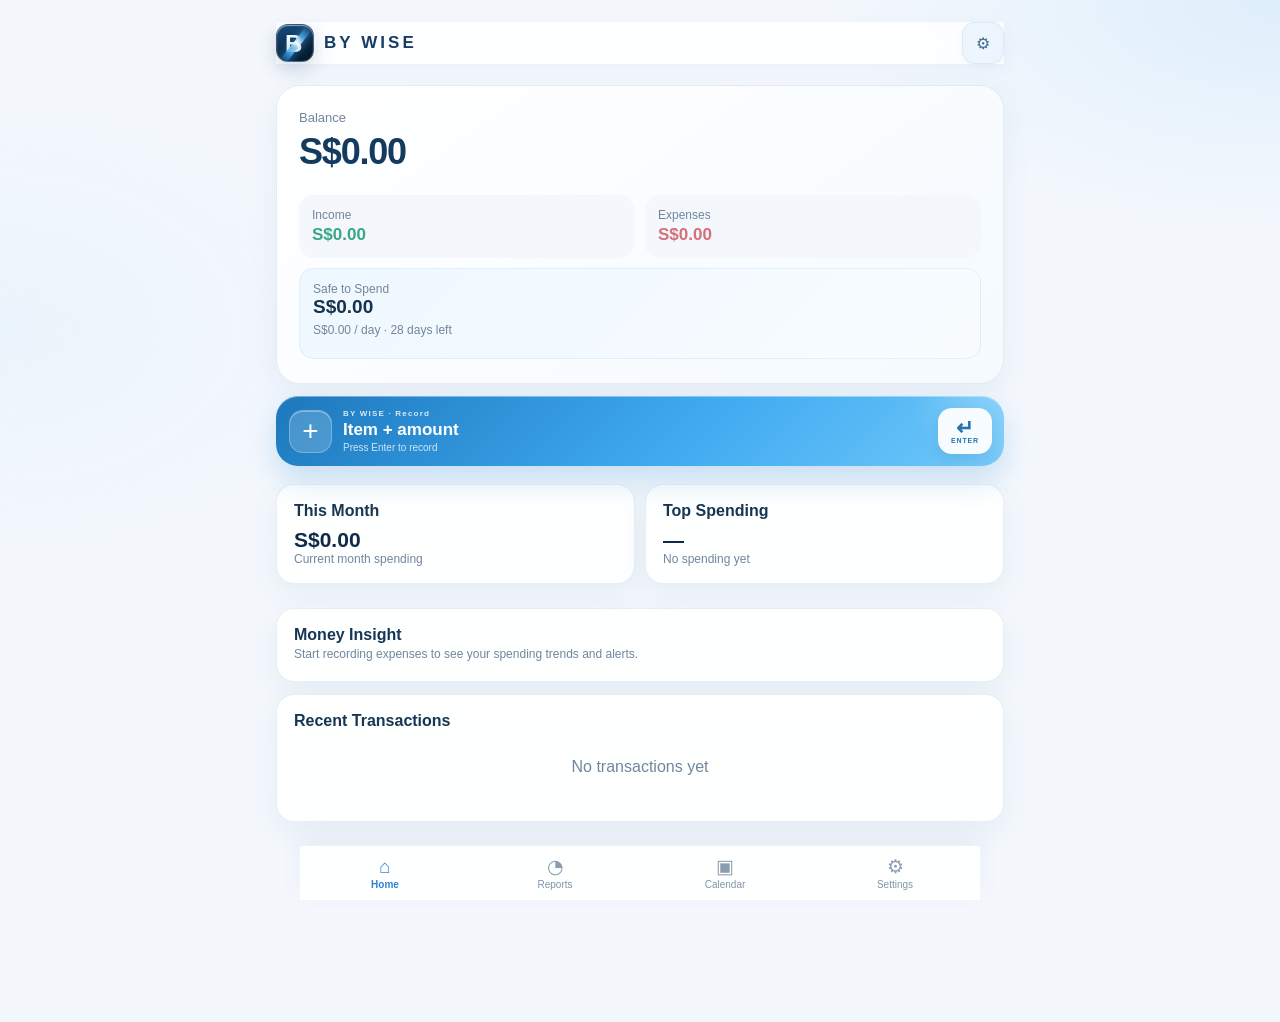
<file: index.html>
<!doctype html><html lang="en"><head><meta charset="utf-8"><meta name="viewport" content="width=device-width,initial-scale=1,viewport-fit=cover"><meta name="theme-color" content="#F4F8FD"><title>BY WISE — Your Money, Understood.</title><style>
:root{--bg:#f6f7f9;--card:#fff;--text:#17191d;--muted:#7b818b;--line:#e8eaee;--accent:#11aeb0;--danger:#d84d5a;--green:#18a66b}*{box-sizing:border-box}body{margin:0;background:var(--bg);color:var(--text);font-family:Inter,-apple-system,BlinkMacSystemFont,"Segoe UI",sans-serif;-webkit-tap-highlight-color:transparent}button,input,select{font:inherit}button{cursor:pointer;touch-action:manipulation;-webkit-appearance:none;appearance:none;pointer-events:auto;position:relative;z-index:1}#app{max-width:680px;margin:auto;padding:18px 16px 96px}.page{display:none}.page.active{display:block}header{display:flex;align-items:center;justify-content:space-between;margin:4px 0 20px}.logo{font-size:22px;font-weight:800;letter-spacing:-.6px}.logo span{color:var(--accent)}.icon-btn{border:0;background:var(--card);width:42px;height:42px;border-radius:13px;box-shadow:0 2px 10px #00000008}.hero{background:var(--card);border:1px solid var(--line);border-radius:22px;padding:24px 22px;margin-bottom:12px}.eyebrow{font-size:13px;color:var(--muted);margin-bottom:6px}.balance{font-size:36px;font-weight:800;letter-spacing:-1.2px}.stats{display:grid;grid-template-columns:1fr 1fr;gap:10px;margin-top:22px}.stat{background:var(--bg);border-radius:15px;padding:13px}.stat b{display:block;font-size:17px;margin-top:3px}.green{color:var(--green)}.red{color:var(--danger)}.safe{margin-top:10px;background:#eaf9f5;border-radius:15px;padding:13px}.safe b{font-size:19px}.record-btn{width:100%;border:0;background:var(--text);color:#fff;border-radius:18px;padding:17px;font-weight:750;font-size:17px;margin:2px 0 18px;box-shadow:0 7px 20px #00000012}.section-title{font-weight:750;font-size:16px}.card{background:var(--card);border:1px solid var(--line);border-radius:18px;padding:17px;margin-bottom:12px}.row{display:flex;justify-content:space-between;align-items:center;gap:10px}.small{font-size:12px;color:var(--muted)}.tx{display:flex;cursor:pointer;touch-action:manipulation;align-items:center;gap:11px;padding:13px 0;border-bottom:1px solid var(--line)}.tx:last-child{border-bottom:0}.tx-icon{width:38px;height:38px;border-radius:12px;background:var(--bg);display:grid;place-items:center}.tx-main{flex:1;min-width:0}.tx-main b{display:block;white-space:nowrap;overflow:hidden;text-overflow:ellipsis}.amount{font-weight:750}.amount.expense{color:var(--danger)}.amount.income{color:var(--green)}.nav{position:fixed;pointer-events:auto;bottom:0;left:0;right:0;background:#ffffffee;backdrop-filter:blur(14px);border-top:1px solid var(--line);display:grid;grid-template-columns:repeat(4,1fr);max-width:680px;margin:auto;z-index:20;padding-bottom:env(safe-area-inset-bottom)}.nav button{border:0;background:transparent;padding:11px 4px 10px;color:var(--muted);font-size:11px}.nav button.active{color:var(--text);font-weight:750}.nav-icon{display:block;font-size:20px;margin-bottom:2px}.page-title{font-size:25px;font-weight:800;margin:5px 0 18px}.filter{display:flex;gap:8px}.btn{border:1px solid var(--line);background:var(--card);border-radius:12px;padding:10px 13px;color:var(--text)}.btn.primary{background:var(--text);color:#fff;border-color:var(--text)}.btn.active{background:var(--text);color:#fff}.btn.danger{color:var(--danger)}.summary{display:grid;grid-template-columns:1fr 1fr;gap:10px}.summary .card{margin:0}.donut{width:180px;height:180px;border-radius:50%;margin:18px auto;display:grid;place-items:center;background:conic-gradient(var(--accent) 0 35%,#64748b 35% 55%,#f59e0b 55% 72%,#a78bfa 72% 84%,#d1d5db 84% 100%);position:relative}.donut:after{content:"";position:absolute;width:108px;height:108px;background:var(--card);border-radius:50%}.donut span{position:relative;z-index:1;font-weight:800;text-align:center}.bar{margin:13px 0}.bar-top{display:flex;justify-content:space-between;font-size:13px}.track{height:7px;background:var(--bg);border-radius:10px;overflow:hidden;margin-top:6px}.track i{display:block;height:100%;background:var(--accent);border-radius:10px}.calendar-head{display:flex;justify-content:space-between;align-items:center;margin-bottom:13px}.calendar-head button{width:40px;height:40px;border:1px solid var(--line);background:var(--card);border-radius:12px}.cal{display:grid;grid-template-columns:repeat(7,1fr);gap:5px}.dow{text-align:center;font-size:11px;color:var(--muted);padding:4px}.day{min-height:52px;border:1px solid var(--line);background:var(--card);border-radius:11px;padding:6px;text-align:left}.day.muted{opacity:.35}.day.selected{outline:2px solid var(--accent)}.day strong{font-size:12px}.day .spend{display:block;color:var(--danger);font-size:10px;margin-top:5px;white-space:nowrap;overflow:hidden}.field{margin-bottom:14px}.field label{display:block;font-size:13px;color:var(--muted);margin-bottom:7px}.field input,.field select{width:100%;border:1px solid var(--line);background:var(--card);color:var(--text);border-radius:13px;padding:13px;outline:none}.field input:focus,.field select:focus{border-color:var(--accent)}.big-amount{font-size:30px!important;font-weight:800;text-align:center;padding:17px!important}.type-switch{display:grid;grid-template-columns:1fr 1fr;gap:8px}.actions{display:flex;gap:8px;margin-top:18px}.actions .btn{flex:1}.modal-bg{position:fixed;inset:0;background:#0007;display:none;align-items:flex-end;z-index:1000;pointer-events:none}.modal-bg.show{display:flex;pointer-events:auto}.modal{width:100%;pointer-events:auto;max-width:680px;margin:auto auto 0;background:var(--card);border-radius:24px 24px 0 0;padding:20px 18px calc(20px + env(safe-area-inset-bottom));max-height:90vh;overflow:auto;position:relative}.close{position:absolute;right:16px;top:14px;border:0;background:var(--bg);width:36px;height:36px;border-radius:11px;font-size:22px}.auto{border:1px solid var(--line);background:var(--bg);border-radius:12px;padding:11px 13px;font-size:13px;margin-top:-3px;margin-bottom:14px}.empty{text-align:center;color:var(--muted);padding:28px 10px}.setting{display:flex;align-items:center;justify-content:space-between;padding:14px 0;border-bottom:1px solid var(--line)}.setting:last-child{border-bottom:0}.dark{--bg:#101214;--card:#191c20;--text:#f4f5f7;--muted:#9aa1ab;--line:#292e35;color-scheme:dark}.dark .nav{background:#191c20ee}.dark input,.dark select{color-scheme:dark}.dark .modal{color:var(--text)}.dark .safe{background:#17352f}.dark .record-btn,.dark .btn.primary,.dark .btn.active{background:#f4f5f7;color:#101214;border-color:#f4f5f7}.dark .icon-btn,.dark .close{color:var(--text)}.toast{position:fixed;left:50%;bottom:82px;transform:translateX(-50%);background:var(--text);color:var(--card);padding:10px 15px;border-radius:12px;font-size:13px;z-index:80;opacity:0;pointer-events:none;transition:.2s}.toast.show{opacity:1}
.field:first-child input#smartInput{font-size:17px;font-weight:650;padding:15px}.record-btn{min-height:56px;transition:transform .12s ease,box-shadow .12s ease}.record-btn:active{transform:scale(.985);box-shadow:0 3px 12px #00000010}.btn,.record-btn,.icon-btn,.day,.nav button{user-select:none;-webkit-user-select:none;-webkit-touch-callout:none}.btn:focus-visible,.record-btn:focus-visible,.icon-btn:focus-visible,.day:focus-visible,.nav button:focus-visible,input:focus-visible,select:focus-visible{outline:3px solid #11aeb055;outline-offset:2px}
.dash-grid{display:grid;grid-template-columns:1fr 1fr;gap:10px;margin-bottom:12px}.dash-card{margin-bottom:12px}.dash-big{font-size:21px;font-weight:800;margin-top:8px}.dash-percent{font-size:20px;font-weight:800}.dash-track{margin-top:14px}.dash-track i{transition:width .3s ease}@media(max-width:430px){.dash-grid{grid-template-columns:1fr 1fr}.dash-big{font-size:19px}}
/* V17 calendar correction editor */
.bw-edit-wrap{display:flex;flex-direction:column;gap:14px}
.bw-edit-hint{padding:12px 13px;border:1px solid var(--line);border-radius:14px;background:var(--bg);font-size:12px;line-height:1.6;color:var(--muted)}
.bw-edit-grid{display:grid;grid-template-columns:1fr 1fr;gap:12px}
.bw-edit-grid label{display:flex;flex-direction:column;gap:6px;font-size:12px;color:var(--muted)}
.bw-edit-grid input,.bw-edit-grid select{width:100%;box-sizing:border-box;padding:11px 12px;border:1px solid var(--line);border-radius:11px;background:var(--card);color:var(--text);font:inherit;outline:none}
.bw-edit-grid input:focus,.bw-edit-grid select:focus{border-color:var(--accent);box-shadow:0 0 0 3px rgba(17,174,176,.12)}
.bw-edit-auto{padding:10px 12px;border-radius:11px;background:rgba(17,174,176,.08);border:1px solid rgba(17,174,176,.18);font-size:12px;color:var(--text)}
.bw-edit-actions{display:flex;justify-content:flex-end;gap:8px;padding-top:2px}
.bw-edit-actions .danger{margin-right:auto}
@media(max-width:560px){.bw-edit-grid{grid-template-columns:1fr}.bw-edit-actions{flex-wrap:wrap}.bw-edit-actions .danger{margin-right:0}}
.dark .bw-edit-hint{background:#15181c;color:#aeb6c2}.dark .bw-edit-auto{background:rgba(80,190,210,.10);border-color:rgba(80,190,210,.24)}
</style>
<style id="bunexa-v92-quick-record-css">
/* BYWISE V9.2 — Quick Record 3-second UX */
#quickRecordInput:focus, #quickRecordInput:focus-visible {
  outline: 3px solid rgba(0,160,255,.28) !important;
  outline-offset: 2px;
}
.bunexa-v92-status {
  font-size: 12px;
  opacity: .72;
  margin-top: 6px;
  min-height: 16px;
}
.bunexa-v92-chip {
  display:inline-flex; align-items:center; gap:6px;
  border:1px solid rgba(127,127,127,.22);
  border-radius:999px; padding:5px 9px; margin:4px 4px 0 0;
  font-size:12px; cursor:pointer; background:transparent;
}
.bunexa-v92-chip:hover { transform: translateY(-1px); }
.bunexa-v92-confirm {
  border:1px solid rgba(127,127,127,.22);
  border-radius:12px; padding:10px; margin-top:8px;
}
</style>


<style id="bunexa-v93-smart-preview-css">
.bunexa-v93-preview{
  margin-top:8px;padding:10px 12px;border:1px solid rgba(127,127,127,.22);
  border-radius:14px;display:none;font-size:13px;line-height:1.45;
}
.bunexa-v93-preview .v93-row{display:flex;justify-content:space-between;gap:10px;align-items:center}
.bunexa-v93-preview .v93-main{font-weight:650}
.bunexa-v93-preview .v93-meta{opacity:.72;margin-top:3px}
.bunexa-v93-preview .v93-low{opacity:.65}
.bunexa-v93-preview .v93-dot{display:inline-block;width:7px;height:7px;border-radius:50%;margin-right:6px;background:currentColor}
</style>





<style id="bunexa-v102-bilingual-css">
.bunexa-v102-en,.bunexa-v102-zh{display:inline}
html[lang="zh"] .bunexa-v102-en{display:none}
html[lang="en"] .bunexa-v102-zh{display:none}
</style>


<style id="bunexa-v103-category-collapse-css">
.bunexa-v103-cat-wrap{margin-top:18px}
.bunexa-v103-cat-toggle{
  width:100%;display:flex;align-items:center;justify-content:space-between;gap:12px;
  border:1px solid var(--line);background:var(--card);color:var(--text);
  border-radius:15px;padding:13px 14px;text-align:left;
}
.bunexa-v103-cat-toggle:active{transform:scale(.995)}
.bunexa-v103-cat-left{display:flex;align-items:center;gap:9px;min-width:0}
.bunexa-v103-cat-icon{width:30px;height:30px;border-radius:10px;background:var(--bg);display:grid;place-items:center}
.bunexa-v103-cat-title{font-weight:750}
.bunexa-v103-cat-sub{font-size:11px;color:var(--muted);margin-top:2px}
.bunexa-v103-chevron{font-size:16px;transition:transform .18s ease}
.bunexa-v103-cat-toggle.open .bunexa-v103-chevron{transform:rotate(180deg)}
.bunexa-v103-cat-panel{display:none;margin-top:10px}
.bunexa-v103-cat-panel.open{display:block}
.bunexa-v103-cat-panel .bunexa-v101-budget-grid{margin-top:0}
</style>

<style id="bunexa-v105-quick-record-css">
.bunexa-v105-record-box{position:relative}
.bunexa-v105-preview{
  margin-top:8px;border:1px solid var(--line);background:var(--bg);
  border-radius:12px;padding:9px 11px;font-size:12px;display:none;
}
.bunexa-v105-preview.show{display:block}
.bunexa-v105-preview-row{display:flex;justify-content:space-between;gap:8px;align-items:center}
.bunexa-v105-preview-main{font-weight:700}
.bunexa-v105-preview-sub{color:var(--muted);font-size:11px;margin-top:3px}
.bunexa-v105-confidence{font-size:10px;border-radius:999px;padding:3px 7px;border:1px solid var(--line);white-space:nowrap}
.bunexa-v105-confidence.high{opacity:.95}
.bunexa-v105-confidence.mid{opacity:.8}
.bunexa-v105-confidence.low{opacity:.65}
.bunexa-v105-recent{display:flex;gap:6px;overflow-x:auto;margin-top:8px;padding-bottom:2px}
.bunexa-v105-recent button{
  flex:0 0 auto;border:1px solid var(--line);background:var(--card);color:var(--text);
  border-radius:999px;padding:6px 9px;font-size:11px
}
.bunexa-v105-confirm{
  margin-top:8px;border:1px solid var(--line);background:var(--card);
  border-radius:12px;padding:9px 10px;display:none
}
.bunexa-v105-confirm.show{display:block}
.bunexa-v105-confirm-title{font-weight:700;font-size:12px}
.bunexa-v105-confirm-actions{display:flex;gap:7px;margin-top:7px}
.bunexa-v105-confirm-actions button{flex:1}
</style>

<style id="bunexa-v11-safe-css">
.bunexa-v11-safe-card{cursor:pointer}
.bunexa-v11-safe-details{margin-top:10px;display:grid;gap:7px}
.bunexa-v11-safe-row{display:flex;justify-content:space-between;gap:12px;font-size:12px}
.bunexa-v11-safe-row span:first-child{color:var(--muted)}
.bunexa-v11-safe-main{font-size:28px;font-weight:850;margin-top:7px}
.bunexa-v11-safe-note{font-size:11px;color:var(--muted);margin-top:4px}
</style>

<style id="bunexa-v12-reports-css">
.bunexa-v12-wrap{display:grid;gap:12px}
.bunexa-v12-grid{display:grid;grid-template-columns:repeat(2,minmax(0,1fr));gap:10px}
.bunexa-v12-stat{border:1px solid var(--line);border-radius:14px;padding:12px;background:var(--card)}
.bunexa-v12-label{font-size:11px;color:var(--muted)}
.bunexa-v12-value{font-size:20px;font-weight:800;margin-top:4px}
.bunexa-v12-card{border:1px solid var(--line);border-radius:15px;padding:13px;background:var(--card)}
.bunexa-v12-card h3{margin:0 0 10px;font-size:14px}
.bunexa-v12-bar{height:8px;border-radius:99px;background:var(--bg);overflow:hidden}
.bunexa-v12-bar>i{display:block;height:100%;background:currentColor;border-radius:99px}
.bunexa-v12-cat{display:grid;gap:8px}
.bunexa-v12-catrow{display:grid;grid-template-columns:92px 1fr 65px;gap:8px;align-items:center;font-size:11px}
.bunexa-v12-catrow b{text-align:right}
.bunexa-v12-insight{padding:9px 10px;border:1px solid var(--line);border-radius:11px;font-size:12px}
@media(max-width:600px){.bunexa-v12-grid{grid-template-columns:1fr 1fr}.bunexa-v12-catrow{grid-template-columns:82px 1fr 60px}}
</style>

<style id="bunexa-v13-global-ui-css">
.v13-zh{display:none}
html[data-lang="zh"] .v13-en{display:none}
html[data-lang="zh"] .v13-zh{display:inline}
.v13-ui-note{font-size:11px;color:var(--muted);margin-top:4px}
.v13-empty{padding:16px 10px;text-align:center;color:var(--muted);font-size:12px}
.v13-focus:focus-visible{outline:2px solid currentColor;outline-offset:2px}
button,input,select,textarea{font-family:inherit}
</style>

<style>
.bunexa-v14-recognition{margin-top:8px;border:1px solid var(--line);border-radius:12px;padding:9px 11px;background:var(--bg);font-size:12px;display:none}
.bunexa-v14-recognition.show{display:block}
.bunexa-v14-recognition-row{display:flex;justify-content:space-between;gap:8px;align-items:center}
.bunexa-v14-recognition-label{font-weight:750}.bunexa-v14-recognition-detail{font-size:11px;color:var(--muted);margin-top:3px}
.bunexa-v14-tag{font-size:10px;border:1px solid var(--line);border-radius:999px;padding:3px 7px}
</style>



<style id="bunexa-v16-css">
.v16-toast{position:fixed;left:50%;bottom:24px;transform:translate(-50%,20px);opacity:0;pointer-events:none;z-index:99999;padding:12px 16px;border-radius:14px;background:#111;color:#fff;font-size:14px;box-shadow:0 8px 30px rgba(0,0,0,.18);transition:.22s}
.v16-toast.show{opacity:1;transform:translate(-50%,0)}
</style>











<style id="bunexa-v22-css">
.v22-notice{position:fixed;left:50%;bottom:18px;transform:translate(-50%,20px);opacity:0;pointer-events:none;z-index:99999;padding:11px 15px;border-radius:13px;background:#111;color:#fff;font-size:13px;transition:.22s;max-width:calc(100vw - 28px);text-align:center}
.v22-notice.show{opacity:1;transform:translate(-50%,0)}
</style>

<style id="bunexa-v23-css">
.v23-tools{display:flex;flex-wrap:wrap;gap:8px;margin:10px 0}
.v23-input,.v23-select{min-height:40px;border:1px solid rgba(127,127,127,.25);border-radius:12px;padding:8px 10px;background:transparent;color:inherit;box-sizing:border-box}
.v23-input{flex:1;min-width:180px}.v23-select{min-width:130px}
.v23-results{margin-top:8px;font-size:12px;opacity:.78}
.v23-hidden{display:none!important}
</style>
<style id="bunexa-v24-css">
.v24-live{position:fixed;left:50%;bottom:18px;transform:translate(-50%,20px);opacity:0;pointer-events:none;z-index:99999;padding:11px 15px;border-radius:13px;background:#111;color:#fff;font-size:13px;transition:.2s;max-width:calc(100vw - 28px);text-align:center}
.v24-live.show{opacity:1;transform:translate(-50%,0)}
.v24-empty{padding:22px 14px;text-align:center;opacity:.68;border:1px dashed rgba(127,127,127,.25);border-radius:14px;margin:10px 0}
@media(max-width:640px){button{min-height:42px}button,input,select,textarea{font-size:16px}}
@media(prefers-reduced-motion:reduce){*,*::before,*::after{animation-duration:.001ms!important;transition-duration:.001ms!important;scroll-behavior:auto!important}}
</style><style id="bunexa-final-css">
.bunexa-final-quick{display:flex;gap:8px;align-items:center;margin:10px 0;padding:10px;border:1px solid rgba(127,127,127,.18);border-radius:18px;background:rgba(127,127,127,.04)}
.bunexa-final-quick input{flex:1;min-width:0;border:0;outline:0;background:transparent;color:inherit;font-size:16px;padding:8px}
.bunexa-final-quick button{min-height:42px;padding:0 16px;border:0;border-radius:13px;cursor:pointer;font-weight:650}
.bunexa-final-preview{margin-top:6px;padding:9px 12px;border-radius:12px;background:rgba(127,127,127,.07);font-size:13px}
.bunexa-final-preview .line{display:flex;justify-content:space-between;gap:10px;padding:2px 0}
.bunexa-final-butler{margin:12px 0;padding:16px;border-radius:20px;background:rgba(127,127,127,.06)}
.bunexa-final-butler .headline{font-size:18px;font-weight:750}.bunexa-final-butler .sub{opacity:.68;font-size:12px;margin-top:3px}
.bunexa-final-butler .metric{font-size:30px;font-weight:800;margin-top:8px}
.bunexa-final-insight{margin-top:9px;padding:10px 12px;border-radius:13px;background:rgba(127,127,127,.07);font-size:13px}
.bunexa-final-toast{position:fixed;left:50%;bottom:18px;transform:translate(-50%,20px);opacity:0;pointer-events:none;z-index:99999;padding:11px 15px;border-radius:13px;background:#111;color:#fff;font-size:13px;transition:.2s;max-width:calc(100vw - 28px);text-align:center}
.bunexa-final-toast.show{opacity:1;transform:translate(-50%,0)}
@media(max-width:640px){.bunexa-final-quick{padding:8px}.bunexa-final-quick button{padding:0 13px}}
</style><style id="bunexa-v25-layout-css">
/* V25: keep the native Record button as the single primary entry point. */
.record-btn{margin:8px 0 16px;min-height:60px;font-size:18px}
@media(max-width:430px){.record-btn{min-height:58px;font-size:17px}}</style><style id="bunexa-calendar-simple-css">.calendar-add-btn{margin:0 0 14px;min-height:48px;font-size:15px;border-radius:14px}.bunexa-v102-en,.bunexa-v102-zh{display:inline}html[lang="zh"] .bunexa-v102-en{display:none}html[lang="en"] .bunexa-v102-zh{display:none}</style><style id="bunexa-settings-bilingual-css">
.bunexa-v102-en,.bunexa-v102-zh{display:inline}
html[lang="zh"] .bunexa-v102-en{display:none}
html[lang="en"] .bunexa-v102-zh{display:none}
</style>
<style id="bunexa-minimal-reports">
/* BY WISE — minimal Reports */
#reports .page-title{margin-bottom:12px}
#reports .card{box-shadow:none;border:1px solid rgba(127,127,127,.16)}
#reports .bunexa-v101-reports-wrap{max-width:720px;margin:0 auto}
#reports .bunexa-v101-period-toggle{display:flex;gap:6px;margin:0 0 14px}
#reports .bunexa-v101-period-toggle button{flex:1;border:1px solid rgba(127,127,127,.18);background:transparent;border-radius:10px;padding:9px 10px}
#reports .bunexa-v101-period-toggle button.active{background:var(--accent,#111);color:#fff;border-color:var(--accent,#111)}
#reports .bunexa-v101-total-card{padding:20px;text-align:left}
#reports .bunexa-v101-total-card .bunexa-v101-total-label{font-size:13px;opacity:.62}
#reports .bunexa-v101-total-card .bunexa-v101-total-value{font-size:34px;font-weight:700;line-height:1.15;margin-top:5px}
#reports .bunexa-v101-chart-row{display:flex;align-items:center;gap:18px;margin-top:14px}
#reports .bunexa-v101-donut{width:116px;height:116px;flex:0 0 116px}
#reports .bunexa-v101-legend{flex:1;display:flex;flex-direction:column;gap:7px;font-size:13px}
#reports .bunexa-v101-legend>div{display:flex;justify-content:space-between;gap:12px}
#reports .bunexa-v101-legend .dot{width:8px;height:8px;border-radius:50%;display:inline-block;margin-right:7px}
#reports .bunexa-v101-stats{display:grid;grid-template-columns:1fr 1fr;gap:10px;margin-top:14px}
#reports .bunexa-v101-stat{padding:14px}
#reports .bunexa-v101-stat .small{opacity:.6;font-size:12px}
#reports .bunexa-v101-stat strong{display:block;font-size:18px;margin-top:3px}
#reports .bunexa-v101-section{margin-top:14px}
#reports .bunexa-v101-section h3{font-size:15px;margin:0 0 9px}
#reports .bunexa-v101-category-list{display:flex;flex-direction:column;gap:0}
#reports .bunexa-v101-category-row{display:flex;align-items:center;justify-content:space-between;padding:11px 0;border-bottom:1px solid rgba(127,127,127,.11)}
#reports .bunexa-v101-category-row:last-child{border-bottom:0}
#reports .bunexa-v101-category-name{font-size:13px}
#reports .bunexa-v101-category-amount{font-weight:600;font-size:13px}
#reports .bunexa-v101-insight{padding:14px;margin-top:14px}
#reports .bunexa-v101-insight h3{margin:0 0 5px;font-size:14px}
#reports .bunexa-v101-insight p{margin:0;font-size:13px;line-height:1.5;opacity:.75}
@media(max-width:560px){
  #reports .bunexa-v101-chart-row{gap:12px}
  #reports .bunexa-v101-donut{width:96px;height:96px;flex-basis:96px}
  #reports .bunexa-v101-total-value{font-size:30px}
}
</style>


<style id="bunexa-minimal-reports-hide">

</style>


<style id="bunexa-reports-final">
#reports .bunexa-v101-chart-row{align-items:center;gap:24px}
#reports .bunexa-v101-donut{width:180px;height:180px;flex:0 0 180px}
#reports .bunexa-v101-legend{gap:10px}
#reports .bunexa-v101-legend>div{padding:3px 0}
#reports .bunexa-v101-legend .dot{width:10px;height:10px}
#reports .bunexa-v101-stats{margin-top:16px}
#reports .bunexa-v101-category-list{max-height:320px;overflow:auto}
@media(max-width:560px){
  #reports .bunexa-v101-chart-row{gap:14px}
  #reports .bunexa-v101-donut{width:140px;height:140px;flex-basis:140px}
}
</style>


<style id="bunexa-reports-final-hide">
#reports .bunexa-v101-period-toggle{display:none!important}
#reports .bunexa-v101-spending-breakdown,
#reports .bunexa-v101-top-spending,
#reports .bunexa-v101-smart-insights{display:none!important}
</style>

<style id="bunexa-reports-clean-final">
#reports .bunexa-report-total{padding:20px;margin-top:12px}
#reports .bunexa-report-total-value{font-size:36px;font-weight:800;letter-spacing:-1px;margin-top:4px}
#reports .bunexa-report-chart-row{display:flex;align-items:center;gap:24px;margin-top:18px}
#reports .bunexa-report-donut{width:190px;height:190px;flex:0 0 190px;margin:0}
#reports .bunexa-report-legend{flex:1;display:flex;flex-direction:column;gap:9px;min-width:0}
#reports .bunexa-report-legend-row{display:flex;align-items:center;justify-content:space-between;gap:8px;font-size:12px}
#reports .bunexa-report-legend-left{display:flex;align-items:center;min-width:0}
#reports .bunexa-report-dot{width:9px;height:9px;border-radius:50%;display:inline-block;margin-right:7px;flex:0 0 9px}
#reports .bunexa-report-legend-name{white-space:nowrap;overflow:hidden;text-overflow:ellipsis}
#reports .bunexa-report-legend-value{font-weight:700;white-space:nowrap}
#reports .bunexa-report-insight-card{margin-top:12px}
@media(max-width:560px){#reports .bunexa-report-chart-row{gap:14px}#reports .bunexa-report-donut{width:145px;height:145px;flex-basis:145px}#reports .bunexa-report-total-value{font-size:32px}}
</style>

<style id="bunexa-hide-home-budget-progress">
#home .budget-progress,
#home .budget-progress-card,
#home .home-budget-progress,
#home [data-home-budget-progress],
#home [data-section="budget-progress"],
#home .bunexa-budget-progress{display:none!important}
</style>


<style id="bunexa-budget-progress-restored">
#home .bunexa-home-budget-progress{
  margin-top:12px;padding:14px;border:1px solid rgba(127,127,127,.16);
  border-radius:14px;background:var(--card,#fff)
}
#home .bunexa-hbp-head{display:flex;justify-content:space-between;align-items:center;gap:12px}
#home .bunexa-hbp-title{font-size:13px;font-weight:600}
#home .bunexa-hbp-value{font-size:13px;font-weight:700}
#home .bunexa-hbp-track{height:8px;border-radius:99px;background:rgba(127,127,127,.14);overflow:hidden;margin-top:9px}
#home .bunexa-hbp-fill{height:100%;width:0;border-radius:99px;transition:width .2s ease}
#home .bunexa-hbp-sub{margin-top:7px;font-size:11px;opacity:.62}
</style>


<style id="bunexa-quick-record">
#record .bunexa-quick-record{
  max-width:620px;margin:0 auto;padding:16px;border:1px solid rgba(127,127,127,.15);
  border-radius:16px;background:var(--card,#fff)
}
#record .bunexa-quick-record h3{margin:0 0 6px;font-size:17px}
#record .bunexa-quick-record .hint{font-size:12px;opacity:.58;margin-bottom:12px}
#record .bunexa-qr-input{
  width:100%;box-sizing:border-box;border:1px solid rgba(127,127,127,.2);
  border-radius:12px;padding:14px;font-size:16px;background:transparent;outline:none
}
#record .bunexa-qr-input:focus{border-color:currentColor}
#record .bunexa-qr-status{font-size:12px;min-height:18px;margin-top:8px;opacity:.65}
</style>


<style id="bunexa-budget-v4">
#home .bunexa-budget-card{
  margin-top:12px;padding:16px;border:1px solid rgba(127,127,127,.16);
  border-radius:16px;background:var(--card,#fff)
}
.bunexa-budget-head{display:flex;justify-content:space-between;align-items:center;gap:12px}
.bunexa-budget-title{font-size:14px;font-weight:700}
.bunexa-budget-pct{font-size:13px;font-weight:700}
.bunexa-budget-track{height:9px;border-radius:99px;background:rgba(127,127,127,.13);overflow:hidden;margin-top:10px}
.bunexa-budget-fill{height:100%;width:0;border-radius:99px;transition:width .2s}
.bunexa-budget-nums{display:flex;justify-content:space-between;margin-top:7px;font-size:12px;opacity:.66}
.bunexa-budget-alloc{margin-top:14px;display:grid;grid-template-columns:repeat(2,1fr);gap:8px}
.bunexa-budget-item{padding:10px;border-radius:12px;background:rgba(127,127,127,.07)}
.bunexa-budget-item span{display:block;font-size:11px;opacity:.62}
.bunexa-budget-item strong{display:block;font-size:14px;margin-top:3px}
.bunexa-budget-note{margin-top:10px;font-size:11px;line-height:1.45;opacity:.62}
#settings .bunexa-budget-manager{margin-top:14px;padding:14px;border:1px solid rgba(127,127,127,.15);border-radius:14px}
#settings .bunexa-budget-manager h4{margin:0 0 4px;font-size:14px}
#settings .bunexa-budget-manager p{margin:0 0 10px;font-size:12px;opacity:.62;line-height:1.45}
#settings .bunexa-budget-total{display:flex;justify-content:space-between;padding:10px 0;border-bottom:1px solid rgba(127,127,127,.11);font-size:13px}
#settings .bunexa-budget-allocation-row{display:grid;grid-template-columns:1fr 88px;gap:8px;align-items:center;padding:7px 0}
#settings .bunexa-budget-allocation-row span{font-size:12px}
#settings .bunexa-budget-allocation-row input{width:100%;box-sizing:border-box;padding:8px;border:1px solid rgba(127,127,127,.18);border-radius:9px;background:transparent}
@media(max-width:560px){#settings .bunexa-budget-allocation-row{grid-template-columns:1fr 78px}}
</style>


<style id="bunexa-record-v4">
#record .bunexa-fast-record{max-width:680px;margin:18px auto 0}
#record .bunexa-fast-record-box{
  display:flex;align-items:center;gap:8px;padding:6px 7px 6px 14px;
  border:1px solid rgba(127,127,127,.2);border-radius:16px;
  background:var(--card,#fff);box-shadow:0 2px 12px rgba(0,0,0,.035)
}
#record .bunexa-fast-record-box:focus-within{border-color:rgba(0,80,184,.55);box-shadow:0 0 0 3px rgba(0,80,184,.08)}
#record #bunexaQuickRecordInput{flex:1;min-width:0;border:0;outline:0;background:transparent;padding:11px 0;font-size:16px}
#record .bunexa-fast-record-hint{font-size:12px;opacity:.55;margin:9px 3px}
#record .bunexa-record-done{font-size:12px;opacity:0;transition:opacity .15s;white-space:nowrap}
#record .bunexa-record-done.show{opacity:.7}
</style>


<style id="bunexa-budget-v5">
#home .bunexa-category-budget-card{margin-top:12px;padding:15px;border:1px solid rgba(127,127,127,.16);border-radius:16px;background:var(--card,#fff)}
#home .bunexa-cb-title{font-size:14px;font-weight:700;margin-bottom:10px}
#home .bunexa-cb-row{padding:10px 0;border-top:1px solid rgba(127,127,127,.10)}
#home .bunexa-cb-top{display:flex;justify-content:space-between;gap:10px;align-items:center}
#home .bunexa-cb-name{font-size:13px;font-weight:600}
#home .bunexa-cb-remain{font-size:13px;font-weight:700}
#home .bunexa-cb-remain.over{color:#d64545}
#home .bunexa-cb-track{height:6px;border-radius:99px;background:rgba(127,127,127,.12);overflow:hidden;margin-top:7px}
#home .bunexa-cb-fill{height:100%;border-radius:99px;background:currentColor}
#home .bunexa-cb-meta{display:flex;justify-content:space-between;margin-top:5px;font-size:11px;opacity:.58}
</style>


<style id="bunexa-record-v5">
#modalBg .bunexa-record-minimal{padding:4px 0 0}
#modalBg .bunexa-record-minimal .bunexa-record-input{
  width:100%;box-sizing:border-box;border:1px solid var(--line);border-radius:14px;
  padding:15px 16px;font-size:17px;outline:none;background:var(--card);color:var(--text)
}
#modalBg .bunexa-record-minimal .bunexa-record-input:focus{
  border-color:#0751B8;box-shadow:0 0 0 3px rgba(7,81,184,.10)
}
#modalBg .bunexa-record-minimal .bunexa-record-hint{font-size:12px;opacity:.55;margin-top:9px}
#modalBg .bunexa-record-minimal .bunexa-record-feedback{height:18px;font-size:12px;opacity:.7;margin-top:8px}
</style>


<style id="bunexa-quick-record-premium">
#modalBg .bunexa-qr-premium{padding:2px 0 4px}
#modalBg .bunexa-qr-label{font-size:12px;opacity:.55;margin:0 0 9px}
#modalBg .bunexa-qr-shell{
  position:relative;display:flex;align-items:center;gap:10px;
  padding:5px 7px 5px 16px;border:1px solid rgba(127,127,127,.20);
  border-radius:18px;background:var(--card);box-shadow:0 8px 30px rgba(0,0,0,.06);
  transition:.18s ease;
}
#modalBg .bunexa-qr-shell:focus-within{
  border-color:#0751B8;box-shadow:0 0 0 4px rgba(7,81,184,.10),0 10px 30px rgba(0,0,0,.07)
}
#modalBg .bunexa-qr-symbol{display:none;
  width:28px;height:28px;border-radius:9px;display:grid;place-items:center;
  background:linear-gradient(135deg,#0B63D8,#0751B8);color:#fff;font-size:15px;font-weight:700;flex:0 0 28px
}
#modalBg #bunexaQuickRecordInput{
  flex:1;min-width:0;border:0;outline:0;background:transparent;color:var(--text);
  font-size:18px;font-weight:500;padding:12px 0
}
#modalBg .bunexa-qr-enter{
  font-size:10px;letter-spacing:.04em;text-transform:uppercase;opacity:.45;
  border:1px solid rgba(127,127,127,.16);border-radius:8px;padding:6px 7px;white-space:nowrap
}
#modalBg .bunexa-qr-examples{font-size:11px;opacity:.48;margin:9px 2px 0;line-height:1.5}
#modalBg .bunexa-qr-detect{
  margin-top:10px;padding:9px 11px;border-radius:11px;background:rgba(7,81,184,.07);
  font-size:12px;display:none
}
#modalBg .bunexa-qr-detect.show{display:block}
</style>


<style id="bywise-premium-theme">
:root{
  --bywise-navy:#0A2342;
  --bywise-navy-2:#123A67;
  --bywise-blue:#1B5EA8;
  --bywise-sky:#DDEBFA;
  --bywise-ice:#F4F8FC;
  --bywise-ink:#122033;
  --bywise-muted:#6B7788;
  --bywise-line:rgba(10,35,66,.12);
  --bywise-white:#FFFFFF;
  --bywise-success:#2E7D67;
  --bywise-warm:#C99A4A;
}
body{color:var(--bywise-ink)}
header,.topbar,.nav,.app-header{background:var(--bywise-navy)!important}
button.primary,.btn-primary,.save-btn{background:var(--bywise-navy)!important;border-color:var(--bywise-navy)!important}
a,.link,.accent{color:var(--bywise-blue)!important}
.card,.modal,.panel{
  border-color:var(--bywise-line)!important;
  box-shadow:0 8px 28px rgba(10,35,66,.055)!important;
}
input:focus,select:focus,textarea:focus{
  border-color:var(--bywise-blue)!important;
  box-shadow:0 0 0 3px rgba(27,94,168,.10)!important;
}
.bunexa-qr-symbol{
  background:linear-gradient(135deg,#123A67,#0A2342)!important;
}
.bunexa-qr-shell:focus-within{
  border-color:var(--bywise-blue)!important;
  box-shadow:0 0 0 4px rgba(27,94,168,.10),0 10px 30px rgba(10,35,66,.07)!important;
}
.bunexa-cb-fill,.bunexa-budget-fill{background:var(--bywise-blue)!important}
</style>


<style id="bywise-branding">
.bywise-brand{display:flex;align-items:center;gap:9px;font-weight:750;letter-spacing:-.02em}
.bywise-mark{
  width:28px;height:28px;border-radius:9px;display:grid;place-items:center;
  background:linear-gradient(145deg,#163F6C,#081D36);
  color:#F7FBFF;font-size:12px;font-weight:800;
  box-shadow:inset 0 1px 0 rgba(255,255,255,.18),0 4px 12px rgba(10,35,66,.18)
}
.bywise-word{font-size:16px;letter-spacing:.01em;color:var(--bywise-navy)}
.bywise-word span{font-weight:450;opacity:.72}
</style>


<style id="bywise-v2-premium">
:root{
 --bw-bg:#061426;
 --bw-surface:#0B1D33;
 --bw-surface2:#102744;
 --bw-line:rgba(185,214,245,.13);
 --bw-text:#F5F8FC;
 --bw-muted:#8EA2B8;
 --bw-blue:#4DA3FF;
 --bw-blue2:#1477D4;
 --bw-ice:#B9D8F7;
 --bw-gold:#D8B77A;
}
html,body{background:var(--bw-bg)!important;color:var(--bw-text)!important}
body{background-image:radial-gradient(circle at 85% -10%,rgba(45,125,210,.16),transparent 34%),radial-gradient(circle at -10% 50%,rgba(28,91,155,.12),transparent 30%)!important}
header,.topbar,.app-header{background:rgba(6,20,38,.94)!important;border-bottom:1px solid var(--bw-line)!important}
.card,.panel,.modal,.bunexa-category-budget-card,.bunexa-budget-card{
 background:linear-gradient(145deg,rgba(16,39,68,.96),rgba(8,25,44,.96))!important;
 border:1px solid var(--bw-line)!important;
 box-shadow:0 14px 38px rgba(0,0,0,.22)!important;
 color:var(--bw-text)!important;
}
button{border-color:var(--bw-line)!important}
button.primary,.btn-primary,.save-btn{
 background:linear-gradient(135deg,#4DA3FF,#126BC4)!important;
 color:#fff!important;border:0!important;
 box-shadow:0 8px 22px rgba(20,119,212,.28)!important;
}
input,select,textarea{
 background:rgba(3,15,28,.58)!important;color:var(--bw-text)!important;
 border-color:var(--bw-line)!important;
}
input::placeholder{color:#6F849A!important}
input:focus,select:focus,textarea:focus{
 border-color:rgba(77,163,255,.72)!important;
 box-shadow:0 0 0 3px rgba(77,163,255,.10)!important;
}
.small,.muted,.hint{color:var(--bw-muted)!important}
.page-title{color:var(--bw-text)!important}
.bunexa-cb-fill,.bunexa-budget-fill{background:linear-gradient(90deg,#1477D4,#58B2FF)!important}
.bunexa-qr-symbol{
 background:linear-gradient(145deg,#1B6FC2,#081B32)!important;
 box-shadow:inset 0 1px 0 rgba(255,255,255,.25),0 7px 20px rgba(18,107,196,.25)!important
}
.bunexa-qr-shell{
 background:linear-gradient(145deg,rgba(16,39,68,.96),rgba(6,20,38,.96))!important;
 border-color:var(--bw-line)!important
}
.bunexa-qr-shell:focus-within{
 border-color:rgba(77,163,255,.7)!important;
 box-shadow:0 0 0 4px rgba(77,163,255,.10),0 14px 32px rgba(0,0,0,.24)!important
}
.bunexa-budget-item{background:rgba(255,255,255,.035)!important}
.nav button,.bottom-nav button{color:#8297AD!important}
.nav button.active,.bottom-nav button.active{color:#55ADFF!important}
</style>


<style id="bywise-v2-brand">
.bywise-logo{
 display:inline-flex;align-items:center;gap:10px;vertical-align:middle
}
.bywise-symbol{
 width:34px;height:34px;border-radius:11px;display:grid;place-items:center;
 position:relative;overflow:hidden;
 background:linear-gradient(145deg,#163C63,#06172B);
 box-shadow:inset 0 1px 0 rgba(255,255,255,.22),0 8px 22px rgba(0,0,0,.25)
}
.bywise-symbol:before{
 content:"B";font:800 22px/1 Arial,sans-serif;color:#F5F9FF;
 position:absolute;left:8px;top:6px;letter-spacing:-2px
}
.bywise-symbol:after{
 content:"";position:absolute;width:41px;height:7px;border-radius:8px;
 transform:rotate(-52deg);left:-3px;top:14px;
 background:linear-gradient(90deg,rgba(77,163,255,0),#58B2FF 35%,#D9ECFF 55%,rgba(77,163,255,0));
 box-shadow:0 0 10px rgba(77,163,255,.55)
}
.bywise-name{
 font-size:16px;letter-spacing:.12em;font-weight:750;color:#F4F8FC
}
.bywise-name em{font-style:normal;font-weight:450;color:#AFC5DC}
</style>

<link rel="icon" href="icons/bywise-icon.svg">

<style id="bywise-v3-airy">
:root{
 --bw-bg:#F5F9FE;
 --bw-surface:#FFFFFF;
 --bw-surface2:#F0F6FD;
 --bw-line:rgba(18,61,105,.10);
 --bw-text:#102A4A;
 --bw-muted:#71849A;
 --bw-primary:#1769C2;
 --bw-primary2:#4AA3F5;
 --bw-soft:#E5F1FD;
 --bw-green:#36A985;
 --bw-gold:#D2A85A;
}
html,body{background:var(--bw-bg)!important;color:var(--bw-text)!important}
body{
 background:
 radial-gradient(circle at 90% -5%,rgba(92,171,246,.18),transparent 30%),
 radial-gradient(circle at -10% 35%,rgba(183,220,249,.20),transparent 28%)!important;
}
header,.topbar,.app-header{
 background:rgba(255,255,255,.88)!important;
 color:var(--bw-text)!important;
 border-bottom:1px solid var(--bw-line)!important;
 backdrop-filter:blur(14px);
}
.card,.panel,.modal,.bunexa-category-budget-card,.bunexa-budget-card{
 background:rgba(255,255,255,.92)!important;
 border:1px solid var(--bw-line)!important;
 box-shadow:0 8px 28px rgba(28,77,126,.07)!important;
 color:var(--bw-text)!important;
}
button{border-color:var(--bw-line)!important;color:var(--bw-text)}
button.primary,.btn-primary,.save-btn{
 background:linear-gradient(135deg,#4BA7F5,#1769C2)!important;
 color:#fff!important;border:0!important;
 box-shadow:0 8px 20px rgba(23,105,194,.18)!important;
}
input,select,textarea{
 background:#fff!important;color:var(--bw-text)!important;border-color:var(--bw-line)!important;
}
input::placeholder{color:#9AAABD!important}
input:focus,select:focus,textarea:focus{
 border-color:rgba(23,105,194,.48)!important;
 box-shadow:0 0 0 3px rgba(23,105,194,.08)!important;
}
.small,.muted,.hint{color:var(--bw-muted)!important}
.page-title{color:var(--bw-text)!important}
.bunexa-cb-fill,.bunexa-budget-fill{background:linear-gradient(90deg,#1769C2,#5AB4F8)!important}
.bunexa-budget-item{background:#F3F7FC!important}
.nav button,.bottom-nav button{color:#7B8EA4!important}
.nav button.active,.bottom-nav button.active{color:#1769C2!important}
.bunexa-qr-symbol{
 background:linear-gradient(145deg,#1C73CC,#0E4E8F)!important;
 box-shadow:inset 0 1px 0 rgba(255,255,255,.45),0 6px 16px rgba(23,105,194,.16)!important;
}
.bunexa-qr-shell{
 background:#fff!important;border-color:var(--bw-line)!important;
 box-shadow:0 6px 20px rgba(28,77,126,.05)!important;
}
.bunexa-qr-shell:focus-within{
 border-color:rgba(23,105,194,.48)!important;
 box-shadow:0 0 0 4px rgba(23,105,194,.07),0 10px 24px rgba(28,77,126,.08)!important;
}
</style>


<style id="bywise-v3-brand">
.bywise-logo{display:inline-flex;align-items:center;gap:9px;vertical-align:middle}
.bywise-symbol{
 width:31px;height:31px;border-radius:10px;display:grid;place-items:center;position:relative;overflow:hidden;
 background:linear-gradient(145deg,#0F477E,#173F67);
 box-shadow:inset 0 1px 0 rgba(255,255,255,.35),0 5px 14px rgba(19,70,115,.16)
}
.bywise-symbol:before{content:"B";font:800 20px/1 Arial,sans-serif;color:#F8FCFF;position:absolute;left:7px;top:6px;letter-spacing:-2px}
.bywise-symbol:after{
 content:"";position:absolute;width:39px;height:6px;border-radius:8px;transform:rotate(-52deg);
 left:-3px;top:14px;background:linear-gradient(90deg,rgba(74,163,245,0),#8BD1FF 42%,#EAF7FF 58%,rgba(74,163,245,0));
}
.bywise-name{font-size:15px;letter-spacing:.11em;font-weight:750;color:#12385F}
.bywise-name em{font-style:normal;font-weight:450;color:#6A8098}
</style>

<style id="bywise-v4-comfort">
/* BY WISE — comfortable premium visual system */
:root{
  --bw-bg:#F4F8FD;
  --bw-surface:#FFFFFF;
  --bw-surface-soft:#F7FAFE;
  --bw-blue:#2E83D7;
  --bw-blue-deep:#165B9E;
  --bw-blue-soft:#EAF4FE;
  --bw-ink:#17324F;
  --bw-muted:#71869D;
  --bw-line:rgba(38,88,135,.10);
  --bw-green:#39A786;
  --bw-red:#D56F78;
  --bw-shadow:0 10px 30px rgba(37,88,137,.07);
}
html,body{background:var(--bw-bg)!important;color:var(--bw-ink)!important}
body{
  background:
    radial-gradient(700px 360px at 100% 0%,rgba(117,190,246,.17),transparent 65%),
    radial-gradient(560px 360px at 0% 32%,rgba(201,228,249,.22),transparent 65%),
    #F4F8FD!important;
}
#app{max-width:760px!important}
.page{padding-bottom:92px!important}
header{
  background:rgba(255,255,255,.82)!important;
  border-bottom:1px solid rgba(38,88,135,.07)!important;
  box-shadow:0 4px 20px rgba(37,88,137,.035)!important;
  backdrop-filter:blur(16px);
}
.bywise-header-brand{display:flex;align-items:center;gap:10px}
.bywise-header-mark{
  width:34px;height:34px;border-radius:11px;display:grid;place-items:center;
  color:#fff;font-weight:850;font-size:18px;position:relative;overflow:hidden;
  background:linear-gradient(145deg,#174F80,#2F8FDD);
  box-shadow:0 6px 16px rgba(31,111,177,.18),inset 0 1px 0 rgba(255,255,255,.45);
}
.bywise-header-mark:after{
  content:"";position:absolute;width:43px;height:5px;border-radius:10px;
  transform:rotate(-52deg);left:-5px;top:16px;
  background:linear-gradient(90deg,transparent,#9BD8FF 45%,#fff 58%,transparent);
  opacity:.9;
}
.bywise-header-word{
  color:#173D62;font-size:17px;font-weight:800;letter-spacing:.16em;
}
.icon-btn{
  color:#416A8E!important;background:rgba(231,242,252,.72)!important;
  border:1px solid rgba(38,88,135,.08)!important;
}
.hero{
  background:linear-gradient(145deg,rgba(255,255,255,.96),rgba(244,250,255,.96))!important;
  border:1px solid var(--bw-line)!important;
  box-shadow:var(--bw-shadow)!important;
  border-radius:24px!important;
}
.balance{color:#143A5E!important}
.safe{
  background:linear-gradient(135deg,#EFF8FF,#F8FCFF)!important;
  border:1px solid rgba(70,153,215,.11)!important;
  box-shadow:none!important;
}
.green{color:var(--bw-green)!important}
.red{color:var(--bw-red)!important}
.record-btn{
  background:linear-gradient(135deg,#55B1F7,#2779C8)!important;
  box-shadow:0 10px 22px rgba(45,133,208,.18)!important;
  border:0!important;color:#fff!important;
  border-radius:16px!important;
}
.card{
  background:rgba(255,255,255,.90)!important;
  border:1px solid var(--bw-line)!important;
  box-shadow:var(--bw-shadow)!important;
  border-radius:18px!important;
}
.dash-card{transition:transform .18s ease,box-shadow .18s ease}
.dash-card:active{transform:scale(.995)}
.section-title,.page-title{color:#173653!important}
.small,.hint{color:var(--bw-muted)!important}
.nav{
  background:rgba(255,255,255,.90)!important;
  border-top:1px solid rgba(38,88,135,.08)!important;
  box-shadow:0 -8px 26px rgba(37,88,137,.06)!important;
  backdrop-filter:blur(18px);
}
.nav button{color:#8095A9!important}
.nav button.active{color:#2B82D4!important}
.nav-icon{opacity:.92}
input,select,textarea{
  background:#fff!important;color:#17324F!important;
  border:1px solid rgba(38,88,135,.11)!important;
  border-radius:13px!important;
}
input:focus,select:focus,textarea:focus{
  border-color:rgba(46,131,215,.45)!important;
  box-shadow:0 0 0 4px rgba(46,131,215,.08)!important;
}
.btn{
  background:#F3F8FD!important;
  color:#2D5D83!important;
  border:1px solid rgba(38,88,135,.10)!important;
}
.btn.active{
  background:#E4F1FD!important;color:#1765A9!important;border-color:#CFE6F9!important;
}
.setting{
  border-bottom:1px solid rgba(38,88,135,.07)!important;
}
.bunexa-v103-cat-toggle{
  background:#F5FAFF!important;
  border:1px solid rgba(46,131,215,.10)!important;
  border-radius:15px!important;
  color:#173C5D!important;
}
.bunexa-v103-cat-icon{background:#E5F2FD!important;color:#2C83D4!important}
.bunexa-v103-cat-panel{
  background:#FBFDFF!important;
  border-radius:14px!important;
  padding:6px 12px 10px!important;
}
#settings .bunexa-budget-manager{
  background:#F8FBFE!important;
  border-color:rgba(38,88,135,.09)!important;
}
.bunexa-budget-allocation-row input{
  background:#fff!important;
}
.bunexa-category-budget-card{
  background:linear-gradient(145deg,#FFFFFF,#F7FBFF)!important;
  border-color:rgba(38,88,135,.09)!important;
}
.bunexa-cb-fill,.bunexa-budget-fill{
  background:linear-gradient(90deg,#4BA7EE,#76C6F8)!important;
}
.bunexa-cb-track,.bunexa-budget-track{background:#E8F1F8!important}
.bunexa-budget-item{background:#F3F8FD!important}
#modalBg .modal{
  background:#FFFFFF!important;color:#17324F!important;
  border:1px solid rgba(38,88,135,.10)!important;
  box-shadow:0 20px 55px rgba(28,76,120,.16)!important;
  border-radius:22px!important;
}
#modalBg .bunexa-qr-shell{
  background:#F8FBFE!important;
  border-color:rgba(38,88,135,.10)!important;
  box-shadow:none!important;
}
#modalBg .bunexa-qr-symbol{display:none;
  background:linear-gradient(145deg,#3B9BE7,#216AB1)!important;
}
#modalBg .bunexa-qr-detect{
  background:#EDF7FE!important;color:#315F82!important;
}
#modalBg .bunexa-qr-enter{background:#fff!important}
#reports .bunexa-report-total,
#reports .bunexa-report-insight-card{
  background:rgba(255,255,255,.92)!important;
}
#reports .bunexa-report-total-value{color:#173A5C!important}
#reports .bunexa-report-dot{box-shadow:0 0 0 3px rgba(46,131,215,.07)}
#calendar .calendar-head button{
  background:#F0F7FD!important;border-radius:11px!important;color:#2D79B7!important;
}
#calendar .cal .day{
  border-radius:10px!important;
}
#dashBudgetCard{display:none!important}
</style>


<style id="bywise-v5-logo">
.bywise-header-mark{
  width:38px!important;height:38px!important;border-radius:12px!important;
  background:linear-gradient(145deg,#1B568E 0%,#0B2D4D 52%,#071D34 100%)!important;
  box-shadow:
    inset 0 1px 1px rgba(255,255,255,.55),
    inset 0 -7px 16px rgba(0,0,0,.22),
    0 8px 20px rgba(16,69,112,.18)!important;
  border:1px solid rgba(255,255,255,.22);
  font-size:0!important;
}
.bywise-header-mark:before{
  content:"B";position:absolute;left:8px;top:7px;
  font:900 24px/1 Arial,sans-serif;letter-spacing:-3px;
  color:#F8FCFF;
  text-shadow:0 1px 2px rgba(0,0,0,.3);
}
.bywise-header-mark:after{
  content:"";position:absolute;width:49px;height:7px;border-radius:10px;
  transform:rotate(-52deg);left:-6px;top:17px;
  background:linear-gradient(90deg,transparent 0%,#2E8EDB 26%,#A9E2FF 48%,#FFFFFF 56%,#4AA8EB 72%,transparent 100%);
  box-shadow:0 0 10px rgba(79,178,243,.65);
}
.bywise-header-word{
  color:#173D62!important;font-size:17px!important;
  letter-spacing:.18em!important;font-weight:820!important;
}
</style>


<style id="bywise-v5-quick-record">
.bywise-quick-record{padding:2px 0 6px}
.bywise-qr-top{display:flex;justify-content:space-between;align-items:flex-start;margin-bottom:14px}
.bywise-qr-eyebrow{font-size:10px;letter-spacing:.18em;font-weight:800;color:#2D82C9}
.bywise-qr-sub{font-size:14px;color:#71869D;margin-top:4px}
.bywise-qr-status-dot{width:8px;height:8px;border-radius:50%;margin-top:6px;background:#56B5F2;box-shadow:0 0 0 5px rgba(86,181,242,.10),0 0 16px rgba(86,181,242,.35)}
.bywise-qr-input-wrap{
  display:flex;align-items:center;gap:10px;padding:7px 8px 7px 10px;
  border-radius:20px;background:linear-gradient(145deg,#FFFFFF,#F3F8FD);
  border:1px solid rgba(42,119,177,.12);
  box-shadow:0 12px 32px rgba(36,100,153,.09),inset 0 1px 0 rgba(255,255,255,.9);
  transition:.2s ease;
}
.bywise-qr-input-wrap:focus-within{
  border-color:rgba(48,143,218,.40);
  box-shadow:0 0 0 5px rgba(48,143,218,.07),0 15px 35px rgba(36,100,153,.11),inset 0 1px 0 #fff;
  transform:translateY(-1px);
}
.bywise-qr-mini-logo{
  width:35px;height:35px;flex:0 0 35px;border-radius:11px;display:grid;place-items:center;
  position:relative;overflow:hidden;color:#fff;font:900 19px/1 Arial,sans-serif;
  background:linear-gradient(145deg,#1B6EA9,#0B3356);
  box-shadow:inset 0 1px 0 rgba(255,255,255,.5),0 6px 15px rgba(20,86,133,.18);
}
.bywise-qr-mini-logo:after{
  content:"";position:absolute;width:42px;height:5px;transform:rotate(-52deg);
  background:linear-gradient(90deg,transparent,#74C8F8,#fff,#74C8F8,transparent);
  left:-5px;top:16px;opacity:.9;
}
#modalBg #bunexaQuickRecordInput{
  flex:1;min-width:0;border:0!important;outline:0!important;
  background:transparent!important;color:#163A5C!important;
  font-size:19px!important;font-weight:620!important;padding:12px 0!important;
  box-shadow:none!important;
}
#modalBg #bunexaQuickRecordInput::placeholder{color:#9AAABD!important;font-weight:500}
.bywise-qr-enter{
  display:flex;align-items:center;gap:5px;padding:8px 10px;border-radius:10px;
  background:#EDF6FD;border:1px solid #D9EAF7;color:#4E789A;
  font-size:9px;letter-spacing:.08em;font-weight:800;white-space:nowrap;
}
.bywise-qr-enter b{font-size:15px;line-height:1;color:#2D83CD}
.bywise-qr-examples{
  margin:10px 4px 0;font-size:11px;line-height:1.6;color:#8A9CAF;
  white-space:nowrap;overflow:hidden;text-overflow:ellipsis;
}
.bywise-qr-detect{
  margin-top:12px;padding:11px 13px;border-radius:13px;
  background:linear-gradient(135deg,#EEF8FF,#F7FBFF);
  border:1px solid #DCEEF9;color:#2C6087;font-size:12px;
  display:none;box-shadow:0 5px 16px rgba(41,116,170,.05);
}
.bywise-qr-detect.show{display:block}
.bywise-qr-hint{
  margin-top:12px;text-align:center;font-size:10px;color:#93A5B5;letter-spacing:.02em
}
.bywise-qr-hint span{color:#4DB0EA;margin-right:4px}
</style>


<style id="bywise-v6-signature">
.bywise-signature-record{padding:2px 0 4px}
.bw-sr-head{display:flex;justify-content:space-between;align-items:flex-start;margin-bottom:15px}
.bw-sr-kicker{font-size:9px;letter-spacing:.18em;font-weight:850;color:#3B8CCB}
.bw-sr-title{margin-top:5px;font-size:18px;line-height:1.25;font-weight:780;color:#153C60}
.bw-sr-live{font-size:8px;letter-spacing:.12em;font-weight:850;color:#5D7D97;display:flex;align-items:center;gap:5px}
.bw-sr-live i{width:6px;height:6px;border-radius:50%;background:#49B5EA;box-shadow:0 0 0 4px rgba(73,181,234,.10)}
.bw-sr-input{display:flex;align-items:center;gap:9px;padding:7px 8px 7px 9px;border-radius:21px;
 background:linear-gradient(145deg,#fff,#F2F8FD);border:1px solid rgba(34,105,160,.12);
 box-shadow:0 14px 35px rgba(28,86,131,.10),inset 0 1px 0 rgba(255,255,255,.9);transition:.18s}
.bw-sr-input:focus-within{border-color:rgba(54,143,216,.42);box-shadow:0 0 0 5px rgba(54,143,216,.07),0 16px 38px rgba(28,86,131,.12);transform:translateY(-1px)}
.bw-sr-badge{width:37px;height:37px;border-radius:12px;display:grid;place-items:center;flex:0 0 37px;
 color:#fff;font-weight:900;font-size:12px;letter-spacing:-.04em;background:linear-gradient(145deg,#1A6AA4,#0A2E4F);
 box-shadow:inset 0 1px 0 rgba(255,255,255,.5),0 7px 15px rgba(21,85,132,.18);position:relative;overflow:hidden}
.bw-sr-badge:after{content:"";position:absolute;width:47px;height:5px;transform:rotate(-52deg);left:-5px;top:17px;background:linear-gradient(90deg,transparent,#73C9FA,#fff,#73C9FA,transparent);opacity:.85}
#modalBg #bunexaQuickRecordInput{flex:1;min-width:0;border:0!important;background:transparent!important;outline:0!important;box-shadow:none!important;color:#163B5E!important;font-size:18px!important;font-weight:650!important;padding:13px 0!important}
#modalBg #bunexaQuickRecordInput::placeholder{color:#A0AFBD!important;font-weight:500}
.bw-sr-enter{width:48px;height:42px;border-radius:14px;background:#EAF5FD;border:1px solid #D5EAF8;display:flex;flex-direction:column;justify-content:center;align-items:center;flex:0 0 48px;color:#327DB4}
.bw-sr-enter span{font-size:19px;line-height:16px;font-weight:800}.bw-sr-enter small{font-size:7px;letter-spacing:.12em;font-weight:850}
.bw-sr-chips{display:flex;gap:7px;margin:11px 1px 0;overflow:hidden}
.bw-sr-chips button{white-space:nowrap;border:1px solid #DDEBF6!important;background:#F8FBFE!important;color:#5E7890!important;border-radius:999px!important;padding:6px 9px!important;font-size:10px!important;box-shadow:none!important}
.bw-sr-chips button:active{background:#EAF5FD!important;color:#2474AF!important}
.bw-sr-result{display:none;margin-top:12px;padding:10px 12px;border-radius:14px;background:linear-gradient(135deg,#EDF8FF,#F8FCFF);border:1px solid #D9EDF9;box-shadow:0 7px 18px rgba(31,113,167,.05)}
.bw-sr-result.show{display:block}
.bw-result-main{display:flex;align-items:center;gap:9px}.bw-result-check{width:22px;height:22px;border-radius:50%;display:grid;place-items:center;background:#4BAFE8;color:#fff;font-weight:900;font-size:12px}
.bw-result-main span:nth-child(2){display:flex;flex-direction:column;flex:1;min-width:0}.bw-result-main b{font-size:12px;color:#234D6D;white-space:nowrap;overflow:hidden;text-overflow:ellipsis}.bw-result-main small{font-size:10px;color:#6E8AA0;margin-top:2px}.bw-result-main strong{font-size:13px;color:#1E5F91}
.bw-sr-multi{margin-top:10px}.bw-multi-row{display:grid;grid-template-columns:1fr auto;gap:3px 8px;padding:9px 11px;background:#F8FBFE;border:1px solid #E2EDF5;border-bottom:0;font-size:11px}.bw-multi-row:first-child{border-radius:12px 12px 0 0}.bw-multi-row:last-child{border-bottom:1px solid #E2EDF5;border-radius:0 0 12px 12px}.bw-multi-row b{color:#245D88}.bw-multi-row em{grid-column:1/-1;font-style:normal;color:#8A9EAE;font-size:9px}.bw-multi-total{display:flex;justify-content:space-between;padding:9px 11px;margin-top:7px;border-radius:10px;background:#EAF5FD;color:#47728F;font-size:10px}.bw-multi-total b{color:#1F5E91;font-size:12px}
.bw-sr-foot{margin-top:12px;text-align:center;color:#91A5B6;font-size:9px;letter-spacing:.01em}.bw-sr-foot span{color:#4BAFE8;margin-right:3px}
</style>

<style id="bywise-v7-record-page">
/* BY WISE V7 — Record is a first-class product surface */
#records{padding-bottom:94px!important}.bw-record-page{padding:4px 0}.bw-record-head{display:flex;justify-content:space-between;gap:14px;align-items:flex-start;margin:6px 0 18px}.bw-record-kicker{font-size:9px;letter-spacing:.18em;font-weight:850;color:#3B8CCB}.bw-record-title{font-size:22px;line-height:1.18;font-weight:800;color:#153C60;margin-top:6px}.bw-record-sub{font-size:12px;color:#71869D;margin-top:6px}.bw-record-live{font-size:8px;letter-spacing:.12em;font-weight:850;color:#66839C;display:flex;align-items:center;gap:5px;padding-top:6px}.bw-record-live i{width:6px;height:6px;border-radius:50%;background:#49B5EA;box-shadow:0 0 0 4px rgba(73,181,234,.10),0 0 12px rgba(73,181,234,.35)}
.bw-record-input-wrap{display:flex;align-items:center;gap:10px;padding:8px 9px 8px 10px;border-radius:22px;background:linear-gradient(145deg,#fff,#F0F7FD);border:1px solid rgba(31,105,163,.13);box-shadow:0 15px 38px rgba(28,86,131,.10),inset 0 1px 0 #fff;transition:.18s}.bw-record-input-wrap:focus-within{border-color:rgba(46,142,216,.48);box-shadow:0 0 0 5px rgba(46,142,216,.07),0 17px 40px rgba(28,86,131,.13),inset 0 1px 0 #fff;transform:translateY(-1px)}
.bw-record-mark{width:40px;height:40px;flex:0 0 40px;border-radius:13px;display:grid;place-items:center;color:#fff;font:900 12px Arial,sans-serif;background:linear-gradient(145deg,#1D72AE,#092E4F);box-shadow:inset 0 1px 0 rgba(255,255,255,.55),0 7px 16px rgba(20,86,133,.18);position:relative;overflow:hidden}.bw-record-mark:after{content:"";position:absolute;width:50px;height:5px;transform:rotate(-52deg);left:-5px;top:18px;background:linear-gradient(90deg,transparent,#76CDF9,#fff,#76CDF9,transparent)}
#bwRecordInput{flex:1;min-width:0;border:0!important;outline:0!important;background:transparent!important;box-shadow:none!important;color:#163B5E!important;font-size:19px!important;font-weight:650!important;padding:13px 0!important}#bwRecordInput::placeholder{color:#A0AFBD!important;font-weight:500}.bw-record-enter{width:52px;height:44px;border-radius:14px;background:#EAF5FD;border:1px solid #D5EAF8;display:flex;flex-direction:column;align-items:center;justify-content:center;color:#327DB4;flex:0 0 52px}.bw-record-enter span{font-size:20px;font-weight:850;line-height:17px}.bw-record-enter small{font-size:7px;letter-spacing:.12em;font-weight:850}
.bw-record-chips{display:flex;gap:7px;overflow:auto;padding:12px 1px 2px;scrollbar-width:none}.bw-record-chips::-webkit-scrollbar{display:none}.bw-record-chips button{white-space:nowrap;border:1px solid #DDEBF6!important;background:#F8FBFE!important;color:#5E7890!important;border-radius:999px!important;padding:7px 10px!important;font-size:10px!important;box-shadow:none!important}.bw-record-chips button:active{background:#EAF5FD!important;color:#2474AF!important}
.bw-record-preview{margin-top:13px;display:flex;align-items:center;gap:10px;padding:12px 13px;border-radius:15px;background:linear-gradient(135deg,#EDF8FF,#F8FCFF);border:1px solid #D9EDF9;box-shadow:0 7px 18px rgba(31,113,167,.05)}.bw-record-preview:empty{display:none}.bw-preview-check{width:24px;height:24px;border-radius:50%;display:grid;place-items:center;background:#4BAFE8;color:#fff;font-weight:900}.bw-record-preview div:nth-child(2){display:flex;flex-direction:column;flex:1;min-width:0}.bw-record-preview b{font-size:12px;color:#234D6D}.bw-record-preview small{font-size:10px;color:#6E8AA0;margin-top:2px}.bw-record-preview strong{font-size:13px;color:#1E5F91}.bw-record-multi{margin-top:11px}.bw-multi-line{display:grid;grid-template-columns:1fr auto;gap:2px 8px;padding:9px 11px;background:#F8FBFE;border:1px solid #E2EDF5;border-bottom:0;font-size:11px}.bw-multi-line:first-child{border-radius:12px 12px 0 0}.bw-multi-line:last-child{border-bottom:1px solid #E2EDF5;border-radius:0 0 12px 12px}.bw-multi-line b{color:#245D88}.bw-multi-line em{grid-column:1/-1;font-style:normal;color:#8A9EAE;font-size:9px}.bw-record-note{text-align:center;margin:13px 0 23px;color:#91A5B6;font-size:9px}.bw-record-note span{color:#4BAFE8;margin-right:4px}.bw-record-recent-head{display:flex;justify-content:space-between;align-items:center;font-size:15px;font-weight:800;color:#173D60;margin:0 2px 9px}.bw-record-recent-head span:last-child{font-size:10px;color:#91A2B1;font-weight:650}.bw-record-list{padding:6px 14px!important}.bw-record-row{display:flex;align-items:center;gap:11px;padding:13px 1px;border-bottom:1px solid #EAF0F5;cursor:pointer}.bw-record-row:last-child{border-bottom:0}.bw-record-cat{width:38px;height:38px;border-radius:12px;display:grid;place-items:center;background:#EDF6FD;font-size:18px}.bw-record-info{flex:1;min-width:0}.bw-record-info b{display:block;font-size:13px;color:#244967;white-space:nowrap;overflow:hidden;text-overflow:ellipsis}.bw-record-info small{display:block;margin-top:3px;font-size:10px;color:#8A9EAE}.bw-record-row strong{font-size:13px;color:#2A5F86}.bw-record-empty{text-align:center;padding:30px 10px;color:#8A9EAE;font-size:12px}

</style>
<style id="bywise-v9-theme">
:root{
 --bg:#F4F8FD;--card:#FFFFFF;--text:#17324F;--muted:#71869D;--line:rgba(38,88,135,.10);
 --primary:#2E83D7;
}
.dark{
 --bg:#0B1420;--card:#111E2C;--text:#F2F7FC;--muted:#9AAEC1;--line:rgba(190,218,242,.13);
 color-scheme:dark;
}
.dark body{
 background:
 radial-gradient(700px 360px at 100% 0%,rgba(40,115,184,.18),transparent 65%),
 #0B1420!important;color:var(--text)!important;
}
.dark header{background:rgba(17,30,44,.88)!important;border-bottom-color:var(--line)!important}
.dark .card,.dark .hero,.dark .dash-card,.dark .setting-card{
 background:rgba(17,30,44,.94)!important;border-color:var(--line)!important;
 box-shadow:0 12px 32px rgba(0,0,0,.20)!important;color:var(--text)!important;
}
.dark .nav{background:rgba(17,30,44,.94)!important;border-top-color:var(--line)!important}
.dark input,.dark select,.dark textarea{
 background:#0F1B29!important;color:var(--text)!important;border-color:var(--line)!important;
}
.dark input::placeholder{color:#71869D!important}
.dark .btn{background:#16283A!important;color:#C7D8E7!important;border-color:var(--line)!important}
.dark .btn.active{background:#173F62!important;color:#7EC5FF!important;border-color:#255B86!important}
.dark .section-title,.dark .page-title,.dark .balance{color:#F2F7FC!important}
.dark .small,.dark .hint{color:#9AAEC1!important}
.dark .safe{background:#102D2A!important;border-color:rgba(70,180,145,.18)!important}
.dark .record-btn{
 background:linear-gradient(135deg,#4BA7F5,#1769C2)!important;color:#fff!important;
}
.dark .bywise-header-word{color:#EAF5FF!important}
.dark .icon-btn{background:#14283B!important;color:#D5E6F4!important;border-color:var(--line)!important}
.dark .modal{background:#111E2C!important;color:var(--text)!important;border-color:var(--line)!important}
.dark .bw-record-page,.dark .bw-sr-input,.dark .bw-record-input-wrap{
 background:#111E2C!important;color:var(--text)!important;border-color:var(--line)!important;
}
.dark .bw-record-title,.dark .bw-sr-title,.dark .bw-record-info b{color:#F2F7FC!important}
.dark .bw-record-sub,.dark .bw-sr-sub,.dark .bw-record-note,.dark .bw-sr-foot{color:#9AAEC1!important}
.dark .bw-record-chips button,.dark .bw-sr-chips button{
 background:#16283A!important;color:#AFC5D7!important;border-color:var(--line)!important;
}
.dark .bw-record-preview,.dark .bw-sr-result,.dark .bw-record-multi{
 background:#12263A!important;border-color:rgba(100,177,232,.16)!important;color:#D8E8F5!important;
}
.dark .bw-tx-item,.dark .bw-record-row{background:#142332!important;border-color:var(--line)!important}
.dark .bw-cal-card,.dark .bw-cal-day-card{background:#111E2C!important;border-color:var(--line)!important}
.dark .bw-cal-head button,.dark .bw-cal-grid button{background:#16283A!important;color:#D5E6F4!important}
.dark .bw-cal-grid button.muted{color:#53687A!important}
.dark .bw-cal-grid button.today{background:#173F62!important;color:#7EC5FF!important}
.dark .bw-cal-day-title,.dark .bw-cal-row b{color:#F2F7FC!important}
.dark .bw-cal-row span{color:#9AAEC1!important}
</style>


<style id="bywise-v9-quick-polish">
/* Quick Record stays on Home; there is intentionally no fifth Record page. */
.bw-quick-home-label{letter-spacing:.16em;font-size:9px;font-weight:850;color:#3B8CCB}
.record-btn{
 min-height:58px!important;border-radius:18px!important;
 background:linear-gradient(135deg,#55B7F7,#2D83D7)!important;
 box-shadow:0 12px 28px rgba(42,133,208,.20),inset 0 1px 0 rgba(255,255,255,.35)!important;
 font-weight:780!important;letter-spacing:.01em;
}
.dark .record-btn{box-shadow:0 12px 28px rgba(0,0,0,.25),inset 0 1px 0 rgba(255,255,255,.18)!important}
</style>


<style id="bywise-v10-nav">
.nav{grid-template-columns:repeat(4,1fr)!important}
.nav button{min-width:0!important}
.nav button .nav-icon{font-size:19px!important;line-height:1}
.nav button span:last-child{font-size:10px!important;margin-top:4px}
</style>


<style id="bywise-v11-core-record">
.bywise-core-record{
  position:relative;display:flex;align-items:center;justify-content:space-between;gap:12px;
  margin:12px 0 18px;padding:12px 12px 12px 13px;border-radius:22px;cursor:pointer;
  background:linear-gradient(135deg,#1D78BD 0%,#3FAAF0 56%,#70C9FA 100%);
  color:#fff;box-shadow:0 14px 30px rgba(38,132,205,.22),inset 0 1px 0 rgba(255,255,255,.38);
  overflow:hidden;touch-action:manipulation;transition:transform .12s ease,box-shadow .12s ease;
}
.bywise-core-record:before{
  content:"";position:absolute;width:190px;height:190px;border-radius:50%;right:-90px;top:-100px;
  background:radial-gradient(circle,rgba(255,255,255,.24),rgba(255,255,255,0) 68%);
}
.bywise-core-record:active{transform:scale(.985);box-shadow:0 7px 18px rgba(38,132,205,.18)}
.bw-core-left{display:flex;align-items:center;gap:11px;min-width:0;position:relative;z-index:1}
.bw-core-icon{
  width:43px;height:43px;border-radius:14px;display:grid;place-items:center;flex:0 0 43px;
  background:rgba(255,255,255,.18);border:1px solid rgba(255,255,255,.25);
  box-shadow:inset 0 1px 0 rgba(255,255,255,.35);
}
.bw-core-icon span{font-size:28px;font-weight:300;line-height:1}
.bw-core-kicker{font-size:8px;letter-spacing:.15em;font-weight:850;opacity:.82}
.bw-core-title{font-size:17px;font-weight:820;margin-top:2px}
.bw-core-sub{font-size:10px;opacity:.78;margin-top:2px}
.bw-core-enter{
  position:relative;z-index:1;min-width:54px;height:46px;border-radius:14px;
  background:rgba(255,255,255,.94);color:#2475B0;display:flex;flex-direction:column;
  align-items:center;justify-content:center;box-shadow:0 6px 14px rgba(0,50,90,.10);
}
.bw-core-enter b{font-size:21px;line-height:18px}.bw-core-enter small{font-size:7px;letter-spacing:.12em;font-weight:900}
.dark .bywise-core-record{
  background:linear-gradient(135deg,#155783 0%,#237FB8 55%,#3C9ED8 100%);
  box-shadow:0 15px 32px rgba(0,0,0,.28),inset 0 1px 0 rgba(255,255,255,.18);
}
.dark .bw-core-enter{background:#EAF6FF;color:#175A88}
</style>


<style id="bywise-v12-record-feedback">
.bunexa-record-feedback{min-height:18px;margin-top:8px;text-align:center;font-size:11px;color:#3B92C8;font-weight:750}
</style>

<style id="bywise-v13-record-ui">
.bunexa-record-minimal{margin:0;padding:2px 0 0}.bunexa-record-brand{display:flex;align-items:center;gap:7px;margin:0 0 11px;font-size:10px;letter-spacing:.12em}.bunexa-record-brand span{font-weight:850}.bunexa-record-brand em{font-style:normal;color:var(--muted);font-size:9px;letter-spacing:.08em}.bunexa-record-field{display:flex;align-items:stretch;gap:8px}.bunexa-record-input{flex:1;min-width:0;height:58px;border:1px solid var(--line);border-radius:18px;background:var(--card);color:var(--text);padding:0 15px;font-size:16px;outline:none;box-shadow:0 8px 24px rgba(31,113,167,.07)}.bunexa-record-input:focus{border-color:#70bce8;box-shadow:0 0 0 4px rgba(75,175,232,.12),0 8px 24px rgba(31,113,167,.08)}.bunexa-record-enter{width:58px;border:1px solid var(--line);border-radius:18px;background:var(--text);color:var(--card);font-size:25px;font-weight:800;cursor:pointer}.bunexa-record-enter:active{transform:scale(.97)}.bunexa-record-hint{font-size:11px;color:var(--muted);margin:9px 2px 0}.bunexa-record-feedback{min-height:17px;margin:7px 2px 0;font-size:11px;color:#d66}.bw-record-cat{background:linear-gradient(145deg,#eef8ff,#f7fbff)!important;border:1px solid #dbeef9;box-shadow:0 5px 14px rgba(45,125,175,.07)}.bw-record-cat svg{width:20px;height:20px;stroke:#27688f;stroke-width:1.8;fill:none;stroke-linecap:round;stroke-linejoin:round}
</style><style id="bywise-v15-dark-icons-donut">
/* V15 visual hardening: dark mode + transaction icons + richer reports */
.dark .bw-record-cat{background:linear-gradient(145deg,#172D42,#132436)!important;border:1px solid rgba(126,201,247,.20)!important;box-shadow:0 6px 16px rgba(0,0,0,.25)!important}
.dark .bw-record-cat svg{stroke:#8ED3FF!important}
.dark .bw-record-row strong,.dark .bw-record-info b{color:#EAF6FF!important}
.dark .bw-record-info small{color:#8FA8BC!important}
.dark .bw-record-list,.dark .card{color:var(--text)!important}
.dark .bunexa-report-total,.dark .bunexa-report-insight-card,.dark #reports .summary .card{background:#111E2C!important;color:#F2F7FC!important;border-color:rgba(190,218,242,.13)!important}
.dark #reports .bunexa-report-total-value,.dark #reports .bunexa-report-legend-value{color:#F2F7FC!important}
.dark #reports .bunexa-report-legend-name{color:#C9D9E7!important}
.dark #reports .bunexa-report-dot{box-shadow:0 0 0 2px rgba(255,255,255,.08)!important}
.dark .bunexa-v105-preview,.dark .bunexa-v105-confirm,.dark .bunexa-v105-recent button{background:#16283A!important;color:#DCEAF5!important;border-color:rgba(190,218,242,.14)!important}
.dark .bunexa-v105-preview-sub,.dark .bunexa-v105-confirm-title{color:#9FB4C6!important}
.dark .bw-sr-enter{background:#18344C!important;color:#8ED3FF!important;border-color:rgba(126,201,247,.22)!important}
.dark .bw-sr-result,.dark .bw-sr-multi,.dark .bw-sr-chips button{background:#16283A!important;color:#DCEAF5!important;border-color:rgba(190,218,242,.14)!important}
.dark .bw-result-main b,.dark .bw-result-main strong,.dark .bw-multi-row b,.dark .bw-multi-total b{color:#EAF6FF!important}
.dark .bw-result-main small,.dark .bw-multi-row em,.dark .bw-multi-total{color:#9FB4C6!important}
.dark .bunexa-report-donut{box-shadow:0 0 0 1px rgba(255,255,255,.08),0 14px 35px rgba(0,0,0,.28)!important}
.bunexa-report-donut{box-shadow:0 10px 28px rgba(31,92,135,.12);}
</style>

<style id="bywise-v16-visibility">
/* V16: hard dark-mode visibility + unified transaction icons */
.dark .tx-icon{background:#182B3D!important;border:1px solid rgba(142,211,255,.16)!important;box-shadow:0 5px 15px rgba(0,0,0,.22)!important}
.dark .tx-icon .bw-icon-svg{width:21px!important;height:21px!important;stroke:#A9DEFF!important;stroke-width:1.9!important;fill:none!important;opacity:1!important;visibility:visible!important;display:block!important}
.tx-icon .bw-icon-svg{width:21px;height:21px;display:block;visibility:visible;opacity:1;stroke-width:1.9;fill:none;stroke-linecap:round;stroke-linejoin:round}
.dark .bw-record-cat,.dark .bunexa-report-legend-row,.dark .bunexa-report-legend-name,.dark .bunexa-report-legend-value{color:#EAF6FF!important}
.dark #reports .bunexa-report-legend-row{background:rgba(22,40,58,.72)!important;border-color:rgba(190,218,242,.12)!important}
.dark #reports .bunexa-report-dot{opacity:1!important;box-shadow:0 0 0 2px rgba(255,255,255,.13)!important}
.dark #reports .donut:after{background:#111E2C!important}
.dark .bunexa-record-feedback{color:#FF9A9A!important}
.dark .bunexa-record-hint,.dark .bunexa-record-brand em{color:#9FB4C6!important}
.dark .bunexa-record-input{background:#0F1B29!important;color:#F2F7FC!important;border-color:rgba(190,218,242,.18)!important}
.dark .bunexa-record-enter{background:#EAF6FF!important;color:#164F78!important;border-color:#B9DCF3!important}
.dark .bw-result-check{background:#3BA7E8!important;color:#fff!important}
.dark .bw-sr-result,.dark .bw-sr-multi,.dark .bw-multi-row,.dark .bw-multi-total{color:#EAF6FF!important}
.dark .bw-result-main b,.dark .bw-result-main strong,.dark .bw-multi-row b{color:#F4FAFF!important}
.dark .bw-result-main small,.dark .bw-multi-row em,.dark .bw-multi-total{color:#A9BECE!important}
/* Rich donut is always readable in both themes */
.bunexa-report-donut{isolation:isolate;overflow:hidden}
.dark .bunexa-report-donut{border:1px solid rgba(190,218,242,.16)!important}
/* Replace the last remaining income emoji with the same premium SVG system */
.bw-record-income-icon{display:grid!important;place-items:center!important}
.bw-record-income-icon .bw-icon-svg{width:21px!important;height:21px!important;stroke:#24B47E!important;fill:none!important}
.dark .bw-record-income-icon{background:#15372F!important;border-color:rgba(83,214,164,.18)!important}
.dark .bw-record-income-icon .bw-icon-svg{stroke:#67E6B1!important}
</style>

<style id="bywise-v17-emoji-allocation-css">
.tx-icon.tx-emoji{font-family:"Apple Color Emoji","Segoe UI Emoji","Noto Color Emoji",sans-serif;font-size:22px;line-height:1;display:grid!important;place-items:center!important;width:42px;height:42px;min-width:42px;color:initial!important;-webkit-text-fill-color:initial!important;background:var(--card)!important;border:1px solid var(--line)!important;opacity:1!important;visibility:visible!important}
.dark .tx-icon.tx-emoji{background:#182B3D!important;border-color:rgba(142,211,255,.18)!important;filter:none!important}
#categoryAllocationRows{margin-top:4px}
#categoryAllocationRows input{color:var(--text)!important;background:var(--card)!important}
.dark #categoryAllocationRows input{background:#101B28!important;color:#F4F7FA!important;border-color:rgba(190,218,242,.18)!important}
</style>

<style id="bywise-v19-dark-category-fix">
/* V19: robust dark-mode visibility */
.dark body,.dark #app,.dark .page,.dark .card,.dark .hero,.dark .modal,.dark .setting,.dark .section-title,.dark .page-title,.dark .small,.dark p,.dark label,.dark h1,.dark h2,.dark h3,.dark h4,.dark strong,.dark b,.dark span,.dark div { text-shadow:none; }
.dark .card,.dark .hero,.dark .modal,.dark .bunexa-budget-manager,.dark .category-budget-panel,.dark .category-budget-toggle { color:var(--text)!important; background:#171D24!important; border-color:#303A45!important; }
.dark .small,.dark .field label,.dark .category-budget-toggle small,.dark .category-budget-panel p { color:#AFC0CF!important; }
.dark .field input,.dark .field select,.dark input,.dark select,.dark textarea { background:#0F1720!important; color:#F5F8FB!important; -webkit-text-fill-color:#F5F8FB!important; border-color:#3A4652!important; caret-color:#8ED3FF!important; }
.dark input::placeholder,.dark textarea::placeholder { color:#718394!important; opacity:1!important; }
.dark .btn,.dark .icon-btn,.dark .calendar-head button,.dark .close { background:#202A34!important; color:#F4F7FA!important; border-color:#3A4652!important; }
.dark .nav { background:#121820F2!important; border-color:#303A45!important; }
.dark .nav button,.dark .nav button.active { color:#DDE8F1!important; }
.dark .tx { border-color:#303A45!important; }
.dark .tx-main b,.dark .amount { color:#F5F8FB!important; }
.dark .amount.expense { color:#FF8E99!important; }
.dark .amount.income { color:#62E0A7!important; }
.dark .safe { color:#E8FFF6!important; background:#16342E!important; }
.dark .track { background:#26313C!important; }
.dark .bunexa-budget-total { background:#1C2732!important; color:#F5F8FB!important; border-color:#35414D!important; }
.dark #allocationTotal { color:#70E3AE!important; }
.dark #allocationTotal.over { color:#FF8995!important; }
.dark #categoryAllocationRows input { background:#0E1721!important; color:#F7FAFC!important; -webkit-text-fill-color:#F7FAFC!important; border-color:#40505F!important; }
.dark #categoryAllocationRows input:focus { border-color:#62C9FF!important; box-shadow:0 0 0 3px rgba(98,201,255,.13)!important; }
.category-budget-toggle { width:100%; display:flex; align-items:center; justify-content:space-between; gap:12px; border:0; border-radius:16px; padding:15px 16px; background:var(--card); color:var(--text); text-align:left; cursor:pointer; }
.category-budget-toggle > span:first-child { display:flex; flex-direction:column; gap:4px; }
.category-budget-toggle small { color:var(--muted); font-size:12px; font-weight:500; }
.category-budget-chevron { font-size:22px; transition:transform .2s ease; color:var(--muted); }
.category-budget-toggle.open .category-budget-chevron { transform:rotate(180deg); }
.category-budget-panel { display:none; padding:4px 2px 0; }
.category-budget-panel.open { display:block; }
#categoryAllocationRows input { width:82px; flex:0 0 82px; text-align:right; }
.bunexa-budget-allocation-row { display:flex; align-items:center; justify-content:space-between; gap:12px; padding:9px 0; border-bottom:1px solid var(--line); }
.bunexa-budget-allocation-row:last-child { border-bottom:0; }
</style>

<style id="bywise-v20-dark-category-budget">
/* V20: dark-mode visibility + real category budget tracking */
.dark #settings, .dark #settings .card, .dark #settings .bunexa-budget-manager, .dark #settings .category-budget-panel { background:#111923!important; color:#F5F8FC!important; }
.dark #settings .page-title, .dark #settings .setting, .dark #settings .setting > span, .dark #settings .setting strong, .dark #settings .setting small, .dark #settings .setting label, .dark #settings .category-budget-panel p, .dark #settings .category-budget-panel span, .dark #settings .category-budget-panel strong, .dark #settings .bunexa-budget-total { color:#F1F6FA!important; }
.dark #settings .small, .dark #settings .category-budget-toggle small, .dark #settings .cat-budget-meta, .dark #settings .category-budget-status { color:#AFC0CE!important; }
.dark #settings .category-budget-toggle { background:#1B2733!important; color:#F5F8FC!important; border:1px solid #354555!important; }
.dark #settings .category-budget-toggle strong { color:#FFFFFF!important; }
.dark #settings .category-budget-chevron { color:#BFD0DE!important; }
.dark #settings input, .dark #settings select { background:#0B141E!important; color:#FFFFFF!important; -webkit-text-fill-color:#FFFFFF!important; border-color:#405161!important; }
.dark #settings input:focus, .dark #settings select:focus { background:#0E1924!important; color:#FFFFFF!important; border-color:#65C9FF!important; outline:none!important; box-shadow:0 0 0 3px rgba(101,201,255,.14)!important; }
.dark #settings input::placeholder { color:#8293A3!important; -webkit-text-fill-color:#8293A3!important; }
.dark #settings .btn { background:#202D39!important; color:#FFFFFF!important; border-color:#405161!important; }
.dark #settings .btn.danger { color:#FF9AA3!important; }
.dark #settings .bunexa-budget-allocation-row { border-bottom-color:#2C3946!important; }
.dark #settings .bunexa-budget-total { background:#1A2631!important; border-color:#344452!important; }
.dark #settings .cat-budget-remaining { color:#69E6B0!important; }
.dark #settings .cat-budget-remaining.is-over { color:#FF8C98!important; }
.dark #settings #allocationTotal.over { color:#FF8C98!important; }
.cat-budget-left { min-width:0; flex:1; }
.cat-budget-left strong { display:block; color:var(--text); font-size:13px; margin-bottom:4px; }
.cat-budget-meta { display:flex; flex-wrap:wrap; gap:5px 10px; color:var(--muted); font-size:11px; line-height:1.4; }
.cat-budget-remaining { color:var(--green); font-weight:700; }
.cat-budget-remaining.is-over { color:var(--danger); }
.cat-budget-input-wrap { display:flex; align-items:center; gap:4px; flex:0 0 auto; }
.cat-budget-input-wrap input { width:64px!important; flex:0 0 64px!important; text-align:right; }
.cat-budget-input-wrap span { color:var(--muted); font-size:12px; }
.category-budget-status { padding:8px 2px 2px; font-size:11px; line-height:1.5; color:var(--muted); }
@media(max-width:560px){ .cat-budget-meta{gap:3px 7px}.cat-budget-input-wrap input{width:58px!important;flex-basis:58px!important} }
</style>
<style id="bywise-v21-simple-budget-reports-dark">
/* V21: simple Budget UI + final Reports dark-mode visibility */
.bunexa-budget-allocation-row{min-height:54px}
.cat-budget-input-wrap input{height:36px!important;padding:0 8px!important;border:1px solid var(--line)!important;border-radius:10px!important;background:var(--card)!important;color:var(--text)!important}
.cat-budget-input-wrap>span{font-weight:700}
.dark #reports,.dark #reports *{color:#F4F7FB!important}
.dark #reports .small,.dark #reports p{color:#B8C8D6!important}
.dark #reports .page-title{color:#FFFFFF!important}
.dark #reports .filter .btn{background:#202B36!important;color:#F7FAFC!important;border-color:#40505F!important}
.dark #reports .filter .btn.active{background:#2F80ED!important;color:#FFFFFF!important;border-color:#4A9BFF!important}
.dark #reports .bunexa-report-total,.dark #reports .summary .card,.dark #reports .bunexa-report-insight-card{background:#111B26!important;border:1px solid #344250!important;color:#F4F7FB!important;box-shadow:0 8px 24px rgba(0,0,0,.22)!important}
.dark #reports .bunexa-report-total-value,.dark #reports .bunexa-report-legend-value{color:#FFFFFF!important}
.dark #reports .bunexa-report-legend-name{color:#DCE8F2!important}
.dark #reports .bunexa-report-legend-row{background:#182431!important;border:1px solid #2F3E4C!important;color:#F4F7FB!important;border-radius:10px;padding:7px 9px}
.dark #reports .bunexa-report-donut{border:1px solid #40505F!important;box-shadow:0 0 0 2px rgba(255,255,255,.04),0 14px 35px rgba(0,0,0,.3)!important}
.dark #reports .bunexa-report-insight-card .section-title{color:#FFFFFF!important}
.dark #reports .bunexa-report-insight-card #insight{color:#C6D5E1!important}
.dark #reports .bunexa-report-dot{opacity:1!important}
.dark #reports .empty{color:#AFC0CE!important}
.dark #reports .summary b{color:#FFFFFF!important}
.dark #reports .summary .small{color:#AFC0CE!important}
@media(max-width:560px){.cat-budget-left strong{font-size:12px}.cat-budget-meta{font-size:10px}.cat-budget-input-wrap input{width:78px!important;flex-basis:78px!important}}
</style>

<meta name="theme-color" content="#2E83D7">
<meta name="mobile-web-app-capable" content="yes">
<meta name="apple-mobile-web-app-capable" content="yes">
<meta name="apple-mobile-web-app-status-bar-style" content="black-translucent">
<meta name="apple-mobile-web-app-title" content="BY WISE">
<link rel="apple-touch-icon" href="icons/bywise-icon.svg">
</head><body><main id="app">
<section class="page active" id="home"><header><div class="bywise-header-brand" aria-label="BY WISE">
  <span class="bywise-header-mark">B</span>
  <span class="bywise-header-word">BY WISE</span>
</div><button class="icon-btn" type="button" data-page="settings">⚙</button></header><div class="hero"><div class="eyebrow" data-i18n="balance"><span class="v13-en">Balance</span><span class="v13-zh">余额</span></div><div class="balance" id="balance">$0.00</div><div class="stats"><div class="stat"><div class="small" data-i18n="income"><span class="v13-en">Income</span><span class="v13-zh">收入</span></div><b class="green" id="income">$0.00</b></div><div class="stat"><div class="small" data-i18n="expenses"><span class="v13-en">Expenses</span><span class="v13-zh">支出</span></div><b class="red" id="expenses">$0.00</b></div></div><div class="safe"><div class="small" data-i18n="safe"><span class="v13-en">Safe to Spend</span><span class="v13-zh">安全可花</span></div><b id="safe">$0.00</b><div id="safeDaily" class="small" style="margin-top:5px"></div><div id="moneyStatus" class="small" style="margin-top:8px"></div></div></div>
<div class="bywise-core-record" id="bywiseCoreRecord" role="button" tabindex="0" data-action="record" aria-label="Quick Record">
  <div class="bw-core-left">
    <div class="bw-core-icon"><span>+</span></div>
    <div>
      <div class="bw-core-kicker">BY WISE · <span data-i18n="record">Quick Record</span></div>
      <div class="bw-core-title" id="coreRecordTitle">东西 + 金额</div>
      <div class="bw-core-sub" id="coreRecordSub">Enter 一次，马上记录</div>
    </div>
  </div>
  <div class="bw-core-enter"><b>↵</b><small>ENTER</small></div>
</div>
<div class="dash-grid"><div class="card dash-card"><div class="section-title" id="dashTrendTitle">This Month</div><div class="dash-big" id="dashTrendValue">$0.00</div><div class="small" id="dashTrendSub">No spending yet</div></div><div class="card dash-card"><div class="section-title" id="dashTopTitle">Top Spending</div><div class="dash-big" id="dashTopValue">—</div><div class="small" id="dashTopSub">No data yet</div></div></div><div class="card dash-card" id="dashBudgetCard" role="button" tabindex="0" title=""><div class="row"><div><div class="section-title" id="dashBudgetTitle">Budget Progress</div><div class="small" id="dashBudgetSub"></div></div><div class="dash-percent" id="dashBudgetPercent">—</div></div><div class="track dash-track"><i id="dashBudgetBar" style="width:0%"></i></div></div><div class="card dash-card"><div class="section-title" id="dashInsightTitle">Money Insight</div><div id="dashInsight" class="small" style="line-height:1.7">Start recording expenses to see insights.</div></div><div class="card"><div class="section-title" data-i18n="recent">Recent Transactions</div><div id="recent"></div></div></section>
<section class="page" id="reports">
  <div class="page-title" data-i18n="reports"><span class="v13-en">Reports</span><span class="v13-zh">报告</span></div>
  <div class="filter">
    <button class="btn active" type="button" data-period="month" data-i18n="thisMonth">This Month</button>
    <button class="btn" type="button" data-period="all" data-i18n="allTime">All Time</button>
  </div>
  <div class="card bunexa-report-total">
    <div class="small" data-i18n="expenses"><span class="v13-en">Expenses</span><span class="v13-zh">支出</span></div>
    <div class="bunexa-report-total-value" id="rExpenses">S$0.00</div>
    <div class="bunexa-report-chart-row">
      <div class="donut bunexa-report-donut" id="donut"><span id="donutText">S$0.00</span></div>
      <div id="reportLegend" class="bunexa-report-legend"></div>
    </div>
  </div>
  <div class="summary">
    <div class="card"><div class="small" data-i18n="income"><span class="v13-en">Income</span><span class="v13-zh">收入</span></div><b id="rIncome">S$0.00</b></div>
    <div class="card"><div class="small" data-i18n="expenses"><span class="v13-en">Expenses</span><span class="v13-zh">支出</span></div><b id="rExpenses2">S$0.00</b></div>
  </div>
  <div class="card bunexa-report-insight-card">
    <div class="section-title"><span class="bunexa-v102-en">Smart Insight</span><span class="bunexa-v102-zh">智能洞察</span></div>
    <p id="insight" class="small" style="line-height:1.7;margin-bottom:0"></p>
  </div>
</section>
<section class="page" id="calendar"><div class="page-title" data-i18n="calendar"><span class="v13-en">Calendar</span><span class="v13-zh">日历</span></div><div class="card"><div class="calendar-head"><button type="button" data-action="prev">‹</button><strong id="monthTitle"></strong><button type="button" data-action="next">›</button></div><button class="record-btn calendar-add-btn" type="button" data-action="calendar-record">＋ <span class="bunexa-v102-en">Add expense</span><span class="bunexa-v102-zh">添加开销</span></button><div class="cal" id="cal"></div></div><div class="card"><div class="section-title" id="selectedTitle"></div><div id="selectedList"></div></div></section>
<section class="page" id="settings"><div class="page-title" data-i18n="settings"><span class="v13-en">Settings</span><span class="v13-zh">设置</span></div><div class="card"><div class="setting"><span data-i18n="currency">Currency</span><select id="currency" style="width:110px;padding:8px;border-radius:10px;border:1px solid var(--line);background:var(--card);color:var(--text)"><option>SGD</option><option>MYR</option></select></div><div class="setting"><span data-i18n="regular">Monthly Income</span><input id="regular" type="number" inputmode="decimal" style="width:120px;padding:8px;border:1px solid var(--line);border-radius:10px;background:var(--card);color:var(--text)" placeholder="0"></div><div class="setting"><span data-i18n="fixed">Fixed Monthly Expenses</span><input id="fixed" type="number" inputmode="decimal" style="width:120px;padding:8px;border:1px solid var(--line);border-radius:10px;background:var(--card);color:var(--text)" placeholder="0"></div>
<div class="bunexa-budget-manager" id="categoryAllocationBox">
<button type="button" class="category-budget-toggle" id="categoryBudgetToggle" aria-expanded="false">
  <span><strong><span class="v13-en">Budget</span><span class="v13-zh">预算功能</span></strong><small><span class="v13-en">Simple monthly budget</span><span class="v13-zh">简单设定每月预算</span></small></span>
  <span class="category-budget-chevron" aria-hidden="true">⌄</span>
</button>
<div class="category-budget-panel" id="categoryBudgetPanel">
<p><span class="v13-en">Set an amount for each category. Your spending is deducted automatically.</span><span class="v13-zh">每个分类设一个金额，消费后会自动扣除。</span></p>
<div class="bunexa-budget-total"><span><span class="v13-en">Monthly Budget</span><span class="v13-zh">每月预算</span></span><b id="allocationBudgetTotal">—</b></div>
<div id="categoryAllocationRows"></div>
<div class="bunexa-budget-total"><span><span class="v13-en">Total Category Budget</span><span class="v13-zh">分类预算总额</span></span><b id="allocationTotal">0%</b></div><div id="allocationStatus" class="category-budget-status"></div>
</div>
</div>
<div class="setting"><span data-i18n="language">Language</span><button class="btn" type="button" data-action="language" id="language">中文</button></div><div class="setting"><span data-i18n="theme">Appearance</span><button class="btn" type="button" data-action="theme" id="theme">☀ Light</button></div><div class="setting"><span><span class="bunexa-v102-en">Merchant Memory</span><span class="bunexa-v102-zh">商家记忆</span> <span class="small" id="memoryCount"></span></span><button class="btn" type="button" data-action="memory"><span class="bunexa-v102-en">Reset</span><span class="bunexa-v102-zh">重置</span></button></div><div class="setting"><span data-i18n="clearData">Clear Data</span><button class="btn danger" type="button" data-action="clear" id="clearDataBtn">Clear</button></div></div></section>
</main><nav class="nav">
<button type="button" class="active" data-page="home"><span class="nav-icon">⌂</span><span data-i18n="home">Home</span></button>
<button type="button" data-page="reports"><span class="nav-icon">◔</span><span data-i18n="reports">Reports</span></button>
<button type="button" data-page="calendar"><span class="nav-icon">▣</span><span data-i18n="calendar">Calendar</span></button>
<button type="button" data-page="settings"><span class="nav-icon">⚙</span><span data-i18n="settings">Settings</span></button>
</nav><div class="modal-bg" id="modalBg"><div class="modal"><button class="close" type="button" data-action="close">×</button><h3 id="modalTitle" style="margin:3px 45px 18px 0"></h3><div id="modalBody"></div></div></div><div class="toast" id="toast"></div>
<script>
const KEY='bunexa_v6';let data;try{data=JSON.parse(localStorage.getItem(KEY)||'null')}catch(e){data=null}data=data||{tx:[],currency:'SGD',regular:0,fixed:0,limit:0,lang:'en',dark:false,merchantMemory:{}};data.dark=!!data.dark;if(!Array.isArray(data.tx))data.tx=[];if(!data.merchantMemory||typeof data.merchantMemory!=='object')data.merchantMemory={};if(typeof data.limit!=='number')data.limit=Number(data.limit)||0;if(!data.categoryBudgets||typeof data.categoryBudgets!=='object')data.categoryBudgets={};if(!data.categoryBudgetAmounts||typeof data.categoryBudgetAmounts!=='object')data.categoryBudgetAmounts={};let calDate=new Date(),selectedDate=new Date(),period='month',editing=null;
const I={en:{home:'Home',balance:'Balance',income:'Income',expenses:'Expenses',safe:'Safe to Spend',record:'Record',recent:'Recent Transactions',reports:'Reports',thisMonth:'This Month',allTime:'All Time',spending:'Spending',insight:'Insight',calendar:'Calendar',settings:'Settings',currency:'Currency',regular:'Monthly Income',fixed:'Fixed Monthly Expenses',budget:'Monthly Budget',language:'Language',theme:'Appearance',clearData:'Clear Data',smart:'Quick entry',empty:'No transactions yet',expense:'Expense',transactionIncome:'Income',amount:'Amount',what:'What?',category:'Category',date:'Date',auto:'Auto',category:'Category',save:'Save',cancel:'Cancel',delete:'Delete',edit:'Edit',saved:'Saved',deleted:'Deleted',invalid:'Enter an amount and description.',choose:'Choose category',today:'Today',noSpending:'No spending yet.',top:'Top spending',more:'more',clearConfirm:'Clear all BYWISE data on this device?',cleared:'All data cleared',insightNone:'Record a few expenses and BYWISE will show a simple insight here.',up:'more than last month',down:'less than last month'},zh:{home:'主页',balance:'余额',income:'收入',expenses:'支出',safe:'可安全消费',record:'记录',recent:'最近记录',reports:'报表',thisMonth:'本月',allTime:'全部',spending:'支出',insight:'分析',calendar:'日历',settings:'设置',currency:'货币',regular:'每月收入',fixed:'每月固定支出',budget:'每月预算',language:'语言',theme:'外观',clearData:'清除数据',smart:'快速输入',empty:'还没有记录',expense:'支出',transactionIncome:'收入',amount:'金额',what:'花了什么？',category:'分类',date:'日期',auto:'自动识别',category:'分类',save:'保存',cancel:'取消',delete:'删除',edit:'编辑',saved:'已保存',deleted:'已删除',invalid:'请输入金额和内容。',choose:'选择分类',today:'今天',noSpending:'还没有支出。',top:'最高支出',more:'更多',clearConfirm:'确定清除这台设备上的全部 BYWISE 数据吗？',cleared:'所有数据已清除',insightNone:'记录几笔支出后，BYWISE 会在这里给你简单分析。',up:'比上月多',down:'比上月少'}};
const C=['Dining','Transport','Groceries','Online Food Delivery','Online Shopping','Digital Entertainment','Beauty & Wellness','Pets','Luxury Goods','Clothing & Fashion','Automobile','Cruise & Holiday','Travel','Bills','Gifts','Household & Daily','Shopping','Other'];
const KW={"Dining":"mee|noodle|noodles|mee goreng|mee siam|mee rebus|mee pok|mee kia|wantan mee|ban mian|nasi|nasi goreng|nasi lemak|chicken rice|fried rice|rice bowl|roti prata|roti canai|kopi|coffee|cafe|espresso|latte|cappuccino|restaurant|hawker|food court|bakery|pizza|burger|mcdonalds|mcd|kfc|burger king|subway|wendys|five guys|shake shack|jollibee|popeyes|texas chicken|mos burger|ya kun|toast box|killiney|old chang kee|starbucks|coffee bean|gong cha|koi|liho|chicha|chagee|heytea|mixue|bubble tea|milk tea|milktea|boba|hotpot|steamboat|sushi|ramen|udon|dim sum|dessert|ice cream|gelato|咖啡|kopitiam|茶室|餐厅|饭|面|火锅|烧烤|寿司|拉面|点心|甜品|冰淇淋|奶茶|珍珠奶茶","Transport":"grab(?!food)|gojek|comfort|comfortdelgro|cdg zig|taxi|cab|tada|ryde|trans-cab|silvercab|smrt|bus|mrt|train|simplygo|ez-link|ezlink|parking|carpark|parking.sg|erp|season parking|petrol|fuel|shell|esso|exxon|caltex|spc|petrol station|交通|地铁|巴士|火车|德士|出租车|停车|油费|汽油|柴油","Groceries":"rice|brown rice|white rice|jasmine rice|basmati rice|instant noodle|instant noodles|cup noodle|mee goreng paste|flour|sugar|salt|cooking oil|soy sauce|milk|cheese|yogurt|yoghurt|fairprice|ntuc|cold storage|giant|sheng siong|prime supermarket|don don donki|donki|meidi-ya|jasons|market place|marketplace|redmart|mustafa|supermarket|grocer|grocery|groceries|fruit|fruits|vegetable|vegetables|meat|beef|pork|chicken|seafood|egg|eggs|milk|bread|rice|cereal|oat|oats|instant noodle|instant noodles|cup noodle|maggi|nissin|mamee|indomie|myojo|nongshim|samyang|shin ramyun|chips|potato chips|snack|snacks|biscuits|cookies|chocolate|candy|apple|banana|orange|grape|grapes|blueberry|strawberry|mango|watermelon|durian|水果|苹果|香蕉|橙|葡萄|草莓|蓝莓|芒果|西瓜|榴莲|蔬菜|肉|鸡肉|牛肉|猪肉|海鲜|鸡蛋|牛奶|面包|米|麦片|燕麦|泡面|方便面|薯片|零食|饼干|巧克力|糖果|超市|杂货","Online Food Delivery":"grabfood|foodpanda|deliveroo|oddle|food delivery|外卖|外送|送餐","Online Shopping":"tiktok shop|1688|shopee mall|lazada mall|shopee|lazada|amazon|amazon.sg|qoo10|temu|taobao|tmall|jd.com|jingdong|aliexpress|alibaba|shein|zalora|carousell|ebay|etsy|ezbuy|online shopping|e-commerce|ecommerce|网上购物|网购|电商","Digital Entertainment":"apple arcade|discord nitro|playstation plus|ps plus|xbox live|steam wallet|netflix|spotify|youtube premium|youtube music|disney\\+|disney plus|apple music|apple tv|apple tv\\+|prime video|amazon prime|max|hbo|paramount\\+|viu|iqiyi|wetv|tiktok|twitch|steam|epic games|playstation|ps store|xbox|nintendo|garena|genshin|mobile legends|valorant|roblox|game pass|gaming|游戏|娱乐|视频会员|音乐会员|流媒体","Beauty & Wellness":"cosrx|the ordinary|cerave|cetaphil|avene|bioderma|dr jart|romand|peripera|maybelline|loreal|dove|pantene|olaplex|watsons|guardian|sephora|sasa|unity pharmacy|olive young|innisfree|laneige|sk-ii|shiseido|estee lauder|clinique|kiehl|la mer|mac cosmetics|make up forever|nars|bobbi brown|fenty beauty|rare beauty|cosmetics|makeup|skincare|skin care|sunscreen|perfume|fragrance|beauty|wellness|spa|massage|facial|salon|haircut|barber|nail|manicure|pedicure|gym|fitness|supplement|vitamin|护肤|化妆|香水|美容|美甲|理发|按摩|健身|保健|维生素","Pets":"whiskas|royal canin|purina|pedigree|hills|hill\'s|pet carrier|pet bed|pet lovers|pets station|pet safari|petmart|petco|pets at home|cat food|dog food|pet food|pet treats|pet toy|pet toys|cat litter|kitty litter|dog treats|dog shampoo|pet shampoo|pet grooming|vet|veterinary|pet supplies|aquarium|fish food|betta|bird food|hamster food|rabbit food|猫粮|狗粮|宠物粮|宠物用品|猫砂|宠物零食|宠物玩具|宠物美容|兽医|鱼粮|鱼缸|仓鼠|兔粮","Luxury Goods":"\\blv\\b|louis vuitton|rolex|omega|patek philippe|audemars piguet|vacheron constantin|cartier|tiffany|bulgari|bvlgari|van cleef|vca|chopard|piaget|harry winston|graff|chanel|hermes|hermès|louis vuitton|gucci|prada|dior|fendi|celine|loewe|bottega veneta|burberry|saint laurent|ysl|balenciaga|givenchy|versace|valentino|moncler|rimowa|goyard|breguet|breitling|tag heuer|hublot|iwc|jaeger lecoultre|richard mille|劳力士|欧米茄|百达翡丽|爱彼|江诗丹顿|卡地亚|蒂芙尼|宝格丽|梵克雅宝|香奈儿|爱马仕|路易威登|古驰|普拉达|迪奥|芬迪|赛琳|博柏利|圣罗兰|巴黎世家|纪梵希|范思哲|华伦天奴","Clothing & Fashion":"underwear|briefs|boxers|boxer|panties|bra|bras|lingerie|underpants|底裤|内裤|裤衩|内衣|胸罩|文胸|uniqlo|zara|h\\&m|hm|cotton on|mango|cos|massimo dutti|pull\\&bear|bershka|stradivarius|topshop|river island|marks \\& spencer|m\\&s|next|gap|old navy|banana republic|j\\.crew|ralph lauren|polo ralph lauren|tommy hilfiger|calvin klein|levis|levi\\'s|lee|wrangler|nike|adidas|puma|reebok|new balance|asics|skechers|under armour|lululemon|on running|salomon|hoka|converse|vans|crocs|timberland|dr martens|foot locker|jd sports|decathlon|muji|love bonito|pomelo|pedro|charles \\& keith|michael kors|coach|kate spade|clothing|apparel|shirt|t-shirt|jeans|pants|dress|jacket|shoes|sneakers|bag|handbag|衣服|衣物|服装|服饰|上衣|裤子|裙子|外套|鞋|鞋子|运动鞋|包|手袋","Automobile":"motorcycle|motorbike|scooter|yamaha|kawasaki|suzuki|ducati|vespa|bike servicing|motor insurance|toyota|honda|mazda|nissan|mitsubishi|subaru|hyundai|kia|volkswagen|vw|ford|chevrolet|volvo|bmw|mercedes|audi|lexus|infiniti|jaguar|land rover|range rover|porsche|ferrari|lamborghini|maserati|bentley|rolls royce|aston martin|tesla|byd|mg|ora|xpeng|nio|polestar|car|auto|automotive|workshop|mechanic|service centre|car servicing|tyre|tire|battery|car wash|car insurance|road tax|coe|汽车|轿车|车|修车|维修|保养|轮胎|电池|洗车|车险|路税","Cruise & Holiday":"royal caribbean|celebrity cruises|princess cruises|costa cruises|msc cruises|norwegian cruise line|ncl|disney cruise line|dream cruises|resorts world cruises|star cruises|cunard|cruise|cruises|邮轮|游轮|邮轮假期|游轮假期|度假村|度假","Travel":"hotel|hotels|marriott|hilton|hyatt|ihg|intercontinental|holiday inn|ritz carlton|four seasons|shangri-la|accor|novotel|ibis|airbnb|agoda|booking.com|expedia|trip.com|tripadvisor|skyscanner|klook|pelago|flight|airfare|scoot|singapore airlines|sia|jetstar|airasia|malaysia airlines|batik air|emirates|qatar airways|cathay pacific|travel|旅行|旅游|酒店|民宿|机票|航班|景点","Bills":"sp services|sp group|singtel|starhub|m1|simba|giga|circles\\.life|myrepublic|viewqwest|internet|wifi|mobile plan|phone bill|electricity|water bill|gas bill|utilities|bill|电费|水费|煤气费|电话费|网络|宽带|账单","Gifts":"birthday gift|wedding gift|baby gift|christmas gift|anniversary gift|gift set|贺礼|喜帖|满月礼|gift|gifts|present|presents|gift card|voucher|red packet|ang bao|hongbao|礼物|礼品|礼券|红包|人情","Household & Daily":"hand sanitizer|sanitizer|cotton bud|cotton buds|towel|laundry|cleaning supplies|household supplies|toothpaste|toothbrush|floss|mouthwash|shampoo|conditioner|body wash|soap|hand wash|detergent|laundry detergent|dish soap|tissue|toilet paper|paper towel|wet wipes|trash bag|garbage bag|cleaning|cleaner|bleach|sponge|air freshener|deodorant|razor|shaver|sanitary|pad|tampon|toiletries|household|home essentials|daily necessities|light bulb|battery|kitchenware|cookware|utensil|storage|hanger|日用品|生活用品|日常用品|牙膏|牙刷|牙线|漱口水|洗发水|护发素|沐浴露|肥皂|洗衣液|洗碗液|纸巾|厕纸|湿纸巾|垃圾袋|清洁|清洁剂|海绵|空气清新剂|剃须|卫生巾|厨房用品|厨具|收纳|衣架","Shopping":"takashimaya|ion orchard|vivo city|paragon|ngee ann city|bugis junction|bugis\\+|jem|westgate|causeway point|shopping mall|mall|department store|retail|shopping|购物中心|商场|百货|购物","Other":".*"};function tr(k){return I[data.lang]?.[k]||k}function save(){localStorage.setItem(KEY,JSON.stringify(data))}function money(n){return(data.currency==='MYR'?'RM ':'S$')+Number(n||0).toLocaleString(undefined,{minimumFractionDigits:2,maximumFractionDigits:2})}function dateKey(d){let x=new Date(d);return x.getFullYear()+'-'+String(x.getMonth()+1).padStart(2,'0')+'-'+String(x.getDate()).padStart(2,'0')}function esc(s){return String(s??'').replace(/[&<>"']/g,m=>({'&':'&amp;','<':'&lt;','>':'&gt;','"':'&quot;',"'":'&#39;'}[m]))}function label(c){let m={'Dining':['Dining','餐饮'],'Transport':['Transport','交通'],'Groceries':['Groceries','超市 / 食品'],'Online Food Delivery':['Online Food Delivery','外卖'],'Online Shopping':['Online Shopping','网购'],'Digital Entertainment':['Digital Entertainment','数字娱乐'],'Beauty & Wellness':['Beauty & Wellness','美容健康'],'Pets':['Pets','宠物'],'Luxury Goods':['Luxury Goods','奢侈品'],'Clothing & Fashion':['Clothing & Fashion','服饰'],'Automobile':['Automobile','汽车'],'Cruise & Holiday':['Cruise & Holiday','邮轮度假'],'Travel':['Travel','旅行'],'Bills':['Bills','账单'],'Gifts':['Gifts','礼物'],'Household & Daily':['Household & Daily','日用品'],'Shopping':['Shopping','购物'],'Other':['Other','其他'],'Income':['Income','收入']};return m[c]?.[data.lang==='zh'?1:0]||c}function icon(c){var p={Dining:'<path d="M4 9h16M6 9l1 9h10l1-9M8 6c1-2 3-2 4 0 1-2 3-2 4 0"/>',Transport:'<circle cx="7" cy="17" r="2"/><circle cx="17" cy="17" r="2"/><path d="M5 17H3l2-8h11l3 8h-2M8 9l1-4h5l2 4"/>',Groceries:'<path d="M5 8h14l-1 11H6L5 8Z"/><path d="M9 8a3 3 0 0 1 6 0M8 12h8"/>','Online Food Delivery':'<path d="M5 15h14l-2-7H7l-2 7Z"/><path d="M9 8c0-2 1-3 3-3s3 1 3 3M7 18h0M17 18h0"/>','Online Shopping':'<path d="M5 8h14l-1 11H6L5 8Z"/><path d="M9 8a3 3 0 0 1 6 0"/>','Digital Entertainment':'<path d="M7 8h10a3 3 0 0 1 3 3v4a3 3 0 0 1-3 3H7a3 3 0 0 1-3-3v-4a3 3 0 0 1 3-3Z"/><path d="M8 13h4M10 11v4M15 12h0M17 14h0"/>','Beauty & Wellness':'<path d="M8 4h8M10 4v4l-4 9a2 2 0 0 0 2 3h8a2 2 0 0 0 2-3l-4-9V4M9 12h6"/>',Pets:'<circle cx="8" cy="9" r="2"/><circle cx="16" cy="9" r="2"/><circle cx="6" cy="14" r="2"/><path d="M12 12c-4 0-5 5 0 6 5-1 4-6 0-6Z"/>','Luxury Goods':'<path d="m12 3 3 5-3 13L9 8l3-5Z"/><path d="M9 8h6M5 8l4 13M19 8l-4 13M5 8h14"/>','Clothing & Fashion':'<path d="m8 5 4 2 4-2 4 4-3 3-2-2v8H9v-8l-2 2-3-3 4-4Z"/>',Automobile:'<path d="m5 16 2-7h10l2 7M7 16v2M17 16v2M6 13h12"/><circle cx="7" cy="16" r="2"/><circle cx="17" cy="16" r="2"/>','Cruise & Holiday':'<path d="M4 17h16M6 17l3-7h6l3 7M12 10V5M9 5h6M7 20h10"/>',Travel:'<path d="m4 15 7-3 7-8 2 2-7 9-1 5-2-1v-4l-6 2-1-2Z"/>',Bills:'<path d="M7 3h10v18l-5-3-5 3V3Z"/><path d="M9 8h6M9 12h6"/>',Gifts:'<path d="M4 9h16v11H4zM12 9v11M3 9h18v4H3z"/><path d="M12 9H8c-3 0-3-4 0-4 2 0 4 4 4 4ZM12 9h4c3 0 3-4 0-4-2 0-4 4-4 4Z"/>','Household & Daily':'<path d="M5 9h14l-1 10H6L5 9ZM8 9V6a4 4 0 0 1 8 0v3M9 13h6"/>',Shopping:'<path d="M5 8h14l-1 12H6L5 8Z"/><path d="M9 8a3 3 0 0 1 6 0"/>',Other:'<circle cx="12" cy="12" r="7"/><path d="M12 9v6M9 12h6"/>',Income:'<path d="M12 19V5M7 10l5-5 5 5"/>'};return '<svg viewBox="0 0 24 24" aria-hidden="true" class="bw-icon-svg bw-icon-'+String(c).replace(/[^A-Za-z0-9]/g,'-')+'">'+(p[c]||p.Other)+'</svg>'}

/* BY WISE internal recognition database */
const BYWISE_FINAL_DB=(()=>{
 const DB={"Dining": ["chicken rice", "海南鸡饭", "海南雞飯", "鸡饭", "雞飯", "char kway teow", "炒粿条", "炒粿條", "hokkien mee", "福建面", "福建麵", "prawn mee", "虾面", "蝦麵", "bak chor mee", "肉脞面", "肉脞麵", "mee pok", "mee kia", "ban mian", "板面", "fishball noodles", "鱼丸面", "魚丸麵", "wanton mee", "云吞面", "雲吞麵", "bak kut teh", "肉骨茶", "laksa", "叻沙", "asam laksa", "亚参叻沙", "亞參叻沙", "nasi lemak", "椰浆饭", "椰漿飯", "nasi goreng", "炒饭", "炒飯", "nasi kandar", "nasi kerabu", "nasi dagang", "nasi padang", "roti prata", "roti canai", "印度煎饼", "印度煎餅", "murtabak", "马来煎", "馬來煎", "mee rebus", "mee siam", "mee goreng", "炒面", "炒麵", "lor mee", "卤面", "滷麵", "kway chap", "粿汁", "chai tow kway", "萝卜糕", "蘿蔔糕", "菜头粿", "菜頭粿", "chee cheong fun", "猪肠粉", "豬腸粉", "yong tau foo", "酿豆腐", "釀豆腐", "siew mai", "siu mai", "shumai", "烧卖", "燒賣", "har gow", "hargow", "虾饺", "蝦餃", "dim sum", "点心", "點心", "char siew bao", "叉烧包", "叉燒包", "liu sha bao", "流沙包", "egg tart", "蛋挞", "蛋撻", "pau", "包子", "popiah", "薄饼", "薄餅", "satay", "沙爹", "沙嗲", "otah", "乌达", "烏打", "rojak", "啰惹", "囉惹", "cendol", "煎蕊", "ice kacang", "ais kacang", "红豆冰", "紅豆冰", "tau huay", "豆花", "豆腐花", "kaya toast", "咖椰吐司", "kopi o", "kopi c", "kopi kosong", "kopi susu", "teh tarik", "teh o", "teh c", "teh ais", "teh peng", "kopi ais", "kopi peng", "yuan yang", "鸳鸯", "鴛鴦", "milo dinosaur", "bandung", "奶茶", "珍珠奶茶", "bubble tea", "boba", "mala", "麻辣烫", "麻辣燙", "mala xiang guo", "麻辣香锅", "麻辣香鍋", "hotpot", "火锅", "火鍋", "steamboat", "烧烤", "燒烤", "bbq", "fried chicken", "炸鸡", "炸雞", "chicken chop", "鸡扒", "雞扒", "pork chop", "猪扒", "豬扒", "burger", "汉堡", "漢堡", "pizza", "pasta", "意大利面", "義大利麵", "ramen", "拉面", "拉麵", "udon", "乌冬", "烏冬", "soba", "荞麦面", "蕎麥麵", "sushi", "寿司", "壽司", "sashimi", "刺身", "tempura", "天妇罗", "天婦羅", "donburi", "丼饭", "丼飯", "biryani", "briyani", "chapati", "naan", "thosai", "dosa", "idli", "tandoori", "curry", "咖喱", "咖哩", "cheesecake", "芝士蛋糕", "brownie", "布朗尼", "cake", "蛋糕", "cookie", "曲奇", "donut", "甜甜圈", "waffle", "pancake", "ice cream", "雪糕", "冰淇淋", "gelato", "crepe", "dessert", "甜品", "甜点"], "Groceries": ["rice", "white rice", "brown rice", "jasmine rice", "basmati rice", "fragrant rice", "米", "白米", "大米", "糙米", "香米", "泰国香米", "泰國香米", "糯米", "flour", "面粉", "麵粉", "cake flour", "corn starch", "玉米淀粉", "玉米澱粉", "tapioca", "木薯粉", "sago", "sugar", "糖", "白糖", "黄糖", "黃糖", "冰糖", "salt", "盐", "鹽", "sea salt", "海盐", "海鹽", "soy sauce", "酱油", "醬油", "生抽", "老抽", "oyster sauce", "蚝油", "蠔油", "fish sauce", "鱼露", "魚露", "chilli sauce", "辣椒酱", "辣椒醬", "tomato sauce", "ketchup", "mayonnaise", "mayo", "mustard", "vinegar", "醋", "sesame oil", "芝麻油", "cooking oil", "食用油", "vegetable oil", "菜油", "canola oil", "olive oil", "橄榄油", "橄欖油", "peanut oil", "花生油", "coconut oil", "椰油", "butter", "牛油", "奶油", "margarine", "cheese", "芝士", "起司", "milk", "牛奶", "鲜奶", "鮮奶", "soy milk", "豆奶", "豆漿", "almond milk", "燕麦奶", "燕麥奶", "oat milk", "yogurt", "优格", "優格", "酸奶", "egg", "eggs", "鸡蛋", "雞蛋", "duck egg", "bread", "面包", "麵包", "bun", "cereal", "麦片", "麥片", "oats", "燕麦", "燕麥", "granola", "instant noodle", "instant noodles", "方便面", "方便麵", "泡面", "泡麵", "maggi", "nissin", "indomie", "mamee", "myojo", "nongshim", "samyang", "frozen food", "冷冻食品", "冷凍食品", "fish", "鱼", "魚", "seafood", "海鲜", "海鮮", "prawn", "shrimp", "虾", "蝦", "squid", "鱿鱼", "魷魚", "chicken", "鸡肉", "雞肉", "beef", "牛肉", "pork", "猪肉", "豬肉", "tofu", "豆腐", "tempeh", "vegetables", "蔬菜", "fruit", "水果", "apple", "苹果", "蘋果", "banana", "香蕉", "orange", "橙", "grape", "葡萄", "watermelon", "西瓜", "mango", "芒果", "durian", "榴莲", "榴槤", "snacks", "零食", "chips", "薯片", "biscuits", "饼干", "餅乾", "chocolate", "巧克力", "candy", "糖果", "nuts", "坚果", "堅果", "popcorn", "爆米花", "canned food", "罐头", "罐頭", "sardines", "tuna", "jam", "果酱", "果醬", "peanut butter", "花生酱", "蜂蜜", "honey", "coffee beans", "咖啡豆", "tea leaves", "茶叶", "茶葉", "milo", "water", "bottled water", "矿泉水", "礦泉水", "juice", "果汁", "soft drink", "汽水", "sparkling water", "气泡水", "氣泡水"], "Beauty & Wellness": ["mascara", "睫毛膏", "foundation", "粉底液", "concealer", "遮瑕", "cushion", "气垫", "氣墊", "bb cream", "cc cream", "powder", "粉饼", "粉餅", "loose powder", "散粉", "highlighter", "高光", "blush", "腮红", "腮紅", "eyeshadow", "眼影", "eyeliner", "眼线", "眼線", "eyebrow", "眉笔", "眉筆", "false eyelashes", "假睫毛", "lipstick", "口红", "口紅", "lip gloss", "唇彩", "lip tint", "唇釉", "makeup remover", "卸妆", "卸妝", "setting spray", "定妆喷雾", "定妝噴霧", "skincare", "护肤", "護膚", "serum", "精华", "精華", "toner", "爽肤水", "爽膚水", "moisturizer", "面霜", "cleanser", "洗面奶", "洁面", "潔面", "sunscreen", "防晒", "防曬", "sheet mask", "面膜", "perfume", "香水", "fragrance", "shampoo", "洗发水", "洗髮水", "conditioner", "护发素", "護髮素", "hair mask", "hair oil", "hair dye", "染发", "染髮", "body lotion", "body wash", "沐浴露", "soap", "肥皂", "hand cream", "护手霜", "護手霜", "deodorant", "nail polish", "指甲油", "manicure", "pedicure", "按摩", "massage", "spa", "facial", "美容"], "Pets": ["cat food", "猫粮", "貓糧", "kitten food", "dog food", "狗粮", "狗糧", "puppy food", "pet food", "宠物粮", "寵物糧", "cat litter", "猫砂", "貓砂", "dog treats", "cat treats", "pet treats", "宠物零食", "寵物零食", "pet toy", "宠物玩具", "寵物玩具", "cat tree", "猫树", "貓樹", "pet carrier", "宠物包", "pet bed", "宠物床", "pet shampoo", "pet wipes", "fish food", "鱼粮", "魚糧", "fish pellets", "betta food", "aquarium", "鱼缸", "魚缸", "水族箱", "aquarium filter", "水泵", "打气泵", "打氣泵", "aquarium light", "aquarium gravel", "fish net", "鱼网", "魚網", "water conditioner", "水质稳定剂", "水質穩定劑", "aquatic plant", "水草", "betta", "goldfish", "tropical fish", "bird food", "rabbit food", "hamster food", "hay", "宠物用品", "寵物用品", "pet supplies"], "Household & Daily": ["toilet paper", "厕纸", "廁紙", "tissue", "纸巾", "紙巾", "wet wipes", "湿纸巾", "濕紙巾", "kitchen towel", "paper towel", "laundry detergent", "洗衣液", "洗衣粉", "washing powder", "fabric softener", "柔顺剂", "柔順劑", "bleach", "漂白水", "disinfectant", "消毒剂", "消毒劑", "dishwashing liquid", "洗碗液", "dish soap", "sponge", "海绵", "海綿", "mop", "拖把", "broom", "扫把", "掃把", "dustpan", "vacuum", "air freshener", "空气清新剂", "空氣清新劑", "garbage bag", "垃圾袋", "cling wrap", "保鲜膜", "保鮮膜", "aluminium foil", "铝箔", "鋁箔", "ziplock bag", "light bulb", "灯泡", "燈泡", "battery", "电池", "電池", "extension cord", "插线板", "插線板", "power strip", "toothpaste", "牙膏", "toothbrush", "牙刷", "dental floss", "牙线", "牙線", "mouthwash", "漱口水", "razor", "剃须刀", "剃鬚刀", "sanitary pad", "卫生巾", "衛生巾", "tampon", "diaper", "尿布", "纸尿裤", "紙尿褲", "baby wipes", "baby formula", "cleaning spray", "floor cleaner", "glass cleaner", "toilet cleaner", "insecticide", "杀虫剂", "殺蟲劑", "storage box", "衣架", "hanger", "垃圾桶", "dustbin", "mug", "water bottle", "保鲜盒", "收纳盒", "收納盒"], "Clothing & Fashion": ["underwear", "底裤", "底褲", "内裤", "內褲", "briefs", "boxers", "panties", "bra", "胸罩", "文胸", "t-shirt", "shirt", "衬衫", "襯衫", "pants", "trousers", "裤子", "褲子", "jeans", "牛仔裤", "牛仔褲", "shorts", "裙子", "skirt", "dress", "连衣裙", "連衣裙", "hoodie", "jacket", "外套", "coat", "袜子", "襪子", "socks", "shoes", "鞋", "sneakers", "运动鞋", "運動鞋", "sandals", "凉鞋", "涼鞋", "slippers", "拖鞋", "cap", "帽子", "handbag", "backpack", "wallet", "钱包", "錢包", "belt", "皮带", "皮帶", "uniqlo", "zara", "h&m", "muji", "nike", "adidas", "puma", "new balance", "under armour", "decathlon", "cotton on", "love bonito", "charles & keith"], "Luxury Goods": ["lv", "louis vuitton", "路易威登", "gucci", "古驰", "古馳", "prada", "普拉达", "普拉達", "chanel", "香奈儿", "香奈兒", "dior", "迪奥", "迪奧", "hermes", "hermès", "爱马仕", "愛馬仕", "rolex", "劳力士", "勞力士", "cartier", "卡地亚", "卡地亞", "omega", "欧米茄", "歐米茄", "bvlgari", "bulgari", "celine", "loewe", "burberry", "balenciaga", "saint laurent", "ysl", "valentino", "fendi", "bottega veneta", "tiffany", "van cleef", "珠宝", "珠寶", "diamond", "钻石", "鑽石", "luxury", "奢侈品", "名牌"], "Automobile": ["petrol", "fuel", "汽油", "柴油", "diesel", "shell", "esso", "caltex", "spc", "petron", "petronas", "bhp", "ron95", "ron97", "engine oil", "机油", "機油", "car wash", "洗车", "洗車", "car servicing", "car service", "维修", "維修", "workshop", "修车", "修車", "tyre", "tire", "轮胎", "輪胎", "car battery", "road tax", "路税", "路稅", "coe", "erp", "motorcycle", "motorbike", "scooter", "motor insurance", "汽车保险", "汽車保險", "detailing", "car accessories", "dashcam", "汽车用品", "汽車用品"], "Transport": ["grab", "gojek", "tada", "ryde", "comfortdelgro", "cdg zig", "taxi", "cab", "smrt", "sbs transit", "mrt", "lrt", "bus", "train", "metro", "德士", "打车", "搭车", "出租车", "出租車", "地铁", "地鐵", "巴士", "火车", "火車", "parking", "carpark", "erp", "toll", "过路费", "過路費", "ez-link", "simplygo", "touch n go", "tng", "myrapid", "rapidkl", "rapid penang"], "Bills": ["singtel", "starhub", "m1", "simba", "giga", "circles life", "myrepublic", "viewqwest", "sp services", "sp group", "electricity bill", "water bill", "gas bill", "phone bill", "internet bill", "wifi", "broadband", "utilities", "rent", "rental", "房租", "租金", "电费", "電費", "水费", "水費", "网费", "網費", "电话费", "電話費", "insurance", "保险", "保險", "credit card bill", "bank fee", "service charge", "maintenance fee", "town council", "property tax", "income tax"], "Online Shopping": ["shopee", "虾皮", "蝦皮", "lazada", "amazon", "qoo10", "taobao", "淘宝", "淘寶", "tmall", "天猫", "天貓", "pinduoduo", "拼多多", "pdd", "temu", "carousell", "tiktok shop", "tiktokshop", "抖音商城", "抖音小店", "抖音电商", "抖音電商", "aliexpress", "速卖通", "速賣通", "alibaba", "阿里巴巴", "1688", "shein", "zalora", "ezbuy", "ebay", "etsy", "poizon", "得物", "jd.com", "京东", "京東", "rednote", "xiaohongshu", "小红书商城", "小紅書商城", "wechat shop", "微信小店", "online shopping", "网上购物", "網上購物", "网购", "網購", "ecommerce", "电商", "電商"], "Online Food Delivery": ["grabfood", "grab food", "foodpanda", "food panda", "deliveroo", "oddle", "mcdelivery", "pandamart", "外卖", "外賣", "外送", "送餐", "food delivery", "meal delivery"], "Digital Entertainment": ["netflix", "spotify", "youtube premium", "youtube music", "apple music", "apple tv", "disney+", "prime video", "hbo", "hbo max", "max", "viu", "iqiyi", "爱奇艺", "愛奇藝", "wetv", "youku", "优酷", "優酷", "bilibili", "steam", "playstation", "ps plus", "xbox", "game pass", "nintendo", "garena", "roblox", "genshin", "原神", "honkai", "崩坏", "崩壞", "mobile legends", "王者荣耀", "王者榮耀", "game top up", "游戏充值", "遊戲充值", "cinema", "movie ticket", "电影票", "電影票", "karaoke", "ktv", "concert ticket", "音乐会员", "音樂會員"], "Gifts": ["gift", "present", "礼物", "禮物", "birthday gift", "wedding gift", "红包", "紅包", "ang bao", "angpow", "hampers", "gift hamper", "flower bouquet", "鲜花", "鮮花", "flowers", "souvenir", "纪念品", "紀念品"], "Travel": ["agoda", "booking.com", "expedia", "trip.com", "airbnb", "airasia", "scoot", "singapore airlines", "malaysia airlines", "jetstar", "batik air", "hotel", "resort", "air ticket", "flight", "机票", "機票", "hotel booking", "酒店", "飯店", "住宿", "旅行", "travel", "tour", "cruise", "ferry", "渡轮", "渡輪", "airport", "visa fee", "旅游保险", "旅遊保險"], "Shopping": ["watsons", "屈臣氏", "guardian", "万宁", "萬寧", "sephora", "sasa", "olive young", "unity", "fairprice", "ntuc fairprice", "cold storage", "giant", "sheng siong", "prime supermarket", "mustafa", "mustafa centre", "don don donki", "donki", "little farms", "ryan's grocery", "marketplace", "jason's market place", "99 speedmart", "jaya grocer", "lotus's", "lotus", "aeon", "mydin", "econsave", "village grocer", "hero market", "ben's independent grocer", "big pharmacy", "daiso", "miniso", "ikea", "courts", "best denki", "harvey norman", "challenger", "popular bookstore", "kinokuniya", "takashimaya", "tangs", "metro", "department store", "supermarket", "hypermarket", "mall", "购物", "購物", "商场", "商場", "百货", "百貨"]};
 const escapeRegExp=x=>String(x).replace(/[.*+?^${}()|[\]\\]/g,'\\$&').replace(/\s+/g,'\\s*');
 const rules=[];
 Object.entries(DB).forEach(([cat,terms])=>terms.slice().sort((a,b)=>b.length-a.length).forEach(term=>{
   const e=escapeRegExp(term); const ascii=/^[A-Za-z0-9][A-Za-z0-9 .&'+-]*$/.test(term);
   rules.push([cat,ascii?new RegExp('(?:^|\\b)'+e+'(?:\\b|$)','i'):new RegExp(e,'i'),term]);
 }));
 const collision=[['Online Food Delivery',/\b(grab\s*food|grabfood|foodpanda|food\s*panda|deliveroo|oddle|mcdelivery|pandamart)\b|外卖|外賣|外送/i],['Groceries',/\b(grab\s*mart|grabmart)\b/i],['Digital Entertainment',/\b(apple\s*(music|tv)|youtube\s*(premium|music)|disney\+)/i],['Pets',/cat\s*food|dog\s*food|fish\s*food|fish\s*pellets|cat\s*litter|宠物零食|寵物零食|pet\s*shampoo|鱼缸|魚缸|fish\s*net|鱼网|魚網|water\s*conditioner|tropical\s*fish|猫粮|貓糧|鱼粮|魚糧|猫砂|貓砂/i],['Household & Daily',/washing\s*powder|dish\s*soap|water\s*bottle/i],['Automobile',/car\s*battery/i],['Luxury Goods',/欧米茄|歐米茄/i],['Transport',/\berp\b/i],['Bills',/water\s*bill/i],['Online Shopping',/虾皮|蝦皮/i],['Travel',/旅游保险|旅遊保險/i],['Groceries',/cake\s*flour|餅乾/i],['Dining',/chicken\s*rice|海南鸡饭|海南雞飯|milk\s*tea|bubble\s*tea|奶茶|kopi\s*[oc]|teh\s*(ais|peng|tarik)/i]];
 function recognize(text){const s=String(text||'').toLowerCase().trim();if(!s)return null;for(const [c,r] of collision)if(r.test(s))return{category:c,confidence:'high',source:'final-db-collision'};for(const [c,r,t] of rules){if(c==='Shopping')continue;if(r.test(s))return{category:c,confidence:'high',source:'final-db',term:t};}for(const [c,r,t] of rules)if(c==='Shopping'&&r.test(s))return{category:c,confidence:'high',source:'final-db-store',term:t};return null;}
 const tests=[];Object.entries(DB).forEach(([c,ts])=>ts.forEach(t=>tests.push([t+' 10',c]))); const canonical={erp:'Transport',metro:'Transport'};
 function runTests(){const rows=tests.map(([i,e])=>{const raw=i.replace(/\s+10$/,'').toLowerCase(); if(canonical[raw]) e=canonical[raw]; const g=recognize(i)?.category||'Other';return{input:i,expected:e,got:g,pass:g===e};});return{total:rows.length,passed:rows.filter(x=>x.pass).length,failed:rows.filter(x=>!x.pass).slice(0,100),coverage:Object.fromEntries(Object.entries(DB).map(([c,t])=>[c,t.length]))};}
 return{DB,recognize,runTests};
})();
window.BYWISE_FINAL_DB_TEST=BYWISE_FINAL_DB.runTests();

function detect(s){
 s=String(s||'').toLowerCase().replace(/[’‘]/g,"'").replace(/\btee\b/g,'t-shirt').trim();
 // BYWISE ULTRA SG/MY consumer dictionary — specific service/product phrases first.
 const ultra=[
  ['Bills',/(?:\b(?:aia|prudential|great\s*eastern|ge|manulife|singlife|income\s*insurance|ntuc\s*income|hsbc\s*life|etiqa|allianz|tokio\s*marine|fwd|axa|msig)\b).*(?:insurance|premium|policy|保单|保單|保险|保險|保费|保費)|\b(?:aia|prudential|great\s*eastern|singlife|etiqa|fwd|axa|msig)\b(?:\s*(?:insurance|life|premium|policy))?/i],
  ['Bills',/phone\s*bill|mobile\s*bill|telco|mobile\s*plan|sim\s*plan|simcard|sim\s*card|data\s*plan|postpaid|prepaid|top\s*up|topup|handphone\s*bill|telephone\s*bill|话费|話費|电话费|電話費|手机费|手機費|手机套餐|手機套餐|流量|网络费|網絡費|网费|網費|电信费|電信費|充值|电话充值|電話充值/i],
  ['Beauty & Wellness',/烫发|燙髮|电发|電髮|染发|染髮|漂发|漂髮|剪发|剪髮|理发|理髮|洗头|洗頭|洗发|洗髮|吹头发|吹頭髮|头发护理|頭髮護理|hair\s*(?:cut|cutting|wash|wash\s*and\s*blow|blow|treatment|treatments)|hair\s*salon|salon|barber|perm|rebonding|hair\s*rebond|hair\s*colour|hair\s*color|hair\s*dye|lash\s*extension|eyelash\s*extension|eyelashes|eyelash|睫毛|嫁接睫毛|美睫|眉毛|纹眉|紋眉|brow|brows|brow\s*shaping|brow\s*embroidery|manicure|pedicure|美甲|卸甲|facial|洗脸|洗臉|美容|按摩|spa/i],
  ['Shopping',/\bkeyboard\b|mechanical\s*keyboard|gaming\s*keyboard|wireless\s*keyboard|bluetooth\s*keyboard|键盘|鍵盤|mouse|鼠标|滑鼠|mouse\s*pad|鼠标垫|滑鼠墊|monitor|显示器|顯示器|screen|显示屏|顯示屏|webcam|摄像头|攝像頭|headset|headphones|earphones|耳机|耳機|speaker|音箱|喇叭|microphone|麦克风|麥克風|usb\s*hub|usb\s*cable|hdmi\s*cable|charger|充电器|充電器|power\s*bank|充电宝|充電寶|adapter|转换头|轉換頭|computer\s*accessories|电脑配件|電腦配件/i],
  ['Household & Daily',/洗衣机|洗衣機|冰箱|雪柜|雪櫃|microwave|微波炉|微波爐|air\s*conditioner|aircon|冷气机|冷氣機|fan|风扇|風扇|vacuum|吸尘器|吸塵器|robot\s*vacuum|purifier|空气净化器|空氣淨化器|water\s*filter|净水器|淨水器|kettle|热水壶|熱水壺|rice\s*cooker|电饭煲|電飯煲|air\s*fryer|空气炸锅|空氣炸鍋|blender|榨汁机|榨汁機|toaster|烤面包机|烤麵包機/i],
  ['Bills',/\b(?:panadol|paracetamol|ibuprofen|nurofen|strepsils|antacid|gaviscon|vitamin|supplement|probiotic|protein\s*powder)\b|药|藥|药品|藥品|药房|藥房|诊所|診所|clinic|doctor|dental|dentist|牙医|牙醫|洗牙|验血|驗血|health\s*screening|体检|體檢/i],
  ['Shopping',/fairprice|ntuc|cold\s*storage|giant|sheng\s*siong|prime\s*supermarket|don\s*don\s*donki|donki|mustafa|jason'?s|market\s*place|meidi-ya|meidiya|little\s*farms|scarlett\s*supermarket|redmart|amazon\s*fresh|99\s*speedmart|aeon|mydin|econsave|lotus'?s|jaya\s*grocer|village\s*grocer|hero\s*market|mercato|ben'?s\s*independent\s*grocer|sam'?s\s*groceria|tf\s*value\s*mart|giant\s*hypermarket/i],
  ['Dining',/mcdonald'?s|kfc|burger\s*king|subway|starbucks|coffee\s*bean|tim\s*hortons|gong\s*cha|koi|liho|chicha|chagee|heytea|mixue|ya\s*kun|toast\s*box|killiney|old\s*chang\s*kee|breadtalk|four\s*leaves|polar\s*puffs|jollibee|popeyes|texas\s*chicken|mos\s*burger|shake\s*shack|five\s*guys|genki\s*sushi|sushi\s*te i|ichiban|sukiya|ajisen|ippudo|putien|din\s*tai\s*fung|tim\s*ho\s*wan|crystal\s*jade|imperial\s*treasure|jumbo\s*seafood|song\s*fa|328\s*kathong\s*laksa|tian\s*tian|chatterbox|food\s*republic|food\s*opera|kopitiam|food\s*junction|hawker\s*centre|hawker\s*center/i],
  ['Online Food Delivery',/grabfood|grab\s*food|foodpanda|food\s*panda|deliveroo|oddle|food\s*delivery|meal\s*delivery|美团外卖|美團外賣|饿了么|餓了麼/i],
  ['Transport',/grab|gojek|comfortdelgro|cdg\s*zig|tada|ryde|trans-cab|smrt|sbs\s*transit|simplygo|mrt|lrt|bus|taxi|cab|parking|carpark|parking\.sg|erp|petrol|fuel|shell|esso|exxon|caltex|spc|petron|petronas|bhp|toll|touch\s*'?n\s*go|tng|路税|路稅|过路费|過路費/i],
  ['Clothing & Fashion',/uniqlo|zara|h\s*&\s*m|cotton\s*on|mango|cos|muji|love\s*bonito|pomelo|zalora|charles\s*&\s*keith|pedro|nike|adidas|puma|new\s*balance|asics|skechers|under\s*armour|lululemon|hoka|salomon|converse|vans|crocs|decathlon|内裤|內褲|底裤|底褲|胸罩|文胸|bra|underwear|袜子|襪子|鞋子|运动鞋|運動鞋|拖鞋|凉鞋|涼鞋/i],
  ['Luxury Goods',/louis\s*vuitton|\blv\b|hermes|hermès|chanel|gucci|prada|dior|fendi|celine|loewe|bottega\s*veneta|saint\s*laurent|ysl|balenciaga|givenchy|versace|valentino|burberry|moncler|rolex|omega|patek|audemars\s*piguet|cartier|tiffany|bvlgari|宝格丽|寶格麗|劳力士|勞力士|欧米茄|歐米茄|卡地亚|卡地亞|爱马仕|愛馬仕|香奈儿|香奈兒/i],
  ['Pets',/whiskas|royal\s*canin|purina|pedigree|hills|pet\s*lovers|pets\s*station|pet\s*safari|petmart|cat\s*food|dog\s*food|pet\s*food|cat\s*litter|dog\s*treat|pet\s*treat|pet\s*toy|pet\s*carrier|pet\s*bed|pet\s*shampoo|pet\s*grooming|vet|veterinary|fish\s*food|betta|aquarium|fish\s*tank|filter|pump|猫粮|貓糧|狗粮|狗糧|猫砂|貓砂|宠物用品|寵物用品|鱼粮|魚糧|鱼缸|魚缸/i],
  ['Digital Entertainment',/netflix|spotify|youtube\s*(?:premium|music)|disney\+|prime\s*video|apple\s*music|apple\s*tv|viu|iqiyi|wetv|youku|bilibili|steam|playstation|xbox|nintendo|garena|genshin|roblox|valorant|mobile\s*legends|游戏充值|遊戲充值|视频会员|視頻會員|音乐会员|音樂會員/i],
  ['Travel',/airasia|scoot|singapore\s*airlines|malaysia\s*airlines|batik\s*air|firefly|jetstar|traveloka|agoda|booking\.com|trip\.com|klook|passport|visa\s*fee|flight|hotel|attraction|门票|門票|机票|機票|酒店|旅馆|旅館|旅游|旅遊/i]
 ];
 for(const [c,re] of ultra) if(re.test(s)) return c;
 const __finalDbHit=BYWISE_FINAL_DB.recognize(s); if(__finalDbHit) return __finalDbHit.category;
 // BYWISE V5 Recognition Engine — context-aware priority layer.
 // Principle: specific phrase > merchant+product context > merchant > generic product.
 const has=(re)=>re.test(s);
 const any=(arr)=>arr.some(re=>re.test(s));
 // 1) Delivery/transport collisions.
 if(has(/\b(grab\s*food|grabfood|foodpanda|food\s*panda|deliveroo|oddle)\b|外卖|外賣|外送|送餐/)) return 'Online Food Delivery';
 if(has(/\bgrab\s*mart\b|\bgrabmart\b/)) return 'Groceries';
 if(has(/\b(grab|gojek|comfortdelgro|cdg\s*zig|tada|ryde|taxi|cab|smrt|sbs\s*transit|mrt|lrt|bus|parking|carpark|erp|petrol|fuel)\b|德士|出租车|出租車|地铁|地鐵|巴士|停车|停車|油费|油費/)) return 'Transport';
 // 2) Entertainment merchant/product collisions.
 if(has(/\b(apple\s*music|apple\s*tv\+?|youtube\s*(premium|music)|spotify|netflix|disney\+|prime\s*video|viu|iqiyi|wetv|youku|bilibili|steam|playstation|xbox|nintendo|garena|roblox)\b|音乐会员|音樂會員|视频会员|視頻會員|游戏充值|遊戲充值/)) return 'Digital Entertainment';
 // 3) E-commerce merchants. Keep generic Apple as shopping, not entertainment.
 if(has(/\b(shopee|lazada|amazon|qoo10|taobao|tmall|pinduoduo|pdd|temu|carousell|tiktok\s*shop|tiktokshop|aliexpress|alibaba|1688|shein|zalora|ezbuy|ebay|etsy|poizon|jd\.com|jd|rednote|xiaohongshu)\b|虾皮|蝦皮|拼多多|抖音商城|抖音小店|抖音电商|抖音電商|网购|網購|电商|電商|淘宝|淘寶|京东|京東|天猫|天貓/)) return 'Online Shopping';
 // 4) Beauty product phrases beat beauty retailers and generic household terms.
 if(has(/(睫毛膏|mascara|气垫|氣墊|cushion|粉底液|foundation|遮瑕|concealer|眼线|眼線|eyeliner|眼影|eyeshadow|口红|口紅|lipstick|唇釉|lip\s*tint|腮红|腮紅|blush|高光|highlighter|定妆喷雾|定妝噴霧|setting\s*spray|散粉|loose\s*powder|粉饼|粉餅|眉笔|眉筆|eyebrow|假睫毛|false\s*lashes|卸妆|卸妝|makeup\s*remover|美妆|美妝|护肤|護膚|skincare|serum|toner|moisturizer|sunscreen|香水|perfume)/)) return 'Beauty & Wellness';
 // 5) Pet phrases beat generic fish/food/household terms.
 if(has(/(cat\s*food|dog\s*food|pet\s*food|kitten\s*food|puppy\s*food|cat\s*litter|dog\s*treat|pet\s*treat|pet\s*toy|pet\s*carrier|pet\s*bed|pet\s*shampoo|pet\s*wipes?|fish\s*food|betta\s*food|aquarium\s*(tank|filter|pump|light)|猫粮|貓糧|狗粮|狗糧|猫砂|貓砂|宠物粮|寵物糧|宠物用品|寵物用品|宠物玩具|寵物玩具|鱼粮|魚糧|鱼缸|魚缸|水族箱|水族箱|猫树|貓樹|狗零食|宠物零食|寵物零食)/)) return 'Pets';
 // 6) Food phrases: specific dish/drink beats generic grocery words.
 if(has(/(chicken\s*rice|fried\s*rice|nasi\s*goreng|nasi\s*lemak|nasi\s*kandar|nasi\s*padang|nasi\s*kerabu|nasi\s*dagang|char\s*kway\s*teow|hokkien\s*mee|prawn\s*mee|bak\s*chor\s*mee|mee\s*goreng|mee\s*rebus|mee\s*siam|mee\s*pok|mee\s*kia|wanton\s*mee|laksa|bak\s*kut\s*teh|roti\s*(prata|canai)|kaya\s*toast|teh\s*tarik|teh\s*[oc]|kopi\s*[oc]|milk\s*tea|bubble\s*tea|boba|siew\s*mai|siu\s*mai|shumai|har\s*gow|hargow|dumpling|dim\s*sum|char\s*siew|char\s*siew\s*bao|egg\s*tart|pau|chee\s*cheong\s*fun|yong\s*tau\s*foo|satay|otah|rojak|cendol|ice\s*kacang|ais\s*kacang|tau\s*huay|dessert|cake|pizza|burger|fried\s*chicken|ramen|udon|sushi|sashimi|hotpot|mala|麻辣|鸡饭|雞飯|炒饭|炒飯|椰浆饭|椰漿飯|炒粿条|炒粿條|福建面|福建麵|虾面|蝦麵|肉脞面|肉脞麵|叻沙|肉骨茶|印度煎饼|印度煎餅|咖椰吐司|奶茶|珍珠奶茶|烧卖|燒賣|虾饺|蝦餃|烧麦|燒麥|点心|點心|蛋挞|蛋撻|叉烧包|叉燒包|云吞面|雲吞麵|粿条|粿條|煎蕊|豆花)/)) return 'Dining';
 // 7) Grocery phrases: generic rice/milk/fish belong here unless a more specific phrase matched above.
 if(has(/\b(milk|rice|flour|sugar|salt|cooking\s*oil|vegetable|fruit|egg|bread|oat|oats|cereal|instant\s*noodle|noodle|maggi|nissin|indomie|milo|coffee|tea|water|juice|soda|soft\s*drink|snack|biscuit|cookie|chocolate|canned\s*food|frozen\s*food|butter|cheese|yogurt|shrimp|prawn|fish|chicken|beef|pork|tofu)\b|牛奶|米|大米|面粉|糖|盐|食用油|蔬菜|水果|鸡蛋|雞蛋|面包|麵包|燕麦|燕麥|麦片|麥片|方便面|泡面|泡麵|零食|饼干|餅乾|巧克力|罐头|罐頭|冷冻食品|冷凍食品|黄油|黃油|奶酪|乳酪|酸奶|虾|蝦|鱼|魚|鸡肉|雞肉|牛肉|猪肉|豬肉|豆腐/)) return 'Groceries';
 // 8) Retail/service merchants after product-specific rules.
 if(has(/\b(watsons|guardian|sephora|sasa|olive\s*young|unity|fairprice|cold\s*storage|giant|sheng\s*siong|prime\s*supermarket|mustafa|don\s*don\s*donki|little\s*farms|99\s*speedmart|jaya\s*grocer|lotus'?s|aeon|mydin|econsave|village\s*grocer|99\s*speedmart)\b|屈臣氏|万宁|萬寧|巨人超市|大众书局|大眾書局/)) return 'Shopping';
 if(has(/\b(uniqlo|zara|h\&m|muji|nike|adidas|decathlon|daiso|miniso|ikea|courts|best\s*denki|harvey\s*norman|challenger|popular|kinokuniya|takashimaya|apple\s*store|apple)\b|优衣库|優衣庫|无印良品|無印良品|耐克|阿迪达斯|阿迪達斯|宜家|苹果店|蘋果店/)) return 'Shopping';
 // 9) Ambiguous category terms with explicit context.
 if(has(/(底裤|底褲|内裤|內褲|bra|underwear|t-shirt|shirt|trousers|pants|jeans|dress|skirt|hoodie|jacket|shoes|运动鞋|運動鞋|袜子|襪子|拖鞋|凉鞋|涼鞋|钱包|錢包|皮带|皮帶)/)) return 'Clothing & Fashion';
 if(has(/(lv|louis\s*vuitton|gucci|prada|chanel|dior|hermes|hermès|cartier|rolex|omega|bvlgari|bulgari|bottega\s*veneta|saint\s*laurent|ysl|celine|loewe|valentino|burberry)/)) return 'Luxury Goods';
 if(has(/(toilet\s*paper|tissue|wet\s*wipes?|dishwashing|dish\s*soap|detergent|laundry|fabric\s*softener|bleach|disinfectant|floor\s*cleaner|glass\s*cleaner|garbage\s*bag|cling\s*wrap|aluminium\s*foil|sponge|mop|broom|light\s*bulb|battery|extension\s*cord|toothpaste|toothbrush|sanitary\s*pad|tampon|diaper|纸巾|厕纸|厕所纸|湿纸巾|洗衣液|洗衣粉|柔顺剂|漂白水|消毒剂|垃圾袋|保鲜膜|铝箔|海绵|拖把|扫把|灯泡|电池|牙膏|牙刷|卫生巾|衛生巾|尿布|纸尿裤|紙尿褲)/)) return 'Household & Daily';
 // Continue into expanded SG/MY recognition layers.
 // BYWISE SG MY DeepData v4 — multilingual high-confidence recognition
 const bigDataExact=[
  ['Beauty & Wellness',/cushion\ foundation|charlotte\ tilbury|false\ eyelashes|makeup\ remover|eyelash\ curler|setting\ spray|loose\ powder|highlighter|air\ cushion|shu\ uemura|foundation|bb\ cushion|eyeshadow|concealer|lip\ gloss|face\ mask|eyeliner|lipstick|judydoll|hair\ dye|into\ you|lip\ tint|colorkey|mascara|cushion|eyebrow|blush|etude|clio|完美日记|定妆喷雾|定妝噴霧|完美日記|毛戈平|睫毛夹|睫毛膏|睫毛夾|花西子|粉底液|假睫毛|3ce|眼影|粉餅|口紅|粉饼|散粉|卸妆|眼線|面膜|唇彩|氣墊|高光|眼线|眉笔|染髮|腮紅|气垫|染发|眉筆|腮红|唇釉|卸妝|遮瑕|口红|粉底/i],
  ['Online Shopping',/xiaohongshu\ shop|online\ shopping|online\ purchase|rednote\ shop|online\ order|tik\ tok\ shop|tiktok\ shop|aliexpress|tiktokshop|carousell|pinduoduo|alibaba|poizon|jd\.com|shopee|taobao|amazon|lazada|zalora|抖音買東西|tmall|小红书商城|qoo10|小紅書商城|抖音买东西|shein|抖音電商|阿里巴巴|抖音购物|temu|抖音商城|微信商城|1688|抖音購物|抖音小店|微信小店|网上购物|網上購物|抖音电商|唯品會|速卖通|拼多多|速賣通|唯品会|pdd|蝦皮|京东|淘宝|虾皮|电商|京東|電商|得物|淘寶|网购|網購|微店|天猫|天貓/i],
  ['Online Food Delivery',/meal\ delivery|food\ delivery|food\ panda|deliveroo|foodpanda|grab\ food|grabfood|oddle|美團外賣|美团外卖|饿了么|餓了麼|外卖|外送|送餐|外賣/i],
  ['Dining',/economy\ rice|polar\ puffs|four\ leaves|mixed\ rice|breakfast|breadtalk|siew\ mai|porridge|cai\ png|har\ gow|siu\ mai|mookata|dinner|supper|hargow|shumai|congee|lunch|雜菜飯|叉燒包|虾饺皇|蝦餃皇|小笼包|杂菜饭|經濟飯|经济饭|叉烧包|小籠包|燒麥|雲吞|蝦餃|早餐|馄饨|菜饭|烧麦|餛飩|菜飯|虾饺|燒賣|午餐|烧卖|宵夜|晚餐|云吞|粥/i],
  ['Groceries',/village\ grocer|99\ speedmart|oyster\ sauce|hero\ market|cooking\ oil|jaya\ grocer|wet\ market|soy\ sauce|econsave|mercato|lotus's|butter|shrimp|sugar|prawn|flour|mydin|fish|aeon|salt|菜市場|菜市场|思家客|虾|蝦|魚|鱼/i],
  ['Transport',/sbs\ transit|touch\ 'n\ go|touch\ n\ go|petronas|ron97|ron95|toll|bhp|lrt|tng|過路費|过路费|公交/i],
  ['Digital Entertainment',/cathay\ cineplex|golden\ village|shaw\ theatres|gv\ cinema|bilibili|teo\ heng|concert|karaoke|cinema|honkai|movie|youku|騰訊視頻|王者荣耀|王者榮耀|哔哩哔哩|嗶哩嗶哩|腾讯视频|演唱會|愛奇藝|爱奇艺|演唱会|ktv|崩壞|原神|優酷|崩坏|优酷/i],
  ['Pets',/pet\ lovers\ centre|pet\ grooming|veterinary|pet\ treats|bird\ food|宠物玩具|寵物美容|寵物零食|宠物美容|宠物零食|寵物玩具|兽医|獸醫/i],
  ['Clothing & Fashion',/trousers|slippers|sandals|wallet|hoodie|skirt|socks|belt|無印良品|coat|无印良品|hat|优衣库|cap|優衣庫|迪卡儂|運動鞋|迪卡侬|袜子|皮帶|錢包|服裝|襪子|內衣|凉鞋|涼鞋|帽子|底褲|褲子|內褲|皮带|服飾|拖鞋/i],
  ['Luxury Goods',/華倫天奴|江詩丹頓|梵克雅寶|百達翡麗|寶格麗|勞力士|歐米茄|香奈兒|聖羅蘭|紀梵希|羅意威|卡地亞|愛馬仕|普拉達|愛彼|迪奧|古馳/i],
  ['Automobile',/修車|路稅|轎車|輪胎|保養|洗車|汽車|維修|電池|車險/i],
  ['Cruise & Holiday',/resort\ holiday|郵輪假期|遊輪假期|郵輪|遊輪/i],
  ['Travel',/attraction|traveloka|visa\ fee|passport|holiday|resort|tour|簽證|门票|景点|旅馆|景點|旅遊|签证|旅館|機票|門票/i],
  ['Bills',/insurance\ premium|condo\ maintenance|maintenance\ fee|utility\ bill|subscription|town\ council|broadband|rental|rent|管理费|管理費|煤氣費|電話費|網絡|保险|水費|電費|租金|寬帶|賬單|房租|保險/i],
  ['Gifts',/滿月禮|紅包|賀禮|禮品|禮物|禮券/i],
  ['Household & Daily',/cotton\ pad|空氣清新劑|廚房用品|清潔劑|洗手液|洗髮水|洗衣粉|卫生纸|濕紙巾|化妝棉|化妆棉|衛生紙|衛生巾|護髮素|收納|毛巾|廁紙|棉簽|棉签|海綿|剃鬚|紙巾|廚具|清潔/i],
  ['Shopping',/popular\ bookstore|northpoint\ city|plaza\ singapura|harvey\ norman|marina\ square|jewel\ changi|suntec\ city|electronics|kinokuniya|stationery|best\ denki|junction\ 8|home\ decor|furniture|vivocity|courts|miniso|daiso|購物中心|ikea|电子产品|電子產品|文具|家具|購物|商場|百貨/i]
 ];
 for(const [c,re] of bigDataExact) if(re.test(s)) return c;
 // BYWISE SG/MY DeepData v4
 const deepDataUltra=[
 ['Dining',/鸡饭|雞飯|海南鸡饭|海南雞飯|叉烧饭|叉燒飯|烧肉饭|燒肉飯|排骨饭|排骨飯|卤肉饭|滷肉飯|咖喱饭|咖哩飯|经济饭|經濟飯|杂菜饭|雜菜飯|椰浆饭|椰漿飯|叻沙|laksa|咖喱面|咖哩麵|鱼头米粉|魚頭米粉|鱼丸面|魚丸麵|云吞面|雲吞麵|云吞麵|云吞面|肉脞面|肉脞麵|猪肉粥|豬肉粥|鱼片粥|魚片粥|皮蛋粥|艇仔粥|粥|粿条汤|粿條湯|炒粿条|炒粿條|炒河粉|河粉|福建面|福建麵|福建炒面|福建炒麵|虾面|蝦麵|虾汤面|蝦湯麵|卤面|滷麵|马来煎|馬來煎|萝卜糕|蘿蔔糕|菜头粿|菜頭粿|水粿|水粿|粿汁|粿汁|粿条|粿條|鱼圆|魚圓|鱼丸|魚丸|烧卖|燒賣|燒賣|虾饺|蝦餃|叉烧包|叉燒包|流沙包|奶黄包|奶黃包|叉烧酥|叉燒酥|蛋挞|蛋撻|肠粉|腸粉|萝卜糕|蘿蔔糕|糯米鸡|糯米雞|凤爪|鳳爪|烧肉|燒肉|叉烧|叉燒|烧鸭|燒鴨|烧鸡|燒雞|白斩鸡|白斬雞|卤鸡|滷雞|肉骨茶|肉骨茶|酿豆腐|釀豆腐|酿豆腐|釀豆腐|油条|油條|豆浆|豆漿|豆花|豆腐花|tau\ huay|soya\ bean|teh\ tarik|teh\ c|teh\ o|kopi\ o|kopi\ c|kopi\ susu|milo\ dinosaur|bandung|sirap|cendol|ice\ kacang|ais\ kacang|rojak|pasembur|popiah|春卷|春捲|炸春卷|炸春捲|沙爹|satay|烤鸡翅|烤雞翅|烤肉串|鸡扒|雞扒|猪扒|豬扒|牛扒|牛排|鸡排|雞排|鱼排|魚排|炸鸡|炸雞|炸鸡翅|炸雞翅|炸鸡块|炸雞塊|鸡块|雞塊|薯条|薯條|汉堡|漢堡|三明治|三文治|热狗|熱狗|意大利面|義大利麵|意粉|意粉|炒饭|炒飯|炒面|炒麵|寿司|壽司|刺身|sashimi|拉面|拉麵|乌冬|烏冬|荞麦面|蕎麥麵|天妇罗|天婦羅|丼饭|丼飯|亲子丼|親子丼|咖喱|咖哩|麻辣烫|麻辣燙|麻辣香锅|麻辣香鍋|火锅|火鍋|烧烤|燒烤|烤鱼|烤魚|酸菜鱼|酸菜魚|奶茶|珍珠奶茶|珍珠奶茶|bubble\ tea|boba|果茶|水果茶|抹茶|芋头|芋頭|蛋糕|千层蛋糕|千層蛋糕|芝士蛋糕|cheesecake|brownie|布朗尼|曲奇|餅乾|甜甜圈|donut|waffle|pancake|冰淇淋|雪糕|ice\ cream|gelato/i],
 ['Groceries',/jasmine\ rice|basmati\ rice|brown\ rice|white\ rice|fragrant\ rice|糙米|白米|香米|泰国香米|泰國香米|糯米|糯米粉|面粉|麵粉|低筋面粉|低筋麵粉|高筋面粉|高筋麵粉|玉米淀粉|玉米澱粉|木薯粉|tapioca|sago|糖|白糖|黄糖|黃糖|冰糖|盐|鹽|海盐|海鹽|酱油|醬油|生抽|老抽|蚝油|蠔油|鱼露|魚露|豆瓣酱|豆瓣醬|辣椒酱|辣椒醬|sambal|belacan|kicap|mayonnaise|mayo|tomato\ sauce|chilli\ sauce|mustard|vinegar|醋|米醋|黑醋|香醋|食用油|菜油|花生油|橄榄油|橄欖油|椰油|芝麻油|sesame\ oil|butter|奶油|牛油|margarine|cheese|芝士|起司|yogurt|优格|優格|酸奶|鲜奶|鮮奶|全脂奶|低脂奶|豆奶|豆漿|soy\ milk|almond\ milk|oat\ milk|燕麦奶|燕麥奶|鸡蛋|雞蛋|鸭蛋|鴨蛋|鹌鹑蛋|鵪鶉蛋|鸡胸肉|雞胸肉|鸡腿|雞腿|鸡翅|雞翅|猪肉|豬肉|牛肉|羊肉|肉碎|绞肉|絞肉|minced\ meat|香肠|香腸|sausage|火腿|ham|培根|bacon|鱼|魚|三文鱼|三文魚|salmon|金枪鱼|金槍魚|tuna|鲭鱼|鯖魚|mackerel|石斑鱼|石斑魚|虾|蝦|prawn|shrimp|螃蟹|螃蟹|crab|蛤蜊|蛤蜊|clam|青口|青口|mussel|鱿鱼|魷魚|squid|蔬菜|青菜|白菜|小白菜|菠菜|西兰花|西蘭花|花椰菜|菜花|包菜|高丽菜|高麗菜|卷心菜|番茄|西红柿|西紅柿|黄瓜|黃瓜|胡萝卜|胡蘿蔔|马铃薯|馬鈴薯|土豆|洋葱|洋蔥|大蒜|蒜头|蒜頭|姜|薑|辣椒|chilli|水果|苹果|蘋果|香蕉|芒果|mango|榴莲|榴槤|西瓜|watermelon|葡萄|grapes|橙|橙子|orange|柠檬|檸檬|lemon|蓝莓|藍莓|草莓|草莓|strawberry|牛油果|酪梨|avocado|面包|麵包|吐司|toast|bagel|croissant|可颂|可頌|cereal|cornflakes|燕麦|燕麥|granola|麦片|麥片|instant\ noodles|方便面|方便麵|泡面|泡麵|米粉|米線|冬粉|粉丝|粉絲|罐头|罐頭|canned\ food|午餐肉|luncheon\ meat|豆类|豆類|红豆|紅豆|绿豆|綠豆|花生|peanut|坚果|堅果|almond|cashew|开心果|開心果|巧克力|chocolate|糖果|candy|薯片|薯條|chips|饼干|餅乾|biscuits|jam|果酱|果醬|peanut\ butter|花生酱|蜂蜜|honey|咖啡豆|咖啡粉|coffee\ beans|coffee\ powder|茶叶|茶葉|tea|绿茶|綠茶|红茶|紅茶|milo|100plus|soft\ drink|汽水|可乐|可樂|coke|pepsi|果汁|juice|矿泉水|礦泉水|bottled\ water|饮用水|飲用水|婴儿奶粉|嬰兒奶粉|infant\ formula|奶粉|milk\ powder|frozen\ dumpling|冷冻水饺|冷凍水餃|frozen\ chicken|冷冻鸡|冷凍雞|frozen\ seafood|冷冻海鲜|冷凍海鮮|ice\ cream/i],
 ['Beauty & Wellness',/卸妆水|卸妝水|卸妆油|卸妝油|卸妆膏|卸妝膏|洁面|潔面|洗面奶|洗面乳|洗脸|洗臉|爽肤水|爽膚水|toner|精华液|精華液|serum|essence|ampoule|面霜|面膜|睡眠面膜|sheet\ mask|泥膜|眼霜|眼精华|眼精華|唇膜|唇部护理|唇部護理|润唇膏|潤唇膏|防晒|防曬|防晒霜|防曬霜|sunblock|sunscreen|粉底|foundation|气垫|氣墊|cushion|粉饼|粉餅|蜜粉|散粉|loose\ powder|遮瑕|concealer|眉笔|眉筆|eyebrow|eyeliner|眼线|眼線|眼影|eyeshadow|睫毛膏|mascara|假睫毛|false\ lashes|睫毛胶|睫毛膠|lash\ glue|睫毛夹|睫毛夾|腮红|腮紅|blush|修容|contour|高光|highlighter|唇釉|lip\ tint|唇彩|lip\ gloss|口红|口紅|lipstick|化妆刷|化妝刷|makeup\ brush|美妆蛋|美妝蛋|beauty\ blender|定妆喷雾|定妝噴霧|primer|妆前乳|妝前乳|nail\ polish|指甲油|卸甲|nail\ remover|护手霜|護手霜|hand\ cream|身体乳|身體乳|body\ lotion|body\ scrub|磨砂膏|沐浴露|沐浴乳|shower\ gel|洗手液|hand\ wash|deodorant|止汗剂|止汗劑|香水|perfume|fragrance|香氛|hair\ shampoo|洗发水|洗髮水|conditioner|护发素|護髮素|hair\ mask|发膜|髮膜|hair\ oil|护发油|護髮油|发蜡|髮蠟|hair\ wax|发胶|髮膠|hair\ spray|染发|染髮|hair\ dye|理发|理髮|haircut|barber|美发|美容|facial|spa|massage|按摩|美甲|manicure|pedicure|瑜伽|yoga|gym|健身|fitness|personal\ trainer|维生素|維生素|vitamin|supplement|保健品|health\ supplement|protein\ powder/i],
 ['Pets',/猫粮|貓糧|kitten\ food|adult\ cat\ food|cat\ food|狗粮|狗糧|puppy\ food|adult\ dog\ food|dog\ food|宠物粮|寵物糧|pet\ food|湿粮|濕糧|wet\ food|冻干|凍乾|freeze\ dried|猫罐头|貓罐頭|cat\ can|dog\ can|猫条|貓條|cat\ stick|狗零食|狗零食|dog\ treats|猫零食|貓零食|cat\ treats|pet\ treats|猫砂|貓砂|cat\ litter|豆腐砂|豆腐砂|tofu\ litter|膨润土|膨潤土|bentonite|水晶砂|crystal\ litter|猫砂盆|貓砂盆|litter\ box|猫铲|貓鏟|litter\ scoop|猫抓板|貓抓板|scratching\ post|猫爬架|貓爬架|cat\ tree|猫窝|貓窩|cat\ bed|狗窝|狗窩|dog\ bed|宠物床|寵物床|pet\ bed|宠物玩具|寵物玩具|pet\ toy|狗绳|狗繩|dog\ leash|狗项圈|狗項圈|dog\ collar|宠物胸背|寵物胸背|harness|宠物背包|寵物背包|pet\ carrier|宠物尿布|寵物尿布|pet\ diaper|宠物湿巾|寵物濕巾|pet\ wipes|宠物洗毛|寵物洗毛|pet\ shampoo|宠物梳|寵物梳|pet\ brush|跳蚤|flea|蜱虫|蜱蟲|tick|驱虫|驅蟲|deworming|宠物维生素|寵物維生素|pet\ vitamin|鱼粮|魚糧|fish\ food|斗鱼|鬥魚|betta|金鱼|金魚|goldfish|热带鱼|熱帶魚|tropical\ fish|鱼缸|魚缸|fish\ tank|水族箱|水族箱|aquarium|过滤器|過濾器|filter|打气泵|打氣泵|air\ pump|水泵|水泵|water\ pump|鱼网|魚網|fish\ net|水草|aquatic\ plant|鱼药|魚藥|fish\ medicine|鸟粮|鳥糧|bird\ food|仓鼠粮|倉鼠糧|hamster\ food|兔粮|兔糧|rabbit\ food|爬虫粮|爬蟲糧|reptile\ food|宠物店|寵物店|pet\ shop|兽医|獸醫|vet|veterinary|宠物美容|寵物美容|pet\ grooming/i],
 ['Household & Daily',/洗衣液|洗衣粉|洗衣凝珠|laundry\ detergent|laundry\ pod|柔顺剂|柔順劑|fabric\ softener|漂白水|bleach|去污剂|去污劑|stain\ remover|消毒液|disinfectant|洗碗液|洗碗精|dishwashing|dish\ soap|洗洁精|洗潔精|厨房纸|廚房紙|paper\ towel|厕纸|廁紙|toilet\ paper|面巾纸|面巾紙|facial\ tissue|tissue|湿纸巾|濕紙巾|wet\ wipes|垃圾袋|garbage\ bag|trash\ bag|保鲜膜|保鮮膜|cling\ wrap|锡纸|錫紙|aluminium\ foil|铝箔|铝箔|food\ container|保鲜盒|保鮮盒|饭盒|飯盒|水壶|水壺|bottle|tumbler|保温杯|保溫杯|杯子|mug|碗|盘子|盤子|餐具|cutlery|筷子|chopsticks|刀具|kitchen\ knife|锅|鍋|平底锅|平底鍋|frying\ pan|电饭煲|電飯煲|rice\ cooker|空气炸锅|空氣炸鍋|air\ fryer|微波炉|微波爐|microwave|烤箱|焗炉|oven|电水壶|電水壺|kettle|吸尘器|吸塵器|vacuum|扫把|掃把|broom|拖把|mop|水桶|bucket|海绵|海綿|sponge|抹布|cleaning\ cloth|衣架|hanger|收纳箱|收納箱|storage\ box|置物架|shelf|垃圾桶|dustbin|trash\ can|灯泡|燈泡|light\ bulb|电池|電池|battery|插头|插頭|plug|插座|socket|排插|power\ strip|extension\ cord|转换插头|轉換插頭|adapter|雨伞|雨傘|umbrella|床单|床單|bedsheet|被子|被子|blanket|枕头|枕頭|pillow|床垫|床墊|mattress|窗帘|窗簾|curtain|毛巾|towel|浴巾|bath\ towel|牙膏|toothpaste|牙刷|toothbrush|牙线|牙線|dental\ floss|漱口水|mouthwash|棉签|棉簽|cotton\ bud|化妆棉|化妝棉|cotton\ pad|剃须刀|剃鬚刀|razor|卫生巾|衛生巾|sanitary\ pad|护垫|護墊|pantyliner|卫生棉条|衛生棉條|tampon|尿片|尿布|diaper|奶瓶|baby\ bottle|奶嘴|pacifier|婴儿湿巾|嬰兒濕巾|baby\ wipes|婴儿洗发|嬰兒洗髮|baby\ shampoo|文具|stationery|笔|筆|pen|铅笔|鉛筆|pencil|笔记本|筆記本|notebook|文件夹|文件夾|file\ folder|打印纸|printing\ paper|胶带|膠帶|tape|剪刀|scissors|胶水|膠水|glue/i],
 ['Online Shopping',/拼多多|pinduoduo|pdd|淘宝|淘寶|天猫|天貓|京东|京東|唯品会|唯品會|得物|小红书|小紅書|抖音商城|抖音小店|抖音电商|抖音购物|蝦皮|虾皮|shopee|lazada|amazon|amazon\.sg|qoo10|temu|taobao|tmall|1688|aliexpress|alibaba|shein|zalora|carousell|etsy|ebay|ezbuy|tiktok\ shop|rednote|wechat\ shop|微信小店|网购|網購|网上买|網上買|online\ order|online\ purchase/i],
 ['Shopping',/fairprice|ntuc|sheng\ siong|昇菘|cold\ storage|giant|prime\ supermarket|mustafa|don\ don\ donki|donki|little\ farms|ryan's\ grocery|jasons|marketplace|redmart|guardian|watsons|unity|7-?eleven|cheers|daiso|mr\.?\s*diy|ikea|courts|best\ denki|harvey\ norman|challenger|gain\ city|decathlon|popular|kinokuniya|takashimaya|village\ grocer|jaya\ grocer|aeon|lotus's|lotus|99\ speedmart|99\ speedmart|mydin|econsave|giant\ malaysia|mercato|ben's\ independent\ grocer|b\.i\.g\.|hero\ market|tf\ value\ mart|familymart|kk\ mart|eco-?shop|ninso|supermarket|hypermarket|convenience\ store|pasar\ raya|mall|shopping\ centre|shopping\ center/i],
 ['Transport',/grab(?!food|mart)|gojek|tada|ryde|comfortdelgro|cdg\ zig|smrt|sbs\ transit|simplygo|mrt|lrt|bus|taxi|cab|德士|巴士|地铁|地鐵|公交|公共交通|停车|停車|停车费|停車費|parking\.sg|carpark|season\ parking|erp|过路费|過路費|油费|油費|petrol|fuel|汽油|柴油|diesel|shell|esso|exxonmobil|caltex|spc|petron|petronas|bhp|ron95|ron97|touch\ n\ go|touch\ 'n\ go|tng|ez-link|ezlink/i],
 ['Travel',/agoda|booking\.com|airbnb|expedia|trip\.com|traveloka|klook|pelago|tripadvisor|skyscanner|airasia|scoot|singapore\ airlines|malaysia\ airlines|batik\ air|jetstar|cathay\ pacific|emirates|qatar\ airways|marriott|hilton|hyatt|ihg|hotel|resort|民宿|酒店|机票|機票|航班|flight|airfare|护照|護照|签证|簽證|旅行|旅游|旅遊|tour|景点|景點|attraction|theme\ park|universal\ studios|sentosa|gardens\ by\ the\ bay|zoo|night\ safari|aquarium|water\ park/i],
 ['Bills',/singtel|starhub|m1|simba|giga|circles\.life|myrepublic|viewqwest|broadband|internet|wifi|mobile\ plan|phone\ bill|电费|電費|水费|水費|煤气费|煤氣費|gas\ bill|utilities|sp\ services|sp\ group|town\ council|condo\ maintenance|rental|rent|房租|租金|保险|保險|insurance|premium|保费|保費|subscription|订阅|訂閱/i],
 ['Digital Entertainment',/netflix|spotify|youtube\ premium|youtube\ music|disney\+|prime\ video|apple\ music|apple\ tv|hbo|max|viu|iqiyi|wetv|youku|bilibili|steam|playstation|ps\ store|ps\ plus|xbox|game\ pass|nintendo|switch|garena|roblox|genshin|honkai|mobile\ legends|valorant|gaming|game|游戏|遊戲|电影|電影|cinema|movie|golden\ village|shaw|cathay|karaoke|ktv|bowling|arcade|concert|演唱会|演唱會/i],
 ['Gifts',/生日礼物|生日禮物|结婚礼物|結婚禮物|婚礼|婚禮|宝宝礼物|寶寶禮物|圣诞礼物|聖誕禮物|周年礼物|週年禮物|乔迁礼物|喬遷禮物|礼物|禮物|礼品|禮品|礼券|禮券|红包|紅包|ang\ bao|hongbao|gift\ card|voucher|present|gift/i],
 ['Automobile',/汽车|汽車|车险|車險|road\ tax|路税|路稅|coe|轮胎|輪胎|tyre|tire|车电池|車電池|battery|engine\ oil|机油|機油|洗车|洗車|car\ wash|car\ polish|detailing|tint|汽车维修|汽車維修|修车|修車|维修|維修|保养|保養|servicing|workshop|mechanic|motorcycle|motorbike|scooter|car\ insurance|motor\ insurance/i]
 ];
 const localSGMYExact=[
  ['Dining',/teh\s*ais|teh\s*ice|teh\s*peng|teh\s*o\s*ais|teh\s*o\s*ice|teh\s*c\s*ais|teh\s*c\s*ice|kopi\s*ais|kopi\s*ice|kopi\s*peng|kopi\s*o\s*ais|kopi\s*o\s*ice|kopi\s*c\s*ais|kopi\s*c\s*ice|coffee\s*ais|coffee\s*peng|milo\s*ais|milo\s*peng|milo\s*dinosaur|bandung\s*ais|bandung\s*peng|yuan\s*yang|yuanyang|hor\s*ka\s*sai|kopi\s*teh|kopi\s*teh\s*milo|ktm|kopi\s*o|kopi\s*c|teh\s*o|teh\s*c|tapao|takeaway|take\s*away|打包|带走|帶走|奶茶|冰奶茶|冰咖啡/i],
  ['Dining',/chicken\s*rice|海南鸡饭|海南雞飯|鸡饭|雞飯|nasi\s*campur|nasi\s*bungkus|mee\s*goreng|mee\s*rebus|mee\s*siam|char\s*kway\s*teow|kway\s*teow|hokkien\s*mee|prawn\s*mee|bak\s*chor\s*mee|ban\s*mian|鱼丸面|魚丸麵|云吞面|雲吞麵|roti\s*canai|roti\s*prata|nasi\s*lemak|椰浆饭|椰漿飯|nasi\s*kandar|ayam\s*penyet|yong\s*tau\s*foo|酿豆腐|釀豆腐|烧卖|燒賣|虾饺|蝦餃/i]
 ];
 for(const [c,re] of localSGMYExact) if(re.test(s)) return c;
 const deepDataExact=[
  ['Dining',/fishball\ noodles|half\ boiled\ egg|chee\ cheong\ fun|char\ kway\ teow|char\ siew\ bao|fried\ chicken|kopi\ siew\ dai|chai\ tow\ kway|fish\ porridge|grilled\ fish|bak\ chor\ mee|yong\ tau\ foo|chicken\ rice|nasi\ kerabu|spring\ roll|bak\ kut\ teh|nasi\ kandar|nasi\ dagang|kopi\ kosong|ayam\ penyet|nasi\ padang|hokkien\ mee|wanton\ mee|cheesecake|ice\ kacang|nasi\ lemak|ais\ kacang|food\ court|restaurant|roti\ prata|chwee\ kueh|mee\ goreng|roti\ canai|kaya\ toast|teh\ tarik|kway\ chap|char\ siew|prawn\ mee|mee\ rebus|steamboat|ice\ cream|tandoori|egg\ tart|pasembur|siew\ mai|kopitiam|barbecue|ban\ mian|tau\ huay|mee\ siam|doughnut|murtabak|mee\ kia|mee\ pok|canteen|dessert|sashimi|biryani|donburi|rendang|tempura|brownie|dim\ sum|har\ gow|siu\ mai|pancake|lor\ mee|chapati|hotpot|kopi\ o|cookie|thosai|burger|popiah|hawker|cendol|congee|kopi\ c|waffle|gelato|crepe|teh\ o|curry|pizza|rojak|satay|sushi|mamak|fries|teh\ c|laksa|donut|wings|ramen|海南雞飯|咖椰吐司|麻辣香鍋|udon|otah|idli|soba|mala|海南鸡饭|印度煎饼|dosa|cafe|naan|麻辣香锅|cake|熟食中心|流沙包|天婦羅|椰浆饭|豬腸粉|釀豆腐|酿豆腐|荞麦面|紅豆冰|天妇罗|云吞面|温泉蛋|魚丸麵|叉烧包|猪肠粉|豆腐花|红豆冰|pau|福建麵|蕎麥麵|bbq|炒粿条|鱼丸面|炒粿條|肉脞面|叉燒包|菜头粿|肉骨茶|雲吞麵|椰漿飯|福建面|菜頭粿|丼饭|叉烧|叉燒|滷麵|拉面|虾饺|烧卖|咖喱|拉麵|寿司|甜品|鸡翅|叻沙|烧烤|點心|水粿|燒賣|魚粥|咖哩|壽司|薄饼|烏打|烤鱼|春捲|薯条|囉惹|沙嗲|薯條|薄餅|蝦餃|燒烤|食閣|板面|火鍋|雞翅|沙爹|虾面|啰惹|甜點|甜点|刺身|炸雞|烤魚|烏冬|点心|卤面|鱼粥|乌冬|蝦麵|拉茶|丼飯|豆花|炸鸡|春卷|粿汁|蛋撻|食阁|蛋挞|乌打|包子|煎蕊|麻辣|火锅|粥/i],
  ['Groceries',/sparkling\ water|frozen\ dumpling|instant\ noodle|peanut\ butter|bottled\ water|spring\ onion|jasmine\ rice|dragon\ fruit|chilli\ sauce|oyster\ sauce|baby\ formula|minyak\ masak|energy\ drink|canned\ food|cooking\ oil|cauliflower|bean\ sprout|milk\ powder|baked\ beans|almond\ milk|coconut\ oil|frozen\ food|shin\ ramyun|mayonnaise|sesame\ oil|soft\ drink|brown\ rice|canola\ oil|fish\ sauce|strawberry|watermelon|seasoning|wholemeal|olive\ oil|blueberry|kway\ teow|pineapple|light\ soy|croissant|chocolate|soy\ sauce|oat\ milk|broccoli|mandarin|isotonic|crackers|bok\ choy|nongshim|bee\ hoon|cucumber|dark\ soy|soy\ milk|biscuits|kangkung|mushroom|eggplant|shallot|cabbage|pumpkin|indomie|sardine|basmati|keropok|granola|belacan|spinach|nutella|cookies|scallop|sausage|ketchup|samyang|vinegar|100plus|avocado|chicken|mustard|yoghurt|nuggets|cordial|peanut|ginger|shrimp|chilli|tomato|cereal|coffee|turkey|cashew|rempah|butter|matcha|yogurt|salmon|papaya|orange|durian|tepung|potato|sprite|oyster|cheese|banana|garlic|carrot|sambal|almond|pepper|snack|pepsi|bread|juice|chips|syrup|grape|prawn|onion|beras|garam|kicap|apple|flour|bacon|mango|myojo|squid|cream|maggi|sugar|honey|bagel|mamee|lemon|spice|candy|cocoa|salt|tuna|pork|kaya|okra|lime|kiwi|clam|rice|婴儿奶粉|嬰兒奶粉|milo|lamb|crab|corn|fish|gula|duck|kopi|milk|nuts|coke|beef|oats|辣椒醬|方便面|马铃薯|ham|矿泉水|調味料|花生酱|辣椒酱|火龍果|红萝卜|三文魚|花生醬|空心菜|方便麵|巧克力|金针菇|调味料|紅蘿蔔|jam|tea|火龙果|teh|金槍魚|礦泉水|馬鈴薯|奇異果|奇异果|牛油果|egg|三文鱼|金針菇|金枪鱼|菠萝|香肠|汽水|虾饼|南瓜|泡麵|罐头|蝦餅|粿條|豆漿|香蕉|糖果|香腸|蘋果|葡萄|蓝莓|泡面|柠檬|可可|青檸|西瓜|麥片|榴槤|果醬|蠔油|鸡蛋|蜂蜜|蚝油|杏仁|花生|豆芽|抹茶|腰果|魷魚|黄瓜|坚果|番茄|雞肉|茄子|果酱|芝士|可乐|醬油|水餃|土豆|玉米|罐頭|奶油|燕麥|果汁|糙米|羊肉|鸡肉|菠蘿|酸奶|青蔥|麵包|辣椒|蘑菇|藍莓|螃蟹|堅果|酱油|咖椰|猪肉|豬肉|苹果|芒果|奶粉|青柠|牛肉|燕麦|面包|薯片|豆浆|粿条|檸檬|牛奶|起司|菜心|草莓|可樂|秋葵|黃瓜|雞蛋|鱿鱼|水饺|零食|麦片|饼干|大米|黄油|咖啡|榴莲|米粉|木瓜|白米|餅乾|青葱|包菜|橙|蒜|米|柑|姜|虾|蝦|鸭|魚|茶|鴨|鱼/i],
  ['Beauty & Wellness',/compact\ powder|eyelash\ curler|micellar\ water|cleansing\ oil|makeup\ sponge|mac\ cosmetics|chanel\ beauty|setting\ spray|loose\ powder|fenty\ beauty|makeup\ brush|false\ lashes|the\ ordinary|estee\ lauder|brow\ pencil|olive\ young|rare\ beauty|highlighter|moisturiser|body\ lotion|bobbi\ brown|dior\ beauty|nail\ polish|moisturizer|conditioner|maybelline|face\ cream|ysl\ beauty|shower\ gel|foundation|eyeshadow|deodorant|concealer|innisfree|sunscreen|hand\ wash|eye\ cream|hair\ mask|lip\ gloss|fragrance|body\ wash|lash\ glue|body\ mist|manicure|bb\ cream|peripera|cetaphil|guardian|lip\ tint|clinique|sunblock|lipstick|gel\ nail|shiseido|hair\ oil|cleanser|eyeliner|pedicure|hair\ wax|cc\ cream|lip\ balm|essence|perfume|sephora|haircut|l'oreal|shampoo|mascara|contour|ampoule|massage|laneige|watsons|kiehl's|cushion|primer|loreal|lotion|facial|revlon|romand|cerave|powder|barber|la\ mer|blush|serum|toner|cosrx|salon|sk\-ii|nars|sasa|定妝噴霧|soap|定妆喷雾|防晒霜|睫毛膏|睫毛夾|假睫毛|spa|洗髮水|洗面乳|眼線筆|护发素|洗面奶|護髮素|身體乳|止汗剂|卸妝水|卸妆油|沐浴露|卸妆水|化妆刷|美妝蛋|睫毛胶|睫毛膠|美妆蛋|卸妝油|洗发水|潤唇膏|润唇膏|爽膚水|化妝刷|止汗劑|睫毛夹|防曬霜|精华液|妆前乳|美容院|眼线笔|洗手液|精華液|指甲油|身体乳|妝前乳|爽肤水|蜜粉|口紅|髮膜|防晒|粉饼|散粉|眉笔|髮蠟|香氛|精华|眉筆|腮红|修容|眼影|粉底|理发|发膜|按摩|高光|面霜|眼霜|髮油|遮瑕|氣墊|香水|腮紅|乳液|气垫|发油|防曬|唇釉|口红|理髮|肥皂|粉餅|唇彩|染髮|精華|发蜡|染发|美甲/i],
  ['Pets',/automatic\ feeder|freeze\ dried\ pet|bentonite\ litter|scratching\ post|clumping\ litter|water\ fountain|pet\ supplement|crystal\ litter|tropical\ fish|hamster\ food|pet\ vitamins|reptile\ food|pet\ grooming|vaccination|tofu\ litter|kitten\ food|rabbit\ food|pet\ shampoo|pet\ carrier|veterinary|cat\ litter|dog\ collar|litter\ box|puppy\ food|pet\ diaper|pet\ treats|deworming|pet\ wipes|dog\ leash|fish\ tank|fish\ food|bird\ food|cat\ food|goldfish|dry\ food|dog\ food|aquarium|air\ pump|cat\ tree|wet\ food|pet\ bowl|pet\ bed|cat\ toy|dog\ toy|filter|betta|宠物洗毛液|寵物洗毛液|宠物保健|寵物美容|寵物保健|宠物疫苗|宠物美容|貓零食|猫玩具|寵物床|貓玩具|vet|寵物包|寵物碗|宠物碗|猫零食|宠物包|貓爬架|猫厕所|狗零食|猫爬架|宠物床|貓廁所|獸醫|凍乾|鱼缸|鱼粮|斗鱼|猫粮|猫砂|金魚|貓砂|驱虫|魚糧|驅蟲|兽医|貓條|狗粮|冻干|貓糧|魚缸|金鱼|猫条|水泵|狗糧|鬥魚/i],
  ['Household & Daily',/dishwashing\ liquid|laundry\ detergent|bathroom\ cleaner|insect\ repellent|school\ supplies|fabric\ softener|surface\ cleaner|extension\ cord|toilet\ cleaner|aluminium\ foil|food\ container|window\ cleaner|cockroach\ bait|stain\ remover|kitchen\ towel|facial\ tissue|air\ freshener|floor\ cleaner|glass\ cleaner|mosquito\ coil|pest\ control|toilet\ paper|dehumidifier|sanitary\ pad|disinfectant|dental\ floss|baby\ shampoo|power\ strip|paper\ towel|baby\ bottle|baby\ lotion|storage\ box|garbage\ bag|light\ bulb|toothbrush|pantyliner|cotton\ bud|cotton\ pad|cling\ wrap|toothpaste|baby\ wash|dish\ soap|wet\ wipes|mouthwash|bedsheet|mattress|stroller|ant\ bait|rat\ trap|pacifier|umbrella|battery|diapers|adapter|blanket|curtain|pillow|diaper|hanger|sponge|bleach|vacuum|tissue|tampon|broom|towel|razor|空气清新剂|空氣清新劑|toys|婴儿车|剃鬚刀|保鲜膜|洗衣粉|濕紙巾|除湿机|卫生巾|化妆棉|垃圾袋|收納盒|嬰兒車|吸尘器|剃须刀|衛生巾|化妝棉|mop|洗碗液|消毒液|洗衣液|殺蟲劑|收纳盒|清洁剂|除濕機|漂白水|湿纸巾|清潔劑|柔顺剂|吸塵器|柔順劑|保鲜盒|保鮮膜|漱口水|保鮮盒|杀虫剂|雨伞|錫紙|毛巾|廁紙|窗簾|棉签|插頭|被子|尿布|厕纸|灯泡|床墊|床单|海绵|纸巾|紙巾|拖把|牙线|枕头|衣架|燈泡|扫把|插头|驱蚊|海綿|玩具|电池|雨傘|電池|掃把|床垫|窗帘|尿片|枕頭|文具|床單|棉簽|牙線|奶嘴|驅蚊|牙膏|奶瓶|牙刷|锡纸/i],
  ['Online Shopping',/online\ shopping|online\ purchase|online\ order|wechat\ shop|online\ shop|shopee\ mall|xiaohongshu|tiktok\ shop|aliexpress|tiktokshop|amazon\.sg|carousell|pinduoduo|alibaba|rednote|poizon|jd\.com|shopee|taobao|amazon|lazada|zalora|tmall|qoo10|ezbuy|shein|抖音電商|阿里巴巴|抖音购物|temu|抖音商城|1688|etsy|抖音購物|抖音小店|ebay|微信小店|抖音电商|小紅書|唯品會|速卖通|小红书|拼多多|速賣通|唯品会|pdd|蝦皮|京东|淘宝|虾皮|电商|京東|電商|得物|淘寶|网购|網購|天猫|天貓/i],
  ['Shopping',/ben's\ independent\ grocer|scarlett\ supermarket|prime\ supermarket|fairprice\ finest|fairprice\ xpress|northpoint\ city|plaza\ singapura|fairprice\ xtra|village\ grocer|giant\ malaysia|bugis\ junction|causeway\ point|ryan's\ grocery|harvey\ norman|marina\ square|tf\ value\ mart|ngee\ ann\ city|don\ don\ donki|market\ place|little\ farms|cold\ storage|jewel\ changi|99\ speedmart|hero\ market|takashimaya|ion\ orchard|sheng\ siong|suntec\ city|jaya\ grocer|kinokuniya|familymart|best\ denki|challenger|junction\ 8|decathlon|gain\ city|aeon\ mall|fairprice|vivo\ city|econsave|eco\ shop|hao\ mart|westgate|7\-eleven|eco\-shop|vivocity|guardian|paragon|popular|kk\ mart|mustafa|mercato|watsons|redmart|lotus's|bugis\+|mr\.diy|jasons|b\.i\.g\.|courts|cheers|mr\ diy|donki|giant|unity|daiso|ninso|tesco|mydin|aeon|ikea|jem|昇菘/i],
  ['Transport',/season\ parking|comfortdelgro|sbs\ transit|touch\ 'n\ go|touch\ n\ go|exxonmobil|parking\.sg|petronas|simplygo|cdg\ zig|carpark|parking|ez\-link|caltex|petron|petrol|ezlink|diesel|shell|ron97|ron95|gojek|ryde|tada|taxi|grab|esso|fuel|smrt|bhp|mrt|cab|過路費|erp|lrt|spc|tng|bus|过路费|公交|停车|交通|汽油|停車|德士|巴士|柴油|地鐵|油站|地铁/i],
  ['Travel',/universal\ studios\ singapore|singapore\ airlines|gardens\ by\ the\ bay|malaysia\ airlines|cathay\ pacific|qatar\ airways|night\ safari|tripadvisor|booking\.com|water\ park|attraction|skyscanner|air\ ticket|theme\ park|batik\ air|traveloka|aquarium|passport|trip\.com|emirates|jetstar|expedia|airasia|sentosa|airbnb|flight|pelago|resort|agoda|klook|hotel|scoot|tour|visa|uss|zoo|护照|机票|旅行|景點|旅遊|签证|機票|景点|簽證|旅游|護照/i],
  ['Bills',/streaming\ subscription|insurance\ premium|condo\ maintenance|subscription|circles\.life|town\ council|sp\ services|mobile\ plan|electricity|phone\ bill|water\ bill|myrepublic|broadband|utilities|insurance|viewqwest|gas\ bill|internet|sp\ group|singtel|starhub|rental|simba|wifi|rent|giga|保費|m1|保费|订阅|房租|訂閱|租金/i],
  ['Digital Entertainment',/youtube\ premium|mobile\ legends|golden\ village|youtube\ music|steam\ wallet|disney\ plus|playstation|prime\ video|apple\ music|game\ pass|valorant|apple\ tv|bilibili|nintendo|ps\ store|ps\ plus|bowling|spotify|netflix|concert|genshin|karaoke|disney\+|switch|arcade|cinema|cathay|roblox|garena|honkai|gaming|movie|steam|iqiyi|youku|騰訊視頻|xbox|shaw|王者荣耀|王者榮耀|哔哩哔哩|wetv|嗶哩嗶哩|腾讯视频|演唱會|愛奇藝|爱奇艺|viu|hbo|ktv|演唱会|max|游戏|遊戲|崩壞|原神|優酷|崩坏|优酷/i],
  ['Gifts',/housewarming\ gift|anniversary\ gift|christmas\ gift|birthday\ gift|wedding\ gift|red\ packet|baby\ gift|gift\ card|ang\ bao|hongbao|present|voucher|gift|紅包|禮物|贺礼|礼物|禮券|礼品|红包|礼券|賀禮|禮品/i],
  ['Automobile',/motor\ insurance|petrol\ station|car\ insurance|car\ battery|car\ polish|motorcycle|exxonmobil|engine\ oil|parking\.sg|detailing|servicing|motorbike|mechanic|road\ tax|car\ wash|workshop|petronas|scooter|carpark|parking|caltex|petron|diesel|shell|ron97|ron95|tire|汽车保险|汽車保險|esso|fuel|tyre|tint|bhp|coe|erp|spc|修車|路税|保養|停车|洗車|停車|轮胎|路稅|洗车|油站|保养|輪胎|修车/i]
 ];
 for(const [c,re] of deepDataUltra) if(re.test(s)) return c;
 for(const [c,re] of deepDataExact) if(re.test(s)) return c;
 const exact=[
  ['Clothing & Fashion',/\b(?:underwear|underpants|briefs|boxers?|panties|bras?|lingerie)\b|底裤|内裤|裤衩|内衣|胸罩|文胸/],
  ['Luxury Goods',/\b(?:lv|louis vuitton|rolex|cartier|chanel|hermes|hermès|gucci|prada|dior|fendi|celine|loewe|burberry|ysl|balenciaga)\b|路易威登|劳力士|卡地亚|香奈儿|爱马仕|古驰|普拉达|迪奥/],
  ['Groceries',/\b(?:rice|brown rice|white rice|jasmine rice|basmati rice|fruit|fruits|vegetable|vegetables|chips|snacks?|biscuits?|cookies?|cereal|oats?|milk|eggs?|bread|instant noodles?|cup noodles?|maggi|nissin|indomie|mamee|myojo|nongshim|samyang)\b|\b(?:nasi|nasi goreng|nasi lemak|chicken rice|fried rice)\b|米|水果|蔬菜|薯片|零食|饼干|燕麦|牛奶|鸡蛋|面包|泡面|方便面/],
  ['Dining',/\b(?:mee(?:\s+(?:goreng|siam|rebus|pok|kia))?|noodles?|kopi|coffee|cafe|restaurant|hawker|food court|bakery|pizza|burger|ramen|udon|sushi|roti prata|roti canai|hotpot|steamboat|dessert|ice cream|gelato|milk tea|bubble tea)\b|咖啡|餐厅|饭店|面|火锅|烧烤|寿司|拉面|点心|甜品|冰淇淋|奶茶/],
  ['Household & Daily',/\b(?:toothpaste|toothbrush|floss|mouthwash|shampoo|conditioner|body wash|soap|detergent|tissue|toilet paper|wet wipes|razor|sanitary pad|tampon|hand sanitizer)\b|牙膏|牙刷|牙线|漱口水|洗发水|护发素|沐浴露|肥皂|洗衣液|纸巾|厕纸|湿纸巾|卫生巾/],
  ['Online Food Delivery',/\b(?:grabfood|foodpanda|deliveroo|oddle)\b|外卖|外送|送餐/],
  ['Transport',/\b(?:grab(?!food)|gojek|comfortdelgro|cdg zig|taxi|cab|tada|ryde|smrt|mrt|bus|train|parking|erp|petrol|fuel|shell|esso|caltex|spc)\b|地铁|巴士|德士|停车|油费|汽油/],
  ['Online Shopping',/\b(?:shopee|lazada|amazon|qoo10|temu|taobao|tmall|aliexpress|shein|zalora|carousell|ebay|etsy|ezbuy|tiktok shop)\b|网购|电商/],
  ['Digital Entertainment',/\b(?:netflix|spotify|youtube premium|disney\+|prime video|apple music|apple tv|viu|iqiyi|wetv|steam|playstation|xbox|nintendo|garena|roblox)\b|视频会员|音乐会员|游戏/],
  ['Pets',/\b(?:whiskas|royal canin|purina|pedigree|pet lovers|pets station|cat food|dog food|pet food|cat litter|pet toy|aquarium|fish food|betta)\b|猫粮|狗粮|宠物粮|猫砂|宠物用品|鱼粮|鱼缸/],
  ['Automobile',/\b(?:toyota|honda|mazda|nissan|hyundai|kia|bmw|mercedes|audi|lexus|porsche|tesla|byd|volvo|car|motorcycle|scooter|car servicing|car insurance|road tax|coe)\b|汽车|修车|维修|保养|轮胎|车险|路税/],
  ['Beauty & Wellness',/\b(?:watsons|guardian|sephora|cosrx|cerave|cetaphil|shiseido|sk-ii|l'oreal|makeup|skincare|perfume|spa|massage|facial|salon|gym|fitness)\b|护肤|化妆|香水|美容|按摩|美甲|健身/],
  ['Cruise & Holiday',/\b(?:royal caribbean|celebrity cruises|princess cruises|costa cruises|msc cruises|ncl|disney cruise|dream cruises|resorts world cruises|cruise|cruises)\b|邮轮|游轮|邮轮假期|游轮假期/],
  ['Travel',/\b(?:marriott|hilton|hyatt|ihg|airbnb|agoda|booking\.com|expedia|trip\.com|klook|pelago|flight|airfare|scoot|singapore airlines|jetstar|airasia)\b|旅行|旅游|酒店|民宿|机票|航班/],
  ['Bills',/\b(?:singtel|starhub|m1|simba|giga|internet|wifi|mobile plan|electricity|water bill|gas bill|utilities)\b|电费|水费|电话费|网络|宽带|账单/],
  ['Gifts',/\b(?:birthday gift|wedding gift|baby gift|christmas gift|anniversary gift|gift|present|gift card|voucher|red packet|ang bao)\b|礼物|礼品|礼券|红包|人情/]
 ];
 for(const [c,re] of exact) if(re.test(s)) return c;
 const priority=['Household & Daily','Pets','Luxury Goods','Clothing & Fashion','Automobile','Digital Entertainment','Online Food Delivery','Online Shopping','Cruise & Holiday','Beauty & Wellness','Gifts','Dining','Transport','Groceries','Travel','Bills','Shopping'];
 for(const c of priority){if(new RegExp(KW[c],'i').test(s))return c} return 'Other'
}
function totals(items){let inc=0,exp=0;items.forEach(x=>x.type==='income'?inc+=+x.amount:exp+=+x.amount);return{inc,exp}}function txSorted(){return [...data.tx].sort((a,b)=>String(b.date).localeCompare(String(a.date))||b.id-a.id)}
let undoItem=null,undoTimer=null,pendingMulti=[];
function toast(msg,undo=false){
  let t=document.getElementById('toast');
  t.innerHTML=undo?`${esc(msg)} <button type="button" id="undoBtn" style="margin-left:8px;border:0;background:transparent;color:inherit;font-weight:800;text-decoration:underline;cursor:pointer">Undo</button>`:esc(msg);
  t.classList.add('show');
  clearTimeout(undoTimer);
  undoTimer=setTimeout(()=>t.classList.remove('show'),undo?3500:1300);
  if(undo)document.getElementById('undoBtn')?.addEventListener('click',undoDelete,{once:true});
}
function undoDelete(){
  if(!undoItem)return;
  data.tx.splice(undoItem.index,0,undoItem.item);save();undoItem=null;renderAll();toast(data.lang==='zh'?'已恢复':'Restored');
}


const BYWISE_V15_DB = {
  // category: [specific phrases / aliases]
  "Dining": [
    "chicken rice","海南鸡饭","海南雞飯","鸡饭","雞飯","char kway teow","炒粿条","炒粿條",
    "hokkien mee","福建面","prawn mee","虾面","蝦麵","bak chor mee","肉脞面","肉脞麵",
    "mee pok","mee kia","ban mian","板面","鱼丸面","魚丸麵","fishball noodles",
    "wanton mee","云吞面","雲吞麵","lor mee","卤面","滷麵","mee rebus","mee siam","mee goreng",
    "laksa","叻沙","curry laksa","assam laksa","nasi lemak","椰浆饭","椰漿飯","nasi padang",
    "nasi kandar","nasi kerabu","nasi dagang","ayam penyet","ayam goreng","rendang",
    "roti prata","roti canai","murtabak","chapati","naan","biryani","thosai","dosa","idli",
    "satay","沙爹","otah","乌打","烏打","yong tau foo","酿豆腐","釀豆腐","chwee kueh","水粿",
    "chai tow kway","萝卜糕","蘿蔔糕","popiah","薄饼","薄餅","rojak","pasembur","kway chap",
    "粿汁","bak kut teh","肉骨茶","pig organ soup","soup kambing","sup kambing",
    "chee cheong fun","肠粉","腸粉","char siu","叉烧","叉燒","char siu bao","叉烧包","叉燒包",
    "liu sha bao","流沙包","egg tart","蛋挞","蛋撻","pau","包子","dim sum","点心","點心",
    "siu mai","烧卖","燒賣","har gow","虾饺","蝦餃","cheong fun","congee","粥",
    "hotpot","火锅","火鍋","mala","麻辣","grilled fish","烤鱼","烤魚","sushi","寿司","壽司",
    "sashimi","刺身","ramen","拉面","拉麵","udon","乌冬","烏冬","soba","tempura","donburi",
    "curry","咖喱","咖哩","pizza","披萨","披薩","burger","汉堡","漢堡","fried chicken",
    "炸鸡","炸雞","waffle","pancake","cake","蛋糕","cheesecake","brownie","cookie","donut",
    "ice cream","冰淇淋","ice kacang","红豆冰","紅豆冰","cendol","煎蕊","tau huay","豆花",
    "kopi","咖啡","kopi o","kopi c","kopi ais","kopi peng","kopi o ais","kopi o peng",
    "kopi c ais","kopi c peng","teh","teh o","teh c","teh ais","teh peng","teh o ais",
    "teh o peng","teh c ais","teh c peng","milo ais","milo peng","milo dinosaur",
    "bandung","bandung ais","bandung peng","yuan yang","yuanyang","鸳鸯","鴛鴦",
    "kopi teh","kopi teh milo","ktm","hor ka sai","tapao","takeaway","take away","打包","带走","帶走",
    "mamak","kopitiam","hawker","food court","小贩","小販","茶室"
  ],
  "Groceries": [
    "rice","白米","大米","米","brown rice","糙米","flour","面粉","麵粉","sugar","糖","salt","盐","鹽",
    "cooking oil","食用油","olive oil","橄榄油","橄欖油","soy sauce","酱油","醬油","oyster sauce",
    "蚝油","蠔油","chilli sauce","辣椒酱","辣椒醬","sambal","叁巴","belacan","spice","香料",
    "seasoning","调味料","調味料","vegetable","蔬菜","fruit","水果","apple","苹果","蘋果","banana",
    "香蕉","orange","橙","watermelon","西瓜","grape","葡萄","milk","牛奶","fresh milk","鲜奶","鮮奶",
    "soy milk","豆奶","yogurt","酸奶","酸乳","cheese","奶酪","起司","butter","黄油","雞蛋","鸡蛋","egg",
    "bread","面包","麵包","bun","面包","cereal","麦片","麥片","oats","燕麦","燕麥","instant noodles",
    "方便面","方便麵","canned food","罐头","罐頭","frozen food","冷冻食品","冷凍食品","chocolate",
    "巧克力","candy","糖果","biscuit","饼干","餅乾","chips","薯片","nuts","坚果","堅果","jam","果酱",
    "果醬","peanut butter","花生酱","花生醬","honey","蜂蜜","coffee powder","咖啡粉","tea bag","茶包",
    "milo","美禄","美祿","100plus","100 plus","soft drink","汽水","juice","果汁","bottled water","矿泉水",
    "礦泉水","mineral water","milk powder","奶粉","baby formula","婴儿奶粉","嬰兒奶粉","tofu","豆腐",
    "chicken","鸡肉","雞肉","beef","牛肉","pork","猪肉","豬肉","fish","鱼","魚","prawn","虾","蝦","seafood",
    "海鲜","海鮮"
  ],
  "Beauty & Wellness": [
    "mascara","睫毛膏","cushion","气垫","氣墊","foundation","粉底","concealer","遮瑕","primer","妆前",
    "妝前","powder","蜜粉","setting powder","eyeliner","眼线","眼線","eyeshadow","眼影","brow pencil",
    "眉笔","眉筆","lipstick","口红","口紅","lip gloss","唇蜜","lip tint","唇釉","blush","腮红","腮紅",
    "contour","修容","highlighter","高光","setting spray","定妆喷雾","定妝噴霧","makeup sponge","美妆蛋",
    "美妝蛋","false lashes","假睫毛","lash glue","睫毛胶","睫毛膠","eyelash curler","睫毛夹","睫毛夾",
    "nail polish","指甲油","perfume","香水","deodorant","止汗剂","止汗劑","micellar water","卸妆水",
    "卸妝水","cleansing oil","卸妆油","卸妝油","cleanser","洗面奶","洁面","潔面","toner","爽肤水",
    "爽膚水","essence","精华","精華","serum","精华液","精華液","ampoule","安瓶","moisturizer","乳液",
    "face cream","面霜","eye cream","眼霜","lip balm","润唇膏","潤唇膏","sunscreen","防晒","防曬",
    "shampoo","洗发水","洗髮水","conditioner","护发素","護髮素","hair mask","发膜","髮膜","hair oil",
    "hair wax","发蜡","髮蠟","body wash","沐浴露","soap","肥皂","hand wash","洗手液","body lotion",
    "身体乳","身體乳","facial","facial treatment","massage","spa","manicure","美甲","pedicure","美脚",
    "haircut","理发","理髮","barber","salon","hair dye","染发","染髮","Watsons","Guardian","Sephora",
    "Sasa","Olive Young","Innisfree","Laneige","SK-II","Shiseido","Estee Lauder","Estée Lauder",
    "Clinique","Kiehl's","La Mer","MAC","NARS","Bobbi Brown","Fenty","Rare Beauty","Dior Beauty",
    "Chanel Beauty","YSL Beauty","L'Oreal","Maybelline","Revlon","Romand","Peripera","COSRX","The Ordinary",
    "CeraVe","Cetaphil"
  ],
  "Pets": [
    "cat food","猫粮","貓糧","dog food","狗粮","狗糧","kitten food","幼猫粮","幼貓糧","puppy food",
    "幼犬粮","幼犬糧","wet food","湿粮","濕糧","dry food","干粮","乾糧","cat treats","猫零食","貓零食",
    "dog treats","猫 stick","cat stick","猫条","貓條","freeze dried","冻干","凍乾","fish food","鱼粮",
    "魚糧","fish pellets","fish flakes","betta food","betta","斗鱼","鬥魚","goldfish","金鱼","金魚",
    "tropical fish","鱼缸","魚缸","aquarium","fish tank","filter","water pump","水泵","水泵","cat litter",
    "猫砂","貓砂","tofu litter","豆腐砂","bentonite litter","膨润土","膨潤土","crystal litter","水晶砂",
    "litter box","猫砂盆","貓砂盆","cat tree","猫爬架","貓爬架","scratching post","抓板","cat toy",
    "dog toy","leash","牵引绳","牽引繩","collar","项圈","項圈","pet carrier","宠物包","寵物包","pet bed",
    "pet bowl","automatic feeder","water fountain","pet shampoo","pet wipes","pet diaper","flea",
    "tick","deworming","宠物医院","寵物醫院","vet","vaccination","bird food","hamster food","rabbit food",
    "reptile food","aquarium salt","water conditioner"
  ],
  "Household & Daily": [
    "tissue","纸巾","紙巾","toilet paper","厕纸","廁紙","kitchen towel","厨房纸","廚房紙","wet wipes",
    "湿纸巾","濕紙巾","dishwashing liquid","洗碗液","dish soap","laundry detergent","洗衣液","洗衣粉",
    "fabric softener","柔顺剂","柔順劑","stain remover","bleach","漂白水","disinfectant","消毒液",
    "floor cleaner","地板清洁剂","玻璃清洁剂","glass cleaner","toilet cleaner","浴室清洁剂","sponge","海绵",
    "海綿","mop","拖把","broom","扫把","掃把","vacuum","吸尘器","吸塵器","air freshener","空气清新剂",
    "空氣清新劑","dehumidifier","除湿机","除濕機","insect repellent","驱蚊","驅蚊","mosquito coil",
    "cockroach bait","蟑螂药","蟑螂藥","ant bait","rat trap","垃圾袋","garbage bag","cling wrap","保鲜膜",
    "保鮮膜","aluminium foil","锡纸","錫紙","food container","保鲜盒","保鮮盒","storage box","收纳盒",
    "收納盒","hanger","衣架","towel","毛巾","pillow","枕头","枕頭","bedsheet","床单","床單","blanket",
    "被子","curtain","窗帘","窗簾","umbrella","雨伞","雨傘","light bulb","灯泡","燈泡","battery","电池",
    "電池","extension cord","拖线板","拖線板","adapter","转换插头","轉換插頭","toothpaste","牙膏",
    "toothbrush","牙刷","dental floss","牙线","牙線","mouthwash","漱口水","cotton buds","棉签","棉棒",
    "cotton pads","化妆棉","化妝棉","razor","剃须刀","剃鬚刀","sanitary pad","卫生巾","衛生巾","tampon",
    "pantyliner","diaper","尿布","baby bottle","奶瓶","pacifier","奶嘴","stroller","婴儿车","嬰兒車",
    "stationery","文具","pen","笔","筆","notebook","笔记本","筆記本"
  ],
  "Online Shopping": [
    "shopee","虾皮","蝦皮","lazada","amazon","taobao","淘宝","淘寶","tmall","天猫","天貓","pinduoduo",
    "拼多多","pdd","tiktok shop","抖音商城","抖音小店","抖音电商","抖音購物","douyin shop","rednote",
    "小红书","小紅書","wechat shop","微信小店","1688","aliexpress","alibaba","shein","zalora","poizon",
    "得物","唯品会","唯品會","jd","jd.com","京东","京東","ebay","etsy","temu","qoo10","ezbuy","carousell",
    "online shopping","网购","網購","online order","线上购物","線上購物","online purchase","网购订单",
    "網購訂單"
  ],
  "Shopping": [
    "fairprice","ntuc","fairprice finest","fairprice xtra","fairprice xpress","sheng siong","cold storage",
    "giant","prime supermarket","jasons","marketplace","little farms","ryan's grocery","mustafa","don don donki",
    "donki","redmart","7-eleven","seven eleven","cheers","daiso","mr diy","ikea","courts","best denki",
    "harvey norman","challenger","gain city","decathlon","popular","kinokuniya","takashimaya","ion orchard",
    "vivocity","paragon","bugis junction","bugis+","westgate","jem","causeway point","northpoint city",
    "junction 8","plaza singapura","suntec city","marina square","jewel changi","aeon","lotus's","lotus",
    "99 speedmart","jaya grocer","village grocer","mydin","econsave","giant malaysia","mercato",
    "ben's independent grocer","b.i.g.","hero market","tf value mart","kk mart","familymart","eco-shop",
    "ninso","supermarket","department store","mall","shopping mall","商场","商場","超市","便利店"
  ],
  "Transport": [
    "grab","gojek","tada","ryde","comfortdelgro","cdg zig","smrt","sbs transit","mrt","lrt","bus","taxi",
    "carpark","parking","parking.sg","erp","season parking","petrol","shell","esso","exxonmobil","caltex",
    "spc","petron","petronas","bhp","ron95","ron97","diesel","touch n go","touch 'n go","tng","ez-link",
    "simplygo","打车","搭车","德士","停车","停車","地铁","地鐵","巴士","汽油","油钱","油錢"
  ],
  "Travel": [
    "agoda","booking.com","booking","airbnb","expedia","trip.com","traveloka","klook","pelago","tripadvisor",
    "skyscanner","airasia","scoot","singapore airlines","malaysia airlines","batik air","jetstar","cathay",
    "emirates","qatar airways","hotel","酒店","resort","度假村","flight","机票","機票","passport","护照",
    "護照","visa","签证","簽證","tour","旅游","旅遊","universal studios singapore","gardens by the bay",
    "sentosa","night safari","zoo","aquarium","water park"
  ],
  "Bills": [
    "singtel","starhub","m1","simba","giga","circles.life","myrepublic","viewqwest","internet","wifi",
    "broadband","mobile plan","phone bill","electricity","water bill","gas bill","sp services","sp group",
    "utilities","town council","condo maintenance","rent","rental","insurance","insurance premium","subscription",
    "电话费","電話費","网费","網費","水电","水電","房租","保险","保險"
  ],
  "Digital Entertainment": [
    "netflix","spotify","youtube premium","youtube music","disney+","prime video","apple music","apple tv",
    "hbo","max","viu","iqiyi","wetv","youku","tencent video","bilibili","steam","playstation","ps store",
    "ps plus","xbox","game pass","nintendo switch","garena","roblox","genshin","honkai","mobile legends",
    "valorant","王者荣耀","王者榮耀","game","游戏","遊戲","movie","电影","電影","cinema","golden village",
    "shaw","cathay","karaoke","ktv","concert","bowling","arcade"
  ],
  "Gifts": [
    "birthday gift","wedding gift","baby gift","christmas gift","anniversary gift","housewarming gift",
    "gift card","gift voucher","voucher","ang bao","hongbao","red packet","礼物","禮物","礼品","禮品",
    "礼券","禮券","贺礼","賀禮"
  ],
  "Automobile": [
    "car wash","汽车美容","汽車美容","car service","servicing","workshop","mechanic","tyre","tire","battery",
    "engine oil","road tax","coe","car insurance","motorcycle","scooter","detailing","car polish","car tint",
    "洗车","洗車","修车","修車","轮胎","輪胎","汽车维修","汽車維修"
  ],
  "Clothing & Fashion": [
    "uniqlo","zara","h&m","nike","adidas","new balance","puma","under armour","skechers","converse","vans",
    "asics","lululemon","cos","muji","shirt","t-shirt","pants","jeans","dress","skirt","jacket","shoes","sneakers",
    "bag","handbag","wallet","clothes","衣服","裤子","褲子","底裤","底褲","袜子","襪子","鞋","包","钱包","錢包",
    "服装","服裝"
  ],
  "Luxury Goods": [
    "lv","louis vuitton","hermes","hermès","chanel","gucci","prada","dior","burberry","rolex","cartier",
    "tiffany","bottega veneta","celine","fendi","balenciaga","ysl","saint laurent","loewe","moncler","luxury",
    "luxury goods","奢侈品","奢侈品","名牌"
  ]
};

function bunexaV15BuildRules(){
  const out=[];
  // Specific product phrases first, then generic phrases.
  Object.entries(BYWISE_V15_DB).forEach(([category,terms])=>{
    const sorted=[...terms].sort((a,b)=>b.length-a.length);
    for(const term of sorted){
      const escaped=term.replace(/[.*+?^${}()|[\]\\]/g,'\\$&').replace(/\s+/g,'\\s*');
      out.push([category,new RegExp(escaped,'i')]);
    }
  });
  return out;
}
const BYWISE_V15_RULES=bunexaV15BuildRules();

function bunexaV15Recognize(text){
  const s=String(text||'').trim();
  if(!s)return null;

  // Explicit collision rules.
  const collision=[
    ['Online Food Delivery',/\b(grab\s*food|grabfood)\b/i],
    ['Groceries',/\b(grab\s*mart|grabmart)\b/i],
    ['Digital Entertainment',/\bapple\s*(music|tv)\b/i],
    ['Dining',/\b(milk\s*tea|tea\s*with\s*milk)\b/i],
    ['Pets',/\b(fish\s*food|fish\s*pellets?|cat\s*food|dog\s*food)\b|鱼粮|魚糧|猫粮|貓糧/i],
    ['Dining',/\b(chicken\s*rice)\b|海南鸡饭|海南雞飯|鸡饭|雞飯/i],
    ['Groceries',/\b(rice)\b|白米|大米|米/i],
    ['Groceries',/\bfairprice\s+(milk|rice|egg|eggs|bread|tissue|tofu|chicken|fish|vegetable|fruit)\b/i],
    ['Pets',/\bshopee\s+(cat\s*litter|cat\s*food|fish\s*food)\b|shopee\s*(猫砂|貓砂|猫粮|貓糧|鱼粮|魚糧)/i],
    ['Beauty & Wellness',/\bwatsons\s+(mascara|foundation|cushion|lipstick|serum|toner)\b/i],
    ['Clothing & Fashion',/\b(nike|adidas|uniqlo)\s+(shoes?|shirt|pants|clothes)\b/i],
    ['Luxury Goods',/\b(lv|louis\s*vuitton|hermes|chanel|gucci|prada|dior)\s+(wallet|bag|shoes?|shirt|watch)\b/i]
  ];
  for(const [category,re] of collision)if(re.test(s))return {category,confidence:'high',source:'collision'};
  for(const [category,re] of BYWISE_V15_RULES)if(re.test(s))return {category,confidence:'high',source:'deepdb'};
  return null;
}

const BYWISE_V15_TESTS=[
 ["Grab 12","Transport"],["GrabFood 12","Online Food Delivery"],["GrabMart 12","Groceries"],
 ["Apple 20","Shopping"],["Apple Music 12","Digital Entertainment"],["Apple TV 10","Digital Entertainment"],
 ["milk 5","Groceries"],["milk tea 5","Dining"],["fish 10","Groceries"],["fish food 10","Pets"],
 ["rice 5","Groceries"],["chicken rice 8","Dining"],["FairPrice 20","Shopping"],["FairPrice milk 5","Groceries"],
 ["Shopee 20","Online Shopping"],["Shopee 猫砂 20","Pets"],["Watsons 20","Shopping"],["Watsons mascara 20","Beauty & Wellness"],
 ["LV 350","Luxury Goods"],["LV wallet 350","Luxury Goods"],["Nike shoes 120","Clothing & Fashion"],
 ["10 鸡饭","Dining"],["鸡饭 10","Dining"],["10.50 海南鸡饭","Dining"],["12 chicken rice","Dining"],
 ["烧卖 6","Dining"],["燒賣 8","Dining"],["虾饺 12","Dining"],["蝦餃 15","Dining"],
 ["kopi ais 4","Dining"],["kopi peng 5","Dining"],["teh ais 4","Dining"],["teh peng 5","Dining"],
 ["milo dinosaur 7","Dining"],["yuan yang 5","Dining"],["打包 10","Dining"],
 ["拼多多 30","Online Shopping"],["抖音商城 25","Online Shopping"],["蝦皮 20","Online Shopping"],
 ["99 Speedmart 30","Shopping"],["Jaya Grocer 25","Shopping"],["Lotus's 40","Shopping"],
 ["猫砂 18","Pets"],["鱼粮 15","Pets"],["魚糧 15","Pets"],["cat food 20","Pets"],
 ["纸巾 8","Household & Daily"],["洗衣液 20","Household & Daily"],["toothpaste 6","Household & Daily"],
 ["Singtel 40","Bills"],["SP Services 80","Bills"],["Netflix 18","Digital Entertainment"],
 ["Spotify 12","Digital Entertainment"],["Agoda 150","Travel"],["AirAsia 120","Travel"],
 ["Shell 60","Transport"],["MRT 2","Transport"],["TNG 30","Transport"],
 ["birthday gift 50","Gifts"],["礼物 30","Gifts"],["car wash 15","Automobile"],
 ["汽车维修 200","Automobile"],["底裤 20","Clothing & Fashion"],["衣服 50","Clothing & Fashion"],
 ["Gucci bag 1500","Luxury Goods"],["Chanel 800","Luxury Goods"]
];

function bunexaV15RunTests(){
  const rows=BYWISE_V15_TESTS.map(([input,expected])=>{
    const got=bunexaV15Recognize(input);
    return {input,expected,got:got?.category||'—',pass:(got?.category||'')===expected};
  });
  const passed=rows.filter(x=>x.pass).length;
  return {rows,passed,total:rows.length};
}
function bunexaV14Recognize(text){
 const s=String(text||'').trim().toLowerCase(); if(!s)return null;
 const rules=[
 ['Online Food Delivery',/(grab\s*food|grabfood|foodpanda|deliveroo|pandamart|mcdelivery|外卖|外送)/i],
 ['Groceries',/(grab\s*mart|grabmart|fairprice\s+(milk|rice|egg|bread|tissue|tofu|chicken|fish)|sheng\s*siong\s+(milk|rice|egg|bread|tissue)|cold\s*storage\s+(milk|rice|egg|bread)|牛奶|鸡蛋|雞蛋|米|白米|大米|面包|麵包|蔬菜|水果|豆腐|鱼|魚|肉|海鲜|海鮮)/i],
 ['Pets',/(fish\s*food|fish\s*pellets?|鱼粮|魚糧|猫粮|貓糧|cat\s*food|dog\s*food|kitten\s*food|puppy\s*food|cat\s*litter|猫砂|貓砂|aquarium|betta|goldfish|pet\s*food)/i],
 ['Beauty & Wellness',/(mascara|睫毛膏|气垫|氣墊|cushion|foundation|concealer|eyeliner|lipstick|blush|toner|serum|essence|sunscreen|防晒|防曬|洗面奶|洁面|潔面|面霜|护肤|護膚|shampoo|conditioner|perfume|香水|makeup|化妆品|化妝品)/i],
 ['Luxury Goods',/(^|\s)(lv|louis\s*vuitton|herm[eè]s|chanel|gucci|prada|dior|burberry|rolex)(\s|$)|奢侈品|名牌/i],
 ['Clothing & Fashion',/(uniqlo|zara|h&m|nike|adidas|new\s*balance|puma|under\s*armour|shoes?|鞋|衣服|裤|褲|底裤|底褲|袜子|襪子|shirt|pants|dress|jacket|clothes|fashion)/i],
 ['Online Shopping',/(shopee|虾皮|蝦皮|lazada|amazon|taobao|淘宝|淘寶|tmall|天猫|天貓|pinduoduo|拼多多|pdd|tiktok\s*shop|抖音商城|抖音小店|抖音电商|抖音購物|1688|shein|zalora|qoo10|carousell|京东|京東|jd\.com|temu)/i],
 ['Dining',/(chicken\s*rice|海南鸡饭|海南雞飯|鸡饭|雞飯|char\s*kway\s*teow|hokkien\s*mee|prawn\s*mee|bak\s*chor\s*mee|laksa|nasi\s*lemak|nasi\s*kandar|roti\s*canai|roti\s*prata|bak\s*kut\s*teh|satay|yong\s*tau\s*foo|烧卖|燒賣|虾饺|蝦餃|dim\s*sum|sushi|ramen|burger|pizza|kopi|teh\s*(ais|ice|peng|o|c)|milo\s*(ais|peng|dinosaur)|bandung|yuan\s*yang|奶茶|咖啡|饮料|飲料)/i],
 ['Transport',/(^|\s)(grab|gojek|tada|ryde|comfortdelgro|cdg\s*zig|smrt|sbs\s*transit|mrt|lrt|bus|taxi|parking|carpark|erp|shell|esso|caltex|spc|petron|petronas|bhp)(\s|$)|打车|搭车|德士|停车|停車|地铁|地鐵|巴士|汽油/i],
 ['Bills',/(singtel|starhub|m1|simba|giga|circles\.life|myrepublic|viewqwest|internet|wifi|broadband|phone\s*bill|electricity|utilities|sp\s*services|sp\s*group|rent|rental|insurance|水电|水電|电话费|電話費|网费|網費|房租|保险|保險)/i],
 ['Digital Entertainment',/(netflix|spotify|youtube\s*premium|disney\+|prime\s*video|apple\s*(music|tv)|hbo|max|viu|iqiyi|wetv|youku|bilibili|steam|playstation|ps\s*(store|plus)|xbox|game\s*pass|nintendo|garena|roblox|genshin|honkai|王者荣耀|王者榮耀|游戏|遊戲|电影|電影|cinema|karaoke|ktv)/i],
 ['Household & Daily',/(tissue|toilet\s*paper|纸巾|紙巾|detergent|洗衣液|洗衣粉|dishwashing|洗碗液|sponge|mop|broom|vacuum|air\s*freshener|garbage\s*bag|垃圾袋|light\s*bulb|battery|电池|電池|toothpaste|牙膏|toothbrush|牙刷|sanitary\s*pad|卫生巾|衛生巾)/i]
 ];
 for(const [category,re] of rules)if(re.test(s))return {category,confidence:'high'};
 return null;
}

/* BY WISE Universal SG/MY Recognition Engine
   Large, extendable vocabulary layer: merchants, brands, products,
   services, food, transport, entertainment, household, education,
   healthcare, family, travel and local language variants. */
const BYWISE_UNIVERSAL_DB = {
  "Food & Dining": [
    "chicken rice","海南鸡饭","海南雞飯","鸡饭","雞飯","nasi lemak","nasi kandar","nasi kerabu","nasi dagang","nasi kukus",
    "laksa","curry laksa","curry mee","prawn mee","prawn noodle","hokkien mee","char kway teow","char kuey teow",
    "bak chor mee","bak kut teh","ban mian","fishball noodle","mee pok","mee kia","wantan mee","wanton mee",
    "yong tau foo","roti canai","roti prata","murtabak","prata","satay","rojak","popiah","kaya toast","chwee kueh",
    "cheong fun","dim sum","siew mai","siu mai","har gao","sushi","ramen","udon","donburi","hotpot","steamboat",
    "mala","burger","pizza","fried chicken","chicken chop","fish and chips","taco","burrito","pasta",
    "kopi","kopi o","kopi c","kopi kosong","kopi peng","teh","teh o","teh c","teh tarik","teh ais","teh peng",
    "milo","milo dinosaur","bubble tea","milk tea","奶茶","咖啡","饮料","飲料","早餐","午餐","晚餐","宵夜",
    "starbucks","coffee bean","toast box","ya kun","old chang kee","breadtalk","din tai fung","putien","shake shack",
    "mcdonalds","mcdonald's","kfc","subway","jollibee","burger king","dominos","pizza hut"
  ],
  "Groceries": [
    "fairprice","ntuc","cold storage","giant","sheng siong","don don donki","donki","meidi-ya","meidiya","prime supermarket",
    "mustafa","jaya grocer","village grocer","lotus's","lotuss","aeon","econsave","99 speedmart","ben's independent grocer",
    "milk","牛奶","rice","米","米饭","面","面包","bread","egg","eggs","鸡蛋","雞蛋","chicken","鸡肉","雞肉",
    "beef","牛肉","pork","猪肉","豬肉","fish","鱼","魚","vegetables","蔬菜","水果","fruit","apple","banana",
    "water","矿泉水","礦泉水","snack","零食","cereal","oats","coffee beans","tea leaves"
  ],
  "Online Food Delivery": [
    "grabfood","grab food","foodpanda","food panda","deliveroo","oddle","whyq","cates","eatigo","mcdelivery",
    "外卖","外賣","送餐","送饭","送飯","food delivery"
  ],
  "Online Shopping": [
    "shopee","虾皮","蝦皮","lazada","淘宝","淘寶","tmall","天猫","天貓","tiktok shop","抖音商城","抖音小店",
    "1688","pinduoduo","拼多多","temu","shein","zalora","qoo10","carousell","京东","京東","jd.com"
  ],
  "Beauty & Wellness": [
    "watsons","guardian","sephora","cosmetic","makeup","mascara","睫毛膏","foundation","粉底","lipstick","口红","口紅",
    "serum","精华","精華","toner","爽肤水","爽膚水","moisturizer","面霜","sunscreen","防晒","防曬","perfume","香水",
    "shampoo","洗发水","洗髮水","hair treatment","facial","facial treatment","massage","spa","barber","haircut",
    "hair cut","hair wash","wash hair","perm","hair perm","烫发","燙髮","电发","電髮","染发","染髮","剪发","剪髮",
    "理发","理髮","洗头","洗頭","吹头","吹頭","salon","eyelash","lash","睫毛","美睫","nail","nails","美甲",
    "manicure","pedicure","gym","fitness","pilates","yoga"
  ],
  "Pets": [
    "cat food","猫粮","貓糧","dog food","狗粮","狗糧","pet food","pet shop","宠物","寵物","cat litter","猫砂","貓砂",
    "dog treat","cat treat","fish food","鱼粮","魚糧","betta food","aquarium","鱼缸","魚缸","fish tank","aquascape",
    "pet toy","pet bed","pet grooming","grooming pet"
  ],
  "Electronics & Tech": [
    "keyboard","mechanical keyboard","键盘","鍵盤","mouse","gaming mouse","鼠标","滑鼠","monitor","显示器","顯示器",
    "webcam","camera","headset","headphones","earbuds","耳机","耳機","airpods","charger","充电器","充電器",
    "power bank","powerbank","usb cable","usb-c","cable","ssd","hard disk","ram","gpu","graphics card","router",
    "wifi router","iphone","ipad","macbook","apple watch","samsung","pixel","xiaomi","oneplus","gaming console",
    "playstation","xbox","nintendo switch","steam deck","computer","laptop","tablet","printer","ink cartridge"
  ],
  "Luxury Goods": [
    "lv","louis vuitton","chanel","hermes","hermès","dior","gucci","prada","fendi","celine","loewe","bottega veneta",
    "burberry","balenciaga","cartier","tiffany","van cleef","rolex","omega","patek philippe","audemars piguet",
    "vacheron constantin","hublot","jewellery","jewelry","珠宝","珠寶","名牌"
  ],
  "Clothing & Fashion": [
    "uniqlo","zara","h&m","nike","adidas","new balance","asics","hoka","on running","lululemon","love bonito",
    "charles & keith","pedro","coach","michael kors","clothes","衣服","衣物","shirt","t-shirt","裤","褲","pants",
    "jeans","dress","裙","skirt","jacket","鞋","shoes","sneakers","袜子","襪子","bag","包","wallet","钱包","錢包"
  ],
  "Transport": [
    "grab","gojek","tada","ryde","comfortdelgro","cdg zig","smrt","sbs transit","mrt","lrt","bus","taxi","德士",
    "巴士","地铁","地鐵","打车","搭车","搭車","ride","erp","parking","carpark","停车","停車","ez-link","simplygo",
    "touch n go","touch 'n go","tng","myrapid","rapidkl","petrol","fuel","shell","esso","caltex","spc","petron",
    "petronas","bhp","toll","高速公路","过路费","過路費"
  ],
  "Bills": [
    "singtel","starhub","m1","simba","giga","circles.life","myrepublic","viewqwest","sp group","electricity","utilities",
    "internet","wifi","broadband","mobile plan","phone bill","telephone bill","话费","話費","电话费","電話費","手机费","手機費",
    "water bill","房租","rent","rental","insurance","aia","prudential","great eastern","singlife","fwd","axa","msig","etiqa",
    "manulife","ntuc income","income insurance","premium","保单","保單","保险","保險","学费","學費","tuition","school fees"
  ],
  "Digital Entertainment": [
    "netflix","spotify","youtube premium","apple music","apple tv","disney+","prime video","hbo","max","viu","iqiyi","wetv",
    "youku","bilibili","steam","playstation plus","ps store","xbox game pass","nintendo","garena","roblox","genshin",
    "honkai","游戏","遊戲","movie","电影","電影","cinema","golden village","shaw","cathay","karaoke","ktv","concert",
    "演唱会","演唱會","ticket","门票","門票"
  ],
  "Travel": [
    "singapore airlines","scoot","airasia","malaysia airlines","batik air","jetstar","trip.com","agoda","booking.com",
    "expedia","traveloka","hotel","hotel room","flight","air ticket","机票","機票","酒店","旅馆","旅館","holiday","旅游",
    "旅遊","visa fee","tour","cruise","邮轮","郵輪","resort","airport","duty free"
  ],
  "Automobile": [
    "car wash","car servicing","car service","workshop","tyre","tire","battery","engine oil","motor oil","insurance car",
    "road tax","coe","inspection","汽油","柴油","汽车","汽車","修车","修車","洗车","洗車","轮胎","輪胎","车险","車險"
  ],
  "Healthcare": [
    "clinic","doctor","hospital","dentist","dental","pharmacy","medicine","medical","医生","醫生","诊所","診所",
    "医院","醫院","牙医","牙醫","药房","藥房","medisave","health screening","glasses","spectacles","眼镜","眼鏡"
  ],
  "Education": [
    "course","class","tuition","school","college","university","exam","certificate","course fee","学费","學費","补习",
    "補習","书本","書本","textbook","stationery","education","workshop","seminar"
  ],
  "Home & Housing": [
    "ikea","mr diy","homepro","hardware","tool","tools","drill","screwdriver","paint","家具","家私","furniture",
    "mattress","床垫","床墊","pillow","枕头","枕頭","curtain","窗帘","窗簾","lamp","灯","燈","fan","风扇","風扇",
    "aircon","air conditioner","cleaning service","cleaner","maid"
  ],
  "Family & Kids": [
    "diaper","diapers","尿片","奶粉","formula milk","baby milk","baby food","baby clothes","stroller","baby stroller",
    "toys","玩具","kids","儿童","兒童","childcare","daycare","kindergarten"
  ],
  "Gifts & Charity": [
    "gift","礼物","禮物","ang bao","红包","紅包","donation","charity","捐款","wedding gift","birthday gift"
  ]
};

const BYWISE_UNIVERSAL_ENTRIES = Object.entries(BYWISE_UNIVERSAL_DB)
  .flatMap(([category, terms]) => terms.map(term => ({category, term:String(term).toLowerCase()})))
  .sort((a,b)=>b.term.length-a.term.length);

function bywiseUniversalRecognize(text){
  const raw=String(text||'').toLowerCase().trim();
  if(!raw) return null;
  const s=raw.replace(/[’‘]/g,"'");
  /* Context collisions: product/service beats generic brand/store names. */
  if(/\bgrab\s*(food|mart|foodpanda)?\b/i.test(s)){
    if(/\bgrab\s*food\b|\bfood\s*delivery\b/i.test(s)) return {category:'Online Food Delivery',confidence:'high'};
    if(/\bgrab\s*mart\b/i.test(s)) return {category:'Groceries',confidence:'high'};
    if(/\bgrab\b/i.test(s)) return {category:'Transport',confidence:'high'};
  }
  if(/\bapple\s*(music|tv|one)\b/i.test(s)) return {category:'Digital Entertainment',confidence:'high'};
  if(/\bapple\b/i.test(s) && !/\bapple\s*(music|tv|one)\b/i.test(s)) return {category:'Electronics & Tech',confidence:'medium'};
  if(/\bfish\s*food\b|鱼粮|魚糧/i.test(s)) return {category:'Pets',confidence:'high'};
  if(/\bfish\b|鱼|魚/i.test(s) && !/\bfish\s*food\b/i.test(s)) return {category:'Groceries',confidence:'medium'};
  if(/\brice\b|米饭|米飯|白饭|白飯/i.test(s) && !/chicken\s*rice|海南鸡饭|海南雞飯|鸡饭|雞飯/i.test(s)) return {category:'Groceries',confidence:'medium'};
  if(/chicken\s*rice|海南鸡饭|海南雞飯|鸡饭|雞飯/i.test(s)) return {category:'Food & Dining',confidence:'high'};
  if(/\bmilk\s*tea\b|奶茶/i.test(s)) return {category:'Food & Dining',confidence:'high'};
  if(/\bmilk\b|牛奶/i.test(s)) return {category:'Groceries',confidence:'medium'};
  if(/\bcat\s*food\b|猫粮|貓糧|cat\s*litter|猫砂|貓砂/i.test(s)) return {category:'Pets',confidence:'high'};
  if(/\bkeyboard\b|mechanical\s*keyboard|键盘|鍵盤/i.test(s)) return {category:'Electronics & Tech',confidence:'high'};
  if(/\bLV\b|\blouis vuitton\b/i.test(s)) return {category:'Luxury Goods',confidence:'high'};
  for(const e of BYWISE_UNIVERSAL_ENTRIES){
    const term=e.term;
    if(term.length<3) continue;
    if(s===term || s.includes(term)) return {category:e.category,confidence:term.length>=5?'high':'medium',term:e.term};
  }
  return null;
}

const BYWISE_OLD_DETECT=detect;
detect=function(text){
  const u=bywiseUniversalRecognize(text);
  return u?.category || BYWISE_OLD_DETECT(text);
};

function smartParse(text){
  text=String(text||'').trim();
  if(!text)return {amount:'',description:''};

  // V7 Natural Language Amount Engine:
  // Supports amount-first/end, currency prefixes/suffixes, Chinese currency words,
  // attached amounts, and casual sentences such as "刚刚吃鸡饭12块".
  const cleanAmount=v=>String(v).replace(/,/g,'').replace(/^\s+|\s+$/g,'');
  const normalizeAmount=v=>{let x=cleanAmount(v); if(/^\d+[.]\d{1,2}$/.test(x)||/^\d+$/.test(x))return x; return '';};
  const currencyWords=/(?:S\$|SGD|\$|RM|MYR|马币|令吉|新币|新元|块钱|块|元|令吉钱)\s*/i;
  let m;

  // 1. Explicit currency before amount: $12 Grab / RM25 猫粮 / S$8.50 kopi
  m=text.match(/(?:S\$|SGD|\$|RM|MYR|马币|令吉|新币|新元)\s*(\d{1,6}(?:[.,]\d{1,2})?)\s+(.+)$/i);
  if(m)return {amount:normalizeAmount(m[1].replace(',','.')),description:m[2].trim()};

  // 2. Amount + currency + description: 12块鸡饭 / 12元 kopi / 25 RM cat food
  m=text.match(/^(\d{1,6}(?:[.,]\d{1,2})?)\s*(?:块钱|块|元|令吉|马币|新币|新元|SGD|RM|MYR|S\$|\$)\s*(.*)$/i);
  if(m && m[2].trim())return {amount:normalizeAmount(m[1].replace(',','.')),description:m[2].trim()};

  // 3. Amount first with normal separator: 12 chicken rice / 8.50 kopi
  m=text.match(/^(\d{1,6}(?:[.,]\d{1,2})?)\s+(.+)$/i);
  if(m)return {amount:normalizeAmount(m[1].replace(',','.')),description:m[2].trim()};

  // 4. Description first with amount at end, including Chinese sentences.
  // Avoid treating a bare 4-digit year/date as money.
  m=text.match(/^(.+?)(?:\s+|)(?:S\$|SGD|\$|RM|MYR|马币|令吉|新币|新元)?\s*(\d{1,6}(?:[.,]\d{1,2})?)\s*(?:块钱|块|元|令吉)?\s*$/i);
  if(m){
    const n=normalizeAmount(m[2].replace(',','.'));
    if(n && !( /^\d{4}$/.test(m[2]) && /(?:年|月|日|日期|date|today|yesterday|tomorrow)/i.test(m[1]) )) return {amount:n,description:m[1].trim()};
  }

  // 5. Amount embedded anywhere in a natural sentence: 刚刚吃鸡饭12块 / 今天grab花了18
  // Prefer the number nearest to money markers or action words.
  const embedded=/([0-9]{1,6}(?:[.,][0-9]{1,2})?)\s*(?:块钱|块|元|令吉|马币|新币|新元|dollars?|bucks?|ringgit)?/ig;
  const nums=[]; let mm;
  while((mm=embedded.exec(text))!==null){
    const raw=mm[1]; const start=mm.index;
    // Skip likely dates/times/years and phone-like sequences.
    if(/^\d{4}$/.test(raw) && (start===0 || /[\/-]/.test(text.slice(Math.max(0,start-5),start))))continue;
    nums.push({raw,start,end:embedded.lastIndex,explicit:/块钱|块|元|令吉|马币|新币|新元|dollars?|bucks?|ringgit/i.test(mm[0])});
  }
  if(nums.length){
    const chosen=nums.find(x=>x.explicit)||nums[nums.length-1];
    const amount=normalizeAmount(chosen.raw.replace(',','.'));
    if(amount){
      let desc=(text.slice(0,chosen.start)+' '+text.slice(chosen.end)).replace(/\s+/g,' ').trim();
      // Remove common conversational filler while preserving the merchant/product words.
      desc=desc.replace(/^(?:刚刚|刚才|今天|昨天|明天|刚|我|我刚刚|我刚才)\s*/,'');
      desc=desc.replace(/(?:花了|用了|买了|买|花费|消费|支付|付款|吃了|吃|喝了|喝|记录|记录一下)\s*/g,'').trim();
      if(desc)return {amount,description:desc};
    }
  }

  // 6. Compact English forms: kopi 8.5 / 8.5kopi
  m=text.match(/^(.+?)[, ]+(\d{1,6}(?:\.\d{1,2})?)$/i);
  if(m)return {amount:normalizeAmount(m[2]),description:m[1].trim()};
  m=text.match(/^(\d{1,6}(?:\.\d{1,2})?)([a-zA-Z][a-zA-Z &.'-]+)$/i);
  if(m)return {amount:normalizeAmount(m[1]),description:m[2].trim()};

  return {amount:'',description:text};
}
function parseMultiExpenses(text){
  text=String(text||'').trim();
  if(!text)return [];
  const parts=text.split(/\s*(?:\+|然后|再然后|以及|还有)\s*|\s+(?:and|then|plus)\s+/i).map(x=>x.trim()).filter(Boolean);
  if(parts.length<2)return [];
  const parsed=parts.map(x=>smartParse(x));
  if(parsed.some(x=>!x.amount||!x.description))return [];
  return parsed.map(x=>({amount:Number(x.amount),description:x.description,category:learnedCategory(x.description)||detect(x.description)}));
}
function renderMultiPreview(items){
  const box=document.getElementById('multiPreview'); if(!box)return;
  if(!items.length){box.style.display='none';box.innerHTML='';return;}
  const total=items.reduce((a,x)=>a+Number(x.amount),0); box.style.display='block';
  box.innerHTML=`<div style="font-weight:800;margin-bottom:8px">${data.lang==='zh'?'发现多笔消费':'Multiple expenses found'} · ${items.length}</div>${items.map(x=>`<div class="row" style="padding:8px 0;border-bottom:1px solid var(--line)"><div style="min-width:0"><b>${esc(x.description)}</b><div class="small">${esc(label(x.category))}</div></div><b>${money(x.amount)}</b></div>`).join('')}<div class="row" style="padding-top:9px"><span class="small">${data.lang==='zh'?'合计':'Total'}</span><b>${money(total)}</b></div><div class="small" style="margin-top:7px">${data.lang==='zh'?'点击保存会一次加入以上全部记录':'Save will add all of the expenses above'}</div>`;
}
function setSmartFromInput(){
  const q=document.getElementById('smartInput'); if(!q)return;
  const text=q.value.trim(); pendingMulti=parseMultiExpenses(text); renderMultiPreview(pendingMulti);
  if(pendingMulti.length){document.getElementById('txAmount').value='';document.getElementById('txDescription').value='';const sel=document.getElementById('txCategory');if(sel)sel.value='Other';const auto=document.getElementById('autoBox');if(auto)auto.innerHTML=`${tr('auto')}: <b>${data.lang==='zh'?'多笔消费':'Multiple expenses'}</b>`;return;}
  const p=smartParse(text);
  if(p.amount){document.getElementById('txAmount').value=p.amount;} if(p.description){document.getElementById('txDescription').value=p.description;refreshDetect();}
}
function openRecord(index=null, presetDate=null){
  editing=index; pendingMulti=[];
  const x=index==null
    ? {type:'expense',amount:'',description:'',category:'Other',date:(presetDate||dateKey(new Date()))}
    : data.tx[index];

  document.getElementById('modalTitle').textContent=index==null
    ? (data.lang==='zh'?'快速记录':'Quick Record')
    : (data.lang==='zh'?'编辑记录':'Edit Record');

  if(index==null){
    document.getElementById('modalBody').innerHTML=`<div class="bywise-signature-record">
  <div class="bw-sr-head">
    <div><div class="bw-sr-kicker">BY WISE · QUICK RECORD</div>
    <div class="bw-sr-title">${data.lang==='zh'?'只管输入，剩下交给 BY WISE':'Just type it. BY WISE understands.'}</div></div>
    <div class="bw-sr-live"><i></i> LIVE</div>
  </div>
  <div class="bw-sr-input">
    <div class="bw-sr-badge">BY</div>
    <input id="bunexaQuickRecordInput" autocomplete="off" inputmode="text" enterkeyhint="done"
      placeholder="${data.lang==='zh'?'例如：鸡饭 12，或 Grab 15':'e.g. chicken rice 12 or Grab 15'}">
    <div class="bw-sr-enter"><span>↵</span><small>ENTER</small></div>
  </div>
  <div class="bw-sr-chips">
    <button type="button" data-q="12 chicken rice">🍜 chicken rice</button>
    <button type="button" data-q="Grab 15">🚗 Grab</button>
    <button type="button" data-q="25 猫砂">🐾 猫砂</button>
    <button type="button" data-q="89 keyboard">⌨ keyboard</button>
  </div>
  <div id="bunexaQrDetect" class="bw-sr-result"></div>
  <div id="bwMultiPreview" class="bw-sr-multi"></div>
  <div class="bw-sr-foot"><span>✦</span> ${data.lang==='zh'?'自动识别商家、商品、服务、活动与分类':'Automatically understands merchants, products, services and activities'}</div>
</div>
<input type="hidden" id="txAmount"><input type="hidden" id="txDescription">
<input type="hidden" id="txCategory"><input type="hidden" id="txType" value="expense">
<input type="hidden" id="txDate">`;
    document.getElementById('modalBg').classList.add('show');

    const input=document.getElementById('bunexaQuickRecordInput');
    const detectBox=document.getElementById('bunexaQrDetect');
    const multiBox=document.getElementById('bwMultiPreview');
    const parseQuick=(raw)=>{
      raw=String(raw||'').trim();
      const multi=parseMultiExpenses(raw);
      if(multi.length>1)return {multi};
      const p=smartParse(raw);
      if(!p.amount||!p.description)return null;
      const cat=learnedCategory(p.description)||detect(p.description);
      return {amount:Number(p.amount),desc:p.description,cat};
    };
    const renderPreview=(raw)=>{
      const p=parseQuick(raw);
      if(!p){
        detectBox.classList.remove('show'); detectBox.innerHTML='';
        multiBox.innerHTML=''; return;
      }
      if(p.multi){
        detectBox.classList.remove('show');
        multiBox.innerHTML=p.multi.map(x=>`<div class="bw-multi-row"><span>${esc(x.description)}</span><b>${esc(money(x.amount))}</b><em>${esc(label(x.category))}</em></div>`).join('')
          +`<div class="bw-multi-total"><span>${data.lang==='zh'?'共':'Total'}</span><b>${esc(money(p.multi.reduce((a,x)=>a+Number(x.amount),0)))}</b></div>`;
        return;
      }
      multiBox.innerHTML='';
      detectBox.classList.add('show');
      detectBox.innerHTML=`<div class="bw-result-main"><span class="bw-result-check">✓</span><span><b>${esc(p.desc)}</b><small>${esc(label(p.cat))}</small></span><strong>${esc(money(p.amount))}</strong></div>`;
    };
    input.addEventListener('input',()=>renderPreview(input.value));
    document.querySelectorAll('.bw-sr-chips button').forEach(b=>b.addEventListener('click',()=>{
      input.value=b.dataset.q||''; renderPreview(input.value); input.focus();
    }));
    input.addEventListener('keydown',(e)=>{
      if(e.key!=='Enter')return;
      e.preventDefault();e.stopImmediatePropagation();
      const p=parseQuick(input.value);
      if(!p){toast(tr('invalid'));return;}
      if(p.multi){
        pendingMulti=p.multi.map(x=>({amount:Number(x.amount),description:x.description,category:x.category}));
        saveTx(); return;
      }
      document.getElementById('txType').value='expense';
      document.getElementById('txDate').value=x.date;
      document.getElementById('txAmount').value=p.amount;
      document.getElementById('txDescription').value=p.desc;
      document.getElementById('txCategory').value=p.cat;
      saveTx();
    },true);
    setTimeout(()=>input?.focus(),40);
    return;
  }

  // Calendar / Home editing: correct amount, description, category and date.
  // Manual correction is written into Merchant Memory immediately so the next
  // matching entry can reuse the user's correction.
  const editCategories=['Dining','Transport','Groceries','Online Food Delivery','Online Shopping','Digital Entertainment','Beauty & Wellness','Pets','Luxury Goods','Clothing & Fashion','Automobile','Cruise & Holiday','Travel','Bills','Gifts','Household & Daily','Shopping','Other','Income'];
  document.getElementById('modalBody').innerHTML=`
    <div class="bw-edit-wrap">
      <div class="bw-edit-hint">${data.lang==='zh'?'如果识别错了，可以直接改分类；下次 BY WISE 会记住你的选择。':'If the category is wrong, correct it here. BY WISE will remember your choice next time.'}</div>
      <div class="bw-edit-grid">
        <label>${data.lang==='zh'?'内容':'Description'}
          <input id="bwEditDescription" autocomplete="off" value="${esc(x.description)}">
        </label>
        <label>${data.lang==='zh'?'金额':'Amount'}
          <input id="bwEditAmount" type="number" inputmode="decimal" step="0.01" value="${esc(x.amount)}">
        </label>
        <label>${data.lang==='zh'?'分类':'Category'}
          <select id="bwEditCategory">${editCategories.map(c=>`<option value="${esc(c)}" ${c===x.category?'selected':''}>${esc(label(c))}</option>`).join('')}</select>
        </label>
        <label>${data.lang==='zh'?'日期':'Date'}
          <input id="bwEditDate" type="date" value="${esc(x.date)}">
        </label>
      </div>
      <div id="bwEditAuto" class="bw-edit-auto"></div>
      <div class="bw-edit-actions">
        <button type="button" class="btn danger" data-action="delete">${data.lang==='zh'?'删除':'Delete'}</button>
        <button type="button" class="btn" data-action="close">${data.lang==='zh'?'取消':'Cancel'}</button>
        <button type="button" class="btn primary" id="bwEditSave">${data.lang==='zh'?'保存':'Save'}</button>
      </div>
    </div>`;
  document.getElementById('modalBg').classList.add('show');

  const descEl=document.getElementById('bwEditDescription');
  const amountEl=document.getElementById('bwEditAmount');
  const catEl=document.getElementById('bwEditCategory');
  const dateEl=document.getElementById('bwEditDate');
  const autoEl=document.getElementById('bwEditAuto');
  let categoryManuallyChanged=false;

  function refreshEditRecognition(){
    const raw=descEl?.value||'';
    if(!autoEl)return;
    if(!raw.trim()){autoEl.textContent='';return;}
    const r=window.bywiseRecognize ? window.bywiseRecognize(raw+' '+(amountEl?.value||'')) : null;
    const suggested=r?.type==='income'?'Income':(learnedCategory(raw)||r?.category||'Other');
    autoEl.innerHTML=`${data.lang==='zh'?'BY WISE 识别':'BY WISE recognizes'}: <b>${esc(label(suggested))}</b>${learnedCategory(raw)?` <span class="small">· ${data.lang==='zh'?'已学习':'learned'}</span>`:''}`;
    if(!categoryManuallyChanged && catEl)catEl.value=suggested;
  }
  descEl?.addEventListener('input',()=>{categoryManuallyChanged=false;refreshEditRecognition();});
  catEl?.addEventListener('change',()=>{categoryManuallyChanged=true;});
  refreshEditRecognition();

  document.getElementById('bwEditSave')?.addEventListener('click',()=>{
    const description=String(descEl?.value||'').trim();
    const amount=Number(amountEl?.value);
    const date=dateEl?.value||x.date;
    if(!(amount>0)||!description||!date){toast(tr('invalid'));return;}
    const oldCategory=x.category;
    const selectedCategory=catEl?.value||'Other';
    data.tx[index]={...x,amount,description,category:selectedCategory,type:selectedCategory==='Income'?'income':'expense',date};
    // Learn explicit user corrections, including corrections to an already-known phrase.
    if(selectedCategory!=='Other')learnMerchant(description,selectedCategory);
    save();close();renderAll();toast(data.lang==='zh'?'已更新，并记住这次分类':'Updated — BY WISE learned this correction');
  });
  setTimeout(()=>descEl?.focus(),40);
}
function refreshDetect(){let d=document.getElementById('txDescription')?.value||'',type=document.getElementById('txType')?.value||'expense',learned=type!=='income'&&learnedCategory(d),c=type==='income'?'Income':(learned||detect(d));let n=document.getElementById('autoBox');if(n)n.innerHTML=`${tr('auto')}: <b>${esc(label(c))}</b>${learned?` <span class="small">· ${data.lang==='zh'?'按你的历史选择':'based on your memory'}</span>`:''}`;let s=document.getElementById('txCategory');if(s&&!s.dataset.manual)s.value=c}
function merchantKey(s){
  return String(s||'').toLowerCase().replace(/[’‘]/g,"'").replace(/&/g,' and ').replace(/[^a-z0-9\u4e00-\u9fff ]+/g,' ').replace(/\s+/g,' ').trim();
}
function merchantCompactKey(s){
  const k=merchantKey(s);
  return k.replace(/\s+/g,'');
}
function learnMerchant(description,category){
  const k=merchantKey(description);
  if(!k||!category||category==='Other')return;
  data.merchantMemory=data.merchantMemory||{};
  const now=Date.now();
  const prev=data.merchantMemory[k];
  data.merchantMemory[k]={category,updated:now,count:(prev?.count||0)+1};
  // Also remember a compact spelling for simple English merchant/product phrases.
  const compact=merchantCompactKey(description);
  if(compact && compact!==k && /^[a-z0-9]+$/.test(compact) && compact.length>=4){
    const p=data.merchantMemory['@'+compact];
    data.merchantMemory['@'+compact]={category,updated:now,count:(p?.count||0)+1};
  }
}
function learnedCategory(description){
  const k=merchantKey(description);
  const m=data.merchantMemory?.[k];
  if(m?.category)return m.category;
  const compact=merchantCompactKey(description);
  if(compact){const cm=data.merchantMemory?.['@'+compact];if(cm?.category)return cm.category;}
  return null;
}
function resetMerchantMemory(){
  data.merchantMemory={};save();toast(data.lang==='zh'?'商家记忆已重置':'Merchant memory reset');renderAll();
}
function saveTx(){
  const type=document.getElementById('txType').value, date=document.getElementById('txDate').value;
  if(editing==null && type==='expense' && pendingMulti.length){
    if(!date){toast(tr('invalid'));return;}
    let added=0;
    for(const p of pendingMulti){
      const amount=Number(p.amount),description=String(p.description||'').trim(),cat=p.category||detect(description);
      const duplicate=data.tx.some(x=>x.type==='expense'&&Number(x.amount)===amount&&x.date===date&&x.description.toLowerCase()===description.toLowerCase());
      if(duplicate && !confirm(data.lang==='zh'?`发现重复记录“${description}”，仍然添加吗？`:`A matching transaction exists for “${description}”. Add anyway?`))continue;
      data.tx.push({id:Date.now()+Math.random(),type:'expense',amount,description,category:cat,date}); learnMerchant(description,cat); added++;
    }
    if(!added)return; pendingMulti=[]; save(); close(); renderAll(); toast(data.lang==='zh'?`已加入 ${added} 笔消费`:`Added ${added} expenses`); return;
  }
  let amount=Number(document.getElementById('txAmount').value),
      description=document.getElementById('txDescription').value.trim();
  if(!amount||amount<=0||!description||!date){toast(tr('invalid'));return}
  let sel=document.getElementById('txCategory'),
      cat=type==='income'?'Income':(sel?.value||detect(description));
  if(editing==null){
    const duplicate=data.tx.some(x=>x.type===type&&Number(x.amount)===amount&&x.date===date&&x.description.toLowerCase()===description.toLowerCase());
    if(duplicate && !confirm(data.lang==='zh'?'发现一笔完全相同的记录，仍然添加吗？':'A matching transaction already exists. Add anyway?'))return;
  }
  let item={id:editing==null?Date.now()+Math.random():data.tx[editing].id,type,amount,description,category:cat,date};
  if(editing==null)data.tx.push(item);else data.tx[editing]=item;
  if(type==='expense')learnMerchant(description,cat);
  save();close();renderAll();toast(tr('saved'));
}
function close(){document.getElementById('modalBg').classList.remove('show');editing=null;pendingMulti=[]}function deleteTx(){
  if(editing==null)return;
  if(!confirm(data.lang==='zh'?'确定删除这笔记录吗？':'Delete this transaction?'))return;
  const item=data.tx[editing];
  undoItem={item,index:editing};
  data.tx.splice(editing,1);save();close();renderAll();toast(tr('deleted'),true);
}

function bunexaV11SafeToSpend(){
  const now=new Date(), y=now.getFullYear(), m=now.getMonth();
  const monthTx=(data.tx||[]).filter(x=>{
    const d=new Date(x.date||x.createdAt||now);
    return d.getFullYear()===y&&d.getMonth()===m;
  });
  const spent=monthTx.filter(x=>x.type!=='income').reduce((a,x)=>a+Number(x.amount||0),0);
  const incomeTx=monthTx.filter(x=>x.type==='income').reduce((a,x)=>a+Number(x.amount||0),0);
  const plannedIncome=Number(data.regular||0);
  const income=Math.max(incomeTx,plannedIncome);
  const fixed=Number(data.fixed||0);
  const daysInMonth=new Date(y,m+1,0).getDate();
  const daysLeft=Math.max(1,daysInMonth-now.getDate()+1);
  const available=Math.max(0,income-fixed-spent);
  const daily=available/daysLeft;
  return {spent,incomeTx,plannedIncome,income,fixed,daysLeft,available,daily};
}
function bunexaV11RenderSafe(){
  const box=document.getElementById('safeToSpendCard');
  if(!box)return;
  const z=bunexaV11SafeToSpend(), zh=data.lang==='zh';
  const cur=data.currency==='MYR'?'RM':'S$';
  const fmt=n=>cur+Number(n||0).toLocaleString(undefined,{minimumFractionDigits:2,maximumFractionDigits:2});
  box.classList.add('bunexa-v11-safe-card');
  box.innerHTML=
    '<div class="small">'+(zh?'今日安全可花':'Safe to Spend Today')+'</div>'+
    '<div class="bunexa-v11-safe-main">'+fmt(z.daily)+'</div>'+
    '<div class="bunexa-v11-safe-note">'+(zh?'按本月收入、固定开销、已记录消费及剩余天数计算':'Based on income, fixed expenses, spending and days left')+'</div>'+
    '<div class="bunexa-v11-safe-details">'+
      '<div class="bunexa-v11-safe-row"><span>'+(zh?'本月收入':'Income')+'</span><b>'+fmt(z.income)+'</b></div>'+
      '<div class="bunexa-v11-safe-row"><span>'+(zh?'固定开销':'Fixed expenses')+'</span><b>'+fmt(z.fixed)+'</b></div>'+
      '<div class="bunexa-v11-safe-row"><span>'+(zh?'本月已花':'Spent this month')+'</span><b>'+fmt(z.spent)+'</b></div>'+
      '<div class="bunexa-v11-safe-row"><span>'+(zh?'剩余可用':'Remaining')+'</span><b>'+fmt(z.available)+'</b></div>'+
      '<div class="bunexa-v11-safe-row"><span>'+(zh?'剩余天数':'Days left')+'</span><b>'+z.daysLeft+'</b></div>'+
    '</div>';
}
function txEmoji(c,type){
  if(type==='income') return '💰';
  const m={Dining:'🍜',Transport:'🚗',Groceries:'🛒','Online Food Delivery':'🛵','Online Shopping':'📦','Digital Entertainment':'🎮','Beauty & Wellness':'💄',Pets:'🐾','Luxury Goods':'💎','Clothing & Fashion':'👕',Automobile:'🚘','Cruise & Holiday':'🛳️',Travel:'✈️',Bills:'🧾',Gifts:'🎁','Household & Daily':'🧹',Shopping:'🛍️',Other:'📌'};
  return m[c]||'📌';
}
function renderHome(){
  const ht=document.getElementById('dashTrendTitle');
  const htop=document.getElementById('dashTopTitle');
  const hb=document.getElementById('dashBudgetTitle');
  const hi=document.getElementById('dashInsightTitle');
  if(ht)ht.textContent=data.lang==='zh'?'本月支出':'This Month';
  if(htop)htop.textContent=data.lang==='zh'?'最高支出':'Top Spending';
  if(hb)hb.textContent=data.lang==='zh'?'预算进度':'Budget Progress';
  if(hi)hi.textContent=data.lang==='zh'?'消费分析':'Money Insight';const ct=document.getElementById('coreRecordTitle'),cs=document.getElementById('coreRecordSub');if(ct)ct.textContent=data.lang==='zh'?'东西 + 金额':'Item + amount';if(cs)cs.textContent=data.lang==='zh'?'按 Enter，马上记录':'Press Enter to record';
  let t=totals(data.tx),balance=t.inc-t.exp,safe=(Number(data.regular)||t.inc)-Number(data.fixed||0)-t.exp;
  document.getElementById('balance').textContent=money(balance);
  document.getElementById('income').textContent=money(t.inc);
  document.getElementById('expenses').textContent=money(t.exp);
  const safeValue=Math.max(0,safe);
  document.getElementById('safe').textContent=money(safeValue);
  const now=new Date(),last=new Date(now.getFullYear(),now.getMonth()+1,0).getDate(),remaining=Math.max(1,last-now.getDate()+1);
  const daily=document.getElementById('safeDaily');
  if(daily)daily.textContent=data.lang==='zh'?`${money(safeValue/remaining)} / 天 · 剩余 ${remaining} 天`:`${money(safeValue/remaining)} / day · ${remaining} days left`;
  // Smart dashboard: current month trend, top category, budget progress and a concise action-oriented insight.
  const monthKey=dateKey(new Date()).slice(0,7), monthItems=data.tx.filter(x=>String(x.date).slice(0,7)===monthKey && x.type==='expense');
  const mt=monthItems.reduce((a,x)=>a+Number(x.amount||0),0);
  const cats={}; monthItems.forEach(x=>{cats[x.category]=(cats[x.category]||0)+Number(x.amount||0)});
  const top=Object.entries(cats).sort((a,b)=>b[1]-a[1])[0];
  const prev=new Date(now.getFullYear(),now.getMonth()-1,1), prevKey=dateKey(prev).slice(0,7);
  const prevExp=data.tx.filter(x=>String(x.date).slice(0,7)===prevKey && x.type==='expense').reduce((a,x)=>a+Number(x.amount||0),0);
  const trend=document.getElementById('dashTrendValue'), trendSub=document.getElementById('dashTrendSub');
  if(trend)trend.textContent=money(mt);
  if(trendSub){if(prevExp>0){const pct=((mt-prevExp)/prevExp)*100; trendSub.textContent=data.lang==='zh'?`${pct>=0?'↑':'↓'} ${Math.abs(pct).toFixed(0)}% 比上月 · 上月 ${money(prevExp)}`:`${pct>=0?'↑':'↓'} ${Math.abs(pct).toFixed(0)}% vs last month · ${money(prevExp)} last month`;}else trendSub.textContent=data.lang==='zh'?'本月支出':'Current month spending';}
  const topVal=document.getElementById('dashTopValue'), topSub=document.getElementById('dashTopSub');
  if(topVal)topVal.textContent=top?label(top[0]):'—'; if(topSub)topSub.textContent=top?(money(top[1])+(data.lang==='zh'?' · 本月最高':' · highest this month')):(data.lang==='zh'?'还没有消费数据':'No spending yet');
  const limit=Number(data.limit||data.monthlyLimit||0), pct=limit>0?Math.min(100,(mt/limit)*100):0;
  const bp=document.getElementById('dashBudgetPercent'), bb=document.getElementById('dashBudgetBar'), bs=document.getElementById('dashBudgetSub');
  if(bp)bp.textContent=limit>0?`${Math.round(pct)}%`:'—'; if(bb)bb.style.width=limit>0?`${pct}%`:'0%'; if(bs)bs.textContent=limit>0?(data.lang==='zh'?`${money(mt)} / ${money(limit)} · ${pct>=100?'已超过预算':'本月预算进度'}`:`${money(mt)} / ${money(limit)} · ${pct>=100?'Over budget':'monthly budget progress'}`):(data.lang==='zh'?'到 Settings ':'Set a monthly limit in Settings');
  const di=document.getElementById('dashInsight'); if(di){if(!monthItems.length)di.textContent=data.lang==='zh'?'开始记录消费后，这里会显示你的消费趋势和提醒。':'Start recording expenses to see your spending trends and alerts.'; else if(limit>0 && pct>=100)di.textContent=data.lang==='zh'?`本月消费已达到预算的 ${Math.round(pct)}%。可以看看 ${top?label(top[0]):'主要分类'} 的支出。`:`You have reached ${Math.round(pct)}% of your monthly budget. Review ${top?label(top[0]):'your main category'} spending.`; else if(top)di.textContent=data.lang==='zh'?`本月最高消费是 ${label(top[0])}，共 ${money(top[1])}。`:`Your top category this month is ${label(top[0])} at ${money(top[1])}.`;}
  let r=txSorted().slice(0,6);document.getElementById('recent').innerHTML=r.length?r.map(x=>`<div class="tx" data-edit="${data.tx.indexOf(x)}"><div class="tx-icon tx-emoji" aria-hidden="true">${txEmoji(x.category,x.type)}</div><div class="tx-main"><b>${esc(x.description)}</b><div class="small">${label(x.category)} · ${x.date===dateKey(new Date())?tr('today'):x.date}</div></div><div class="amount ${x.type}">${x.type==='income'?'+':'−'}${money(x.amount)}</div></div>`).join(''):`<div class="empty">${tr('empty')}</div>`}
function renderReports(){
  const now=new Date(), thisKey=dateKey(now).slice(0,7);
  const items=period==='month'?data.tx.filter(x=>String(x.date).slice(0,7)===thisKey):data.tx;
  const t=totals(items);
  const expEl=document.getElementById('rExpenses'), exp2=document.getElementById('rExpenses2'), incEl=document.getElementById('rIncome');
  if(expEl)expEl.textContent=money(t.exp); if(exp2)exp2.textContent=money(t.exp); if(incEl)incEl.textContent=money(t.inc);
  const map={}; items.filter(x=>x.type==='expense').forEach(x=>map[x.category]=(map[x.category]||0)+Number(x.amount));
  const arr=Object.entries(map).sort((a,b)=>b[1]-a[1]);
  const total=arr.reduce((s,[,v])=>s+v,0);
  const palette=['#2F80ED','#00B8D9','#00A86B','#F59E0B','#FF6B6B','#8B5CF6','#EC4899','#14B8A6','#F97316','#6366F1','#22C55E','#06B6D4','#E11D48','#A855F7','#84CC16','#F43F5E'];
  let angle=0;
  const stops=arr.map(([c,v],i)=>{const a=angle;angle+=total?v/total*360:0;return `${palette[i%palette.length]} ${a}deg ${angle}deg`;}).join(',');
  const donut=document.getElementById('donut'); if(donut)donut.style.background=stops?`conic-gradient(${stops})`:'conic-gradient(var(--bg) 0 360deg)';
  const dt=document.getElementById('donutText'); if(dt)dt.innerHTML=money(t.exp)+'<br><span class="small">'+esc(tr('expenses'))+'</span>';
  const legend=document.getElementById('reportLegend');
  if(legend)legend.innerHTML=arr.length?arr.slice(0,10).map(([c,v],i)=>{const pct=total?Math.round(v/total*100):0;return `<div class="bunexa-report-legend-row"><span class="bunexa-report-legend-left"><i class="bunexa-report-dot" style="background:${palette[i%palette.length]}"></i><span class="bunexa-report-legend-name">${esc(label(c))}</span></span><span class="bunexa-report-legend-value">${money(v)} · ${pct}%</span></div>`;}).join(''):`<div class="empty">${esc(tr('noSpending'))}</div>`;
  const insight=document.getElementById('insight');
  if(insight){
    if(!arr.length) insight.textContent=tr('insightNone');
    else {
      const top=arr[0], pct=total?Math.round(top[1]/total*100):0;
      const days=new Set(items.filter(x=>x.type==='expense').map(x=>x.date)).size;
      const avg=days?t.exp/days:0;
      insight.textContent=data.lang==='zh'?`你目前主要花费在「${label(top[0])}」，占 ${pct}%，共 ${money(top[1])}。平均每个有消费的日子约 ${money(avg)}。`:`Your biggest category is ${label(top[0])}, at ${pct}% (${money(top[1])}). You spend about ${money(avg)} per spending day.`;
    }
  }
  document.querySelectorAll('[data-period]').forEach(b=>b.classList.toggle('active',b.dataset.period===period));
}
function renderCalendar(){let y=calDate.getFullYear(),m=calDate.getMonth();document.getElementById('monthTitle').textContent=new Date(y,m,1).toLocaleDateString(data.lang==='zh'?'zh-CN':'en-SG',{month:'long',year:'numeric'});let first=new Date(y,m,1).getDay(),days=new Date(y,m+1,0).getDate(),html=['Sun','Mon','Tue','Wed','Thu','Fri','Sat'].map((x,i)=>`<div class="dow">${data.lang==='zh'?['日','一','二','三','四','五','六'][i]:x}</div>`).join('');for(let i=0;i<first;i++)html+=`<div></div>`;for(let d=1;d<=days;d++){let k=dateKey(new Date(y,m,d)),sum=data.tx.filter(x=>x.date===k&&x.type==='expense').reduce((a,x)=>a+Number(x.amount),0);html+=`<button class="day ${k===dateKey(selectedDate)?'selected':''}" type="button" data-day="${k}"><strong>${d}</strong>${sum?`<span class="spend">−${money(sum)}</span>`:''}</button>`}document.getElementById('cal').innerHTML=html;renderSelected()}
function renderSelected(){let k=dateKey(selectedDate),items=data.tx.filter(x=>x.date===k);document.getElementById('selectedTitle').textContent=new Date(k+'T00:00:00').toLocaleDateString(data.lang==='zh'?'zh-CN':'en-SG',{month:'long',day:'numeric',year:'numeric'});document.getElementById('selectedList').innerHTML=items.length?items.map(x=>`<div class="tx" data-edit="${data.tx.indexOf(x)}"><div class="tx-icon tx-emoji" aria-hidden="true">${txEmoji(x.category,x.type)}</div><div class="tx-main"><b>${esc(x.description)}</b><div class="small">${label(x.category)}</div></div><div class="amount ${x.type}">${x.type==='income'?'+':'−'}${money(x.amount)}</div></div>`).join(''):`<div class="empty">${tr('empty')}</div>`}

const BYWISE_V101_CATEGORIES=[
  "Dining","Transport","Groceries","Online Food Delivery","Online Shopping",
  "Digital Entertainment","Beauty & Wellness","Pets","Luxury Goods",
  "Clothing & Fashion","Automobile","Cruise & Holiday","Travel","Bills",
  "Gifts","Household & Daily","Shopping","Other"
];
function bunexaV101MonthKey(){
  const d=new Date(); return d.getFullYear()+"-"+String(d.getMonth()+1).padStart(2,"0");
}
function bunexaV101MonthSpent(cat){
  const k=bunexaV101MonthKey();
  return (data.tx||[]).reduce((sum,t)=>{
    const dt=new Date(t.date||t.createdAt||Date.now());
    const tk=dt.getFullYear()+"-"+String(dt.getMonth()+1).padStart(2,"0");
    return sum+(tk===k && String(t.category||"")===cat ? Number(t.amount)||0 : 0);
  },0);
}
function bunexaV101RenderCategoryBudgets(){} function bunexaV101RenderCategoryBudgetSummary(){} function bunexaV101AddSummary(){} function renderSettings(){document.getElementById('currency').value=data.currency;document.getElementById('regular').value=data.regular||'';document.getElementById('fixed').value=data.fixed||'';const mb=document.getElementById('monthlyBudget');if(mb)mb.value=data.limit||'';const ab=document.getElementById('allocationBudgetTotal');if(ab)ab.textContent=money(data.limit||0);renderCategoryAllocation();document.getElementById('language').textContent=data.lang==='en'?'中文':'English';document.getElementById('theme').textContent=data.dark?(data.lang==='zh'?'☀ 浅色':'☀ Light'):(data.lang==='zh'?'🌙 深色':'🌙 Dark');const mc=Object.keys(data.merchantMemory||{}).filter(k=>!k.startsWith('@')).length;const mce=document.getElementById('memoryCount');if(mce)mce.textContent=mc?`(${mc})`:'';document.documentElement.classList.toggle('dark',!!data.dark);document.body.classList.toggle('dark',!!data.dark);document.querySelector('meta[name=theme-color]')?.setAttribute('content',data.dark?'#0B1420':'#F4F8FD');window.bunexaV103InitCategoryCollapse?.();}function renderCategoryAllocation(){
  const box=document.getElementById('categoryAllocationRows'); if(!box)return;
  const cats=BYWISE_V101_CATEGORIES||[];
  const budget=Number(data.limit||0);
  // Migrate old percentage allocations into simple dollar amounts once.
  if(!data.categoryBudgetAmounts||typeof data.categoryBudgetAmounts!=="object") data.categoryBudgetAmounts={};
  cats.forEach(c=>{
    if(data.categoryBudgetAmounts[c]==null && data.categoryBudgets && data.categoryBudgets[c]!=null){
      const pct=Number(data.categoryBudgets[c]||0);
      data.categoryBudgetAmounts[c]=Math.round(budget*pct/100*100)/100;
    }
  });
  const now=new Date(), monthKey=now.getFullYear()+"-"+String(now.getMonth()+1).padStart(2,"0");
  const spentBy={};
  (data.tx||[]).forEach(t=>{
    const d=new Date(t.date||t.createdAt||Date.now());
    const k=d.getFullYear()+"-"+String(d.getMonth()+1).padStart(2,"0");
    if(k===monthKey && t.type!=='income'){ const c=String(t.category||"Other"); spentBy[c]=(spentBy[c]||0)+Number(t.amount||0); }
  });
  const total= cats.reduce((sum,c)=>sum+Number(data.categoryBudgetAmounts[c]||0),0);
  box.innerHTML=cats.map(c=>{
    const allocated=Number(data.categoryBudgetAmounts[c]||0);
    const spent=Number(spentBy[c]||0);
    const remaining=allocated-spent;
    const over=allocated>0 && remaining<0;
    return `<div class="bunexa-budget-allocation-row">
      <div class="cat-budget-left"><strong>${esc(label(c))}</strong><div class="cat-budget-meta">
        <span>${data.lang==='zh'?'已用':'Spent'} ${esc(money(spent))}</span>
        <span class="cat-budget-remaining ${over?'is-over':''}">${over?(data.lang==='zh'?'超出':'Over'):(data.lang==='zh'?'剩余':'Left')} ${esc(money(Math.abs(remaining)))}</span>
      </div></div>
      <div class="cat-budget-input-wrap"><span>${data.currency==='MYR'?'RM':'S$'}</span><input type="number" min="0" step="1" inputmode="decimal" data-category-budget-amount="${esc(c)}" value="${allocated?allocated:''}" aria-label="${esc(label(c))} ${data.lang==='zh'?'预算金额':'budget amount'}"></div>
    </div>`;
  }).join('');
  updateCategoryAllocationTotal(total);
  const st=document.getElementById('allocationStatus');
  if(st){st.textContent=data.lang==='zh'?'每笔消费会自动从对应分类的预算扣除。':'Every expense is automatically deducted from its category budget.';}
}

function updateCategoryAllocationTotal(total){
  if(typeof total!=='number') total=(BYWISE_V101_CATEGORIES||[]).reduce((sum,c)=>sum+Number(data.categoryBudgetAmounts?.[c]||0),0);
  const at=document.getElementById('allocationTotal');
  if(at){at.textContent=money(total);at.classList.toggle('over',Number(data.limit||0)>0&&total>Number(data.limit||0));at.style.color=(Number(data.limit||0)>0&&total>Number(data.limit||0))?'var(--danger)':'';}
}

document.addEventListener('input',e=>{
  const inp=e.target.closest('[data-category-budget-amount]');
  if(!inp)return;
  const c=inp.dataset.categoryBudgetAmount;
  let v=Number(inp.value); if(!Number.isFinite(v)||v<0)v=0;
  data.categoryBudgetAmounts[c]=Math.round(v*100)/100;
  const total=(BYWISE_V101_CATEGORIES||[]).reduce((sum,k)=>sum+Number(data.categoryBudgetAmounts[k]||0),0);
  updateCategoryAllocationTotal(total);
  // Keep the row itself stable while typing; no re-render/focus loss.
});
document.addEventListener('change',e=>{
  const inp=e.target.closest('[data-category-budget-amount]');
  if(!inp)return;
  save(); renderCategoryAllocation();
});
function renderText(){document.querySelectorAll('[data-i18n]').forEach(e=>e.textContent=tr(e.dataset.i18n));document.documentElement.lang=data.lang==='zh'?'zh':'en'}function renderAll(){
try{renderHomeBudgetProgress();}catch(e){}renderText();renderHome();bunexaV11RenderSafe();renderReports();bunexaV12RenderReports();bunexaV14InitRecognition();renderCalendar();renderSettings();document.documentElement.classList.toggle('dark',!!data.dark);document.body.classList.toggle('dark',!!data.dark)}function bwQuickParse(raw){
 const text=String(raw||'').trim(); if(!text)return null;
 const multi=parseMultiExpenses(text);
 if(multi.length>1)return {multi};
 const p=smartParse(text); if(!p.amount||!p.description)return null;
 const cat=learnedCategory(p.description)||detect(p.description);
 return {amount:Number(p.amount),description:p.description,category:cat,date:dateKey(new Date())};
}
function bwSaveQuick(raw){
 const p=bwQuickParse(raw); if(!p){toast(tr('invalid'));return false;}
 if(p.multi){
  let added=0; for(const x of p.multi){const desc=String(x.description||'').trim(),amount=Number(x.amount); if(!(amount>0)||!desc)continue; const cat=learnedCategory(desc)||x.category||detect(desc); data.tx.push({id:Date.now()+Math.random(),type:'expense',amount,description:desc,category:cat,date:dateKey(new Date())}); learnMerchant(desc,cat); added++;}
  if(!added)return false; save(); renderAll(); toast(data.lang==='zh'?`已记录 ${added} 笔消费`:`Recorded ${added} expenses`); return true;
 }
 data.tx.push({id:Date.now()+Math.random(),type:'expense',amount:p.amount,description:p.description,category:p.category,date:p.date}); learnMerchant(p.description,p.category); save(); renderAll(); toast(data.lang==='zh'?'已记录':'Recorded'); return true;
}
function renderRecords(){}
function go(p){document.querySelectorAll('.page').forEach(x=>x.classList.toggle('active',x.id===p));document.querySelectorAll('.nav button').forEach(x=>x.classList.toggle('active',x.dataset.page===p));if(p==='calendar')renderCalendar();if(p==='reports')renderReports();if(p==='settings')renderSettings()}

document.addEventListener('keydown',e=>{if((e.key==='Enter'||e.key===' ')&&e.target.closest('#bywiseCoreRecord')){e.preventDefault();openRecord();}});document.addEventListener('click',e=>{if(e.target.closest('#bywiseCoreRecord')){openRecord();return;}if(e.target.closest('#dashBudgetCard')){go('settings');setTimeout(()=>document.getElementById('monthlyBudget')?.focus(),50);return}if(e.target.closest('.modal') && !e.target.closest('[data-action]'))return;let p=e.target.closest('[data-page]');if(p){go(p.dataset.page);return}let edit=e.target.closest('[data-edit]');if(edit){openRecord(Number(edit.dataset.edit));return}let day=e.target.closest('[data-day]');if(day){selectedDate=new Date(day.dataset.day+'T00:00:00');renderCalendar();return}let per=e.target.closest('[data-period]');if(per){period=per.dataset.period;renderReports();return}let a=e.target.closest('[data-action]');if(!a)return;switch(a.dataset.action){case'record':openRecord();break;case'calendar-record':openRecord(null,dateKey(selectedDate));break;case'close':close();break;case'save':saveTx();break;case'delete':deleteTx();break;case'type':document.getElementById('txType').value=a.dataset.type;document.querySelectorAll('[data-action="type"]').forEach(x=>x.classList.toggle('active',x.dataset.type===a.dataset.type));refreshDetect();break;case'prev':calDate=new Date(calDate.getFullYear(),calDate.getMonth()-1,1);renderCalendar();break;case'next':calDate=new Date(calDate.getFullYear(),calDate.getMonth()+1,1);renderCalendar();break;case'language':data.lang=data.lang==='en'?'zh':'en';save();renderAll();break;case'theme':data.dark=!data.dark;save();renderAll();break;case'memory':resetMerchantMemory();break;
case'clear':
  if(confirm(tr('clearConfirm'))){
    const keep={currency:data.currency||'SGD',lang:data.lang||'en',dark:!!data.dark};
    data={tx:[],goals:[],currency:keep.currency,regular:0,fixed:0,limit:0,categoryBudgets:{},categoryBudgetAmounts:{},lang:keep.lang,dark:keep.dark,merchantMemory:{}};
    try{localStorage.removeItem(KEY);localStorage.setItem(KEY,JSON.stringify(data));}catch(err){}
    editing=null;
    document.getElementById('modalBg')?.classList.remove('show');
    renderAll();
    toast(tr('cleared'));
  }
  break;}});
document.addEventListener('change',e=>{if(e.target.matches('[data-category-allocation]')){data.categoryBudgets=data.categoryBudgets||{};data.categoryBudgets[e.target.dataset.categoryAllocation]=Math.max(0,Math.min(100,Number(e.target.value)||0));save();renderCategoryAllocation();}});
document.addEventListener('input',e=>{if(e.target.id==='bwRecordInput'){
 const p=bwQuickParse(e.target.value), box=document.getElementById('bwRecordPreview'), multi=document.getElementById('bwRecordMulti');
 if(!p){if(box)box.innerHTML='';if(multi)multi.innerHTML='';return;}
 if(p.multi){if(box)box.innerHTML='';if(multi)multi.innerHTML=p.multi.map(x=>`<div class="bw-multi-line"><span>${esc(x.description)}</span><b>${esc(money(x.amount))}</b><em>${esc(label(x.category))}</em></div>`).join('');return;}
 if(multi)multi.innerHTML='';if(box)box.innerHTML=`<div class="bw-preview-check">✓</div><div><b>${esc(p.description)}</b><small>${esc(label(p.category))}</small></div><strong>${esc(money(p.amount))}</strong>`;
}if(e.target.id==='txDescription')refreshDetect();if(e.target.id==='txCategory')e.target.dataset.manual='1';if(e.target.id==='smartInput')setSmartFromInput();if(e.target.id==='regular'||e.target.id==='fixed'){data[e.target.id]=Number(e.target.value)||0;save();renderHome()}if(e.target.id==='monthlyBudget'){data.limit=Math.max(0,Number(e.target.value)||0);save();renderHome()}if(e.target.matches('[data-category-allocation]')){const cats=BYWISE_V101_CATEGORIES||[];const total=cats.reduce((sum,c)=>sum+(c===e.target.dataset.categoryAllocation?Math.max(0,Math.min(100,Number(e.target.value)||0)):Number(data.categoryBudgets?.[c]||0)),0);const at=document.getElementById('allocationTotal');if(at){at.textContent=total+'%';at.classList.toggle('over',total>100);at.style.color=total>100?'var(--danger)':'';}}});
document.addEventListener('keydown',e=>{if(e.target.id==='bwRecordInput'&&e.key==='Enter'){e.preventDefault();e.stopImmediatePropagation();const v=e.target.value.trim();if(v&&bwSaveQuick(v)){e.target.value='';const b=document.getElementById('bwRecordPreview'),m=document.getElementById('bwRecordMulti');if(b)b.innerHTML='';if(m)m.innerHTML='';}}},true);
document.addEventListener('click',e=>{const q=e.target.closest('[data-rq]');if(q){const i=document.getElementById('bwRecordInput');if(i){i.value=q.dataset.rq; i.dispatchEvent(new Event('input',{bubbles:true}));i.focus();}}});
document.getElementById('currency').addEventListener('change',e=>{data.currency=e.target.value;save();renderAll()});document.getElementById('clearDataBtn')?.addEventListener('click',()=>{
  if(confirm(tr('clearConfirm'))){
    const keep={currency:data.currency||'SGD',lang:data.lang||'en',dark:!!data.dark};
    data={tx:[],goals:[],currency:keep.currency,regular:0,fixed:0,limit:0,lang:keep.lang,dark:keep.dark,merchantMemory:{}};
    try{localStorage.removeItem(KEY);localStorage.setItem(KEY,JSON.stringify(data));}catch(err){}
    renderAll();toast(tr('cleared'));
  }
});document.addEventListener('keydown',e=>{if((e.key==='Enter'||e.key===' ')&&e.target.id==='dashBudgetCard'){e.preventDefault();go('settings');setTimeout(()=>document.getElementById('monthlyBudget')?.focus(),50);return}if(e.key==='Enter'&&document.getElementById('modalBg').classList.contains('show')){if(e.target.id==='smartInput'){setSmartFromInput();if(document.getElementById('txAmount').value&&document.getElementById('txDescription').value)saveTx();}else if(e.target.id==='txDescription'||e.target.id==='txAmount')saveTx();}});document.getElementById('modalBg').addEventListener('click',e=>{if(e.target.id==='modalBg')close()});renderAll();
</script>
<script id="bunexa-v92-quick-record-js">
(function(){
  "use strict";
  const KEY = "bunexa_v92_recent_inputs";
  const $ = (s)=>document.querySelector(s);

  function findInput(){
    return document.querySelector(
      '#quickRecordInput, input[placeholder*="Quick Record" i], textarea[placeholder*="Quick Record" i], input[name*="quick" i], textarea[name*="quick" i]'
    );
  }

  function recent(){
    try { return JSON.parse(localStorage.getItem(KEY)||"[]"); } catch(e){ return []; }
  }
  function saveRecent(v){
    if(!v) return;
    let a=recent().filter(x=>x!==v);
    a.unshift(v);
    localStorage.setItem(KEY, JSON.stringify(a.slice(0,8)));
  }

  function addStatus(input){
    if(!input || document.getElementById("bunexa-v92-status")) return;
    const wrap=input.parentElement;
    if(!wrap) return;
    const s=document.createElement("div");
    s.id="bunexa-v92-status";
    s.className="bunexa-v92-status";
    s.textContent="⚡ 3-second record";
    wrap.appendChild(s);
  }

  function renderRecent(input){
    if(!input || document.getElementById("bunexa-v92-recent")) return;
    const r=document.createElement("div");
    r.id="bunexa-v92-recent";
    r.style.marginTop="4px";
    const list=recent();
    if(!list.length) return;
    list.forEach(v=>{
      const b=document.createElement("button");
      b.type="button"; b.className="bunexa-v92-chip"; b.textContent=v;
      b.addEventListener("click",()=>{ input.value=v; input.dispatchEvent(new Event("input",{bubbles:true})); input.focus(); });
      r.appendChild(b);
    });
    input.parentElement && input.parentElement.appendChild(r);
  }

  function bind(){
    const input=findInput();
    if(!input) return;
    addStatus(input);
    renderRecent(input);

    // Opening the app should put the user directly into Quick Record when visible.
    setTimeout(()=>{ try { input.focus({preventScroll:true}); } catch(e){ input.focus(); } }, 180);

    input.addEventListener("keydown",(e)=>{
      if(e.key==="Enter" && !e.shiftKey){
        const v=input.value.trim();
        if(v) saveRecent(v);
      }
    });
  }

  // Don't interfere with the app's existing Save/Record handlers.
  // Only add convenience behavior and recent-input memory.
  if(document.readyState==="loading") document.addEventListener("DOMContentLoaded",bind);
  else bind();
  setTimeout(bind,700);
  setTimeout(bind,1600);
})();
</script>


<script id="bunexa-v93-smart-preview-js">
(function(){
"use strict";
function findInput(){
  return document.querySelector('#quickRecordInput, input[placeholder*="Quick Record" i], textarea[placeholder*="Quick Record" i], input[name*="quick" i], textarea[name*="quick" i]');
}
function findParser(){
  return window.smartParse || window.parseExpense || window.parseTransaction || window.detect;
}
function getCategoryText(result){
  if(!result) return "";
  return result.category || result.cat || result.type || "";
}
function getAmount(result){
  if(!result) return null;
  const n = Number(result.amount ?? result.value ?? result.price);
  return Number.isFinite(n) ? n : null;
}
function getDesc(result, raw){
  if(!result) return raw;
  return result.merchant || result.item || result.description || result.name || raw;
}
function currency(){
  try{
    const s = JSON.parse(localStorage.getItem("bunexa_settings")||"{}");
    return s.currency || localStorage.getItem("currency") || "SGD";
  }catch(e){ return "SGD"; }
}
function money(n){
  const c=currency();
  const sym=c==="MYR"?"RM":"S$";
  return sym + Number(n).toFixed(2);
}
function ensurePreview(input){
  if(document.getElementById("bunexa-v93-preview")) return document.getElementById("bunexa-v93-preview");
  const d=document.createElement("div");
  d.id="bunexa-v93-preview"; d.className="bunexa-v93-preview";
  input.parentElement && input.parentElement.appendChild(d);
  return d;
}
function render(input){
  const box=ensurePreview(input);
  const raw=(input.value||"").trim();
  if(!raw){box.style.display="none";return;}
  let r=null;
  try{
    const p=findParser();
    if(typeof p==="function") r=p(raw);
  }catch(e){}
  // We deliberately avoid replacing the existing parser. This preview only reflects
  // fields it can safely read from the current app.
  if(!r){box.style.display="none";return;}
  const a=getAmount(r);
  const cat=getCategoryText(r);
  const desc=getDesc(r,raw);
  if(a===null && !cat){box.style.display="none";return;}
  box.innerHTML =
    '<div class="v93-row"><div class="v93-main">'+
    (a!==null ? money(a) : "Ready to record")+
    '</div><div class="v93-low">Preview</div></div>'+
    '<div class="v93-meta">'+
    (desc ? String(desc).replace(/[<>]/g,"") : "")+
    (cat ? " · "+String(cat).replace(/[<>]/g,"") : "")+
    '</div>';
  box.style.display="block";
}
function bind(){
  const input=findInput();
  if(!input || input.dataset.v93==="1") return;
  input.dataset.v93="1";
  ensurePreview(input);
  input.addEventListener("input",()=>render(input));
  input.addEventListener("change",()=>render(input));
  render(input);
}
if(document.readyState==="loading") document.addEventListener("DOMContentLoaded",bind); else bind();
setTimeout(bind,500); setTimeout(bind,1200); setTimeout(bind,2200);
})();
</script>


<script id="bunexa-v102-language-sync">
(function(){
  function sync(){
    try{
      var lang = (window.data && window.data.lang) || localStorage.getItem("lang") || "en";
      document.documentElement.setAttribute("data-lang", String(lang).toLowerCase().startsWith("zh") ? "zh" : "en");
    }catch(e){}
  }
  sync();
  setInterval(sync, 700);
})();
</script>


<script id="bunexa-v103-category-collapse-js">
(function(){
  const KEY='bunexa_v103_category_open';
  function setOpen(open, persist=true){
    const btn=document.getElementById('categoryBudgetToggle');
    const panel=document.getElementById('categoryBudgetPanel');
    if(!btn||!panel)return;
    btn.classList.toggle('open',open);
    panel.classList.toggle('open',open);
    btn.setAttribute('aria-expanded',String(open));
    if(persist){try{localStorage.setItem(KEY,open?'1':'0')}catch(e){}}
  }
  function init(){
    const btn=document.getElementById('categoryBudgetToggle');
    if(!btn||btn.dataset.v103Bound)return;
    btn.dataset.v103Bound='1';
    btn.addEventListener('click',()=>setOpen(!(btn.getAttribute('aria-expanded')==='true')));
    let open=false;
    try{open=localStorage.getItem(KEY)==='1'}catch(e){}
    setOpen(open,false);
  }
  window.bunexaV103InitCategoryCollapse=init;
  if(document.readyState==='loading')document.addEventListener('DOMContentLoaded',init);
  else init();
})();
</script>

<script id="bunexa-v105-quick-record-js">
(function(){
  const RECENT_KEY='bunexa_v105_recent_inputs';
  let lastPreviewText='';
  let previewTimer=null;

  function getInput(){
    return document.querySelector('#quickRecord,#quick,#recordInput,input[placeholder*="Quick Record" i],input[placeholder*="记录" i]');
  }
  function esc(v){
    return String(v??'').replace(/[&<>"']/g,m=>({'&':'&amp;','<':'&lt;','>':'&gt;','"':'&quot;',"'":'&#39;'}[m]));
  }
  function getLang(){
    try{return localStorage.getItem('lang')||'en'}catch(e){return 'en'}
  }
  function addRecent(v){
    if(!v.trim())return;
    try{
      let a=JSON.parse(localStorage.getItem(RECENT_KEY)||'[]');
      a=[v,...a.filter(x=>x!==v)].slice(0,6);
      localStorage.setItem(RECENT_KEY,JSON.stringify(a));
      renderRecent();
    }catch(e){}
  }
  function renderRecent(){
    const box=document.getElementById('v105RecentInputs');
    if(!box)return;
    let a=[];
    try{a=JSON.parse(localStorage.getItem(RECENT_KEY)||'[]')}catch(e){}
    box.innerHTML=a.map(x=>`<button type="button" data-v105-recent="${esc(x)}">${esc(x)}</button>`).join('');
    box.querySelectorAll('[data-v105-recent]').forEach(b=>b.addEventListener('click',()=>{
      const i=getInput(); if(i){i.value=b.dataset.v105Recent||''; i.dispatchEvent(new Event('input',{bubbles:true})); i.focus();}
    }));
  }

  function tryParse(text){
    if(!text.trim())return null;
    try{
      if(typeof window.smartParse==='function') return window.smartParse(text);
    }catch(e){}
    try{
      if(typeof window.parseQuickRecord==='function') return window.parseQuickRecord(text);
    }catch(e){}
    return null;
  }
  function normalizeResult(r){
    if(!r)return null;
    if(Array.isArray(r)){
      if(!r.length)return null;
      const first=r[0]||{};
      return {multi:r.length>1,amount:first.amount||first.value||first.price,category:first.category||first.cat,merchant:first.merchant||first.name,item:first.item||first.note||first.description,items:r};
    }
    return {multi:false,amount:r.amount||r.value||r.price,category:r.category||r.cat,merchant:r.merchant||r.name,item:r.item||r.note||r.description,items:[r]};
  }
  function showPreview(){
    const i=getInput(), box=document.getElementById('v105SmartPreview');
    if(!i||!box)return;
    const text=i.value.trim();
    if(!text){box.classList.remove('show');lastPreviewText='';return;}
    const n=normalizeResult(tryParse(text));
    if(!n){box.classList.remove('show');return;}
    const lang=getLang();
    const unknown=lang==='zh'?'请检查金额和分类':'Check amount and category';
    const amount=n.amount!=null?String(n.amount):'';
    const cat=n.category||'';
    const merchant=n.merchant||n.item||'';
    const conf=(cat&&amount)?'high':(amount?'mid':'low');
    const confText=conf==='high'?(lang==='zh'?'高信心':'High confidence'):conf==='mid'?(lang==='zh'?'中等':'Medium'):(lang==='zh'?'请确认':'Please check');
    box.innerHTML=`<div class="bunexa-v105-preview-row"><div><div class="bunexa-v105-preview-main">${esc(amount?((window.data?.currency||'SGD')+' '+amount):unknown)}${merchant?' · '+esc(merchant):''}</div><div class="bunexa-v105-preview-sub">${esc(cat||unknown)}${n.multi?' · '+(lang==='zh'?'检测到多笔消费':'Multiple expenses detected'):''}</div></div><span class="bunexa-v105-confidence ${conf}">${confText}</span></div>`;
    box.classList.add('show');
    lastPreviewText=text;
  }

  function bind(){
    const i=getInput();
    if(!i||i.dataset.v105Bound)return;
    i.dataset.v105Bound='1';
    i.addEventListener('input',()=>{clearTimeout(previewTimer);previewTimer=setTimeout(showPreview,80)});
    i.addEventListener('keydown',e=>{
      if(e.key==='Enter' && i.value.trim()) addRecent(i.value.trim());
    });
    renderRecent();
  }

  // Make the existing Record/Save buttons feel immediate without hijacking their handlers.
  function bindButtons(){
    document.querySelectorAll('button').forEach(b=>{
      const t=(b.textContent||'').trim().toLowerCase();
      if(!/^(record|save|记录|保存|add|添加)$/.test(t)||b.dataset.v105Btn)return;
      b.dataset.v105Btn='1';
      b.addEventListener('click',()=>{const i=getInput();if(i&&i.value.trim())addRecent(i.value.trim())},{capture:false});
    });
  }

  function init(){
    bind();bindButtons();showPreview();
  }
  window.bunexaV105InitQuickRecord=init;
  if(document.readyState==='loading')document.addEventListener('DOMContentLoaded',init);
  else init();
})();
</script>

<script id="bunexa-v12-reports-js">
(function(){
  function v12Money(n){
    const cur=(window.data?.currency==='MYR')?'RM':'S$';
    return cur+Number(n||0).toLocaleString(undefined,{minimumFractionDigits:2,maximumFractionDigits:2});
  }
  function v12Month(y,m){
    return (data.tx||[]).filter(x=>{
      if(x.type==='income')return false;
      const d=new Date(x.date||x.createdAt);
      return d.getFullYear()===y&&d.getMonth()===m;
    });
  }
  function v12Amount(a){return Number(a||0)}
  function v12RenderReports(){
    const panel=document.getElementById('bunexaV12ReportsPanel');
    if(!panel)return;
    const now=new Date(), y=now.getFullYear(), m=now.getMonth();
    const cur=v12Month(y,m), prev=v12Month(m===0?y-1:y,m===0?11:m-1);
    const expense=cur.reduce((s,x)=>s+v12Amount(x.amount),0);
    const prevExpense=prev.reduce((s,x)=>s+v12Amount(x.amount),0);
    const incomeTx=(data.tx||[]).filter(x=>{
      const d=new Date(x.date||x.createdAt);
      return x.type==='income'&&d.getFullYear()===y&&d.getMonth()===m;
    }).reduce((s,x)=>s+v12Amount(x.amount),0);
    const income=Math.max(incomeTx,Number(data.regular||0));
    const savings=income-expense;
    const rate=income>0?(savings/income*100):0;
    const by={};
    cur.forEach(x=>{const c=x.category||'Other';by[c]=(by[c]||0)+v12Amount(x.amount)});
    const cats=Object.entries(by).sort((a,b)=>b[1]-a[1]);
    const max=cats[0]?.[1]||1;

    const set=(id,val)=>{const e=document.getElementById(id);if(e)e.textContent=val};
    set('v12Income',v12Money(income));
    set('v12Expense',v12Money(expense));
    set('v12Savings',v12Money(savings));
    set('v12Rate',income>0?rate.toFixed(1)+'%':'—');

    const catBox=document.getElementById('v12Categories');
    if(catBox){
      catBox.innerHTML=cats.length?cats.map(([c,a])=>{
        const pct=expense?Math.round(a/expense*100):0;
        return `<div class="bunexa-v12-catrow"><span>${String(c).replace(/</g,'&lt;')}</span><div class="bunexa-v12-bar"><i style="width:${Math.min(100,a/max*100)}%"></i></div><b>${v12Money(a)}<small> ${pct}%</small></b></div>`;
      }).join(''):'<div class="small"><span class="v12-en">No expenses yet.</span><span class="v12-zh">暂时没有消费记录。</span></div>';
    }

    const diff=expense-prevExpense, diffPct=prevExpense?diff/prevExpense*100:0;
    const en=document.getElementById('v12Compare'), zh=document.getElementById('v12CompareZh');
    if(en)en.textContent=prevExpense?`This month ${v12Money(expense)} · ${diff>=0?'up':'down'} ${Math.abs(diffPct).toFixed(1)}% vs last month.`:'Add last month data to compare.';
    if(zh)zh.textContent=prevExpense?`本月 ${v12Money(expense)} · 比上月${diff>=0?'增加':'减少'} ${Math.abs(diffPct).toFixed(1)}%。`:'加入上月记录后即可比较。';

    const top=document.getElementById('v12Top');
    const largest=[...cur].sort((a,b)=>v12Amount(b.amount)-v12Amount(a.amount))[0];
    if(top)top.innerHTML=cats.length?
      `<div class="small"><span class="v12-en">Top category</span><span class="v12-zh">最高消费分类</span></div><b>${String(cats[0][0]).replace(/</g,'&lt;')}</b> · ${v12Money(cats[0][1])}`+
      (largest?`<div class="small" style="margin-top:7px"><span class="v12-en">Largest single expense</span><span class="v12-zh">最大单笔消费</span></div><b>${v12Money(largest.amount)}</b> · ${String(largest.merchant||largest.note||largest.category||'').replace(/</g,'&lt;')}`:'')
      :'<div class="small"><span class="v12-en">No data yet.</span><span class="v12-zh">暂时没有数据。</span></div>';

    const ins=document.getElementById('v12Insights');
    if(ins){
      const arr=[];
      if(cats[0])arr.push(data.lang==='zh'?`本月最高消费分类是「${cats[0][0]}」，共 ${v12Money(cats[0][1])}。`:`Your top category is “${cats[0][0]}” at ${v12Money(cats[0][1])}.`);
      if(prevExpense)arr.push(data.lang==='zh'?`本月总消费比上月${diff>=0?'增加':'减少'} ${Math.abs(diffPct).toFixed(1)}%。`:`Total spending is ${diff>=0?'up':'down'} ${Math.abs(diffPct).toFixed(1)}% vs last month.`);
      if(income>0)arr.push(data.lang==='zh'?`目前储蓄率约 ${rate.toFixed(1)}%。`:`Current savings rate is about ${rate.toFixed(1)}%.`);
      arr.push(data.lang==='zh'?`本月共有 ${cur.length} 笔消费记录。`:`You have ${cur.length} expense records this month.`);
      ins.innerHTML=arr.map(x=>`<div class="bunexa-v12-insight">${x}</div>`).join('');
    }
  }
  window.bunexaV12RenderReports=v12RenderReports;
  if(document.readyState==='loading')document.addEventListener('DOMContentLoaded',v12RenderReports);else v12RenderReports();
})();
</script>

<script id="bunexa-v13-global-ui-js">
(function(){
  const zhMap={
    'Home':'主页','Reports':'报告','Calendar':'日历','Settings':'设置',
    'Balance':'余额','Income':'收入','Expenses':'支出','Savings':'储蓄',
    'Safe to Spend':'安全可花','Budget':'预算','Monthly Budget':'每月预算',
    '':'','Merchant Memory':'商家记忆',
    'Quick Record':'快速记录','Record':'记录','Save':'保存','Cancel':'取消',
    'Edit':'编辑','Delete':'删除','Undo':'撤销','Add':'添加','Clear Data':'清除数据',
    'Spending':'消费','Insights':'洞察','Monthly Report':'月度报告',
    'Spending Breakdown':'消费分类','Top Spending':'消费重点',
    'This Month vs Last Month':'本月 vs 上月','Savings Rate':'储蓄率',
    'Days Left':'剩余天数','Remaining':'剩余','Spent This Month':'本月已花',
    'Fixed Expenses':'固定开销','Language':'语言','Currency':'货币',
    'Light':'浅色','Dark':'深色','English':'English','Chinese':'中文'
  };
  function lang(){try{return localStorage.getItem('lang')||'en'}catch(e){return 'en'}}
  function sync(){
    const l=lang();
    document.documentElement.setAttribute('data-lang',l);
    document.querySelectorAll('[data-v13-key]').forEach(e=>{
      const k=e.getAttribute('data-v13-key');
      if(l==='zh' && zhMap[k])e.textContent=zhMap[k];
      else e.textContent=k;
    });
    // Localize native placeholders without changing parser behavior.
    document.querySelectorAll('input,textarea').forEach(e=>{
      const p=e.getAttribute('data-v13-placeholder-en');
      const z=e.getAttribute('data-v13-placeholder-zh');
      if(p&&z)e.placeholder=l==='zh'?z:p;
    });
  }
  window.bunexaV13Sync=sync;
  if(document.readyState==='loading')document.addEventListener('DOMContentLoaded',sync);else sync();
})();
</script>

<script>
(function(){
 function show(){
  const i=document.querySelector('#quickRecord,#quick,#recordInput,input[placeholder*="Quick Record" i],input[placeholder*="记录" i]');
  const b=document.getElementById('bunexaV14Recognition'); if(!i||!b)return;
  const r=bunexaV15Recognize(i.value)||bunexaV14Recognize(i.value); if(!r){b.classList.remove('show');b.innerHTML='';return}
  const zh=(localStorage.getItem('lang')||'en')==='zh';
  b.innerHTML='<div class="bunexa-v14-recognition-row"><b>'+(zh?'自动识别':'Auto Recognition')+'</b><span class="bunexa-v14-tag">'+(zh?'高信心':'High confidence')+'</span></div><div class="bunexa-v14-recognition-detail">'+(zh?'分类：':'Category: ')+r.category+'</div>';
  b.classList.add('show');
 }
 function init(){
  const i=document.querySelector('#quickRecord,#quick,#recordInput,input[placeholder*="Quick Record" i],input[placeholder*="记录" i]');
  if(!i||i.dataset.v14Bound)return; i.dataset.v14Bound='1'; i.addEventListener('input',show); show();
 }
 window.bunexaV14InitRecognition=init;
 if(document.readyState==='loading')document.addEventListener('DOMContentLoaded',init);else init();
})();
</script>

<script id="bunexa-v16-upgrade">
(function(){
"use strict";
const V16=window.BYWISE_V16=window.BYWISE_V16||{};
V16.version="16.0";

V16.normalize=s=>String(s||"").normalize("NFKC").replace(/[，。]/g,",").replace(/\s+/g," ").trim();

V16.amounts=function(s){
  const t=V16.normalize(s), out=[], re=/(?:^|\s|[+$=，,;；])(?:RM|MYR|SGD|\$)?\s*(\d+(?:,\d{3})*(?:\.\d{1,2})?)(?=\s|$|[^\d])/gi;
  let m;
  while((m=re.exec(t))){
    const n=Number(String(m[1]).replace(/,/g,""));
    if(Number.isFinite(n)&&n>=0&&n<=100000000) out.push(n);
  }
  return out;
};

V16.dateHint=function(s){
  const t=V16.normalize(s).toLowerCase();
  if(/\b(today|tdy|今天|今日)\b/.test(t)) return {offset:0,label:"Today"};
  if(/\b(yesterday|yday|昨天|昨日)\b/.test(t)) return {offset:-1,label:"Yesterday"};
  if(/\b(tomorrow|明天|明日)\b/.test(t)) return {offset:1,label:"Tomorrow"};
  if(/\b(last\s+week|上周|上个星期)\b/.test(t)) return {offset:-7,label:"Last week"};
  if(/\b(next\s+week|下周|下个星期)\b/.test(t)) return {offset:7,label:"Next week"};
  return null;
};

V16.merchantFamily=function(s){
  const t=V16.normalize(s).toLowerCase();
  const groups=[
    [["grabfood","grab food"],"GrabFood"],[["grabmart","grab mart"],"GrabMart"],[["grab"],"Grab"],
    [["shopee","虾皮"],"Shopee"],[["tiktok shop","抖音商城"],"TikTok Shop"],[["lazada"],"Lazada"],
    [["taobao","淘宝"],"Taobao"],[["tianmao","天猫"],"Tmall"],
    [["fairprice","fair price","ntuc fairprice"],"FairPrice"],[["sheng siong","shengsiong","昇菘"],"Sheng Siong"],
    [["cold storage"],"Cold Storage"],[["giant"],"Giant"],[["watsons","屈臣氏"],"Watsons"],
    [["guardian","佳宁"],"Guardian"],[["uniqlo"],"UNIQLO"],[["nike"],"Nike"],[["adidas"],"Adidas"],
    [["louis vuitton","lv"],"Louis Vuitton"],[["apple"],"Apple"],[["netflix"],"Netflix"],
    [["spotify"],"Spotify"],[["singtel"],"Singtel"],[["starhub"],"StarHub"],[["m1"],"M1"]
  ];
  for(const [a,n] of groups) if(a.some(x=>t===x||t.includes(x))) return n;
  return null;
};

V16.ambiguous=function(s){
  const t=V16.normalize(s).toLowerCase();
  const rules=[
    [/^grab$/,"Grab may mean transport; use GrabFood or GrabMart when relevant."],
    [/\bapple\b/,"Apple may be the brand/store or the fruit; add a product word if needed."],
    [/\bfish\b/,"Fish may be groceries or pet/fish food; add 'fish food' if relevant."],
    [/\bmilk\b/,"Milk is groceries; use 'milk tea' for a drink."],
    [/\bchicken\b/,"Chicken may be groceries or a prepared dish; add a dish/product word."]
  ];
  for(const [r,m] of rules) if(r.test(t)) return m;
  return null;
};

V16.fingerprint=function(tx){
  const x=tx||{};
  return [String(x.date||""),Number(x.amount||0).toFixed(2),String(x.category||""),String(x.merchant||x.note||"").toLowerCase().trim()].join("|");
};
V16.findDuplicate=function(list,tx){
  const fp=V16.fingerprint(tx);
  return (Array.isArray(list)?list:[]).find(x=>V16.fingerprint(x)===fp);
};

V16.tests=[
 ["8.50 kopi","Dining"],["kopi c 5","Dining"],["10 milo","Dining"],["8.5 teh tarik","Dining"],
 ["鸡饭 10","Dining"],["10.50 海南鸡饭","Dining"],["烧麦 6","Dining"],["蝦餃 15","Dining"],
 ["15 grab food","Online Food Delivery"],["20 grab mart","Groceries"],["grab 12","Transport"],
 ["fair price milk 8","Groceries"],["FairPrice 15","Groceries"],["milk tea 6","Dining"],
 ["rice 5","Groceries"],["fish food 10","Pets"],["猫粮 20","Pets"],["shopee 猫砂 18","Pets"],
 ["mascara 25","Beauty & Wellness"],["watsons mascara 25","Beauty & Wellness"],
 ["5 tissue","Household & Daily"],["纸巾 8","Household & Daily"],["30 Uniqlo shirt","Clothing & Fashion"],
 ["50 Nike shoes","Clothing & Fashion"],["350 LV","Luxury Goods"],["Apple Music","Digital Entertainment"],
 ["Netflix 18","Digital Entertainment"],["鸡饭 8.50 + kopi 2","Multi"],
 ["shopee买猫砂25 + 猫粮18","Multi"],["today grab 12","Date"],["昨天 kopi 3","Date"],["tomorrow shopee 20","Date"]
];

V16.runTests=function(){
  const p=window.smartParse;
  if(typeof p!=="function") return {pass:0,fail:V16.tests.length,total:V16.tests.length,reason:"smartParse unavailable"};
  let pass=0,fail=0;
  for(const [input,expected] of V16.tests){
    try{
      const r=p(input)||{}, got=String(r.category||r.type||"");
      let ok=true;
      if(expected==="Multi") ok=Array.isArray(r.items||r.expenses);
      else if(expected==="Date") ok=!!(r.date||r.dateHint||r.parsedDate);
      else ok=got.toLowerCase().includes(expected.toLowerCase().split(" ")[0]);
      if(ok)pass++;else fail++;
    }catch(e){fail++;}
  }
  return {pass,fail,total:V16.tests.length};
};

window.BYWISE_V16=V16;
})();
</script>
<script id="bunexa-v22-security">
(function(){
"use strict";
const V22=window.BYWISE_V22={version:"22.0"};

V22.isSecureContext=function(){return window.isSecureContext===true||location.protocol==="file:";};
V22.safeJson=function(value){
 try{return JSON.stringify(value);}
 catch(e){return null;}
};
V22.parseJson=function(raw,fallback){
 try{return JSON.parse(raw);}
 catch(e){return fallback;}
};
V22.userScoped=function(record,userId){
 return !!record && !!userId && String(record.userId)===String(userId);
};

/* Local backup helpers. They do not transmit data anywhere. */
V22.exportData=function(state){
 const payload={
   app:"BYWISE",
   schemaVersion:1,
   exportedAt:new Date().toISOString(),
   data:state&&typeof state==="object"?state:{}
 };
 return V22.safeJson(payload);
};
V22.importData=function(raw){
 const x=V22.parseJson(raw,null);
 if(!x||x.app!=="BYWISE"||!x.data||typeof x.data!=="object")
   return {ok:false,error:"Invalid BYWISE backup"};
 return {ok:true,data:x.data,schemaVersion:x.schemaVersion||1};
};

/* Privacy defaults: never log transaction contents, passwords, tokens, or secrets. */
V22.privacyRules=[
 "Do not store passwords in transaction data.",
 "Do not place database service-role keys in frontend code.",
 "Do not log transaction contents to console.",
 "Cloud authorization must be enforced server-side.",
 "Each cloud record must be scoped to the authenticated user."
];

/* Client-side checks are only diagnostics; they are NOT authorization. */
V22.securityChecklist=function(){
 return {
   httpsOrLocal:V22.isSecureContext(),
   noServiceRoleSecret:!(/service[_-]?role|supabase[_-]?service[_-]?role|secret[_-]?key/i.test(document.documentElement.innerHTML)),
   noPasswordFieldLogging:true,
   userScopedDataContract:true,
   backupValidation:true
 };
};

V22.notice=function(msg){
 let el=document.getElementById("v22Notice");
 if(!el){el=document.createElement("div");el.id="v22Notice";el.className="v22-notice";document.body.appendChild(el);}
 el.textContent=msg;el.classList.add("show");
 setTimeout(()=>el.classList.remove("show"),2400);
};

window.BYWISE_V22=V22;
})();
</script>

<script id="bunexa-v23-search-filter">
(function(){
"use strict";
const V23=window.BYWISE_V23={version:"23.0"};

V23.arr=v=>Array.isArray(v)?v:[];
V23.n=v=>{const x=Number(String(v??"").replace(/,/g,""));return Number.isFinite(x)?x:0};
V23.norm=s=>String(s||"").normalize("NFKC").toLowerCase().trim();

V23.search=function(tx,q){
 const needle=V23.norm(q);
 if(!needle)return V23.arr(tx).slice();
 return V23.arr(tx).filter(t=>{
   const hay=[t.merchant,t.note,t.category,t.currency,t.date,t.amount].map(V23.norm).join(" ");
   return hay.includes(needle);
 });
};

V23.filter=function(tx,opt){
 opt=opt||{};
 let a=V23.arr(tx).slice();
 if(opt.category&&opt.category!=="all")a=a.filter(t=>V23.norm(t.category)===V23.norm(opt.category));
 if(opt.currency&&opt.currency!=="all")a=a.filter(t=>String(t.currency||"SGD")===opt.currency);
 if(opt.from)a=a.filter(t=>String(t.date||"")>=opt.from);
 if(opt.to)a=a.filter(t=>String(t.date||"")<=opt.to);
 if(opt.min!==""&&opt.min!=null)a=a.filter(t=>V23.n(t.amount)>=V23.n(opt.min));
 if(opt.max!==""&&opt.max!=null)a=a.filter(t=>V23.n(t.amount)<=V23.n(opt.max));
 return a;
};

V23.sort=function(tx,mode){
 const a=V23.arr(tx).slice();
 if(mode==="oldest")return a.sort((x,y)=>String(x.date||"").localeCompare(String(y.date||"")));
 if(mode==="amountHigh")return a.sort((x,y)=>V23.n(y.amount)-V23.n(x.amount));
 if(mode==="amountLow")return a.sort((x,y)=>V23.n(x.amount)-V23.n(y.amount));
 return a.sort((x,y)=>String(y.date||"").localeCompare(String(x.date||"")));
};

V23.categories=function(tx){
 return [...new Set(V23.arr(tx).map(t=>String(t.category||"Other")).filter(Boolean))].sort();
};

/* Non-destructive controller: it can operate on a transaction array and
   provides a clean API for the existing UI to adopt without changing storage. */
V23.query=function(tx,opt){
 opt=opt||{};
 let a=V23.search(tx,opt.search||"");
 a=V23.filter(a,opt);
 a=V23.sort(a,opt.sort||"newest");
 return {items:a,count:a.length,total:V23.n(a.reduce((s,t)=>s+V23.n(t.amount),0))};
};

/* Safe edit/delete helpers return a new array; they do not mutate the original. */
V23.edit=function(tx,id,patch){
 return V23.arr(tx).map(t=>String(t.id)===String(id)?Object.assign({},t,patch,{updatedAt:new Date().toISOString()}):t);
};
V23.remove=function(tx,id){
 return V23.arr(tx).filter(t=>String(t.id)!==String(id));
};
V23.restore=function(tx,deleted){
 return V23.arr(tx).concat(deleted?[deleted]:[]);
};

V23.mount=function(){
 /* Adds tools only when a recognizable transaction list exists.
    If the existing UI has its own search/filter, do not duplicate it. */
 const host=document.querySelector("[data-transactions],[data-transaction-list],#transactions,.transactions");
 if(!host||document.getElementById("v23Tools"))return;
 const box=document.createElement("div");box.id="v23Tools";box.className="v23-tools";
 box.innerHTML='<input class="v23-input" id="v23Search" placeholder="Search merchant, item, category...">'+
 '<select class="v23-select" id="v23Currency"><option value="all">All currencies</option><option value="SGD">SGD</option><option value="MYR">MYR</option></select>'+
 '<select class="v23-select" id="v23Sort"><option value="newest">Newest</option><option value="oldest">Oldest</option><option value="amountHigh">Amount high</option><option value="amountLow">Amount low</option></select>';
 host.parentNode.insertBefore(box,host);
};

window.BYWISE_V23=V23;
document.addEventListener("DOMContentLoaded",()=>setTimeout(V23.mount,700));
})();
</script>
<script id="bunexa-v24-final-ux">
(function(){
"use strict";
const V24=window.BYWISE_V24={version:"24.0"};
V24.toast=function(message){
 let el=document.getElementById("v24Live");
 if(!el){el=document.createElement("div");el.id="v24Live";el.className="v24-live";el.setAttribute("role","status");el.setAttribute("aria-live","polite");document.body.appendChild(el);}
 el.textContent=message;el.classList.add("show");clearTimeout(V24._timer);
 V24._timer=setTimeout(()=>el.classList.remove("show"),2200);
};
V24.accessibility=function(){
 document.querySelectorAll("input,select,textarea").forEach(el=>{
   if(!el.getAttribute("aria-label")&&!el.getAttribute("placeholder")&&el.id)
     el.setAttribute("aria-label",el.id.replace(/[-_]/g," "));
 });
};
V24.doubleSubmitGuard=function(){
 document.querySelectorAll("button[type=submit],form button").forEach(btn=>{
   if(btn.dataset.v24Guard)return;
   btn.dataset.v24Guard="1";
   btn.addEventListener("click",function(){
     if(this.dataset.v24Busy==="1")return;
     this.dataset.v24Busy="1";
     setTimeout(()=>this.dataset.v24Busy="0",700);
   },true);
 });
};
V24.longText=function(){
 document.querySelectorAll("button,.card,.transaction,.category,.merchant,[class*=merchant],[class*=category]").forEach(el=>{
   if(el.textContent&&el.textContent.length>80)el.style.overflowWrap="anywhere";
 });
};
V24.viewport=function(){
 if(!document.querySelector('meta[name="viewport"]')){
   const m=document.createElement("meta");m.name="viewport";m.content="width=device-width,initial-scale=1,viewport-fit=cover";document.head.appendChild(m);
 }
};
V24.emptyState=function(container,message){
 if(container&&container.children.length===0){
   const e=document.createElement("div");e.className="v24-empty";e.textContent=message||"No records yet.";container.appendChild(e);
 }
};
V24.init=function(){V24.viewport();V24.accessibility();V24.doubleSubmitGuard();V24.longText();};
window.BYWISE_V24=V24;
document.addEventListener("DOMContentLoaded",()=>setTimeout(V24.init,500));
})();
</script>
<script id="bunexa-budget-progress-js">
(function(){
  function moneyFmt(n){
    try{
      var cur=(typeof data!=="undefined" && data.currency) || "SGD";
      return new Intl.NumberFormat(undefined,{style:"currency",currency:cur,maximumFractionDigits:2}).format(Number(n)||0);
    }catch(e){ return "$"+(Number(n)||0).toFixed(2); }
  }
  window.renderHomeBudgetProgress=function(){
    var box=document.getElementById("bunexaHomeBudgetProgress");
    if(!box || typeof data==="undefined") return;
    var budget=Number(data.monthlyBudget||0);
    var spent=0;
    try{
      var tx=data.transactions||[];
      var now=new Date(), y=now.getFullYear(), m=now.getMonth();
      tx.forEach(function(t){
        var d=new Date(t.date||t.createdAt||"");
        if(!isNaN(d) && d.getFullYear()===y && d.getMonth()===m && Number(t.amount)>0){
          var type=(t.type||"expense").toLowerCase();
          if(type!=="income") spent += Number(t.amount)||0;
        }
      });
    }catch(e){}
    var value=document.getElementById("bunexaHomeBudgetValue");
    var fill=document.getElementById("bunexaHomeBudgetFill");
    var sub=document.getElementById("bunexaHomeBudgetSub");
    if(!budget){
      value.textContent="—";
      fill.style.width="0%";
      sub.innerHTML=(data.lang==="zh"?"请到设置开启每月预算。":"Set a monthly budget in Settings.");
      return;
    }
    var pct=Math.min(100,(spent/budget)*100);
    value.textContent=Math.round(pct)+"%";
    fill.style.width=pct+"%";
    sub.innerHTML=(data.lang==="zh"
      ? moneyFmt(spent)+" / "+moneyFmt(budget)
      : moneyFmt(spent)+" / "+moneyFmt(budget));
  };
})();
</script>


<script id="bunexa-quick-record-js">
(function(){
  function escText(s){return String(s||"").trim();}
  function getAmount(s){
    var m=escText(s).match(/(?:^|\s)(?:\$|S\$|RM)?\s*(\d+(?:[.,]\d{1,2})?)(?=\s|$)/i);
    if(!m) m=escText(s).match(/(?:\$|S\$|RM)\s*(\d+(?:[.,]\d{1,2})?)/i);
    return m ? parseFloat(m[1].replace(/,/g,"")) : null;
  }
  function getCurrency(s){
    return /\bRM\b/i.test(s) ? "MYR" : "SGD";
  }
  function saveDirect(raw){
    if(typeof data==="undefined") return false;
    var amount=getAmount(raw);
    if(!(amount>0)) return false;
    var text=raw.replace(/(?:^|\s)(?:\$|S\$|RM)?\s*\d+(?:[.,]\d{1,2})?(?=\s|$)/i,"").trim();
    if(!text) text=raw.trim();
    var cat="Other";
    if(typeof recognize==="function"){
      try{ var r=recognize(text); if(r && r.category) cat=r.category; }catch(e){}
    }
    var tx={
      id:"tx_"+Date.now(),
      date:new Date().toISOString(),
      amount:amount,
      type:"expense",
      category:cat,
      merchant:text,
      note:text,
      currency:getCurrency(raw)
    };
    data.transactions=data.transactions||[];
    data.transactions.push(tx);
    try{localStorage.setItem("bunexa_v6",JSON.stringify(data));}catch(e){}
    try{if(typeof renderAll==="function")renderAll();}catch(e){}
    return true;
  }
  function submit(){
    var input=document.getElementById("bunexaQuickRecordInput");
    var status=document.getElementById("bunexaQuickRecordStatus");
    if(!input) return;
    var raw=input.value.trim();
    if(!raw) return;
    var ok=false;
    // Prefer an existing app-level quick-record handler if one exists.
    try{
      if(typeof addTransaction==="function"){ addTransaction(raw); ok=true; }
      else if(typeof quickRecord==="function"){ quickRecord(raw); ok=true; }
      else if(typeof recordExpense==="function"){ recordExpense(raw); ok=true; }
    }catch(e){ok=false;}
    if(!ok) ok=saveDirect(raw);
    if(ok){
      input.value="";
      status.textContent=(typeof data!=="undefined"&&data.lang==="zh")?"✓ 已记录":"✓ Recorded";
      setTimeout(function(){status.textContent="";},900);
    }else{
      status.textContent=(typeof data!=="undefined"&&data.lang==="zh")?"请输入金额，例如 12 鸡饭":"Add an amount, e.g. 12 chicken rice";
    }
  }
  document.addEventListener("keydown",function(e){
    if(e.target && e.target.id==="bunexaQuickRecordInput" && e.key==="Enter"){
      e.preventDefault(); submit();
    }
  });
  document.addEventListener("DOMContentLoaded",function(){
    var i=document.getElementById("bunexaQuickRecordInput");
    if(i) i.focus();
  });
})();
</script>


<script id="bunexa-recognizer-v4">
(function(){
  var RULES = [
    [/grab\s*food|grabfood|grab food|外卖|delivery/i,"Online Food Delivery"],
    [/grab\s*mart|grabmart/i,"Groceries"],
    [/grab(?!\s*(food|mart))/i,"Transport"],
    [/aia|prudential|great eastern|singlife|fwd|axa|msig|insurance|保险|保单/i,"Bills"],
    [/singtel|starhub|m1\b|simba|mobile plan|phone bill|telco|话费|电话费|手机费|预付/i,"Bills"],
    [/烫发|电发|染发|剪发|理发|洗头|吹头|hair\s*(cut|wash|perm|color)|barber|salon|eyelash|lash|睫毛|美睫|nail|美甲/i,"Beauty & Wellness"],
    [/keyboard|机械键盘|键盘|mouse|鼠标|monitor|显示器|webcam|headset|耳机|charger|充电器/i,"Shopping"],
    [/chicken rice|鸡饭|nasi lemak|椰浆饭|laksa|叻沙|char kway teow|炒粿条|roti|mee|面|kopi|咖啡|tea|奶茶|bubble tea|珍珠奶茶/i,"Dining"],
    [/shopee|lazada|taobao|淘宝|tiktok shop/i,"Online Shopping"],
    [/fairprice|ntuc|cold storage|giant|sheng siong|meidi-ya|超市|牛奶|milk|rice|米|面包|bread|鸡蛋|egg/i,"Groceries"],
    [/cat food|猫粮|cat litter|猫砂|fish food|鱼粮|pet|宠物/i,"Pets"],
    [/lv\b|louis vuitton|chanel|hermes|hermès|rolex|dior|gucci|prada/i,"Luxury Goods"],
    [/netflix|spotify|apple music|disney\+|steam|游戏/i,"Digital Entertainment"],
    [/uniqlo|zara|h&m|nike|adidas|clothes|衣服|裤|鞋/i,"Clothing & Fashion"],
    [/petrol|shell|esso|caltex|parking|停车|erp|car wash|汽车/i,"Automobile"],
    [/hotel|flight|airasia|scoot|singapore airlines|旅游|酒店|机票/i,"Travel"]
  ];
  window.bunexaRecognizeV4=function(text){
    text=String(text||"").trim();
    for(var i=0;i<RULES.length;i++){if(RULES[i][0].test(text))return RULES[i][1];}
    return "Other";
  };
})();
</script>


<script id="bunexa-record-v4-js">
(function(){
  function amountFrom(s){
    var matches=s.match(/(?:^|\s)(?:S\$|\$|RM)?\s*(\d+(?:[.,]\d{1,2})?)(?=\s|$)/g)||[];
    if(!matches.length)return null;
    var last=matches[matches.length-1].match(/(\d+(?:[.,]\d{1,2})?)/);
    return last?parseFloat(last[1].replace(/,/g,"")):null;
  }
  function cleanText(s){
    return s.replace(/(?:^|\s)(?:S\$|\$|RM)?\s*\d+(?:[.,]\d{1,2})?(?=\s|$)/i,"").trim();
  }
  function save(raw){
    if(typeof data==="undefined")return false;
    var amount=amountFrom(raw); if(!(amount>0))return false;
    var text=cleanText(raw)||raw.trim();
    var category=bunexaRecognizeV4(text);
    var tx={
      id:"tx_"+Date.now(),
      date:new Date().toISOString(),
      amount:amount,
      type:"expense",
      category:category,
      merchant:text,
      note:text,
      currency:/\bRM\b/i.test(raw)?"MYR":(data.currency||"SGD")
    };
    data.transactions=data.transactions||[];
    data.transactions.push(tx);
    try{localStorage.setItem("bunexa_v6",JSON.stringify(data));}catch(e){}
    try{if(typeof renderAll==="function")renderAll();}catch(e){}
    return true;
  }
  function bind(){
    var input=document.getElementById("bunexaQuickRecordInput"); if(!input)return;
    input.addEventListener("keydown",function(e){
      if(e.key!=="Enter")return;
      e.preventDefault();
      var ok=save(input.value.trim());
      var done=document.getElementById("bunexaRecordDone");
      if(ok){
        input.value="";
        if(done){done.classList.add("show");setTimeout(function(){done.classList.remove("show")},700);}
      }
    });
  }
  if(document.readyState==="loading")document.addEventListener("DOMContentLoaded",bind);else bind();
})();
</script>








<script id="bunexa-record-v13-core">
(function(){
  "use strict";
  function parseOne(text){
    text=String(text||"").trim();
    var m=text.match(/(?:^|\s)(?:S\$|SGD|\$|RM|MYR)?\s*(\d+(?:[.,]\d{1,2})?)(?=\s|$)/i);
    if(!m) m=text.match(/(\d+(?:[.,]\d{1,2})?)\s*(?:S\$|SGD|\$|RM|MYR)\b/i);
    if(!m) return {amount:null,description:text};
    var amount=parseFloat(m[1].replace(/,/g,""));
    var desc=(text.slice(0,m.index)+text.slice(m.index+m[0].length)).trim();
    return {amount:amount,description:desc};
  }
  function splitMulti(text){
    var parts=String(text||"").split(/\s*(?:\+|\band\b|然后|还有|再加|，然后|, then )\s*/i).map(function(x){return x.trim();}).filter(Boolean);
    return parts.length>1?parts:[String(text||"").trim()];
  }
  window.bunexaQuickSave=function(raw,presetDate){
    var parts=splitMulti(raw), items=[];
    for(var i=0;i<parts.length;i++){
      var p=parseOne(parts[i]);
      if(!(p.amount>0)||!p.description) return {ok:false,msg:data.lang==="zh"?"例如：12 鸡饭 + Grab 18":"Example: 12 chicken rice + Grab 18"};
      var category=learnedCategory(p.description)||detect(p.description)||"Other";
      items.push({id:Date.now()+Math.random()+i,type:"expense",amount:p.amount,description:p.description,category:category,date:presetDate||dateKey(new Date())});
    }
    items.forEach(function(item){data.tx.push(item);learnMerchant(item.description,item.category);});
    save();renderAll();toast(data.lang==="zh"?(items.length>1?"已记录 "+items.length+" 笔":"已记录"):(items.length>1?"Recorded "+items.length+" expenses":"Recorded"));
    return {ok:true,items:items,item:items[0]};
  };
  window.openRecord=function(index,presetDate){
    editing=index; pendingMulti=[];
    var x=index==null?{type:"expense",amount:"",description:"",category:"Other",date:(presetDate||dateKey(new Date()))}:data.tx[index];
    var title=document.getElementById("modalTitle"), body=document.getElementById("modalBody"); if(!body)return;
    title.textContent=index==null?(data.lang==="zh"?"快速记录":"Quick Record"):(data.lang==="zh"?"编辑记录":"Edit Record");
    var ph=data.lang==="zh"?"12 鸡饭 / Grab 18 / 键盘 89":"12 chicken rice / Grab 18 / keyboard 89";
    var val=index!=null?esc(x.description+" "+x.amount):"";
    body.innerHTML='<form class="bunexa-record-minimal" id="bunexaQuickRecordForm" novalidate>'+
      '<div class="bunexa-record-brand"><span>BY WISE</span><em>QUICK RECORD</em></div>'+ 
      '<div class="bunexa-record-field"><input class="bunexa-record-input" id="bunexaMinimalRecordInput" autocomplete="off" inputmode="text" enterkeyhint="done" value="'+val+'" placeholder="'+ph+'" aria-label="Quick Record"/><button class="bunexa-record-enter" id="bunexaQuickEnter" type="submit" aria-label="Record">↵</button></div>'+ 
      '<div class="bunexa-record-hint">'+(data.lang==="zh"?"东西 + 金额 · 按 Enter 立即记录":"Item + amount · Press Enter to record")+'</div>'+ 
      '<div class="bunexa-record-feedback" id="bunexaRecordFeedback"></div>'+ 
      '</form>';
    document.getElementById("modalBg").classList.add("show");
    var form=document.getElementById("bunexaQuickRecordForm"), input=document.getElementById("bunexaMinimalRecordInput"), busy=false;
    function submit(){
      if(busy)return; busy=true;
      var raw=input.value.trim(); if(!raw){busy=false;input.focus();return;}
      if(index==null){var result=bunexaQuickSave(raw,presetDate); if(!result.ok){var f=document.getElementById("bunexaRecordFeedback");if(f)f.textContent=result.msg;busy=false;input.focus();return;} close();}
      else{
        var p=parseOne(raw); if(!(p.amount>0)||!p.description){document.getElementById("bunexaRecordFeedback").textContent=data.lang==="zh"?"例如：12 鸡饭":"Example: 12 chicken rice";busy=false;input.focus();return;}
        var cat=learnedCategory(p.description)||detect(p.description)||"Other"; data.tx[index].amount=p.amount;data.tx[index].description=p.description;data.tx[index].category=cat;learnMerchant(p.description,cat);save();close();renderAll();toast(data.lang==="zh"?"已更新":"Updated");
      }
    }
    form.addEventListener("submit",function(e){e.preventDefault();e.stopPropagation();submit();});
    input.addEventListener("keydown",function(e){if(e.key==="Enter"||e.keyCode===13){e.preventDefault();e.stopPropagation();submit();}});
    document.getElementById("bunexaQuickEnter").addEventListener("click",function(e){e.preventDefault();submit();});
    setTimeout(function(){if(input){input.focus();try{input.setSelectionRange(input.value.length,input.value.length);}catch(e){}}},60);
  };
})();
</script>





<script id="bywise-v14-recognition-engine">
(function(){
  "use strict";
  // BY WISE Recognition Engine V14 — SG/MY everyday spending + income.
  var incomeRe=/\b(?:salary|pay(?:day)?|income|wage|wages|paycheck|commission|bonus|allowance|overtime|ot|freelance|freelancing|side\s*income|cashback|refund|rebate|dividend|interest|薪水|工资|收入|底薪|月薪|工资单|奖金|花红|佣金|津贴|加班费|兼职|副业|退款|返现|利息|股息)\b/i;
  var strong={
    'Online Food Delivery':/grab\s*food|food\s*panda|deliveroo|oddle|foodpanda|外卖|外送|送餐|送餐平台/i,
    'Transport':/\bgrab\b(?!\s*(?:food|mart))|gojek|comfortdelgro|cdg\s*zig|tada|ryde|taxi|cab|trans[- ]?cab|smrt|mrt|simplygo|ez[- ]?link|bus|train|parking|carpark|parking\.sg|erp|season\s*parking|petrol|fuel|shell|esso|caltex|spc|油站|油费|汽油|柴油|地铁|巴士|火车|德士|出租车|停车/i,
    'Dining':/chicken\s*rice|nasi\s*lemak|nasi\s*goreng|nasi\s*campur|mee\s*goreng|mee\s*rebus|mee\s*siam|mee\s*pok|mee\s*kia|wantan\s*mee|ban\s*mian|bak\s*chor\s*mee|fish\s*ball\s*noodle|laksa|curry\s*laksa|katong\s*laksa|char\s*kway\s*teow|kway\s*teow|hokkien\s*mee|lor\s*mee|beef\s*noodle|bak\s*kut\s*teh|roti\s*prata|roti\s*canai|roti\njohn|nasi\s*kerabu|satay|mee\s*rebus|yong\s*tau\n*foo|yong\ntau\nfoo|economy\nrice|mixed\nrice|cai\nfan|cai\npng|dim\nsum|siew\nmai|char\nsiu\nbun|pau|bao|ramen|udon|sushi|sashimi|tempura|hot\npot|steamboat|korean\nfood|thai\nfood|western\nfood|pizza|burger|fries|fried\nchicken|chicken\nwing|kopi|kopi\no|kopi\nc|kopi\nsi|kopi\nais|teh\nais|teh\no|teh\nc|milo\nais|milo\no|milo|bandung|yuan\nyang|coffee|latte|cappuccino|espresso|americano|mocha|matcha|milk\ntea|bubble\ntea|boba|dessert|cake|pastry|croissant|ice\ncream|gelato|waffle|pancake|toast|breakfast|lunch|dinner|supper|hawker|kopitiam|restaurant|cafe|bakery|饭|鸡饭|海南鸡饭|烧肉饭|叉烧饭|卤肉饭|炒饭|炒面|米粉|面线|云吞面|鱼丸面|板面|叻沙|炒粿条|福建面|肉骨茶|椰浆饭|杂饭|经济饭|酿豆腐|点心|烧卖|叉烧包|包子|火锅|烧烤|寿司|拉面|咖啡|咖啡店|奶茶|珍珠奶茶|早餐|午餐|晚餐|宵夜/i,
    'Groceries':/fairprice|ntuc|cold\s*storage|giant|sheng\s*siong|prime\s*supermarket|don\s*don\s*donki|donki|meidi[- ]?ya|jason'?s|market\s*place|mustafa|redmart|supermarket|grocer|grocery|milk|bread|rice|egg|eggs|oat|oats|cereal|flour|sugar|salt|oil|soy\s*sauce|vegetable|fruit|beef|pork|chicken|seafood|fish|apple|banana|orange|grape|mango|durian|instant\n*noodle|maggi|nissin|mamee|indomie|myojo|nongshim|samyang|shin\n*ramyun|chips|snack|biscuit|cookie|chocolate|candy|牛奶|面包|米|鸡蛋|蔬菜|水果|肉|海鲜|鱼|麦片|燕麦|面粉|白糖|盐|食用油|酱油|泡面|方便面|薯片|零食|饼干|巧克力|糖果|超市|杂货/i,
    'Online Shopping':/shopee|虾皮|lazada|taobao|淘宝|tmall|天猫|1688|pinduoduo|拼多多|tiktok\s*shop|tik\ntok\nshop|amazon|qoo10|temu|aliexpress|alibaba|jd\.com|jingdong|shein|zalora|carousell|ebay|etsy|ezbuy|poizon|得物|网购|网上购物|电商/i,
    'Beauty & Wellness':/watsons|guardian|sephora|sasa|unity|olive\nyoung|innisfree|laneige|sk[- ]?ii|shiseido|estee\nlauder|clinique|kiehl'?s|la\nmer|cosrx|cerave|cetaphil|avene|bioderma|dr\njart|the\nordinary|romand|peripera|maybelline|l'?oreal|olaplex|mac\ncosmetics|nars|fenty|rare\nbeauty|charlotte\ntilbury|cosmetics|makeup|make\nup|skincare|skin\ncare|sunscreen|perfume|fragrance|facial|spa|massage|haircut|hair\ncut|barber|salon|hair|perm|perming|hair\ndye|hair\ncolor|colour|wash\n&\nblow|blow\ndry|eyelash|lash|nail|manicure|pedicure|aesthetic|aesthetics|botox|filler|laser|hifu|rf|医美|美容|护肤|化妆|香水|面膜|防晒|美甲|美睫|睫毛|剪发|理发|洗头|吹头|烫发|电发|染发|美发|按摩|水疗/i,
    'Pets':/cat\nfood|dog\nfood|pet\nfood|pet\ntreat|pet\ntoy|cat\nlitter|kitty\nlitter|dog\ntreat|dog\nshampoo|pet\nshampoo|pet\ngrooming|veterinary|\bvet\b|pet\nsupplies|aquarium|fish\nfood|betta|bird\nfood|hamster|rabbit|whiskas|royal\ncanin|purina|pedigree|hill'?s|pets\nstation|pet\nsafari|petmart|猫粮|狗粮|宠物粮|猫砂|宠物用品|宠物玩具|宠物零食|鱼粮|鱼缸|斗鱼|鸟粮|仓鼠|兔粮|宠物美容|兽医/i,
    'Luxury Goods':/\blv\b|louis\nvuitton|chanel|hermes|hermès|gucci|prada|dior|fendi|celine|loewe|bottega\nveneta|burberry|saint\nlaurent|ysl|balenciaga|givenchy|versace|valentino|moncler|goyard|rimowa|rolex|omega|patek|audemars|vacheron|cartier|tiffany|bulgari|bvlgari|van\ncleef|劳力士|欧米茄|百达翡丽|爱彼|江诗丹顿|卡地亚|蒂芙尼|宝格丽|梵克雅宝|香奈儿|爱马仕|路易威登|古驰|普拉达|迪奥|芬迪|赛琳|博柏利|圣罗兰|巴黎世家|纪梵希|范思哲/i,
    'Clothing & Fashion':/uniqlo|zara|h&m|cotton\non|mango|cos\b|massimo\ndutti|pull\n&\nbear|bershka|stradivarius|topshop|gap|ralph\nlauren|tommy\nhilfiger|calvin\nklein|levi'?s?|lee\b|wrangler|nike|adidas|puma|reebok|new\nbalance|asics|skechers|under\narmour|lululemon|salomon|hoka|converse|vans|crocs|timberland|dr\nmartens|love\nbonito|pomelo|pedro|charles\n&\nkeith|michael\nkors|coach|kate\nspade|shirt|t\n?[- ]?shirt|jeans|pants|trousers|dress|skirt|jacket|coat|shoes|sneakers|bag|handbag|underwear|briefs|boxers|panties|bra|lingerie|衣服|衣物|服装|服饰|上衣|裤子|裙子|外套|鞋|运动鞋|包|手袋|内裤|内衣/i,
    'Digital Entertainment':/netflix|spotify|youtube\npremium|youtube\nmusic|disney\+|disney\nplus|apple\nmusic|apple\ntv|prime\nvideo|hbo|max\b|viu|iqiyi|wetv|twitch|steam|playstation|xbox|nintendo|garena|genshin|mobile\nlegends|valorant|roblox|game\npass|gaming|游戏|娱乐|视频会员|音乐会员/i,
    'Automobile':/toyota|honda|mazda|nissan|mitsubishi|subaru|hyundai|kia|volkswagen|ford|volvo|bmw|mercedes|audi|lexus|jaguar|land\nrover|range\nrover|porsche|ferrari|lamborghini|maserati|bentley|rolls\nroyce|aston\nmartin|tesla|byd|mg|xpeng|nio|polestar|motorcycle|motorbike|scooter|vespa|car|auto|automotive|workshop|mechanic|car\nservicing|service\ncentre|tyre|tire|car\nwash|road\ntax|coe|car\ninsurance|汽车|轿车|车|修车|维修|保养|轮胎|洗车|车险|路税/i,
    'Travel':/hotel|marriott|hilton|hyatt|ihg|intercontinental|holiday\ninn|ritz\ncarlton|four\nseasons|shangri[- ]?la|accor|novotel|ibis|airbnb|agoda|booking\.com|expedia|trip\.com|tripadvisor|skyscanner|klook|pelago|flight|airfare|scoot|singapore\nairlines|sia\b|jetstar|airasia|malaysia\nairlines|batik\nair|emirates|qatar\nairways|cathay|travel|旅游|旅行|酒店|民宿|机票|航班|景点|签证/i,
    'Cruise & Holiday':/royal\ncaribbean|celebrity\ncruises|princess\ncruises|costa\ncruises|msc\ncruises|norwegian\ncruise|dream\ncruises|resorts\nworld\ncruises|star\ncruises|cruise|邮轮|游轮|度假村|度假/i,
    'Bills':/aia|prudential|great\neastern|singlife|fwd|axa|msig|insurance|insur|singtel|starhub|m1\b|simba|giga|circles\.life|myrepublic|viewqwest|internet|wifi|mobile\nplan|phone\nbill|electricity|water\nbill|gas\nbill|utilities|bill|保险|保单|电费|水费|煤气费|电话费|网络|宽带|账单/i,
    'Gifts':/birthday\ngift|wedding\ngift|baby\ngift|christmas\ngift|anniversary\ngift|gift|present|gift\ncard|voucher|ang\nbao|hongbao|red\npacket|礼物|礼品|礼券|红包|人情|生日礼物|结婚礼物/i,
    'Household & Daily':/toothpaste|toothbrush|floss|mouthwash|shampoo|conditioner|body\nwash|soap|detergent|laundry|dish\nsoap|tissue|toilet\npaper|paper\ntowel|wet\nwipes|trash\nbag|garbage\nbag|cleaning|bleach|sponge|air\nfreshener|deodorant|razor|sanitary|pad|tampon|toiletries|household|light\nbulb|battery|kitchenware|cookware|utensil|storage|hanger|日用品|生活用品|牙膏|牙刷|牙线|漱口水|洗发水|护发素|沐浴露|肥皂|洗衣液|洗碗液|纸巾|厕纸|湿纸巾|垃圾袋|清洁|清洁剂|海绵|卫生巾|厨房用品|厨具|收纳|衣架/i,
    'Shopping':/takashimaya|ion\norchard|vivo\ncity|paragon|ngee\nann\ncity|bugis\njunction|bugis\+|jem|westgate|causeway\npoint|shopping\nmall|mall|department\nstore|retail|购物中心|商场|百货|购物/i
  };
  var incomeWords=incomeRe;
  function norm(s){return String(s||'').normalize('NFKC').replace(/[\u3000]/g,' ').replace(/\s+/g,' ').trim();}
  function isIncomeText(s){return incomeWords.test(norm(s));}
  function parseAmountAndDesc(raw){
    var t=norm(raw), m, amount=null, desc=t;
    // number anywhere, including 工资3000 / salary 3000 / 3000工资
    m=t.match(/(?:S\$|SGD|RM|MYR|\$)\s*(\d+(?:[.,]\d{1,2})?)/i);
    if(!m) m=t.match(/\d+(?:,\d{3})*(?:\.\d{1,2})?/);
    if(m){ amount=parseFloat(String(m[1]||m[0]).replace(/,/g,'')); desc=(t.slice(0,m.index)+t.slice(m.index+m[0].length)).replace(/[+,:，。]/g,' ').replace(/\s+/g,' ').trim(); }
    return {amount:amount,description:desc};
  }
  window.bywiseRecognize=function(raw){
    var t=norm(raw), p=parseAmountAndDesc(t), d=p.description.toLowerCase();
    if(!p.amount || !d) return {amount:p.amount,description:p.description,category:'Other',type:'expense'};
    if(isIncomeText(t)) return {amount:p.amount,description:p.description||t,category:'Income',type:'income'};
    // High-confidence product/service families first; exact merchant context beats generic words.
    if(/grab\s*food|food\s*panda|deliveroo|oddle|外卖|外送/.test(d)) return {amount:p.amount,description:p.description,category:'Online Food Delivery',type:'expense'};
    if(/grab\s*mart/.test(d)) return {amount:p.amount,description:p.description,category:'Groceries',type:'expense'};
    var order=['Luxury Goods','Beauty & Wellness','Pets','Cruise & Holiday','Travel','Bills','Digital Entertainment','Automobile','Clothing & Fashion','Online Shopping','Online Food Delivery','Transport','Dining','Groceries','Household & Daily','Gifts','Shopping'];
    for(var i=0;i<order.length;i++){var c=order[i]; if(strong[c] && strong[c].test(d)) return {amount:p.amount,description:p.description,category:c,type:'expense'};}
    return {amount:p.amount,description:p.description,category:'Other',type:'expense'};
  };
  window.bunexaIncomeRecognize=isIncomeText;
  // Keep the existing learning system, but let V14 take precedence for new entries.
  var oldSave=window.bunexaQuickSave;
  window.bunexaQuickSave=function(raw,presetDate){
    var parts=String(raw||'').split(/\s*(?:\+|\band\b|然后|还有|再加|，然后|, then )\s*/i).map(function(x){return x.trim();}).filter(Boolean);
    if(!parts.length) parts=[String(raw||'').trim()];
    var items=[];
    for(var i=0;i<parts.length;i++){
      var r=window.bywiseRecognize(parts[i]);
      if(!(r.amount>0)||!r.description) return {ok:false,msg:data.lang==='zh'?'例如：工资 3000 / 12 鸡饭 + Grab 18':'Example: salary 3000 / 12 chicken rice + Grab 18'};
      var learned=learnedCategory(r.description);
      var category=(r.type==='income'?'Income':(learned||r.category||'Other'));
      items.push({id:Date.now()+Math.random()+i,type:r.type==='income'?'income':'expense',amount:r.amount,description:r.description,category:category,date:presetDate||dateKey(new Date())});
    }
    items.forEach(function(item){data.tx.push(item); if(item.type==='expense') learnMerchant(item.description,item.category);});
    save(); renderAll(); toast(data.lang==='zh'?(items.length>1?'已记录 '+items.length+' 笔':'已记录'):(items.length>1?'Recorded '+items.length+' items':'Recorded'));
    return {ok:true,items:items,item:items[0]};
  };
})();
</script>

<script id="bywise-v16-recognition-engine">
(function(){
  "use strict";
  /* V16: finance + household + SG/MY public-service recognition layer.
     This layer runs after V14 and therefore has the final word for ambiguous finance terms. */
  function n(s){return String(s||'').normalize('NFKC').replace(/[\u3000]/g,' ').replace(/\s+/g,' ').trim();}
  function amountDesc(raw){
    var t=n(raw), m=t.match(/(?:S\$|SGD|RM|MYR|\$)\s*(\d+(?:,\d{3})*(?:\.\d{1,2})?)/i);
    /* If there is no currency marker, use the last numeric token as the amount.
       This avoids treating merchant names such as "99 Speedmart" or "7-Eleven" as the price. */
    if(!m){
      var all=Array.from(t.matchAll(/\d+(?:,\d{3})*(?:\.\d{1,2})?/g));
      if(all.length)m=all[all.length-1];
    }
    if(!m)return {amount:null,description:t};
    var rawNum=String(m[1]||m[0]).replace(/,/g,'');
    var amount=parseFloat(rawNum);
    var desc=(t.slice(0,m.index)+' '+t.slice(m.index+m[0].length)).replace(/[+,:，。]/g,' ').replace(/\s+/g,' ').trim();
    return {amount:amount,description:desc};
  }
  var income=/\b(?:salary|payday|paycheck|income|wage|wages|commission|bonus|allowance|overtime|ot|freelance|side\s*income|cashback|refund|rebate|dividend|interest|rental\s+income|rental\s+revenue|rent(?:al)?\s+income|rent\s+received|property\s+income|salary\s+credit|薪水|工资|收入|底薪|月薪|工资单|奖金|花红|佣金|津贴|加班费|兼职收入|副业收入|返现|退款|回扣|利息|股息|租金收入|房租收入|出租收入|租赁收入)\b/i;
  var incomeCompact=/(?:工资|薪水|收入|底薪|月薪|奖金|花红|佣金|津贴|加班费|租金收入|房租收入|出租收入|rental\s*income|rent(?:al)?\s*income)/i;
  var exact=[
    ['Transport',/\b(?:ez[- ]?link|simplygo|tng|touch\s*n\s*go|myrapid|rapidkl)\s*(?:top\s*up|reload|充值)|\b(?:grab|gojek|tada|ryde)\b(?!\s*(?:food|mart))/i],
    ['Digital Entertainment',/\b(?:game|gaming|steam|playstation|xbox|nintendo)\s*(?:top\s*up|topup|reload|充值)|游戏(?:充值|点数|點數)/i],
    ['Bills',/(?:credit\s*card\s*(?:bill|payment|repayment|annual\s*fee|late\s*fee)?|card\s*(?:bill|payment|repayment)|信用卡(?:账单|帳單|还款|還款|缴费|繳費|年费|年費|费用|費用)?|信用卡\s*(?:payment|bill)|bank\s*(?:fee|charge)|银行卡手续费|银行服务费|银行费)/i],
    ['Bills',/(?:phone|mobile|sim|data)\s*(?:top\s*up|topup|reload)|(?:singtel|starhub|m1|simba|giga|circles\.?life)\s*(?:top\s*up|reload)|话费充值|電話費充值|手机充值|手機充值|电话充值|電話充值/i],
    ['Bills',/(?:wallet|e[- ]?wallet|paynow|grabpay|shopeepay|dash|nets)\s*(?:top\s*up|topup|reload)|电子钱包充值|電子錢包充值|钱包充值|錢包充值/i],
    ['Bills',/(?:government|govt|gov|public\s*service|government\s*fee|government\s*bill|govt\s*fee|govt\s*bill|政府|政府部门|政府部門|政府收费|政府收費|政府账单|政府帳單|政府费用|政府費用|公共服务|公共服務)/i],
    ['Bills',/\b(?:iras|cpf|hdb|lta|ica|mom|acra|nea|pub|a\*?star|skillsfuture|town\s*council|property\s*tax|income\s*tax|gst|stamp\s*duty|road\s*tax|coe|erp)\b|(?:个人所得税|个人所得稅|所得税|所得稅|房产税|房產稅|印花税|印花稅|市镇会|市鎮會|政府税|政府稅|公积金|公積金)/i],
    ['Bills',/(?:electricity|electric|power|water|gas|utilities|utility|sewerage|sp\s*(?:services|group)|电费|電費|水费|水費|煤气费|煤氣費|水电费|水電費|公共事业费|公用事业|公用事業)/i],
    ['Bills',/(?:insurance|insurer|policy|premium|aia|prudential|great\s*eastern|singlife|fwd|axa|msig|ntuc\s*income|income\s*insurance|保险|保險|保单|保單|保险费|保險費)/i],
    ['Bills',/(?:rent|rental|room\s*rent|room\s*rental|house\s*rent|house\s*rental|monthly\s*rent|sewa\s*(?:rumah|bilik)|租金|房租|房租费|房租費|租屋|租房|房间租金|房間租金)/i],
    ['Travel',/(?:luggage|suitcase|carry[- ]?on|check[- ]?in\s*bag|baggage|行李箱|行李|旅行箱|登机箱|登機箱)/i],
    ['Shopping',/(?:credit\s*card\b|信用卡)/i],
    ['Bills',/(?:top\s*up|topup|reload|充值|储值|儲值|add\s*money)/i],
    ['Household & Daily',/(?:hardware|toolbox|tools|drill|screwdriver|hammer|wrench|pliers|tape\s*measure|paint|hardware\s*store|五金|工具|电钻|電鑽|螺丝刀|螺絲刀|锤子|鎚子|扳手|钳子|鉗子|卷尺|捲尺|油漆)/i]
  ];
  var old=window.bywiseRecognize;
  window.bywiseRecognize=function(raw){
    var t=n(raw), p=amountDesc(t), d=p.description||t;
    if(!p.amount || !d)return {amount:p.amount,description:d,category:'Other',type:'expense'};
    /* Explicit expense phrases that contain the word "income" must not become income. */
    if(/\b(?:income\s*tax|property\s*tax|gst|stamp\s*duty)\b|所得税|所得稅|房产税|房產稅|印花税|印花稅/.test(t)||/\b(?:income\s*tax|property\s*tax)\b/.test(d))return {amount:p.amount,description:d,category:'Bills',type:'expense'};
    /* High-confidence product/context collisions before the legacy engine. */
    /* SG/MY collision fixes: product/context beats generic merchant or generic food words. */
    if(/\bapple\s*(?:music|tv|tv\+|arcade)\b/i.test(t))return {amount:p.amount,description:d,category:'Digital Entertainment',type:'expense'};
    if(/^apple$/i.test(d))return {amount:p.amount,description:d,category:'Shopping',type:'expense'};
    if(/\bfairprice\s+(?:milk|rice|egg|eggs|bread|tofu|chicken|fish|meat|vegetable|vegetables|fruit|fruits|yogurt|yoghurt|cheese|tissue|paper\s*towel)\b/i.test(d))return {amount:p.amount,description:d,category:'Groceries',type:'expense'};
    if(/\b(?:fairprice|99\s*speedmart|jaya\s*grocer|lotus'?s|lotus)\b/i.test(d))return {amount:p.amount,description:d,category:'Shopping',type:'expense'};
    if(/\b(?:teh\s*ais|teh\s*peng|teh\s*o|teh\s*c|yuan\s*yang)\b|烧卖|燒賣|虾饺|蝦餃|打包(?!带|袋|行李)|点心|點心/.test(t))return {amount:p.amount,description:d,category:'Dining',type:'expense'};
    if(/抖音商城|抖音小店|抖音电商|抖音購物|蝦皮|虾皮/.test(t))return {amount:p.amount,description:d,category:'Online Shopping',type:'expense'};
    if(/\b(?:99\s*speedmart|jaya\s*grocer|lotus'?s|lotus)\b/i.test(d))return {amount:p.amount,description:d,category:'Shopping',type:'expense'};
    if(/\b(?:tng|touch\s*n\s*go)\b/i.test(d))return {amount:p.amount,description:d,category:'Transport',type:'expense'};
    if(/底裤|底褲|内裤|內褲/.test(t))return {amount:p.amount,description:d,category:'Clothing & Fashion',type:'expense'};

    if(/\b(?:milk\s*tea|milk\s*tea|bubble\s*tea|boba|奶茶|珍珠奶茶)\b/i.test(t)||/奶茶|珍珠奶茶/.test(t))return {amount:p.amount,description:d,category:'Dining',type:'expense'};
    if(/\b(?:fish\s*food|fish\s*pellets?|cat\s*food|dog\s*food|pet\s*food|cat\s*litter|kitty\s*litter|pet\s*treats?|pet\s*toy)\b|鱼粮|魚糧|猫粮|貓糧|狗粮|狗糧|宠物粮|寵物糧|猫砂|貓砂/.test(t)||/\b(?:fish\s*food|cat\s*food|cat\s*litter)\b/i.test(d))return {amount:p.amount,description:d,category:'Pets',type:'expense'};
    if(/\b(?:mascara|eyeliner|foundation|concealer|lipstick|blush|toner|serum|sunscreen|makeup|cosmetics)\b|睫毛膏|眼线|眼線|粉底|遮瑕|口红|口紅|腮红|腮紅|爽肤水|爽膚水|精华|精華|防晒|防曬|化妆|化妝/.test(t)||/\bmascara\b/i.test(d))return {amount:p.amount,description:d,category:'Beauty & Wellness',type:'expense'};
    if(/^watsons$/i.test(d))return {amount:p.amount,description:d,category:'Shopping',type:'expense'};
    if(/\b(?:paper\s*towel|paper\s*towels|toilet\s*paper|tissue|wet\s*wipes|trash\s*bag|garbage\s*bag)\b|纸巾|紙巾|厕纸|廁紙|湿纸巾|濕紙巾|垃圾袋/.test(t)||/\b(?:paper\s*towel|tissue)\b/i.test(d))return {amount:p.amount,description:d,category:'Household & Daily',type:'expense'};
    /* Income must win before expense words, but after the explicit tax guard above. */
    if(income.test(t)||incomeCompact.test(t))return {amount:p.amount,description:d||t,category:'Income',type:'income'};
    /* Strong finance/public-service terms before the generic engine. */
    for(var i=0;i<exact.length;i++){
      if(exact[i][1].test(t)||exact[i][1].test(d))return {amount:p.amount,description:d,category:exact[i][0],type:'expense'};
    }
    var r=old?old(t):null;
    if(r){
      if(r.type==='income')return r;
      /* Never let a generic "shopping" rule swallow explicit luggage / household / bills above. */
      return r;
    }
    return {amount:p.amount,description:d,category:'Other',type:'expense'};
  };
  window.bunexaIncomeRecognize=function(s){return income.test(n(s))||incomeCompact.test(n(s));};

  /* Replace the final Quick Record save so V16 recognition is guaranteed for new records. */
  window.bunexaQuickSave=function(raw,presetDate){
    var parts=n(raw).split(/\s*(?:\+|\band\b|然后|还有|再加|，然后|, then )\s*/i).map(function(x){return x.trim();}).filter(Boolean);
    if(!parts.length)parts=[n(raw)];
    var items=[];
    for(var i=0;i<parts.length;i++){
      var r=window.bywiseRecognize(parts[i]);
      if(!(r.amount>0)||!r.description)return {ok:false,msg:data.lang==='zh'?'例如：工资 3000 / 租金收入 2000 / 水电费 180':'Example: salary 3000 / rental income 2000 / utilities 180'};
      var learned=(r.type==='income'?null:learnedCategory(r.description));
      var category=r.type==='income'?'Income':(learned||r.category||'Other');
      items.push({id:Date.now()+Math.random()+i,type:r.type==='income'?'income':'expense',amount:r.amount,description:r.description,category:category,date:presetDate||dateKey(new Date())});
    }
    items.forEach(function(item){data.tx.push(item);if(item.type==='expense')learnMerchant(item.description,item.category);});
    save();renderAll();toast(data.lang==='zh'?(items.length>1?'已记录 '+items.length+' 笔':'已记录'):(items.length>1?'Recorded '+items.length+' items':'Recorded'));
    return {ok:true,items:items,item:items[0]};
  };

  /* Render income with the same SVG system — no emoji fallback. */
  var oldRenderHome=window.renderHome;
  if(typeof oldRenderHome==='function'){
    /* Actual renderHome is a lexical function in the main script; patch the DOM after every render instead. */
    function patchIcons(){
      document.querySelectorAll('.tx').forEach(function(row){
        var idx=row.getAttribute('data-edit');
        var item=idx!=null?data.tx[Number(idx)]:null;
        var holder=row.querySelector('.tx-icon');
        if(holder&&item&&item.type==='income')holder.classList.add('bw-record-income-icon'),holder.innerHTML=icon('Income');
      });
    }
    var oldRenderAll=window.renderAll;
    if(typeof oldRenderAll==='function')window.renderAll=function(){var z=oldRenderAll.apply(this,arguments);setTimeout(patchIcons,0);return z;};
    setTimeout(patchIcons,80);
  }
})();
</script>

<script>
if ('serviceWorker' in navigator) {
  window.addEventListener('load', function(){ navigator.serviceWorker.register('./sw.js').catch(function(){}); });
}
</script>
</body></html>
</file>
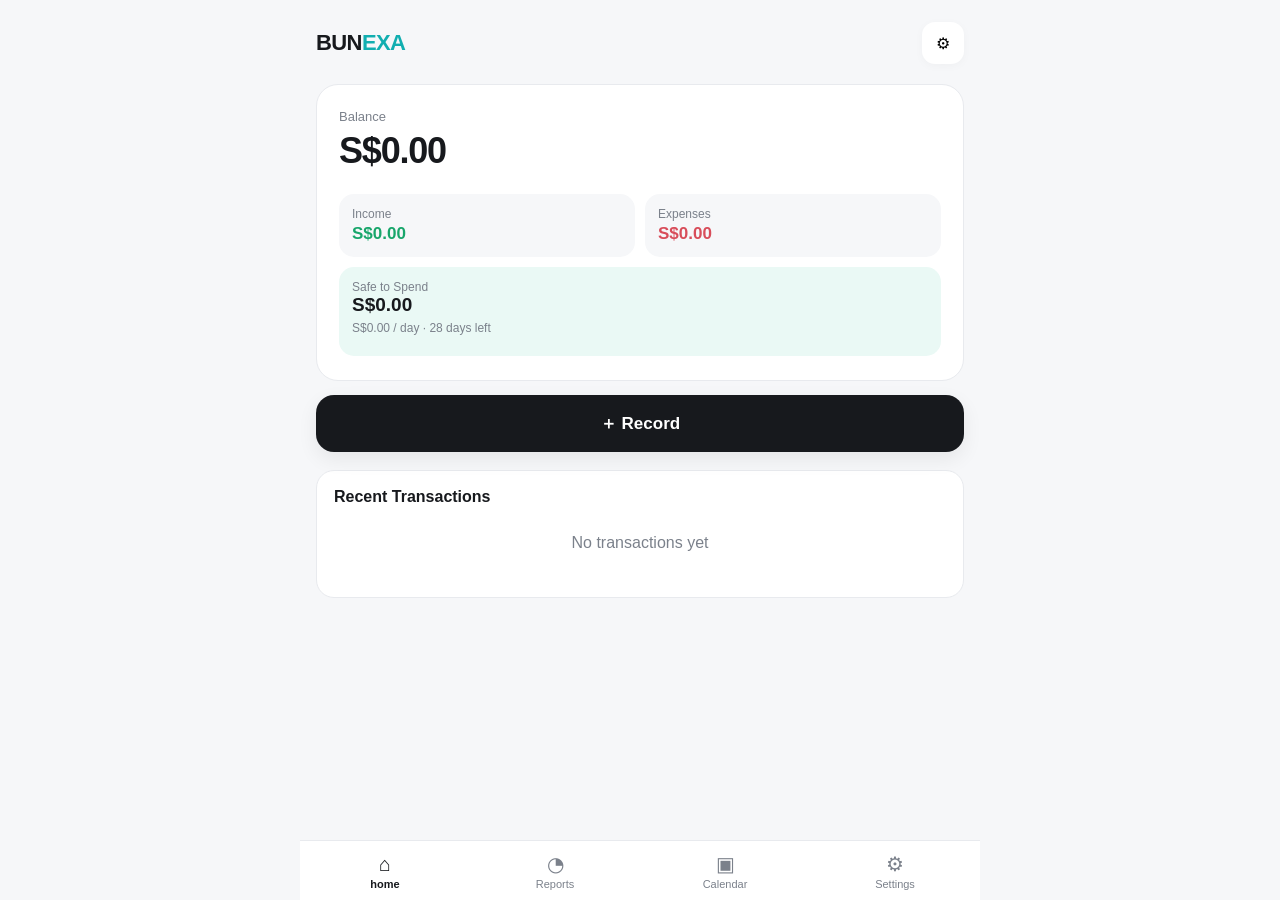
<file: index..html>
<!doctype html><html lang="en"><head><meta charset="utf-8"><meta name="viewport" content="width=device-width,initial-scale=1,viewport-fit=cover"><meta name="theme-color" content="#ffffff"><title>BUNEXA — Money Butler · Final</title><style>
:root{--bg:#f6f7f9;--card:#fff;--text:#17191d;--muted:#7b818b;--line:#e8eaee;--accent:#11aeb0;--danger:#d84d5a;--green:#18a66b}*{box-sizing:border-box}body{margin:0;background:var(--bg);color:var(--text);font-family:Inter,-apple-system,BlinkMacSystemFont,"Segoe UI",sans-serif;-webkit-tap-highlight-color:transparent}button,input,select{font:inherit}button{cursor:pointer;touch-action:manipulation;-webkit-appearance:none;appearance:none;pointer-events:auto;position:relative;z-index:1}#app{max-width:680px;margin:auto;padding:18px 16px 96px}.page{display:none}.page.active{display:block}header{display:flex;align-items:center;justify-content:space-between;margin:4px 0 20px}.logo{font-size:22px;font-weight:800;letter-spacing:-.6px}.logo span{color:var(--accent)}.icon-btn{border:0;background:var(--card);width:42px;height:42px;border-radius:13px;box-shadow:0 2px 10px #00000008}.hero{background:var(--card);border:1px solid var(--line);border-radius:22px;padding:24px 22px;margin-bottom:12px}.eyebrow{font-size:13px;color:var(--muted);margin-bottom:6px}.balance{font-size:36px;font-weight:800;letter-spacing:-1.2px}.stats{display:grid;grid-template-columns:1fr 1fr;gap:10px;margin-top:22px}.stat{background:var(--bg);border-radius:15px;padding:13px}.stat b{display:block;font-size:17px;margin-top:3px}.green{color:var(--green)}.red{color:var(--danger)}.safe{margin-top:10px;background:#eaf9f5;border-radius:15px;padding:13px}.safe b{font-size:19px}.record-btn{width:100%;border:0;background:var(--text);color:#fff;border-radius:18px;padding:17px;font-weight:750;font-size:17px;margin:2px 0 18px;box-shadow:0 7px 20px #00000012}.section-title{font-weight:750;font-size:16px}.card{background:var(--card);border:1px solid var(--line);border-radius:18px;padding:17px;margin-bottom:12px}.row{display:flex;justify-content:space-between;align-items:center;gap:10px}.small{font-size:12px;color:var(--muted)}.tx{display:flex;cursor:pointer;touch-action:manipulation;align-items:center;gap:11px;padding:13px 0;border-bottom:1px solid var(--line)}.tx:last-child{border-bottom:0}.tx-icon{width:38px;height:38px;border-radius:12px;background:var(--bg);display:grid;place-items:center}.tx-main{flex:1;min-width:0}.tx-main b{display:block;white-space:nowrap;overflow:hidden;text-overflow:ellipsis}.amount{font-weight:750}.amount.expense{color:var(--danger)}.amount.income{color:var(--green)}.nav{position:fixed;pointer-events:auto;bottom:0;left:0;right:0;background:#ffffffee;backdrop-filter:blur(14px);border-top:1px solid var(--line);display:grid;grid-template-columns:repeat(4,1fr);max-width:680px;margin:auto;z-index:20;padding-bottom:env(safe-area-inset-bottom)}.nav button{border:0;background:transparent;padding:11px 4px 10px;color:var(--muted);font-size:11px}.nav button.active{color:var(--text);font-weight:750}.nav-icon{display:block;font-size:20px;margin-bottom:2px}.page-title{font-size:25px;font-weight:800;margin:5px 0 18px}.filter{display:flex;gap:8px}.btn{border:1px solid var(--line);background:var(--card);border-radius:12px;padding:10px 13px;color:var(--text)}.btn.primary{background:var(--text);color:#fff;border-color:var(--text)}.btn.active{background:var(--text);color:#fff}.btn.danger{color:var(--danger)}.summary{display:grid;grid-template-columns:1fr 1fr;gap:10px}.summary .card{margin:0}.donut{width:180px;height:180px;border-radius:50%;margin:18px auto;display:grid;place-items:center;background:conic-gradient(var(--accent) 0 35%,#64748b 35% 55%,#f59e0b 55% 72%,#a78bfa 72% 84%,#d1d5db 84% 100%);position:relative}.donut:after{content:"";position:absolute;width:108px;height:108px;background:var(--card);border-radius:50%}.donut span{position:relative;z-index:1;font-weight:800;text-align:center}.bar{margin:13px 0}.bar-top{display:flex;justify-content:space-between;font-size:13px}.track{height:7px;background:var(--bg);border-radius:10px;overflow:hidden;margin-top:6px}.track i{display:block;height:100%;background:var(--accent);border-radius:10px}.calendar-head{display:flex;justify-content:space-between;align-items:center;margin-bottom:13px}.calendar-head button{width:40px;height:40px;border:1px solid var(--line);background:var(--card);border-radius:12px}.cal{display:grid;grid-template-columns:repeat(7,1fr);gap:5px}.dow{text-align:center;font-size:11px;color:var(--muted);padding:4px}.day{min-height:52px;border:1px solid var(--line);background:var(--card);border-radius:11px;padding:6px;text-align:left}.day.muted{opacity:.35}.day.selected{outline:2px solid var(--accent)}.day strong{font-size:12px}.day .spend{display:block;color:var(--danger);font-size:10px;margin-top:5px;white-space:nowrap;overflow:hidden}.field{margin-bottom:14px}.field label{display:block;font-size:13px;color:var(--muted);margin-bottom:7px}.field input,.field select{width:100%;border:1px solid var(--line);background:var(--card);color:var(--text);border-radius:13px;padding:13px;outline:none}.field input:focus,.field select:focus{border-color:var(--accent)}.big-amount{font-size:30px!important;font-weight:800;text-align:center;padding:17px!important}.type-switch{display:grid;grid-template-columns:1fr 1fr;gap:8px}.actions{display:flex;gap:8px;margin-top:18px}.actions .btn{flex:1}.modal-bg{position:fixed;inset:0;background:#0007;display:none;align-items:flex-end;z-index:1000;pointer-events:none}.modal-bg.show{display:flex;pointer-events:auto}.modal{width:100%;pointer-events:auto;max-width:680px;margin:auto auto 0;background:var(--card);border-radius:24px 24px 0 0;padding:20px 18px calc(20px + env(safe-area-inset-bottom));max-height:90vh;overflow:auto;position:relative}.close{position:absolute;right:16px;top:14px;border:0;background:var(--bg);width:36px;height:36px;border-radius:11px;font-size:22px}.auto{border:1px solid var(--line);background:var(--bg);border-radius:12px;padding:11px 13px;font-size:13px;margin-top:-3px;margin-bottom:14px}.empty{text-align:center;color:var(--muted);padding:28px 10px}.setting{display:flex;align-items:center;justify-content:space-between;padding:14px 0;border-bottom:1px solid var(--line)}.setting:last-child{border-bottom:0}.dark{--bg:#101214;--card:#191c20;--text:#f4f5f7;--muted:#9aa1ab;--line:#292e35;color-scheme:dark}.dark .nav{background:#191c20ee}.dark input,.dark select{color-scheme:dark}.dark .modal{color:var(--text)}.dark .safe{background:#17352f}.dark .record-btn,.dark .btn.primary,.dark .btn.active{background:#f4f5f7;color:#101214;border-color:#f4f5f7}.dark .icon-btn,.dark .close{color:var(--text)}.toast{position:fixed;left:50%;bottom:82px;transform:translateX(-50%);background:var(--text);color:var(--card);padding:10px 15px;border-radius:12px;font-size:13px;z-index:80;opacity:0;pointer-events:none;transition:.2s}.toast.show{opacity:1}
.field:first-child input#smartInput{font-size:17px;font-weight:650;padding:15px}.record-btn{min-height:56px;transition:transform .12s ease,box-shadow .12s ease}.record-btn:active{transform:scale(.985);box-shadow:0 3px 12px #00000010}.btn,.record-btn,.icon-btn,.day,.nav button{user-select:none;-webkit-user-select:none;-webkit-touch-callout:none}.btn:focus-visible,.record-btn:focus-visible,.icon-btn:focus-visible,.day:focus-visible,.nav button:focus-visible,input:focus-visible,select:focus-visible{outline:3px solid #11aeb055;outline-offset:2px}
</style></head><body><main id="app">
<section class="page active" id="home"><header><div class="logo">BUN<span>EXA</span></div><button class="icon-btn" type="button" data-page="settings">⚙</button></header><div class="hero"><div class="eyebrow" data-i18n="balance">Balance</div><div class="balance" id="balance">$0.00</div><div class="stats"><div class="stat"><div class="small" data-i18n="income">Income</div><b class="green" id="income">$0.00</b></div><div class="stat"><div class="small" data-i18n="expenses">Expenses</div><b class="red" id="expenses">$0.00</b></div></div><div class="safe"><div class="small" data-i18n="safe">Safe to Spend</div><b id="safe">$0.00</b><div id="safeDaily" class="small" style="margin-top:5px"></div><div id="moneyStatus" class="small" style="margin-top:8px"></div></div></div><button class="record-btn" type="button" data-action="record">＋ <span data-i18n="record">Record</span></button><div class="card"><div class="section-title" data-i18n="recent">Recent Transactions</div><div id="recent"></div></div></section>
<section class="page" id="reports"><div class="page-title" data-i18n="reports">Reports</div><div class="filter"><button class="btn active" type="button" data-period="month" data-i18n="thisMonth">This Month</button><button class="btn" type="button" data-period="all" data-i18n="allTime">All Time</button></div><div class="summary" style="margin-top:12px"><div class="card"><div class="small" data-i18n="income">Income</div><b id="rIncome">$0.00</b></div><div class="card"><div class="small" data-i18n="expenses">Expenses</div><b id="rExpenses">$0.00</b></div></div><div class="card" style="margin-top:12px"><div class="section-title" data-i18n="spending">Spending</div><div class="donut" id="donut"><span id="donutText">$0.00</span></div><div id="breakdown"></div></div><div class="card"><div class="section-title" data-i18n="insight">Insight</div><p id="insight" class="small" style="line-height:1.6"></p></div></section>
<section class="page" id="calendar"><div class="page-title" data-i18n="calendar">Calendar</div><div class="card"><div class="calendar-head"><button type="button" data-action="prev">‹</button><strong id="monthTitle"></strong><button type="button" data-action="next">›</button></div><div class="cal" id="cal"></div></div><div class="card"><div class="section-title" id="selectedTitle"></div><div id="selectedList"></div></div></section>
<section class="page" id="settings"><div class="page-title" data-i18n="settings">Settings</div><div class="card"><div class="setting"><span data-i18n="currency">Currency</span><select id="currency" style="width:110px;padding:8px;border-radius:10px;border:1px solid var(--line);background:var(--card);color:var(--text)"><option>SGD</option><option>MYR</option></select></div><div class="setting"><span data-i18n="regular">Monthly Income</span><input id="regular" type="number" inputmode="decimal" style="width:120px;padding:8px;border:1px solid var(--line);border-radius:10px;background:var(--card);color:var(--text)" placeholder="0"></div><div class="setting"><span data-i18n="fixed">Fixed Monthly Expenses</span><input id="fixed" type="number" inputmode="decimal" style="width:120px;padding:8px;border:1px solid var(--line);border-radius:10px;background:var(--card);color:var(--text)" placeholder="0"></div><div class="setting"><span data-i18n="language">Language</span><button class="btn" type="button" data-action="language" id="language">中文</button></div><div class="setting"><span data-i18n="theme">Appearance</span><button class="btn" type="button" data-action="theme" id="theme">☀ Light</button></div><div class="setting"><span>Merchant Memory</span><button class="btn" type="button" data-action="memory">Reset</button></div><div class="setting"><span data-i18n="clearData">Clear Data</span><button class="btn danger" type="button" data-action="clear" id="clearDataBtn">Clear</button></div></div></section>
</main><nav class="nav"><button type="button" class="active" data-page="home"><span class="nav-icon">⌂</span><span data-i18n="home">Home</span></button><button type="button" data-page="reports"><span class="nav-icon">◔</span><span data-i18n="reports">Reports</span></button><button type="button" data-page="calendar"><span class="nav-icon">▣</span><span data-i18n="calendar">Calendar</span></button><button type="button" data-page="settings"><span class="nav-icon">⚙</span><span data-i18n="settings">Settings</span></button></nav><div class="modal-bg" id="modalBg"><div class="modal"><button class="close" type="button" data-action="close">×</button><h3 id="modalTitle" style="margin:3px 45px 18px 0"></h3><div id="modalBody"></div></div></div><div class="toast" id="toast"></div>
<script>
const KEY='bunexa_v6';let data;try{data=JSON.parse(localStorage.getItem(KEY)||'null')}catch(e){data=null}data=data||{tx:[],currency:'SGD',regular:0,fixed:0,lang:'en',dark:false,merchantMemory:{}};if(!Array.isArray(data.tx))data.tx=[];if(!data.merchantMemory||typeof data.merchantMemory!=='object')data.merchantMemory={};let calDate=new Date(),selectedDate=new Date(),period='month',editing=null;
const I={en:{balance:'Balance',income:'Income',expenses:'Expenses',safe:'Safe to Spend',record:'Record',recent:'Recent Transactions',reports:'Reports',thisMonth:'This Month',allTime:'All Time',spending:'Spending',insight:'Insight',calendar:'Calendar',settings:'Settings',currency:'Currency',regular:'Monthly Income',fixed:'Fixed Monthly Expenses',language:'Language',theme:'Appearance',clearData:'Clear Data',smart:'Quick entry',empty:'No transactions yet',expense:'Expense',transactionIncome:'Income',amount:'Amount',what:'What?',category:'Category',date:'Date',auto:'Auto',category:'Category',save:'Save',cancel:'Cancel',delete:'Delete',edit:'Edit',saved:'Saved',deleted:'Deleted',invalid:'Enter an amount and description.',choose:'Choose category',today:'Today',noSpending:'No spending yet.',top:'Top spending',more:'more',clearConfirm:'Clear all BUNEXA data on this device?',cleared:'All data cleared',insightNone:'Record a few expenses and BUNEXA will show a simple insight here.',up:'more than last month',down:'less than last month'},zh:{balance:'余额',income:'收入',expenses:'支出',safe:'可安全消费',record:'记录',recent:'最近记录',reports:'报表',thisMonth:'本月',allTime:'全部',spending:'支出',insight:'分析',calendar:'日历',settings:'设置',currency:'货币',regular:'每月收入',fixed:'每月固定支出',language:'语言',theme:'外观',clearData:'清除数据',smart:'快速输入',empty:'还没有记录',expense:'支出',transactionIncome:'收入',amount:'金额',what:'花了什么？',category:'分类',date:'日期',auto:'自动识别',category:'分类',save:'保存',cancel:'取消',delete:'删除',edit:'编辑',saved:'已保存',deleted:'已删除',invalid:'请输入金额和内容。',choose:'选择分类',today:'今天',noSpending:'还没有支出。',top:'最高支出',more:'更多',clearConfirm:'确定清除这台设备上的全部 BUNEXA 数据吗？',cleared:'所有数据已清除',insightNone:'记录几笔支出后，BUNEXA 会在这里给你简单分析。',up:'比上月多',down:'比上月少'}};
const C=['Dining','Transport','Groceries','Online Food Delivery','Online Shopping','Digital Entertainment','Beauty & Wellness','Pets','Luxury Goods','Clothing & Fashion','Automobile','Cruise & Holiday','Travel','Bills','Gifts','Household & Daily','Shopping','Other'];
const KW={"Dining":"mee|noodle|noodles|mee goreng|mee siam|mee rebus|mee pok|mee kia|wantan mee|ban mian|nasi|nasi goreng|nasi lemak|chicken rice|fried rice|rice bowl|roti prata|roti canai|kopi|coffee|cafe|espresso|latte|cappuccino|restaurant|hawker|food court|bakery|pizza|burger|mcdonalds|mcd|kfc|burger king|subway|wendys|five guys|shake shack|jollibee|popeyes|texas chicken|mos burger|ya kun|toast box|killiney|old chang kee|starbucks|coffee bean|gong cha|koi|liho|chicha|chagee|heytea|mixue|bubble tea|milk tea|milktea|boba|hotpot|steamboat|sushi|ramen|udon|dim sum|dessert|ice cream|gelato|咖啡|kopitiam|茶室|餐厅|饭|面|火锅|烧烤|寿司|拉面|点心|甜品|冰淇淋|奶茶|珍珠奶茶","Transport":"grab(?!food)|gojek|comfort|comfortdelgro|cdg zig|taxi|cab|tada|ryde|trans-cab|silvercab|smrt|bus|mrt|train|simplygo|ez-link|ezlink|parking|carpark|parking.sg|erp|season parking|petrol|fuel|shell|esso|exxon|caltex|spc|petrol station|交通|地铁|巴士|火车|德士|出租车|停车|油费|汽油|柴油","Groceries":"rice|brown rice|white rice|jasmine rice|basmati rice|instant noodle|instant noodles|cup noodle|mee goreng paste|flour|sugar|salt|cooking oil|soy sauce|milk|cheese|yogurt|yoghurt|fairprice|ntuc|cold storage|giant|sheng siong|prime supermarket|don don donki|donki|meidi-ya|jasons|market place|marketplace|redmart|mustafa|supermarket|grocer|grocery|groceries|fruit|fruits|vegetable|vegetables|meat|beef|pork|chicken|seafood|egg|eggs|milk|bread|rice|cereal|oat|oats|instant noodle|instant noodles|cup noodle|maggi|nissin|mamee|indomie|myojo|nongshim|samyang|shin ramyun|chips|potato chips|snack|snacks|biscuits|cookies|chocolate|candy|apple|banana|orange|grape|grapes|blueberry|strawberry|mango|watermelon|durian|水果|苹果|香蕉|橙|葡萄|草莓|蓝莓|芒果|西瓜|榴莲|蔬菜|肉|鸡肉|牛肉|猪肉|海鲜|鸡蛋|牛奶|面包|米|麦片|燕麦|泡面|方便面|薯片|零食|饼干|巧克力|糖果|超市|杂货","Online Food Delivery":"grabfood|foodpanda|deliveroo|oddle|food delivery|外卖|外送|送餐","Online Shopping":"tiktok shop|1688|shopee mall|lazada mall|shopee|lazada|amazon|amazon.sg|qoo10|temu|taobao|tmall|jd.com|jingdong|aliexpress|alibaba|shein|zalora|carousell|ebay|etsy|ezbuy|online shopping|e-commerce|ecommerce|网上购物|网购|电商","Digital Entertainment":"apple arcade|discord nitro|playstation plus|ps plus|xbox live|steam wallet|netflix|spotify|youtube premium|youtube music|disney\\+|disney plus|apple music|apple tv|apple tv\\+|prime video|amazon prime|max|hbo|paramount\\+|viu|iqiyi|wetv|tiktok|twitch|steam|epic games|playstation|ps store|xbox|nintendo|garena|genshin|mobile legends|valorant|roblox|game pass|gaming|游戏|娱乐|视频会员|音乐会员|流媒体","Beauty & Wellness":"cosrx|the ordinary|cerave|cetaphil|avene|bioderma|dr jart|romand|peripera|maybelline|loreal|dove|pantene|olaplex|watsons|guardian|sephora|sasa|unity pharmacy|olive young|innisfree|laneige|sk-ii|shiseido|estee lauder|clinique|kiehl|la mer|mac cosmetics|make up forever|nars|bobbi brown|fenty beauty|rare beauty|cosmetics|makeup|skincare|skin care|sunscreen|perfume|fragrance|beauty|wellness|spa|massage|facial|salon|haircut|barber|nail|manicure|pedicure|gym|fitness|supplement|vitamin|护肤|化妆|香水|美容|美甲|理发|按摩|健身|保健|维生素","Pets":"whiskas|royal canin|purina|pedigree|hills|hill\'s|pet carrier|pet bed|pet lovers|pets station|pet safari|petmart|petco|pets at home|cat food|dog food|pet food|pet treats|pet toy|pet toys|cat litter|kitty litter|dog treats|dog shampoo|pet shampoo|pet grooming|vet|veterinary|pet supplies|aquarium|fish food|betta|bird food|hamster food|rabbit food|猫粮|狗粮|宠物粮|宠物用品|猫砂|宠物零食|宠物玩具|宠物美容|兽医|鱼粮|鱼缸|仓鼠|兔粮","Luxury Goods":"\\blv\\b|louis vuitton|rolex|omega|patek philippe|audemars piguet|vacheron constantin|cartier|tiffany|bulgari|bvlgari|van cleef|vca|chopard|piaget|harry winston|graff|chanel|hermes|hermès|louis vuitton|gucci|prada|dior|fendi|celine|loewe|bottega veneta|burberry|saint laurent|ysl|balenciaga|givenchy|versace|valentino|moncler|rimowa|goyard|breguet|breitling|tag heuer|hublot|iwc|jaeger lecoultre|richard mille|劳力士|欧米茄|百达翡丽|爱彼|江诗丹顿|卡地亚|蒂芙尼|宝格丽|梵克雅宝|香奈儿|爱马仕|路易威登|古驰|普拉达|迪奥|芬迪|赛琳|博柏利|圣罗兰|巴黎世家|纪梵希|范思哲|华伦天奴","Clothing & Fashion":"underwear|briefs|boxers|boxer|panties|bra|bras|lingerie|underpants|底裤|内裤|裤衩|内衣|胸罩|文胸|uniqlo|zara|h\\&m|hm|cotton on|mango|cos|massimo dutti|pull\\&bear|bershka|stradivarius|topshop|river island|marks \\& spencer|m\\&s|next|gap|old navy|banana republic|j\\.crew|ralph lauren|polo ralph lauren|tommy hilfiger|calvin klein|levis|levi\\'s|lee|wrangler|nike|adidas|puma|reebok|new balance|asics|skechers|under armour|lululemon|on running|salomon|hoka|converse|vans|crocs|timberland|dr martens|foot locker|jd sports|decathlon|muji|love bonito|pomelo|pedro|charles \\& keith|michael kors|coach|kate spade|clothing|apparel|shirt|t-shirt|jeans|pants|dress|jacket|shoes|sneakers|bag|handbag|衣服|衣物|服装|服饰|上衣|裤子|裙子|外套|鞋|鞋子|运动鞋|包|手袋","Automobile":"motorcycle|motorbike|scooter|yamaha|kawasaki|suzuki|ducati|vespa|bike servicing|motor insurance|toyota|honda|mazda|nissan|mitsubishi|subaru|hyundai|kia|volkswagen|vw|ford|chevrolet|volvo|bmw|mercedes|audi|lexus|infiniti|jaguar|land rover|range rover|porsche|ferrari|lamborghini|maserati|bentley|rolls royce|aston martin|tesla|byd|mg|ora|xpeng|nio|polestar|car|auto|automotive|workshop|mechanic|service centre|car servicing|tyre|tire|battery|car wash|car insurance|road tax|coe|汽车|轿车|车|修车|维修|保养|轮胎|电池|洗车|车险|路税","Cruise & Holiday":"royal caribbean|celebrity cruises|princess cruises|costa cruises|msc cruises|norwegian cruise line|ncl|disney cruise line|dream cruises|resorts world cruises|star cruises|cunard|cruise|cruises|邮轮|游轮|邮轮假期|游轮假期|度假村|度假","Travel":"hotel|hotels|marriott|hilton|hyatt|ihg|intercontinental|holiday inn|ritz carlton|four seasons|shangri-la|accor|novotel|ibis|airbnb|agoda|booking.com|expedia|trip.com|tripadvisor|skyscanner|klook|pelago|flight|airfare|scoot|singapore airlines|sia|jetstar|airasia|malaysia airlines|batik air|emirates|qatar airways|cathay pacific|travel|旅行|旅游|酒店|民宿|机票|航班|景点","Bills":"sp services|sp group|singtel|starhub|m1|simba|giga|circles\\.life|myrepublic|viewqwest|internet|wifi|mobile plan|phone bill|electricity|water bill|gas bill|utilities|bill|电费|水费|煤气费|电话费|网络|宽带|账单","Gifts":"birthday gift|wedding gift|baby gift|christmas gift|anniversary gift|gift set|贺礼|喜帖|满月礼|gift|gifts|present|presents|gift card|voucher|red packet|ang bao|hongbao|礼物|礼品|礼券|红包|人情","Household & Daily":"hand sanitizer|sanitizer|cotton bud|cotton buds|towel|laundry|cleaning supplies|household supplies|toothpaste|toothbrush|floss|mouthwash|shampoo|conditioner|body wash|soap|hand wash|detergent|laundry detergent|dish soap|tissue|toilet paper|paper towel|wet wipes|trash bag|garbage bag|cleaning|cleaner|bleach|sponge|air freshener|deodorant|razor|shaver|sanitary|pad|tampon|toiletries|household|home essentials|daily necessities|light bulb|battery|kitchenware|cookware|utensil|storage|hanger|日用品|生活用品|日常用品|牙膏|牙刷|牙线|漱口水|洗发水|护发素|沐浴露|肥皂|洗衣液|洗碗液|纸巾|厕纸|湿纸巾|垃圾袋|清洁|清洁剂|海绵|空气清新剂|剃须|卫生巾|厨房用品|厨具|收纳|衣架","Shopping":"takashimaya|ion orchard|vivo city|paragon|ngee ann city|bugis junction|bugis\\+|jem|westgate|causeway point|shopping mall|mall|department store|retail|shopping|购物中心|商场|百货|购物","Other":".*"};function tr(k){return I[data.lang]?.[k]||k}function save(){localStorage.setItem(KEY,JSON.stringify(data))}function money(n){return(data.currency==='MYR'?'RM ':'S$')+Number(n||0).toLocaleString(undefined,{minimumFractionDigits:2,maximumFractionDigits:2})}function dateKey(d){let x=new Date(d);return x.getFullYear()+'-'+String(x.getMonth()+1).padStart(2,'0')+'-'+String(x.getDate()).padStart(2,'0')}function esc(s){return String(s??'').replace(/[&<>"']/g,m=>({'&':'&amp;','<':'&lt;','>':'&gt;','"':'&quot;',"'":'&#39;'}[m]))}function label(c){let m={'Dining':['Dining','餐饮'],'Transport':['Transport','交通'],'Groceries':['Groceries','超市 / 食品'],'Online Food Delivery':['Online Food Delivery','外卖'],'Online Shopping':['Online Shopping','网购'],'Digital Entertainment':['Digital Entertainment','数字娱乐'],'Beauty & Wellness':['Beauty & Wellness','美容健康'],'Pets':['Pets','宠物'],'Luxury Goods':['Luxury Goods','奢侈品'],'Clothing & Fashion':['Clothing & Fashion','服饰'],'Automobile':['Automobile','汽车'],'Cruise & Holiday':['Cruise & Holiday','邮轮度假'],'Travel':['Travel','旅行'],'Bills':['Bills','账单'],'Gifts':['Gifts','礼物'],'Household & Daily':['Household & Daily','日用品'],'Shopping':['Shopping','购物'],'Other':['Other','其他'],'Income':['Income','收入']};return m[c]?.[data.lang==='zh'?1:0]||c}function icon(c){return{Dining:'🍜',Transport:'🚕',Groceries:'🛒','Online Food Delivery':'🛵','Online Shopping':'📦','Digital Entertainment':'🎧','Beauty & Wellness':'✨',Pets:'🐾','Luxury Goods':'💎','Clothing & Fashion':'👕',Automobile:'🚗','Cruise & Holiday':'🛳️',Travel:'✈️',Bills:'🧾',Gifts:'🎁','Household & Daily':'🧴',Shopping:'🛍️',Other:'•'}[c]||'•'}
function detect(s){
 s=String(s||'').toLowerCase().replace(/[’‘]/g,"'").replace(/\btee\b/g,'t-shirt').trim();
 const exact=[
  ['Clothing & Fashion',/\b(?:underwear|underpants|briefs|boxers?|panties|bras?|lingerie)\b|底裤|内裤|裤衩|内衣|胸罩|文胸/],
  ['Luxury Goods',/\b(?:lv|louis vuitton|rolex|cartier|chanel|hermes|hermès|gucci|prada|dior|fendi|celine|loewe|burberry|ysl|balenciaga)\b|路易威登|劳力士|卡地亚|香奈儿|爱马仕|古驰|普拉达|迪奥/],
  ['Groceries',/\b(?:rice|brown rice|white rice|jasmine rice|basmati rice|fruit|fruits|vegetable|vegetables|chips|snacks?|biscuits?|cookies?|cereal|oats?|milk|eggs?|bread|instant noodles?|cup noodles?|maggi|nissin|indomie|mamee|myojo|nongshim|samyang)\b|\b(?:nasi|nasi goreng|nasi lemak|chicken rice|fried rice)\b|米|水果|蔬菜|薯片|零食|饼干|燕麦|牛奶|鸡蛋|面包|泡面|方便面/],
  ['Dining',/\b(?:mee(?:\s+(?:goreng|siam|rebus|pok|kia))?|noodles?|kopi|coffee|cafe|restaurant|hawker|food court|bakery|pizza|burger|ramen|udon|sushi|roti prata|roti canai|hotpot|steamboat|dessert|ice cream|gelato|milk tea|bubble tea)\b|咖啡|餐厅|饭店|面|火锅|烧烤|寿司|拉面|点心|甜品|冰淇淋|奶茶/],
  ['Household & Daily',/\b(?:toothpaste|toothbrush|floss|mouthwash|shampoo|conditioner|body wash|soap|detergent|tissue|toilet paper|wet wipes|razor|sanitary pad|tampon|hand sanitizer)\b|牙膏|牙刷|牙线|漱口水|洗发水|护发素|沐浴露|肥皂|洗衣液|纸巾|厕纸|湿纸巾|卫生巾/],
  ['Online Food Delivery',/\b(?:grabfood|foodpanda|deliveroo|oddle)\b|外卖|外送|送餐/],
  ['Transport',/\b(?:grab(?!food)|gojek|comfortdelgro|cdg zig|taxi|cab|tada|ryde|smrt|mrt|bus|train|parking|erp|petrol|fuel|shell|esso|caltex|spc)\b|地铁|巴士|德士|停车|油费|汽油/],
  ['Online Shopping',/\b(?:shopee|lazada|amazon|qoo10|temu|taobao|tmall|aliexpress|shein|zalora|carousell|ebay|etsy|ezbuy|tiktok shop)\b|网购|电商/],
  ['Digital Entertainment',/\b(?:netflix|spotify|youtube premium|disney\+|prime video|apple music|apple tv|viu|iqiyi|wetv|steam|playstation|xbox|nintendo|garena|roblox)\b|视频会员|音乐会员|游戏/],
  ['Pets',/\b(?:whiskas|royal canin|purina|pedigree|pet lovers|pets station|cat food|dog food|pet food|cat litter|pet toy|aquarium|fish food|betta)\b|猫粮|狗粮|宠物粮|猫砂|宠物用品|鱼粮|鱼缸/],
  ['Automobile',/\b(?:toyota|honda|mazda|nissan|hyundai|kia|bmw|mercedes|audi|lexus|porsche|tesla|byd|volvo|car|motorcycle|scooter|car servicing|car insurance|road tax|coe)\b|汽车|修车|维修|保养|轮胎|车险|路税/],
  ['Beauty & Wellness',/\b(?:watsons|guardian|sephora|cosrx|cerave|cetaphil|shiseido|sk-ii|l'oreal|makeup|skincare|perfume|spa|massage|facial|salon|gym|fitness)\b|护肤|化妆|香水|美容|按摩|美甲|健身/],
  ['Cruise & Holiday',/\b(?:royal caribbean|celebrity cruises|princess cruises|costa cruises|msc cruises|ncl|disney cruise|dream cruises|resorts world cruises|cruise|cruises)\b|邮轮|游轮|邮轮假期|游轮假期/],
  ['Travel',/\b(?:marriott|hilton|hyatt|ihg|airbnb|agoda|booking\.com|expedia|trip\.com|klook|pelago|flight|airfare|scoot|singapore airlines|jetstar|airasia)\b|旅行|旅游|酒店|民宿|机票|航班/],
  ['Bills',/\b(?:singtel|starhub|m1|simba|giga|internet|wifi|mobile plan|electricity|water bill|gas bill|utilities)\b|电费|水费|电话费|网络|宽带|账单/],
  ['Gifts',/\b(?:birthday gift|wedding gift|baby gift|christmas gift|anniversary gift|gift|present|gift card|voucher|red packet|ang bao)\b|礼物|礼品|礼券|红包|人情/]
 ];
 for(const [c,re] of exact) if(re.test(s)) return c;
 const priority=['Household & Daily','Pets','Luxury Goods','Clothing & Fashion','Automobile','Digital Entertainment','Online Food Delivery','Online Shopping','Cruise & Holiday','Beauty & Wellness','Gifts','Dining','Transport','Groceries','Travel','Bills','Shopping'];
 for(const c of priority){if(new RegExp(KW[c],'i').test(s))return c} return 'Other'
}
function totals(items){let inc=0,exp=0;items.forEach(x=>x.type==='income'?inc+=+x.amount:exp+=+x.amount);return{inc,exp}}function txSorted(){return [...data.tx].sort((a,b)=>String(b.date).localeCompare(String(a.date))||b.id-a.id)}
let undoItem=null,undoTimer=null;
function toast(msg,undo=false){
  let t=document.getElementById('toast');
  t.innerHTML=undo?`${esc(msg)} <button type="button" id="undoBtn" style="margin-left:8px;border:0;background:transparent;color:inherit;font-weight:800;text-decoration:underline;cursor:pointer">Undo</button>`:esc(msg);
  t.classList.add('show');
  clearTimeout(undoTimer);
  undoTimer=setTimeout(()=>t.classList.remove('show'),undo?3500:1300);
  if(undo)document.getElementById('undoBtn')?.addEventListener('click',undoDelete,{once:true});
}
function undoDelete(){
  if(!undoItem)return;
  data.tx.splice(undoItem.index,0,undoItem.item);save();undoItem=null;renderAll();toast(data.lang==='zh'?'已恢复':'Restored');
}
function smartParse(text){
  text=String(text||'').trim();
  if(!text)return {amount:'',description:''};

  const cleanAmount=v=>String(v).replace(/,/g,'');
  const moneyAtStart=/^(?:S\$|\$|RM|MYR)?\s*(\d+(?:[.,]\d{1,2})?)\s+(.+)$/i;
  const moneyAtEnd=/^(.+?)\s+(?:S\$|\$|RM|MYR)?\s*(\d+(?:[.,]\d{1,2})?)$/i;
  const currency=/^(?:S\$|\$|RM|MYR)\s*(\d+(?:[.,]\d{1,2})?)\s+(.+)$/i;
  let m=text.match(currency);
  if(m)return {amount:cleanAmount(m[1]).replace(',','.'),description:m[2].trim()};
  m=text.match(moneyAtStart);
  if(m)return {amount:cleanAmount(m[1]).replace(',','.'),description:m[2].trim()};
  m=text.match(moneyAtEnd);
  if(m)return {amount:cleanAmount(m[2]).replace(',','.'),description:m[1].trim()};

  // Also understand compact entries such as "kopi 8.5" or "8.5kopi".
  const compact=/^(.+?)[, ]+(\d+(?:\.\d{1,2})?)$/i.exec(text);
  if(compact)return {amount:compact[2],description:compact[1].trim()};
  const attached=/^(\d+(?:\.\d{1,2})?)([a-zA-Z][a-zA-Z &.'-]+)$/i.exec(text);
  if(attached)return {amount:attached[1],description:attached[2].trim()};

  return {amount:'',description:text};
}
function setSmartFromInput(){
  const q=document.getElementById('smartInput'); if(!q)return;
  const p=smartParse(q.value);
  if(p.amount){document.getElementById('txAmount').value=p.amount;} if(p.description){document.getElementById('txDescription').value=p.description;refreshDetect();}
}
function openRecord(index=null){
  editing=index;
  let x=index==null?{type:'expense',amount:'',description:'',category:'Other',date:dateKey(new Date())}:data.tx[index];
  document.getElementById('modalTitle').textContent=index==null?tr('record'):tr('edit');
  document.getElementById('modalBody').innerHTML=`
    <div class="field"><label>${tr('smart')}</label><input id="smartInput" autocomplete="off" inputmode="text" placeholder="${data.lang==='zh'?'例如：8.50 kopi / Grab 12':'e.g. 8.50 kopi / Grab 12'}" value=""></div>
    <div class="field"><label>${tr('amount')}</label><input class="big-amount" id="txAmount" type="number" min="0" step="0.01" inputmode="decimal" value="${esc(x.amount)}" placeholder="0.00"></div>
    <div class="field"><label>${tr('what')}</label><input id="txDescription" autocomplete="off" value="${esc(x.description)}" placeholder="${data.lang==='zh'?'例如：kopi / Grab / FairPrice':'e.g. kopi / Grab / FairPrice'}"></div>
    <div class="auto" id="autoBox">${tr('auto')}: <b>${esc(label(x.category))}</b></div><div class="field"><label>${tr('category')}</label><select id="txCategory"><option value="Dining">${label('Dining')}</option><option value="Transport">${label('Transport')}</option><option value="Groceries">${label('Groceries')}</option><option value="Online Food Delivery">${label('Online Food Delivery')}</option><option value="Online Shopping">${label('Online Shopping')}</option><option value="Digital Entertainment">${label('Digital Entertainment')}</option><option value="Beauty & Wellness">${label('Beauty & Wellness')}</option><option value="Pets">${label('Pets')}</option><option value="Luxury Goods">${label('Luxury Goods')}</option><option value="Clothing & Fashion">${label('Clothing & Fashion')}</option><option value="Automobile">${label('Automobile')}</option><option value="Cruise & Holiday">${label('Cruise & Holiday')}</option><option value="Travel">${label('Travel')}</option><option value="Bills">${label('Bills')}</option><option value="Gifts">${label('Gifts')}</option><option value="Household & Daily">${label('Household & Daily')}</option><option value="Shopping">${label('Shopping')}</option><option value="Other">${label('Other')}</option></select></div>
    <div class="type-switch"><button class="btn ${x.type==='expense'?'active':''}" type="button" data-action="type" data-type="expense">− ${tr('expense')}</button><button class="btn ${x.type==='income'?'active':''}" type="button" data-action="type" data-type="income">＋ ${tr('transactionIncome')}</button></div>
    <input type="hidden" id="txType" value="${x.type}">
    <div class="field" style="margin-top:14px"><label>${tr('date')}</label><input id="txDate" type="date" value="${x.date}"></div>
    <div class="actions"><button class="btn primary" type="button" data-action="save">${tr('save')}</button>${index!=null?`<button class="btn danger" type="button" data-action="delete">${tr('delete')}</button>`:''}<button class="btn" type="button" data-action="close">${tr('cancel')}</button></div>`;
  document.getElementById('modalBg').classList.add('show');
  const catSelect=document.getElementById('txCategory'); if(catSelect)catSelect.dataset.manual='';

  setTimeout(()=>{const q=document.getElementById('smartInput'); if(index==null)q?.focus(); else document.getElementById('txAmount')?.focus();},80);
  refreshDetect();
}
function refreshDetect(){let d=document.getElementById('txDescription')?.value||'',type=document.getElementById('txType')?.value||'expense',c=type==='income'?'Income':(learnedCategory(d)||detect(d));let n=document.getElementById('autoBox');if(n)n.innerHTML=`${tr('auto')}: <b>${esc(label(c))}</b>`;let s=document.getElementById('txCategory');if(s&&!s.dataset.manual)s.value=c}
function merchantKey(s){
  return String(s||'').toLowerCase().replace(/[’‘]/g,"'").replace(/[^a-z0-9\u4e00-\u9fff ]+/g,' ').replace(/\s+/g,' ').trim();
}
function learnMerchant(description,category){
  const k=merchantKey(description);
  if(!k||!category||category==='Other')return;
  data.merchantMemory=data.merchantMemory||{};
  data.merchantMemory[k]={category,updated:Date.now()};
}
function learnedCategory(description){
  const k=merchantKey(description);
  const m=data.merchantMemory?.[k];
  return m?.category||null;
}
function resetMerchantMemory(){
  data.merchantMemory={};save();toast(data.lang==='zh'?'商家记忆已重置':'Merchant memory reset');renderAll();
}
function saveTx(){
  let amount=Number(document.getElementById('txAmount').value),
      description=document.getElementById('txDescription').value.trim(),
      type=document.getElementById('txType').value,
      date=document.getElementById('txDate').value;
  if(!amount||amount<=0||!description||!date){toast(tr('invalid'));return}
  let sel=document.getElementById('txCategory'),
      cat=type==='income'?'Income':(sel?.value||detect(description));
  if(editing==null){
    const duplicate=data.tx.some(x=>x.type===type&&Number(x.amount)===amount&&x.date===date&&x.description.toLowerCase()===description.toLowerCase());
    if(duplicate && !confirm(data.lang==='zh'?'发现一笔完全相同的记录，仍然添加吗？':'A matching transaction already exists. Add anyway?'))return;
  }
  let item={id:editing==null?Date.now()+Math.random():data.tx[editing].id,type,amount,description,category:cat,date};
  if(editing==null)data.tx.push(item);else data.tx[editing]=item;
  if(type==='expense')learnMerchant(description,cat);
  save();close();renderAll();toast(tr('saved'));
}
function close(){document.getElementById('modalBg').classList.remove('show');editing=null}function deleteTx(){
  if(editing==null)return;
  if(!confirm(data.lang==='zh'?'确定删除这笔记录吗？':'Delete this transaction?'))return;
  const item=data.tx[editing];
  undoItem={item,index:editing};
  data.tx.splice(editing,1);save();close();renderAll();toast(tr('deleted'),true);
}
function renderHome(){
  let t=totals(data.tx),balance=t.inc-t.exp,safe=(Number(data.regular)||t.inc)-Number(data.fixed||0)-t.exp;
  document.getElementById('balance').textContent=money(balance);
  document.getElementById('income').textContent=money(t.inc);
  document.getElementById('expenses').textContent=money(t.exp);
  const safeValue=Math.max(0,safe);
  document.getElementById('safe').textContent=money(safeValue);
  const now=new Date(),last=new Date(now.getFullYear(),now.getMonth()+1,0).getDate(),remaining=Math.max(1,last-now.getDate()+1);
  const daily=document.getElementById('safeDaily');
  if(daily)daily.textContent=data.lang==='zh'?`${money(safeValue/remaining)} / 天 · 剩余 ${remaining} 天`:`${money(safeValue/remaining)} / day · ${remaining} days left`;
  let r=txSorted().slice(0,6);document.getElementById('recent').innerHTML=r.length?r.map(x=>`<div class="tx" data-edit="${data.tx.indexOf(x)}"><div class="tx-icon">${x.type==='income'?'💰':icon(x.category)}</div><div class="tx-main"><b>${esc(x.description)}</b><div class="small">${label(x.category)} · ${x.date===dateKey(new Date())?tr('today'):x.date}</div></div><div class="amount ${x.type}">${x.type==='income'?'+':'−'}${money(x.amount)}</div></div>`).join(''):`<div class="empty">${tr('empty')}</div>`}
function renderReports(){let items=period==='month'?data.tx.filter(x=>String(x.date).slice(0,7)===dateKey(new Date()).slice(0,7)):data.tx;let t=totals(items);document.getElementById('rIncome').textContent=money(t.inc);document.getElementById('rExpenses').textContent=money(t.exp);let map={};items.filter(x=>x.type==='expense').forEach(x=>map[x.category]=(map[x.category]||0)+x.amount);let arr=Object.entries(map).sort((a,b)=>b[1]-a[1]);let totalExp=arr.reduce((a,[,v])=>a+v,0);let palette=['#11aeb0','#64748b','#f59e0b','#a78bfa','#ef6b73','#18a66b','#d97706'];let angle=0;let stops=arr.slice(0,7).map(([c,v],i)=>{let a=angle;angle+=totalExp?v/totalExp*360:0;return `${palette[i%palette.length]} ${a}deg ${angle}deg`}).join(',');document.getElementById('donut').style.background=stops?`conic-gradient(${stops})`:'conic-gradient(var(--bg) 0 360deg)';document.getElementById('donutText').innerHTML=money(t.exp)+'<br><span class="small">'+tr('expenses')+'</span>';let max=arr[0]?.[1]||1;document.getElementById('breakdown').innerHTML=arr.length?arr.slice(0,7).map(([c,v])=>`<div class="bar"><div class="bar-top"><span>${icon(c)} ${label(c)}</span><b>${money(v)}</b></div><div class="track"><i style="width:${v/max*100}%"></i></div></div>`).join(''):`<div class="empty">${tr('noSpending')}</div>`;document.getElementById('insight').textContent=arr.length?`${tr('top')}: ${label(arr[0][0])} · ${money(arr[0][1])}`:tr('insightNone');document.querySelectorAll('[data-period]').forEach(b=>b.classList.toggle('active',b.dataset.period===period))}
function renderCalendar(){let y=calDate.getFullYear(),m=calDate.getMonth();document.getElementById('monthTitle').textContent=new Date(y,m,1).toLocaleDateString(data.lang==='zh'?'zh-CN':'en-SG',{month:'long',year:'numeric'});let first=new Date(y,m,1).getDay(),days=new Date(y,m+1,0).getDate(),html=['Sun','Mon','Tue','Wed','Thu','Fri','Sat'].map((x,i)=>`<div class="dow">${data.lang==='zh'?['日','一','二','三','四','五','六'][i]:x}</div>`).join('');for(let i=0;i<first;i++)html+=`<div></div>`;for(let d=1;d<=days;d++){let k=dateKey(new Date(y,m,d)),sum=data.tx.filter(x=>x.date===k&&x.type==='expense').reduce((a,x)=>a+Number(x.amount),0);html+=`<button class="day ${k===dateKey(selectedDate)?'selected':''}" type="button" data-day="${k}"><strong>${d}</strong>${sum?`<span class="spend">−${money(sum)}</span>`:''}</button>`}document.getElementById('cal').innerHTML=html;renderSelected()}
function renderSelected(){let k=dateKey(selectedDate),items=data.tx.filter(x=>x.date===k);document.getElementById('selectedTitle').textContent=new Date(k+'T00:00:00').toLocaleDateString(data.lang==='zh'?'zh-CN':'en-SG',{month:'long',day:'numeric',year:'numeric'});document.getElementById('selectedList').innerHTML=items.length?items.map(x=>`<div class="tx" data-edit="${data.tx.indexOf(x)}"><div class="tx-icon">${x.type==='income'?'💰':icon(x.category)}</div><div class="tx-main"><b>${esc(x.description)}</b><div class="small">${label(x.category)}</div></div><div class="amount ${x.type}">${x.type==='income'?'+':'−'}${money(x.amount)}</div></div>`).join(''):`<div class="empty">${tr('empty')}</div>`}
function renderSettings(){document.getElementById('currency').value=data.currency;document.getElementById('regular').value=data.regular||'';document.getElementById('fixed').value=data.fixed||'';document.getElementById('language').textContent=data.lang==='en'?'中文':'English';document.getElementById('theme').textContent=data.dark?(data.lang==='zh'?'☀ 浅色':'☀ Light'):(data.lang==='zh'?'🌙 深色':'🌙 Dark');document.documentElement.classList.toggle('dark',data.dark);document.body.classList.toggle('dark',data.dark);document.querySelector('meta[name=theme-color]')?.setAttribute('content',data.dark?'#101214':'#ffffff')}function renderText(){document.querySelectorAll('[data-i18n]').forEach(e=>e.textContent=tr(e.dataset.i18n));document.documentElement.lang=data.lang==='zh'?'zh':'en'}function renderAll(){renderText();renderHome();renderReports();renderCalendar();renderSettings()}function go(p){document.querySelectorAll('.page').forEach(x=>x.classList.toggle('active',x.id===p));document.querySelectorAll('.nav button').forEach(x=>x.classList.toggle('active',x.dataset.page===p));if(p==='calendar')renderCalendar();if(p==='reports')renderReports()}

document.addEventListener('click',e=>{if(e.target.closest('.modal') && !e.target.closest('[data-action]'))return;let p=e.target.closest('[data-page]');if(p){go(p.dataset.page);return}let edit=e.target.closest('[data-edit]');if(edit){openRecord(Number(edit.dataset.edit));return}let day=e.target.closest('[data-day]');if(day){selectedDate=new Date(day.dataset.day+'T00:00:00');renderCalendar();return}let per=e.target.closest('[data-period]');if(per){period=per.dataset.period;renderReports();return}let a=e.target.closest('[data-action]');if(!a)return;switch(a.dataset.action){case'record':openRecord();break;case'close':close();break;case'save':saveTx();break;case'delete':deleteTx();break;case'type':document.getElementById('txType').value=a.dataset.type;document.querySelectorAll('[data-action="type"]').forEach(x=>x.classList.toggle('active',x.dataset.type===a.dataset.type));refreshDetect();break;case'prev':calDate=new Date(calDate.getFullYear(),calDate.getMonth()-1,1);renderCalendar();break;case'next':calDate=new Date(calDate.getFullYear(),calDate.getMonth()+1,1);renderCalendar();break;case'language':data.lang=data.lang==='en'?'zh':'en';save();renderAll();break;case'theme':data.dark=!data.dark;save();renderSettings();break;case'memory':resetMerchantMemory();break;
case'clear':
  if(confirm(tr('clearConfirm'))){
    const keep={currency:data.currency||'SGD',lang:data.lang||'en',dark:!!data.dark};
    data={tx:[],goals:[],currency:keep.currency,regular:0,fixed:0,lang:keep.lang,dark:keep.dark,merchantMemory:{}};
    try{localStorage.removeItem(KEY);localStorage.setItem(KEY,JSON.stringify(data));}catch(err){}
    editing=null;
    document.getElementById('modalBg')?.classList.remove('show');
    renderAll();
    toast(tr('cleared'));
  }
  break;}});
document.addEventListener('input',e=>{if(e.target.id==='txDescription')refreshDetect();if(e.target.id==='txCategory')e.target.dataset.manual='1';if(e.target.id==='smartInput')setSmartFromInput();if(e.target.id==='regular'||e.target.id==='fixed'){data[e.target.id]=Number(e.target.value)||0;save();renderHome()}});document.getElementById('currency').addEventListener('change',e=>{data.currency=e.target.value;save();renderAll()});document.getElementById('clearDataBtn')?.addEventListener('click',()=>{
  if(confirm(tr('clearConfirm'))){
    const keep={currency:data.currency||'SGD',lang:data.lang||'en',dark:!!data.dark};
    data={tx:[],goals:[],currency:keep.currency,regular:0,fixed:0,lang:keep.lang,dark:keep.dark,merchantMemory:{}};
    try{localStorage.removeItem(KEY);localStorage.setItem(KEY,JSON.stringify(data));}catch(err){}
    renderAll();toast(tr('cleared'));
  }
});document.addEventListener('keydown',e=>{if(e.key==='Enter'&&document.getElementById('modalBg').classList.contains('show')){if(e.target.id==='smartInput'){setSmartFromInput();if(document.getElementById('txAmount').value&&document.getElementById('txDescription').value)saveTx();}else if(e.target.id==='txDescription'||e.target.id==='txAmount')saveTx();}});document.getElementById('modalBg').addEventListener('click',e=>{if(e.target.id==='modalBg')close()});renderAll();
</script></body></html>
</file>
